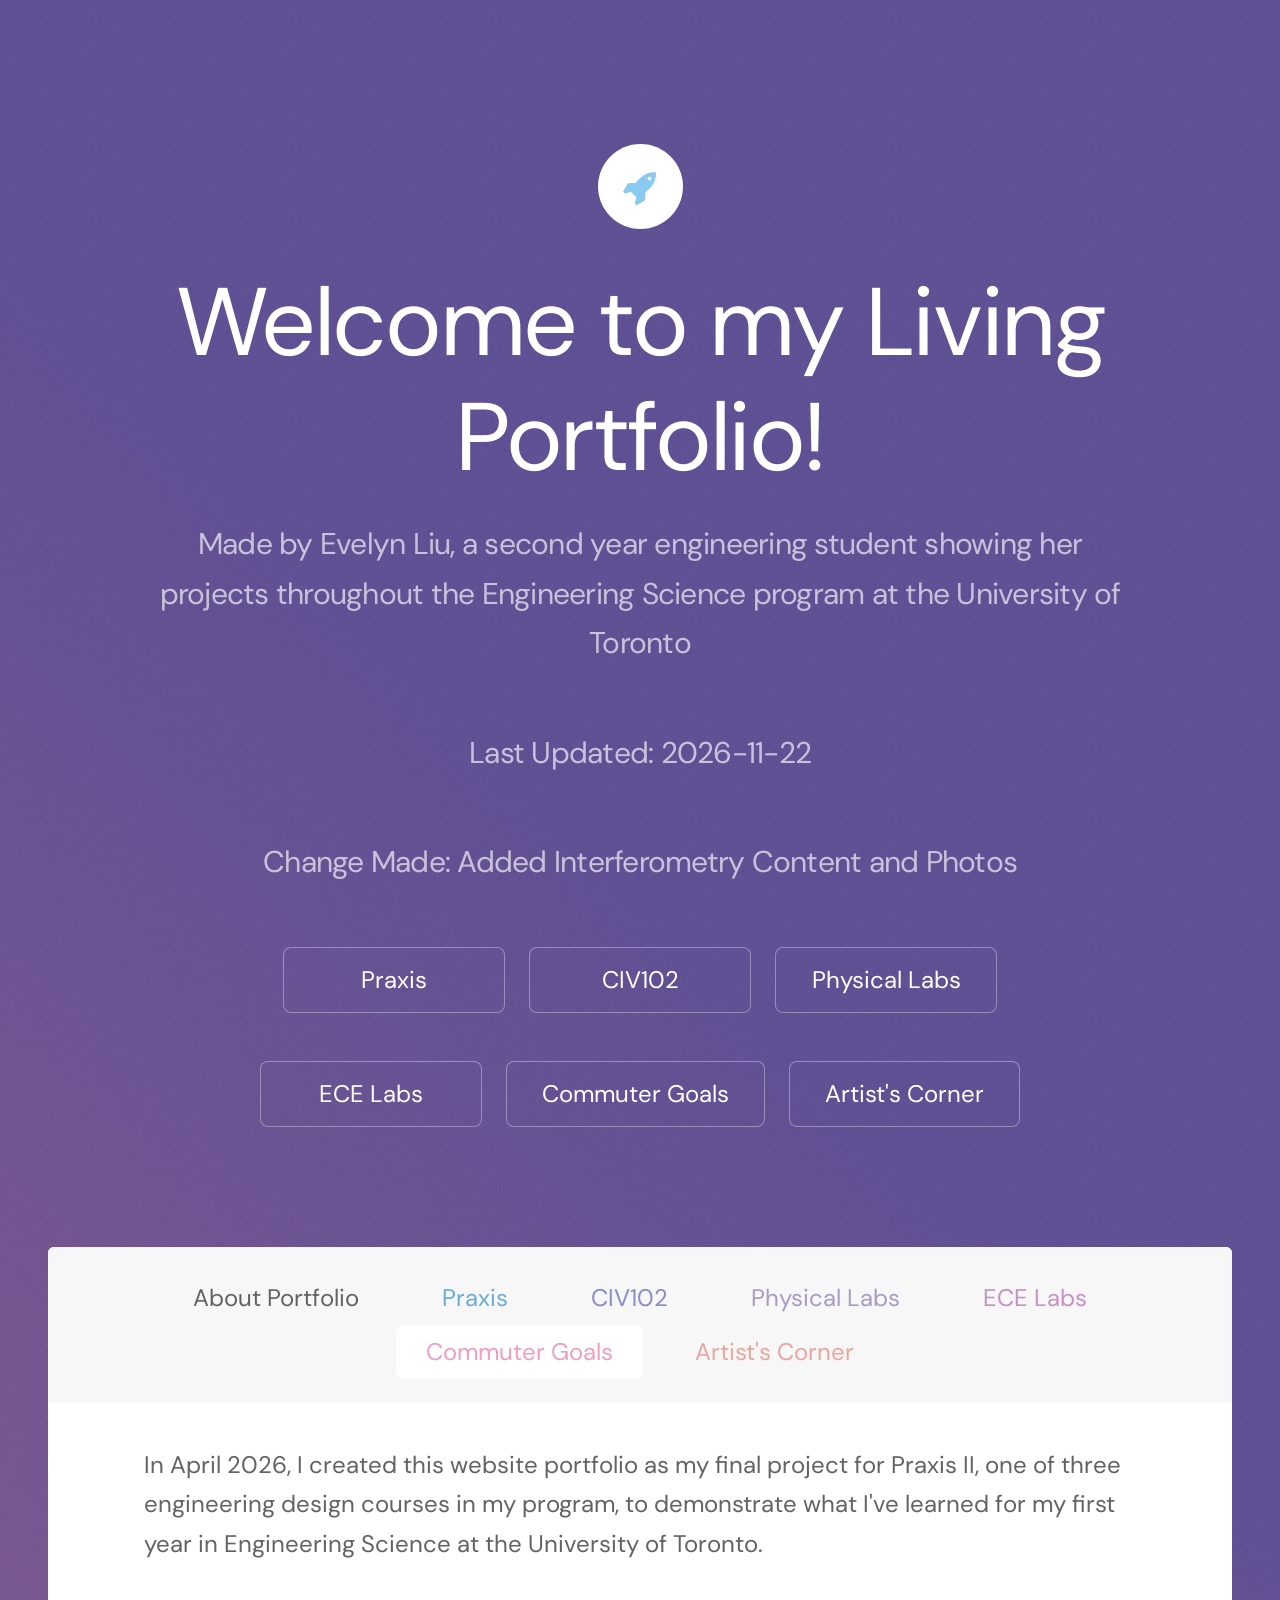
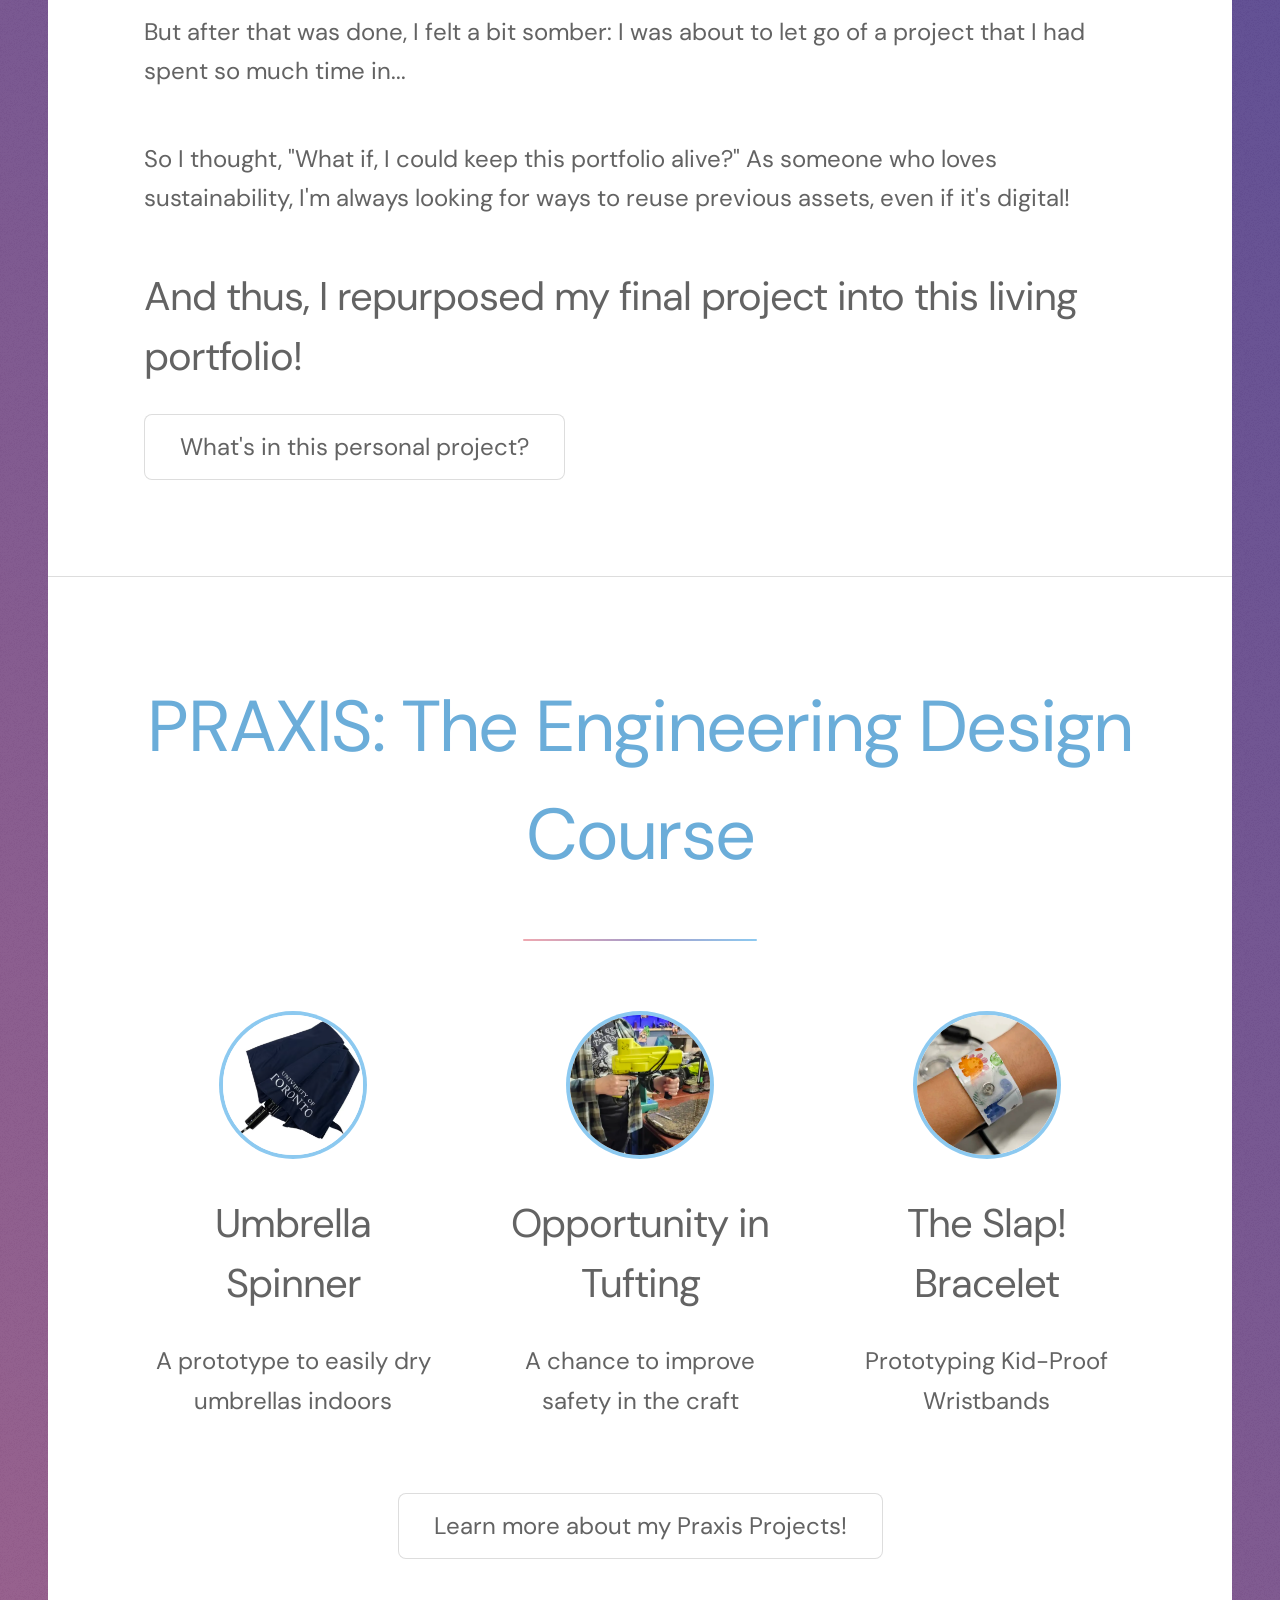
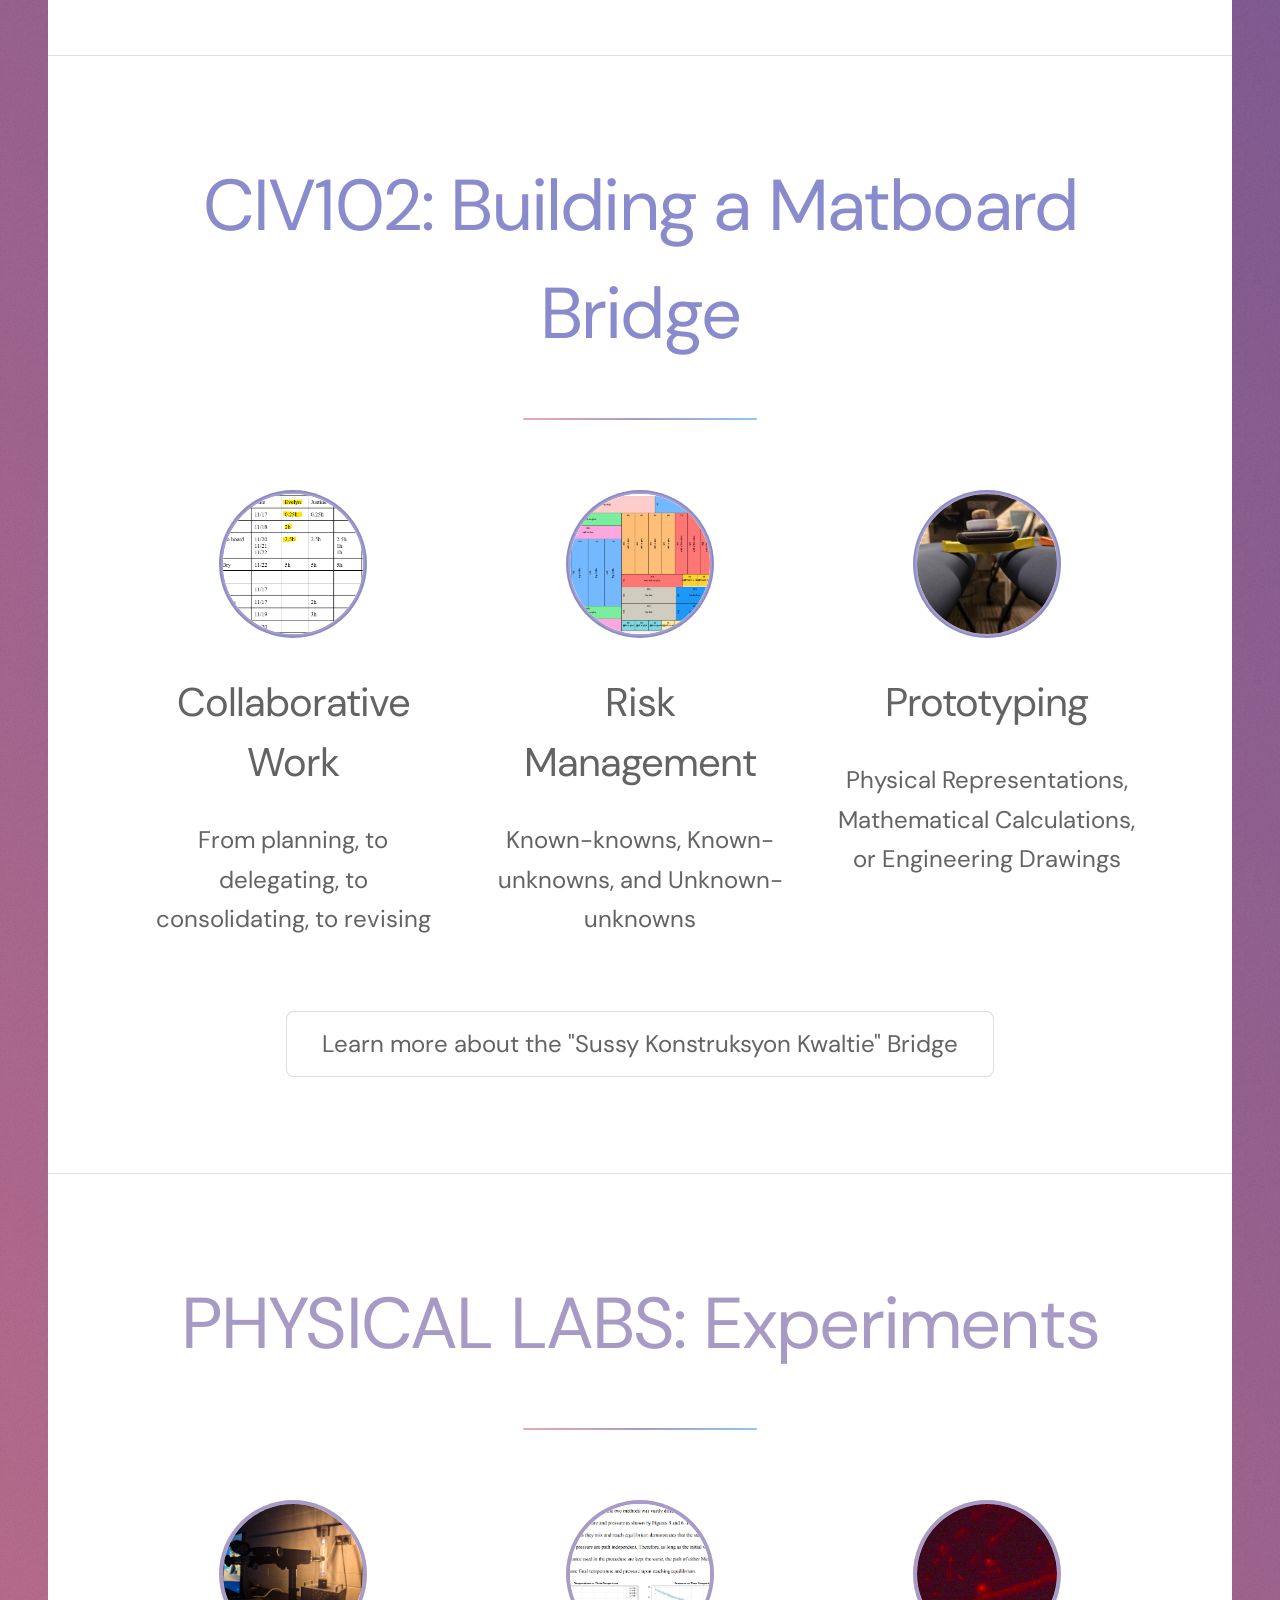
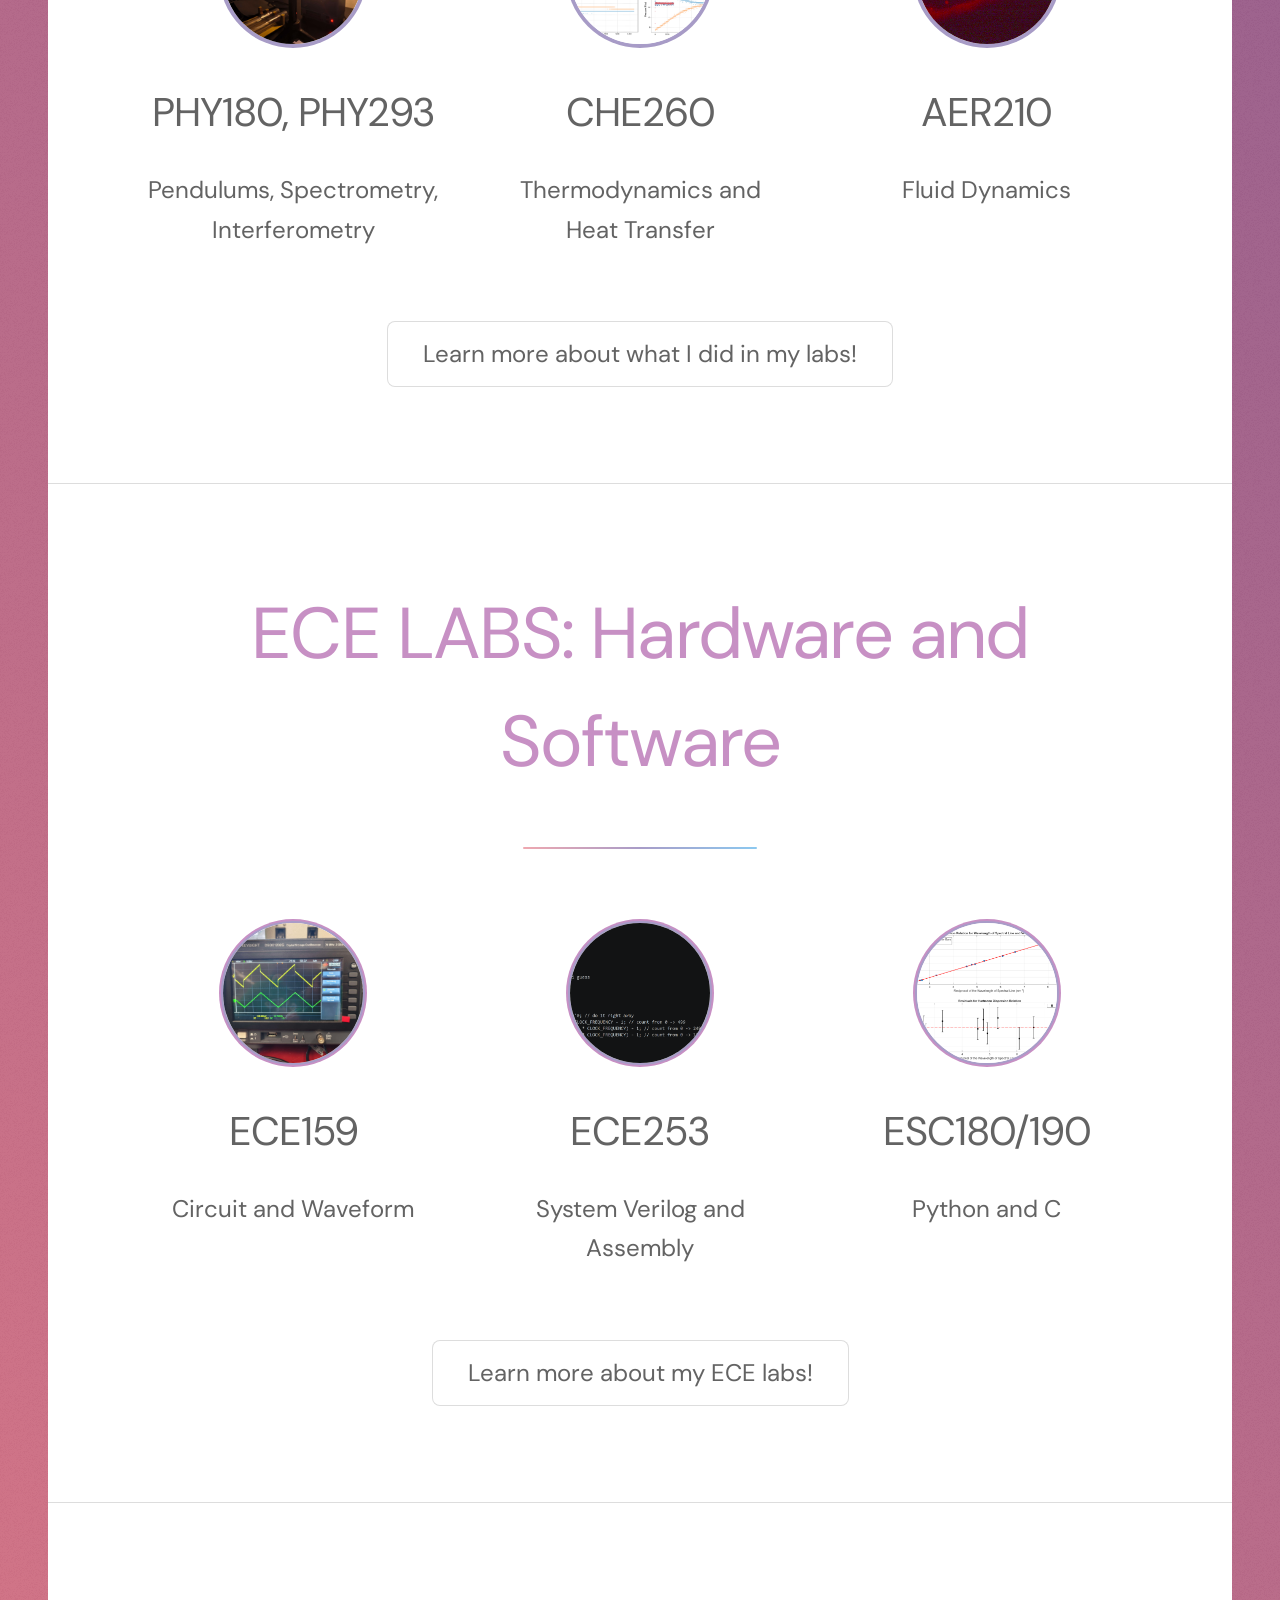
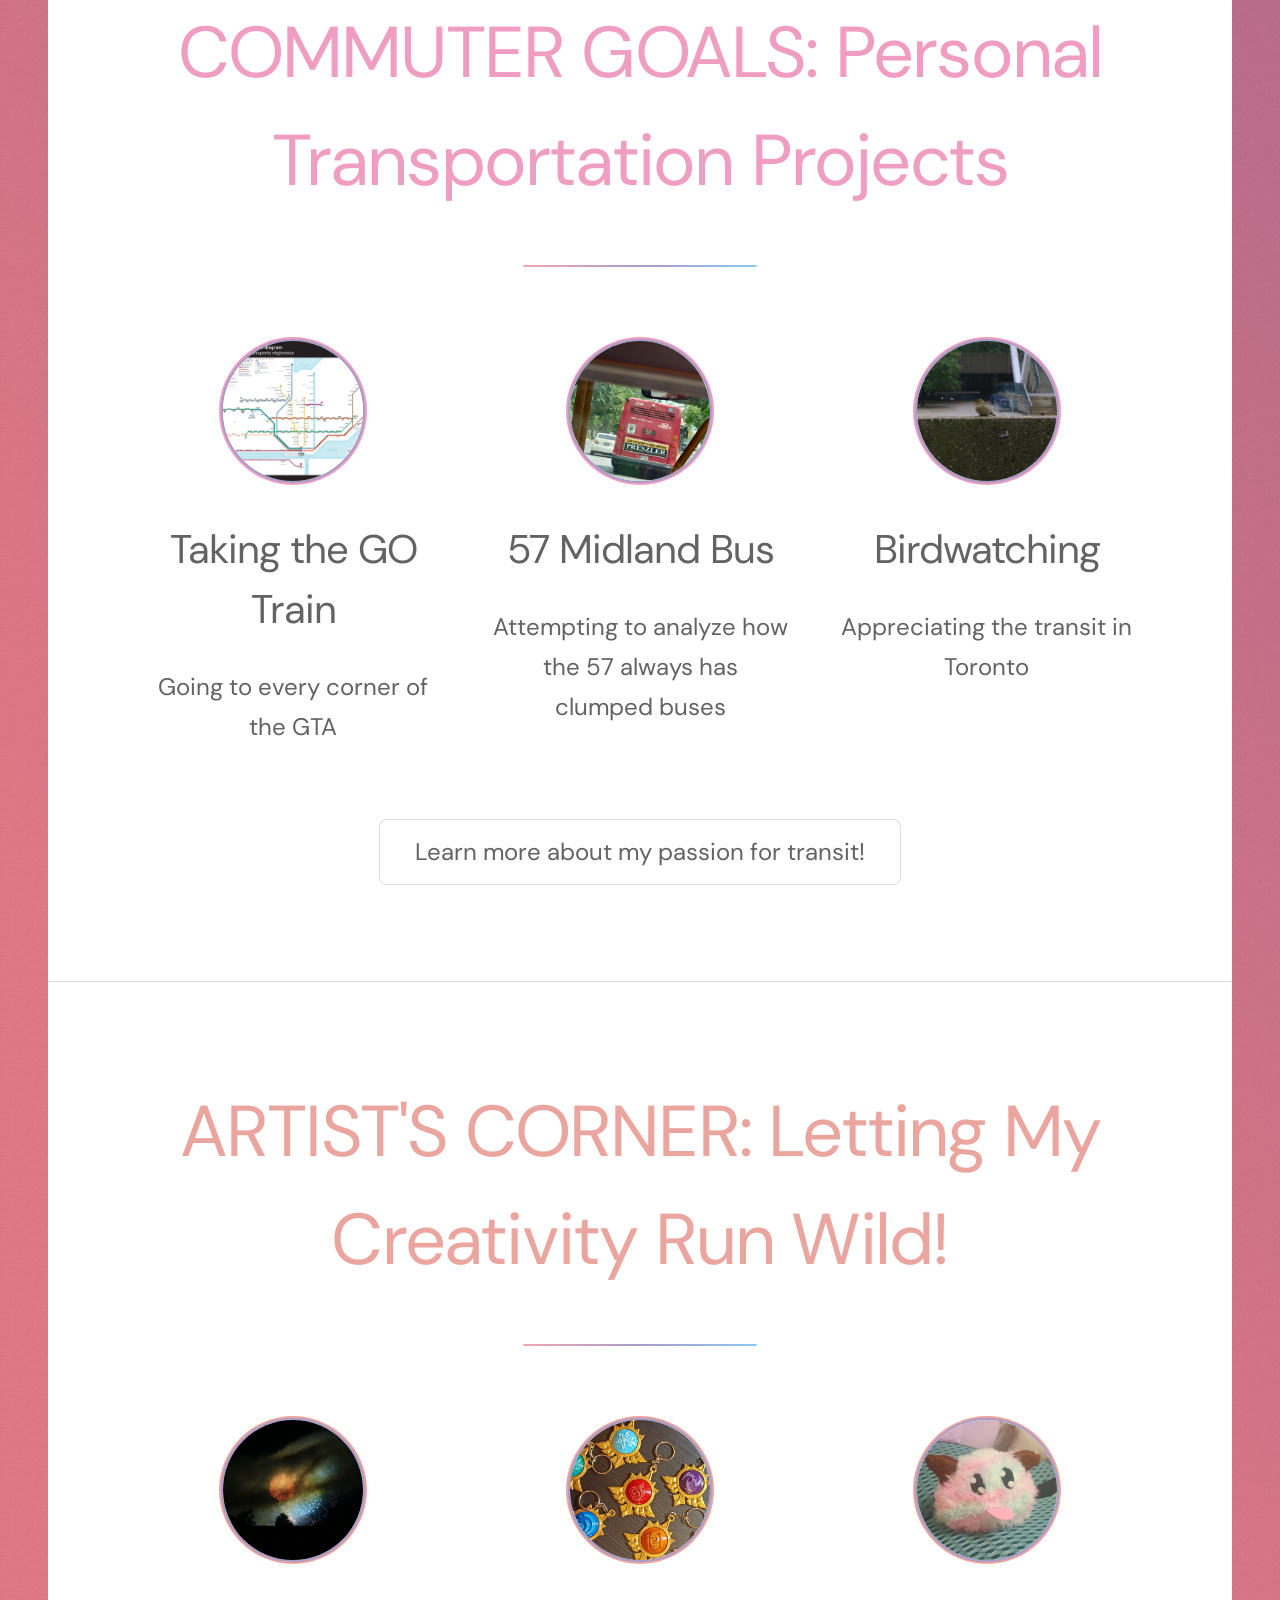
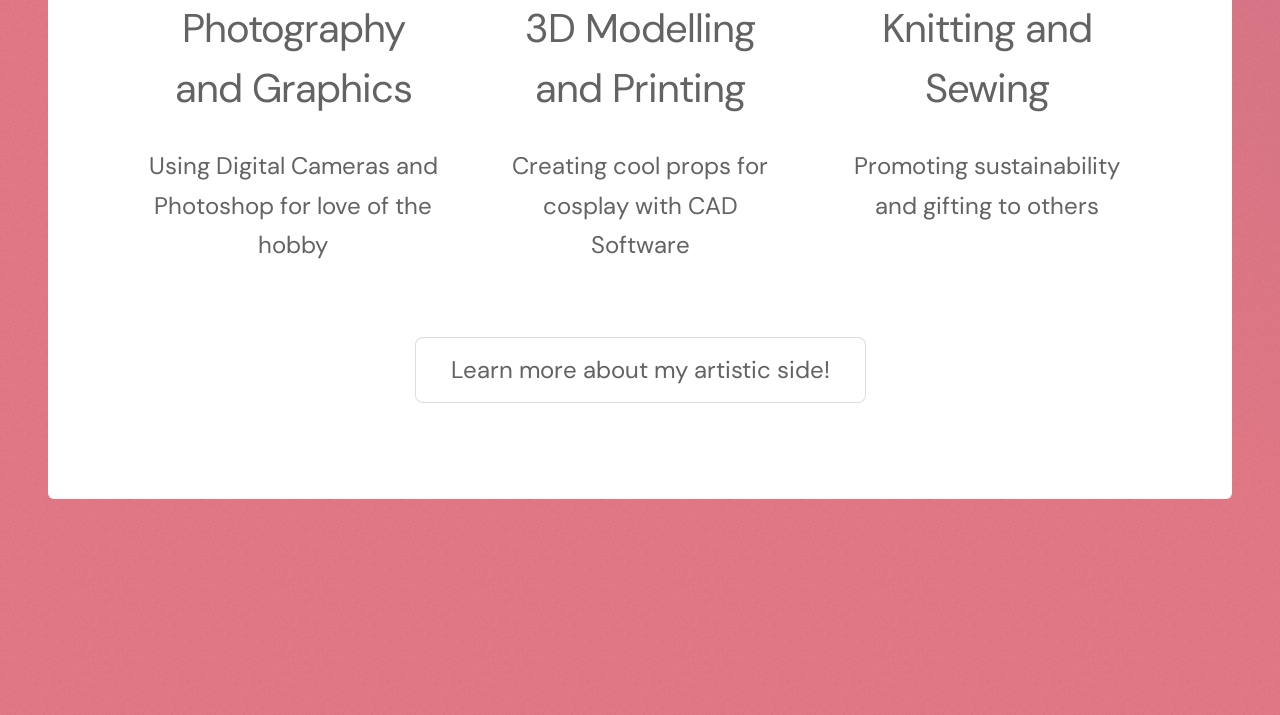
<file: index.html>
<!DOCTYPE HTML>
<!--
	Stellar by HTML5 UP
	html5up.net | @ajlkn
	Free for personal and commercial use under the CCA 3.0 license (html5up.net/license)
-->
<html>
	<head>
		<title>Evelyn's Design Portfolio</title>
		<meta charset="utf-8" />
		<meta name="viewport" content="width=device-width, initial-scale=1, user-scalable=no" />
		<link rel="stylesheet" href="assets/css/main.css" />
		<noscript><link rel="stylesheet" href="assets/css/noscript.css" /></noscript>
		
		<style>
			@font-face {
				font-family: 'DMSans';
				src: url('DMSans_24pt-Regular.ttf') format('truetype');
			}
			body{
				font-family: 'DMSans', sans-serif !important;
				font-size: 18pt !important; 
			}
			h1 { font-size: 4em !important; }
			h2 { font-size: 3em !important; }
			h3 { font-size: 30pt!important; }
			.babyblue {color: #6badd9;}
			.flins {color: #898bcd;}
			.varus {color: #a79bc6;}
			.march {color:#c790c4;}
			.justine {color: #ef9ec1;} 
			.peach {color: #eaa59f;} 
			

			.image-circle {
				display: inline-flex;
				align-items: center;
				justify-content: center;
				width: 6em;         
				height: 6em;
				border-radius: 100%;
				margin-bottom: 1.5em;
				overflow: hidden;
				position: relative;
				background-color: #ffffff; 
			}

			.image-circle::before, .image-circle::after {
				content: none !important;
			}

			.image-circle img {
				width: 100%;
				height: 100%;
				object-fit: cover;
				display: block;
			}

			.image-circle.style1 { box-shadow: 0 0 0 2px #8cc9f0; border: solid 2px #8cc9f0; }
			.image-circle.style2 { box-shadow: 0 0 0 2px #898bcd; border: solid 2px #a89cc8; }
			.image-circle.style3 { box-shadow: 0 0 0 2px #a79bc6; border: solid 2px #a89cc8; }
			.image-circle.style4 { box-shadow: 0 0 0 2px #c790c4; border: solid 2px #a89cc8; }
			.image-circle.style5 { box-shadow: 0 0 0 2px #ef9ec1; border: solid 2px #a89cc8; }
			.image-circle.style6 { box-shadow: 0 0 0 2px #eaa59f; border: solid 2px #a89cc8; }
			
			
			
		</style>
	</head>
	<body class="is-preload">

		<!-- Wrapper -->
			<div id="wrapper">

				<!-- Header -->
					<header id="header" class="alt">
						<span class="logo"><img src="images/logo.svg" alt="" /></span>
						<h1>Welcome to my Living Portfolio!</h1>
						<p>Made by Evelyn Liu, a second year engineering student showing her projects throughout the Engineering Science program at the University of Toronto</p>
						<p>Last Updated: 2026-11-22</p>
						<p>Change Made: Added Interferometry Content and Photos</p>
						<ul class="actions special">
							<li><a href="praxiss.html" class="button">Praxis</a></li>
							<li><a href="bridge.html" class="button">CIV102</a></li>
							<li><a href="phys.html" class="button">Physical Labs</a></li>
							<!--<li><a href="bib.html" class="button">Appreciation and Credits</a></li>--> 
						</ul>
						<ul class="actions special">
							<li><a href="ece.html" class="button">ECE Labs</a></li>
							<li><a href="ilovetrains.html" class="button">Commuter Goals</a></li>
							<li><a href="art.html" class="button">Artist's Corner</a></li>
							<!--<li><a href="bib.html" class="button">Appreciation and Credits</a></li>--> 
						</ul>
					</header>

				<!-- Nav -->
					<nav id="nav">
						<ul>
							<li><a href="#intro" class="active">About Portfolio</a></li>
							<li><a href="#first"><span class = "babyblue">Praxis</span></a></li>
							<li><a href="#second"><span class = "flins">CIV102</span></a></li>
							<li><a href="#third"><span class = "varus">Physical Labs</span></a></li>
							<li><a href="#fourth"><span class = "march">ECE Labs</span></a></li>
							<li><a href="#fifth"><span class = "justine">Commuter Goals</span></a></li>
							<li><a href="#sixth"><span class = "peach">Artist's Corner</span></a></li>
							<!--<li><a href="#cta"><span class = "justine">Appreciation and Credits</span></a></li>--> 
						</ul>
					</nav>

				<!-- Main -->
					<div id="main">

						<!-- Introduction -->
							<section id="intro" class="main">
										<p>In April 2026, I created this website portfolio as my final project for Praxis II, one of three engineering design courses in my program, to demonstrate what I've learned for my first year in Engineering Science at the University of Toronto.</p>
										<p>But after that was done, I felt a bit somber: I was about to let go of a project that I had spent so much time in...</span></p>
										<p>So I thought, "What if, I could keep this portfolio alive?" As someone who loves sustainability, I'm always looking for ways to reuse previous assets, even if it's digital!</p>
										<h3>And thus, I repurposed my final project into this living portfolio!</h3>
										<ul class="actions">
											<li><a href="#first" class="button">What's in this personal project?</a></li>
										</ul>
							</section>

						<!-- First Section -->
							<section id="first" class="main special">
								<header class="major">
									<h2><span class = "babyblue">PRAXIS: The Engineering Design Course</span></h2>
								</header>
								<ul class="features">
									<li>
										<span class="image-circle style1">
											<img src = "images/uoftumbrella.png" alt=""/>
										</span>
										<h3>Umbrella Spinner</h3>
										<p>A prototype to easily dry umbrellas indoors</p>
									</li>
									<li>
										<span class="image-circle style1">
											<img src = "images/tuftinggun.png" alt=""/>
										</span>
										<h3>Opportunity in Tufting</h3>
										<p>A chance to improve safety in the craft</p>
									</li>
									<li>
										<span class="image-circle style1">
											<img src = "images/wristband.png" alt=""/>
										</span>
										<h3>The Slap! Bracelet</h3>
										<p>Prototyping Kid-Proof Wristbands</p>
									</li>
								</ul>
								<footer class="major">
									<ul class="actions special">
										<li><a href="praxiss.html" class="button">Learn more about my Praxis Projects!</a></li>
									</ul>
								</footer>
							</section>

						<!-- Second Section -->
							<section id="second" class="main special">
								<header class="major">
									<h2><span class = "flins">CIV102: Building a Matboard Bridge</span></h2>
								</header>
								<ul class="features">
									<li>
										<span class="image-circle style2">
											<img src = "images/delegatetasks.png" alt=""/>
										</span>
										<h3>Collaborative Work</h3>
										<p>From planning, to delegating, to consolidating, to revising</p>
									</li>
									<li>
										<span class="image-circle style2">
											<img src = "images/matboardrisk.png" alt=""/>
										</span>
										<h3>Risk Management</h3>
										<p>Known-knowns, Known-unknowns, and Unknown-unknowns</p>
									</li>
									<li>
										<span class="image-circle style2">
											<img src = "images/bridgeproto.jpg" alt=""/>
										</span>
										<h3>Prototyping</h3>
										<p>Physical Representations, Mathematical Calculations, or Engineering Drawings</p>
									</li>
								</ul>
								<footer class="major">
									<ul class="actions special">
										<li><a href="bridge.html" class="button">Learn more about the "Sussy Konstruksyon Kwaltie" Bridge</a></li>
									</ul>
								</footer>
							</section>


						<!-- Third Section -->
							<section id="third" class="main special">
								<header class="major">
									<h2><span class = "varus">PHYSICAL LABS: Experiments </span></h2>
								</header>
								<ul class="features">
									<li>
										<span class="image-circle style3">
											<img src = "images/helium.jpg" alt=""/>
										</span>
										<h3>PHY180, PHY293</h3>
										<p>Pendulums, Spectrometry, Interferometry</p>
									</li>
									<li>
										<span class="image-circle style3">
											<img src = "images/Idealgas.png" alt=""/>
										</span>
										<h3>CHE260</h3>
										<p>Thermodynamics and Heat Transfer</p>
									</li>
									<li>
										<span class="image-circle style3">
											<img src = "images/microfluidicsbend.jpg" alt=""/>
										</span>
										<h3>AER210</h3>
										<p>Fluid Dynamics</p>
									</li>
								</ul>
								<footer class="major">
									<ul class="actions special">
										<li><a href="phys.html" class="button">Learn more about what I did in my labs!</a></li>
									</ul>
								</footer>
							</section>

						<!-- Fourth Section -->
							<section id="fourth" class="main special">
								<header class="major">
									<h2><span class = "march">ECE LABS: Hardware and Software </span></h2>
								</header>
								<ul class="features">
									<li>
										<span class="image-circle style4">
											<img src = "images/waveform.jpg" alt=""/>
										</span>
										<h3>ECE159</h3>
										<p>Circuit and Waveform</p>
									</li>
									<li>
										<span class="image-circle style4">
											<img src = "images/countersv.png" alt=""/>
										</span>
										<h3>ECE253</h3>
										<p>System Verilog and Assembly</p>
									</li>
									<li>
										<span class="image-circle style4">
											<img src = "images/labplots.png" alt=""/>
										</span>
										<h3>ESC180/190</h3>
										<p>Python and C</p>
									</li>
								</ul>
								<footer class="major">
									<ul class="actions special">
										<li><a href="ece.html" class="button">Learn more about my ECE labs!</a></li>
									</ul>
								</footer>
							</section>

						<!-- Fifth Section -->
							<section id="fifth" class="main special">
								<header class="major">
									<h2><span class = "justine">COMMUTER GOALS: Personal Transportation Projects </span></h2>
								</header>
								<ul class="features">
									<li>
										<span class="image-circle style5">
											<img src = "images/gotrainmap.png" alt=""/>
										</span>
										<h3>Taking the GO Train</h3>
										<p>Going to every corner of the GTA</p>
									</li>
									<li>
										<span class="image-circle style5">
											<img src = "images/57one.jpg" alt=""/>
										</span>
										<h3>57 Midland Bus</h3>
										<p>Attempting to analyze how the 57 always has clumped buses</p>
									</li>
									<li>
										<span class="image-circle style5">
											<img src = "images/fatsparrow.JPG" alt=""/>
										</span>
										<h3>Birdwatching</h3>
										<p>Appreciating the transit in Toronto</p>
									</li>
								</ul>
								<footer class="major">
									<ul class="actions special">
										<li><a href="ilovetrains.html" class="button">Learn more about my passion for transit!</a></li>
									</ul>
								</footer>
							</section>

						<!-- Sixth Section -->
							<section id="sixth" class="main special">
								<header class="major">
									<h2><span class = "peach">ARTIST'S CORNER: Letting My Creativity Run Wild! </span></h2>
								</header>
								<ul class="features">
									<li>
										<span class="image-circle style6">
											<img src = "images/Fireworks.JPG" alt=""/>
										</span>
										<h3>Photography and Graphics</h3>
										<p>Using Digital Cameras and Photoshop for love of the hobby</p>
									</li>
									<li>
										<span class="image-circle style6">
											<img src = "images/visions.png" alt=""/>
										</span>
										<h3>3D Modelling and Printing</h3>
										<p>Creating cool props for cosplay with CAD Software</p>
									</li>
									<li>
										<span class="image-circle style6">
											<img src = "images/porothree.jpg" alt=""/>
										</span>
										<h3>Knitting and Sewing</h3>
										<p>Promoting sustainability and gifting to others</p>
									</li>
								</ul>
								<footer class="major">
									<ul class="actions special">
										<li><a href="art.html" class="button">Learn more about my artistic side!</a></li>
									</ul>
								</footer>
							</section>
								
						<!-- Sources and Credits -->
						<!--
							<section id="cta" class="main special">
								<header class="major">
									<h2><span class = "justine">Appreciation and Credits</span></h2>
									<p>Huge thanks to my peers, my teammates, and the teaching team for courses ESC101, CIV102, and ESC102! None of these projects would be possible without you folks.</p>
								</header>
								
								<footer class="major">
									<ul class="actions special">
										<li><a href="bib.html" class="button">What happens after these projects?</a></li>
										not needed <li><a href="generic.html" class="button">Learn More</a></li>
									</ul>
								</footer>
								
							</section>
						-->

					</div>
				<!-- Footer -->
					<footer id="footer">
						<!-- 
						<section>
							<h2>Aliquam sed mauris</h2>
							<p>Sed lorem ipsum dolor sit amet et nullam consequat feugiat consequat magna adipiscing tempus etiam dolore veroeros. eget dapibus mauris. Cras aliquet, nisl ut viverra sollicitudin, ligula erat egestas velit, vitae tincidunt odio.</p>
							<ul class="actions">
								<li><a href="generic.html" class="button">Learn More</a></li>
							</ul>
						</section>
						
						<section>
							<h2>Etiam feugiat</h2>
							<dl class="alt">
								<dt>Address</dt>
								<dd>1234 Somewhere Road &bull; Nashville, TN 00000 &bull; USA</dd>
								<dt>Phone</dt>
								<dd>(000) 000-0000 x 0000</dd>
								<dt>Email</dt>
								<dd><a href="#">information@untitled.tld</a></dd>
							</dl>
					
							<ul class="icons">
								<li><a href="#" class="icon brands fa-twitter alt"><span class="label">Twitter</span></a></li>
								<li><a href="#" class="icon brands fa-facebook-f alt"><span class="label">Facebook</span></a></li>
								<li><a href="#" class="icon brands fa-instagram alt"><span class="label">Instagram</span></a></li>
								<li><a href="#" class="icon brands fa-github alt"><span class="label">GitHub</span></a></li>
								<li><a href="#" class="icon brands fa-dribbble alt"><span class="label">Dribbble</span></a></li>
							</ul>
						</section>
						
						<p> Website template from: <a href="https://html5up.net">HTML5 UP</a>.</p>
					-->
					</footer>
			</div>

		<!-- Scripts -->
			<script src="assets/js/jquery.min.js"></script>
			<script src="assets/js/jquery.scrollex.min.js"></script>
			<script src="assets/js/jquery.scrolly.min.js"></script>
			<script src="assets/js/browser.min.js"></script>
			<script src="assets/js/breakpoints.min.js"></script>
			<script src="assets/js/util.js"></script>
			<script src="assets/js/main.js"></script>

	</body>
</html>
</file>
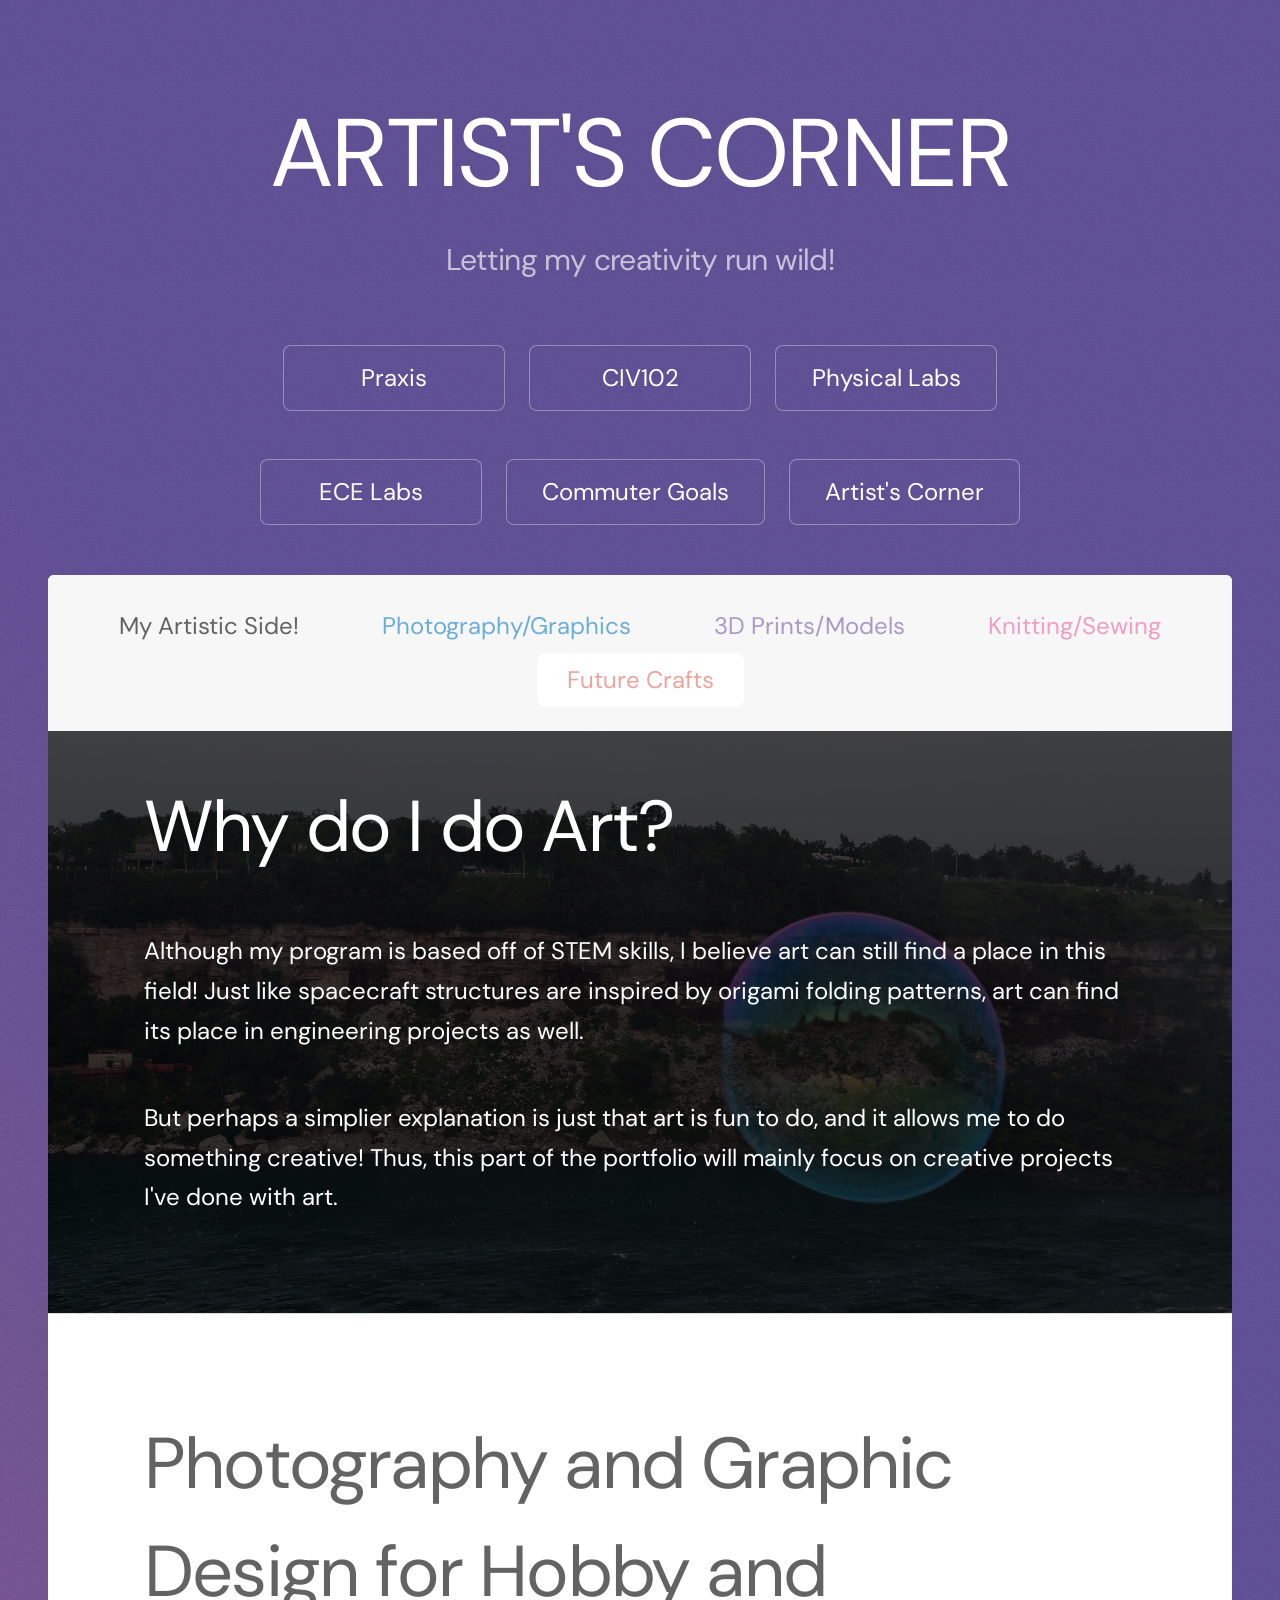
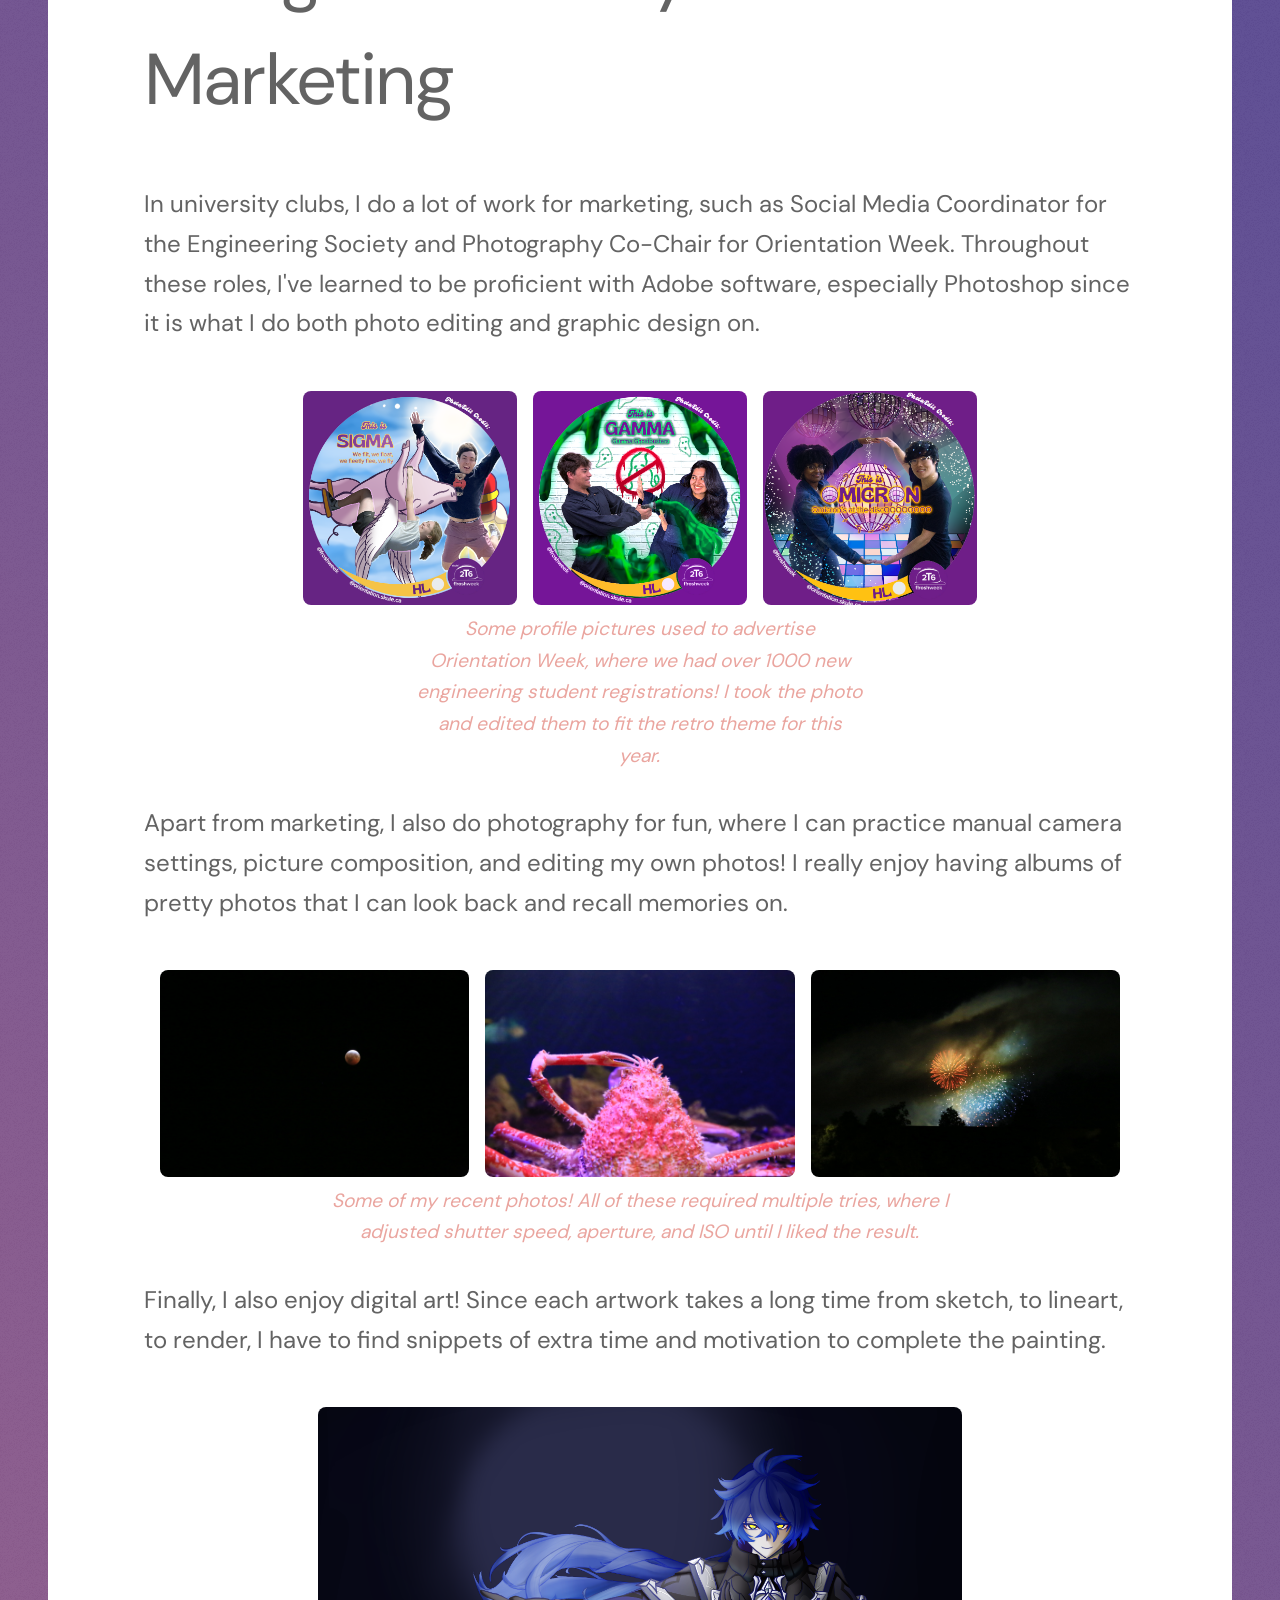
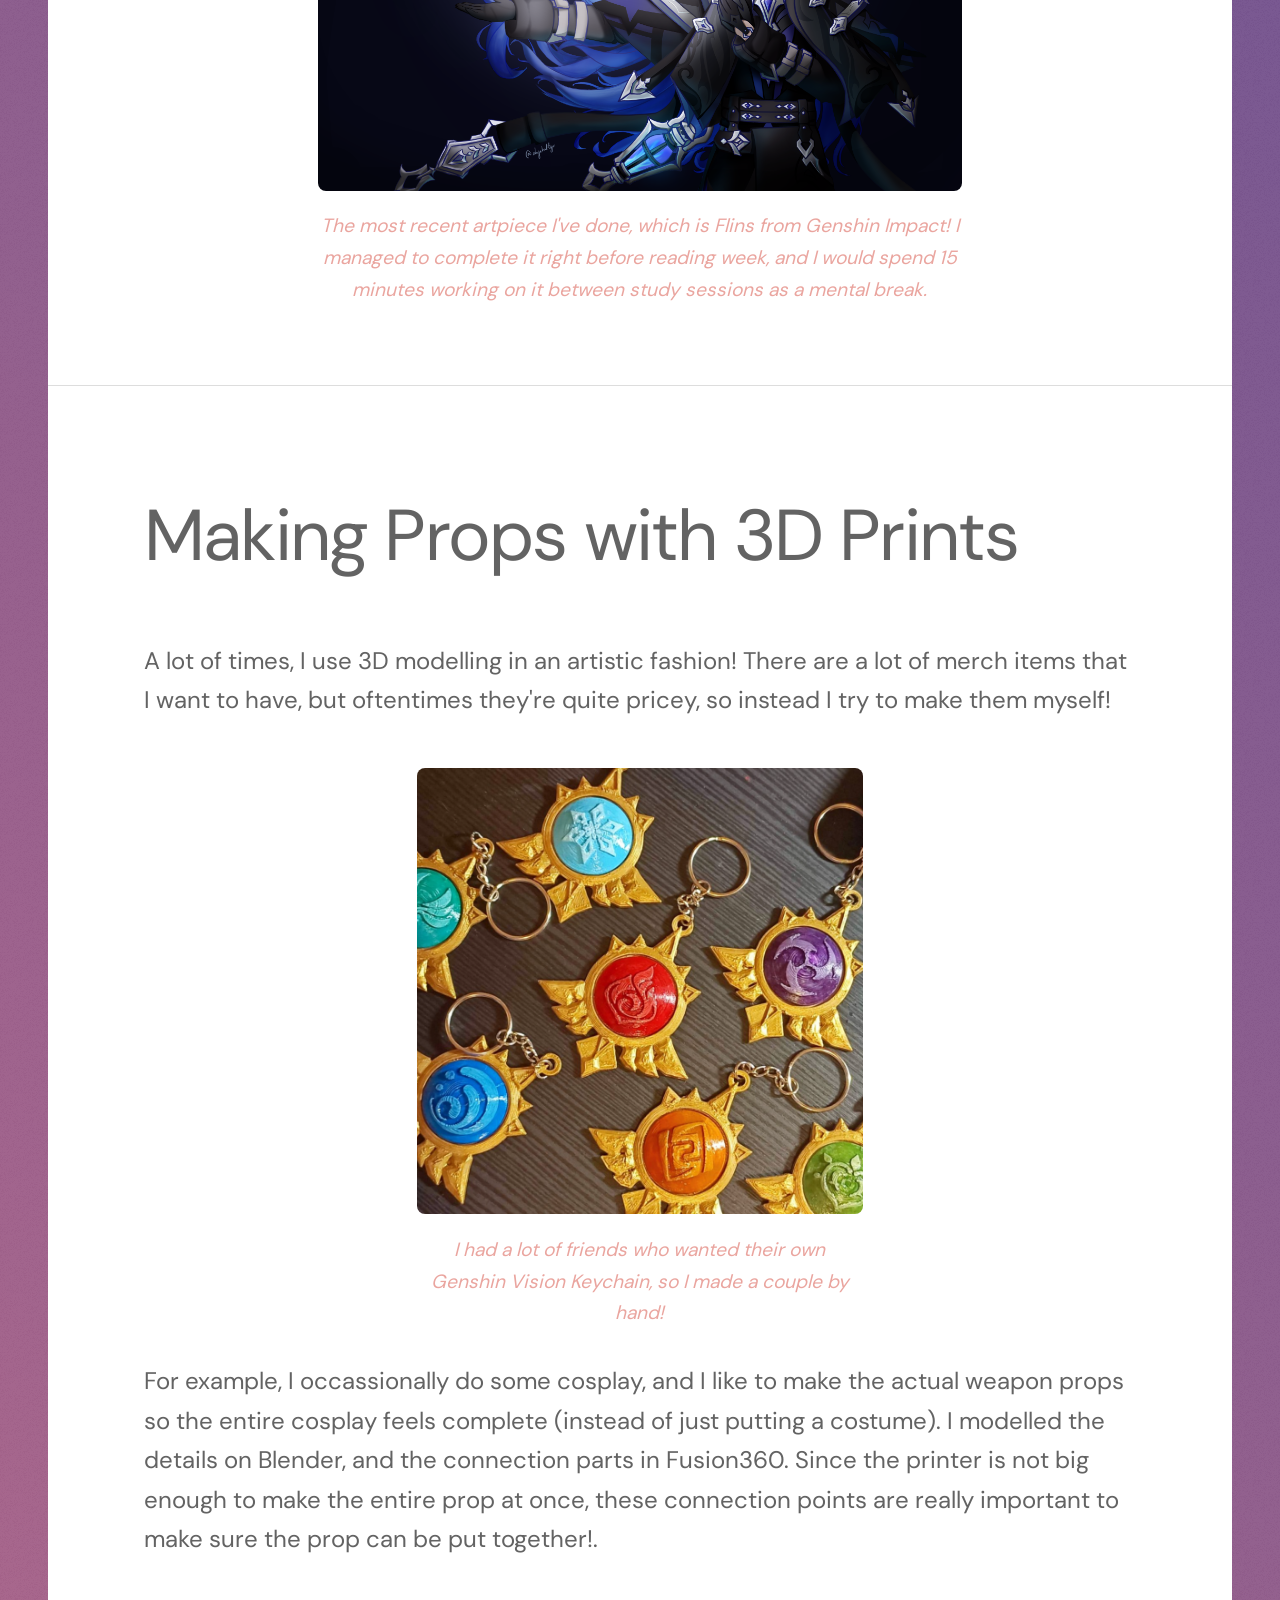
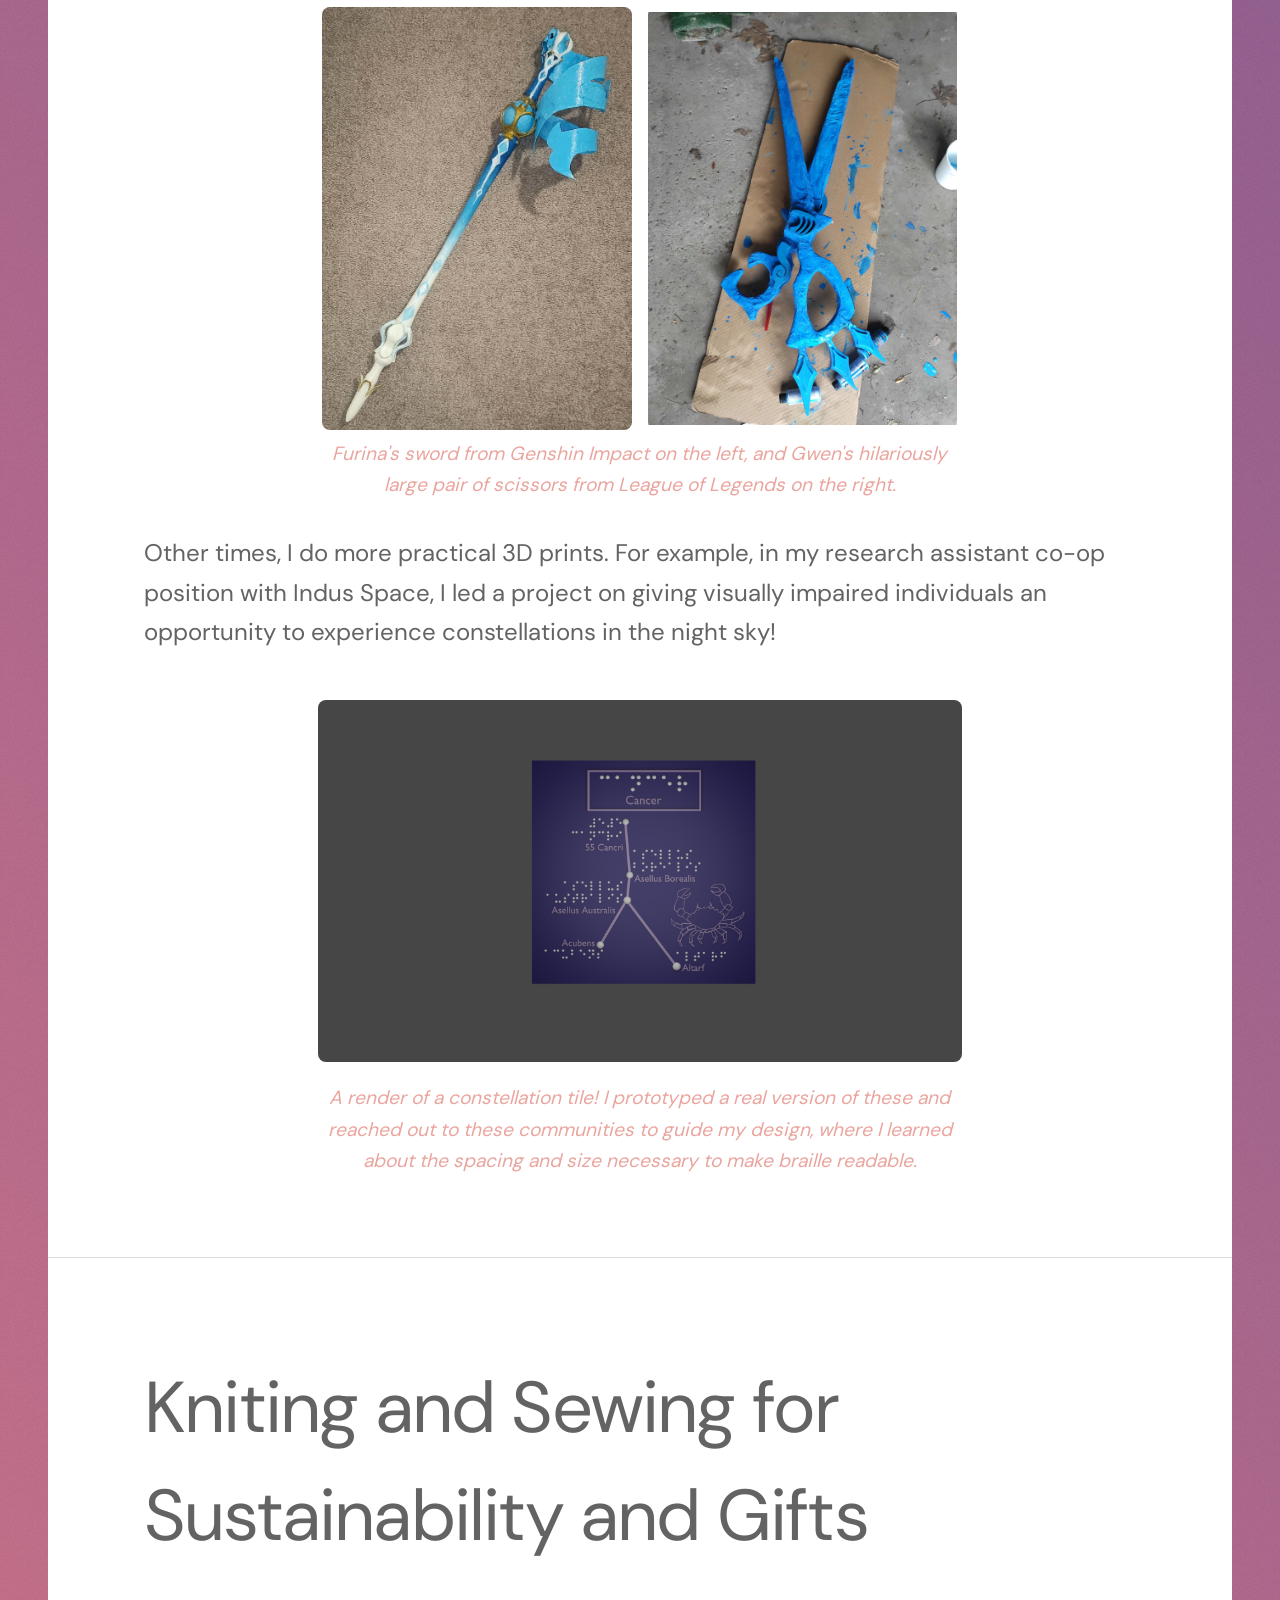
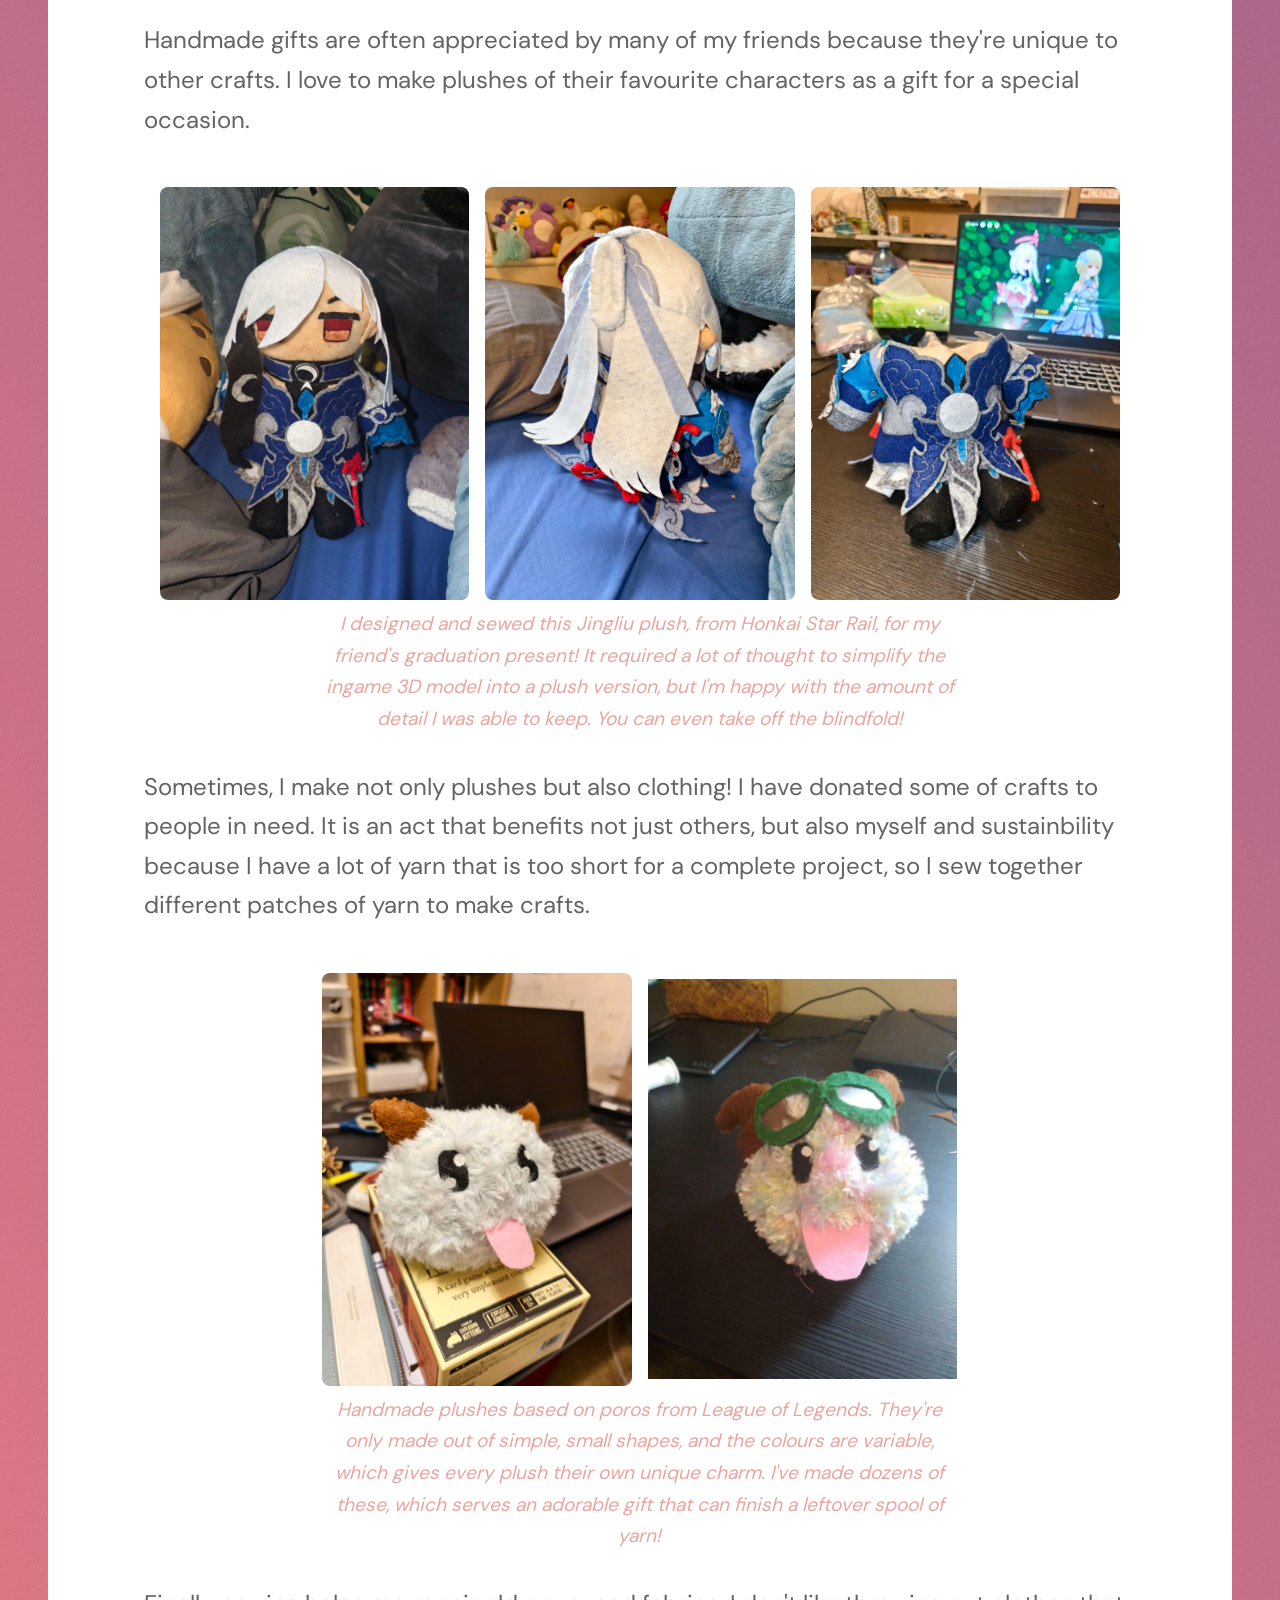
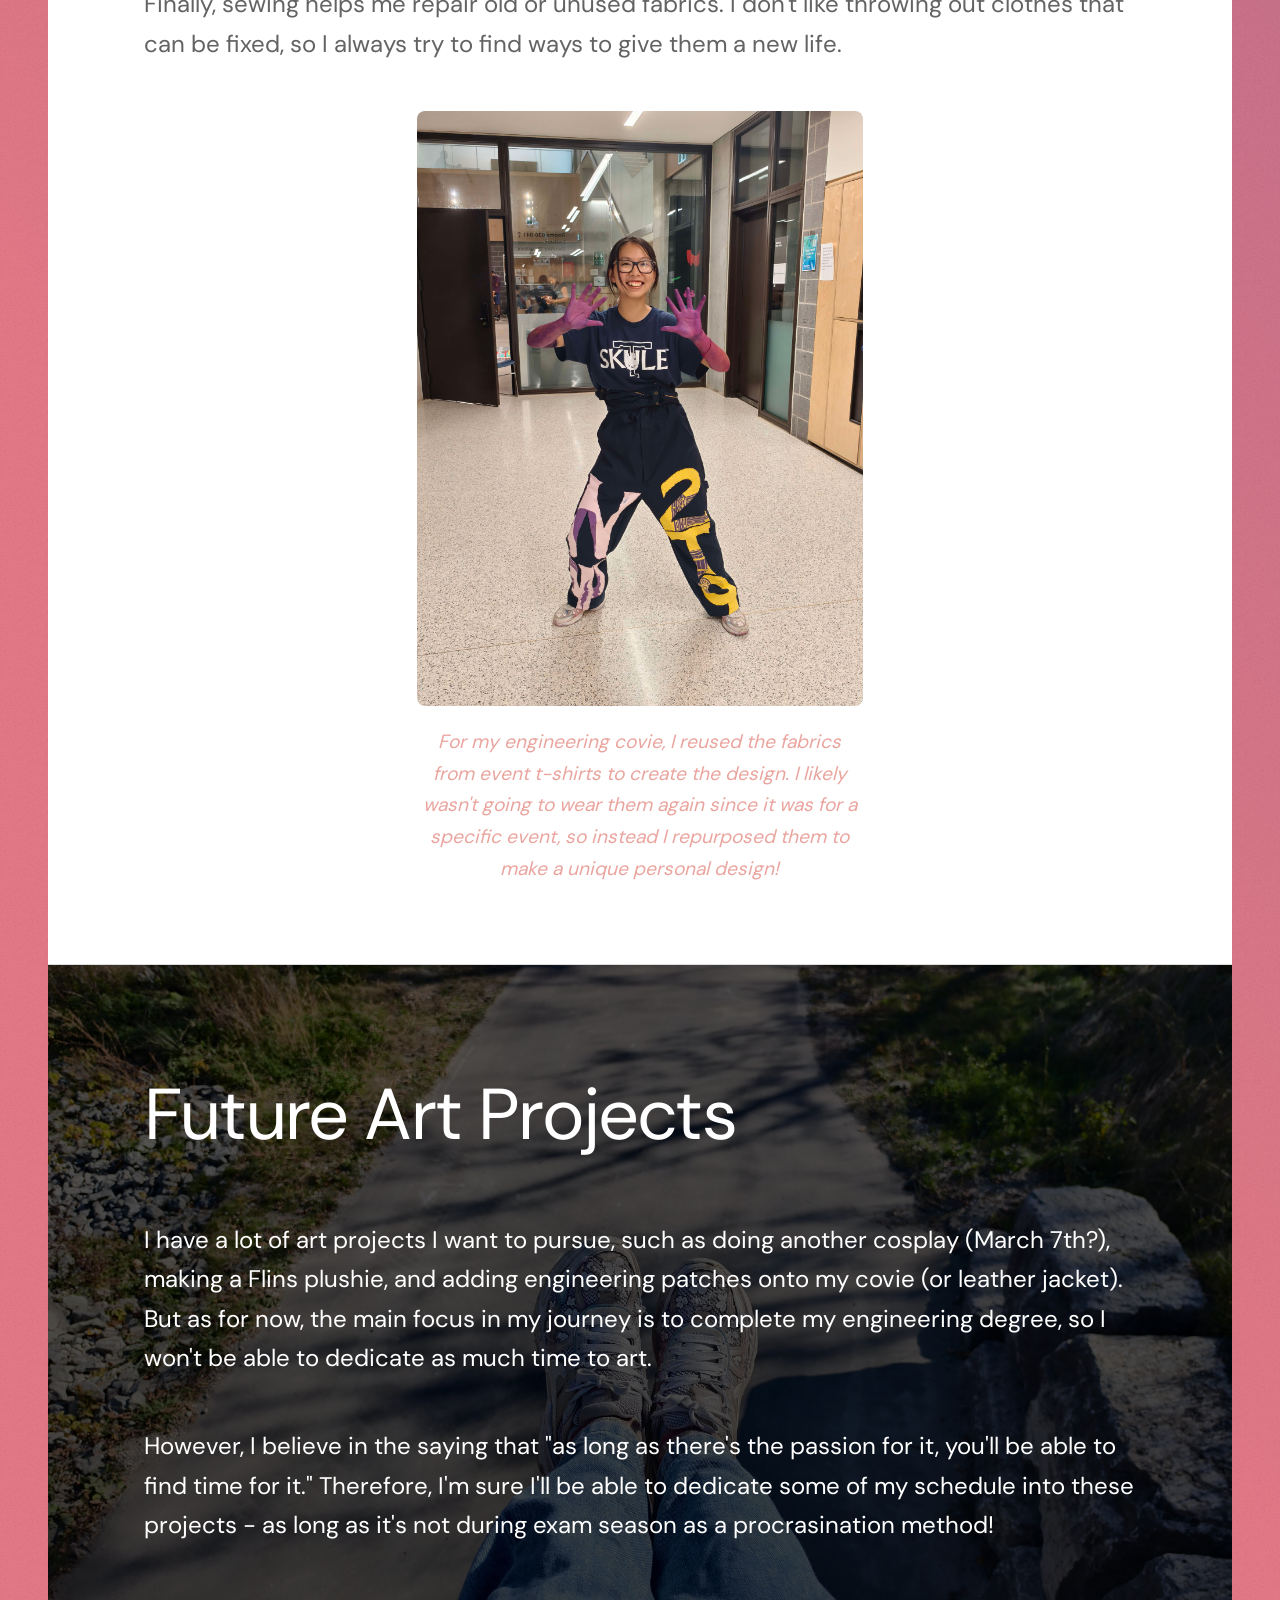
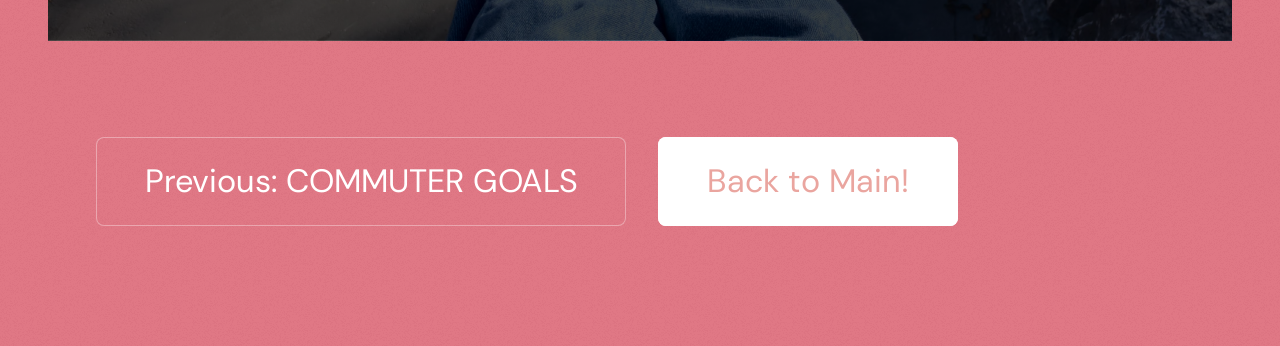
<file: art.html>
<!DOCTYPE HTML>
<!--
	Stellar by HTML5 UP
	html5up.net | @ajlkn
	Free for personal and commercial use under the CCA 3.0 license (html5up.net/license)
-->
<html>
	<head>
		<title>Artist's Corner</title>
		<meta charset="utf-8" />
		<meta name="viewport" content="width=device-width, initial-scale=1, user-scalable=no" />
		<link rel="stylesheet" href="assets/css/main.css" />
		<noscript><link rel="stylesheet" href="assets/css/noscript.css" /></noscript>
	
		<style>
			@font-face {
				font-family: 'DMSans';
				src: url('DMSans_24pt-Regular.ttf') format('truetype');
			}
			body{
				font-family: 'DMSans', sans-serif !important;
				font-size: 18pt !important; 
			}
			h1 { font-size: 4em !important; }
			h2 { font-size: 3em !important; }
			h3 { font-size: 2em !important; }
			.babyblue {color: #6badd9;}
			.flins {color: #898bcd;}
			.varus {color: #a79bc6;}
			.march {color:#c790c4;}
			.justine {color: #ef9ec1;} 
			.peach {color: #eaa59f;} 

			#footer .actions.special {
				display: flex;
				justify-content: center;
				padding-left: 0;
				list-style: none;
				margin: 0 auto; 
				gap: 2rem;
				width: fit-content;
			}

			#footer .actions.special li {
				padding-left: 0;
			}

			.button.primary {
				background-color: #ffffff !important;
				background-image: none !important; 
				color: #eaa59f !important;       
				box-shadow: inset 0 0 0 2px #ffffff !important; 
			}
			
			.button.disabled {
				visibility: hidden;
			}

			#intro {
				background-image: linear-gradient(rgba(0, 0, 0, 0.65), rgba(0, 0, 0, 0.75)), url('images/bubble.jpg'); 
				background-size: cover;          
				background-position: center;     
				background-repeat: no-repeat;    
				color: #ffffff;                   
				padding: 4em 2em;                
			}

			#conc {
				background-image: linear-gradient(rgba(0, 0, 0, 0.65), rgba(0, 0, 0, 0.75)), url('images/nextstep.jpg'); 
				background-size: cover;           
				background-position: center;      
				background-repeat: no-repeat;    
				color: #ffffff;                   
				padding: 4em 2em;                 
			}

			#intro h2 {
    		color: #ffffff !important;
			}

			#conc h2 {
    		color: #ffffff !important;
			}

			
			.image-small {
				width: 65%;           
				margin: 0 auto 2rem;  
			}

			.image-tiny {
				width: 45%;           
				margin: 0 auto 2rem;  
			}

			.image-norm {
				width: 100%;           
				margin: 0 auto 2rem;  
			}

			
			.image-small img {
				width: 100%;
				height: auto;
				border-radius: 8px;   
			}

			.image-tiny img {
				width: 100%;
				height: auto;
				border-radius: 8px;   
			}

			
			figcaption {
				text-align: center;
				font-size: 0.8em;     
				font-style: italic;
				color: #eaa59f;       
				margin-top: 0.5rem;
			}

			.image-row {
				display: flex;
				justify-content: center; 
				gap: 1rem;              
				margin-bottom: 0.5rem;  
			}

			
			.image-row img {
				flex: 1;               
				max-width: 48%;        
				height: auto;
				border-radius: 8px;
				object-fit: scale-down;
			}
			
		</style>
	</head>
	<body class="is-preload">

		<!-- Wrapper -->
			<div id="wrapper">

				<!-- Header -->
					<header id="header">
						<h1>ARTIST'S CORNER</h1>
						<p>Letting my creativity run wild!</p>
						<ul class="actions special">
							<li><a href="praxiss.html" class="button">Praxis</a></li>
							<li><a href="bridge.html" class="button">CIV102</a></li>
							<li><a href="phys.html" class="button">Physical Labs</a></li>
							<!--<li><a href="bib.html" class="button">Appreciation and Credits</a></li>--> 
						</ul>
						<ul class="actions special">
							<li><a href="ece.html" class="button">ECE Labs</a></li>
							<li><a href="ilovetrains.html" class="button">Commuter Goals</a></li>
							<li><a href="art.html" class="button">Artist's Corner</a></li>
							<!--<li><a href="bib.html" class="button">Appreciation and Credits</a></li>--> 
						</ul>
					</header>
				
				<!--navigation-->
					<nav id="nav">
						<ul>
							<li><a href="#intro" class="active">My Artistic Side!</a></li>
							<li><a href="#first"><span class = "babyblue">Photography/Graphics</span></a></li>
							<li><a href="#second"><span class = "varus">3D Prints/Models</span></a></li>
							<li><a href="#third"><span class = "justine">Knitting/Sewing</span></a></li>
							<li><a href="#conc"><span class = "peach">Future Crafts</span></a></li>
						</ul>
					</nav>

				<!-- Main -->
					<div id="main">

						<!-- Content -->
							<section id="intro" class="main">
								<h2>Why do I do Art?</h2>
								<p>Although my program is based off of STEM skills, I believe art can still find a place in this field! Just like spacecraft structures are inspired by origami folding patterns, art can find its place in engineering projects as well.</p> 
								<p>But perhaps a simplier explanation is just that art is fun to do, and it allows me to do something creative! Thus, this part of the portfolio will mainly focus on creative projects I've done with art.</p>
							</section>
							
							<section id="first" class="main">
								<h2>Photography and Graphic Design for Hobby and Marketing</h2>
								<p>In university clubs, I do a lot of work for marketing, such as Social Media Coordinator for the Engineering Society and Photography Co-Chair for Orientation Week. Throughout these roles, I've learned to be proficient with Adobe software, especially Photoshop since it is what I do both photo editing and graphic design on.</p>
								<figure class="image-tiny">
									<div class="image-row">
										<img src="images/sigma.png" alt="" />
										<img src="images/gamma.png" alt="" />
										<img src="images/omicron.png" alt="" />
									</div>
									<figcaption>Some profile pictures used to advertise Orientation Week, where we had over 1000 new engineering student registrations! I took the photo and edited them to fit the retro theme for this year.</figcaption>
								</figure>
								<p>Apart from marketing, I also do photography for fun, where I can practice manual camera settings, picture composition, and editing my own photos! I really enjoy having albums of pretty photos that I can look back and recall memories on.</p>
								<figure class="image-small">
									<div class="image-row">
										<img src="images/lunareclipse.JPG" alt="" />
										<img src="images/crabo7.JPG" alt="" />
										<img src="images/Fireworks.JPG" alt="" />
									</div>
									<figcaption>Some of my recent photos! All of these required multiple tries, where I adjusted shutter speed, aperture, and ISO until I liked the result.</figcaption>
								</figure>
								<p>Finally, I also enjoy digital art! Since each artwork takes a long time from sketch, to lineart, to render, I have to find snippets of extra time and motivation to complete the painting.</span></p> 
								<figure class="image-small">
									<img src="images/chandelure.png" alt="" />
									<figcaption>The most recent artpiece I've done, which is Flins from Genshin Impact! I managed to complete it right before reading week, and I would spend 15 minutes working on it between study sessions as a mental break.</figcaption>
								</figure>
							</section>

							<section id="second" class="main">
								<h2>Making Props with 3D Prints</h2>
								<p>A lot of times, I use 3D modelling in an artistic fashion! There are a lot of merch items that I want to have, but oftentimes they're quite pricey, so instead I try to make them myself!</p>
								<figure class="image-tiny">
										<img src="images/visions.png" alt="" />
									<figcaption>I had a lot of friends who wanted their own Genshin Vision Keychain, so I made a couple by hand!</figcaption>
								</figure>
								<p>For example, I occassionally do some cosplay, and I like to make the actual weapon props so the entire cosplay feels complete (instead of just putting a costume). I modelled the details on Blender, and the connection parts in Fusion360. Since the printer is not big enough to make the entire prop at once, these connection points are really important to make sure the prop can be put together!. </p>
								<figure class="image-small">
									<div class="image-row">
										<img src="images/furina.png" alt="" />
										<img src="images/gwen.jpg" alt="" />
									</div>
									<figcaption>Furina's sword from Genshin Impact on the left, and Gwen's hilariously large pair of scissors from League of Legends on the right.</figcaption>
								</figure>
								<p>Other times, I do more practical 3D prints. For example, in my research assistant co-op position with Indus Space, I led a project on giving visually impaired individuals an opportunity to experience constellations in the night sky!</p>
								<figure class="image-small">
									<img src="images/cancertile.png" alt="" />
									<figcaption>A render of a constellation tile! I prototyped a real version of these and reached out to these communities to guide my design, where I learned about the spacing and size necessary to make braille readable. </figcaption>
								</figure>
							</section>

							<section id="third" class="main">
								<h2>Kniting and Sewing for Sustainability and Gifts </h2>
								<p>Handmade gifts are often appreciated by many of my friends because they're unique to other crafts. I love to make plushes of their favourite characters as a gift for a special occasion.</p>
								<figure class="image-small">
									<div class="image-row">
										<img src="images/fullplush.jpg" alt="" />
										<img src="images/backplush.jpg" alt="" />
										<img src="images/bodyplush.jpg" alt="" />
										
									</div>
									<figcaption>I designed and sewed this Jingliu plush, from Honkai Star Rail, for my friend's graduation present! It required a lot of thought to simplify the ingame 3D model into a plush version, but I'm happy with the amount of detail I was able to keep. You can even take off the blindfold!</figcaption>
								</figure>
								<p>Sometimes, I make not only plushes but also clothing! I have donated some of crafts to people in need. It is an act that benefits not just others, but also myself and sustainbility because I have a lot of yarn that is too short for a complete project, so I sew together different patches of yarn to make crafts. </span></p>
								<figure class="image-small">
									<div class="image-row">
										<img src="images/poroone.jpg" alt="" />
										<img src="images/porotwo.jpg" alt="" />
									</div>
									<figcaption>Handmade plushes based on poros from League of Legends. They're only made out of simple, small shapes, and the colours are variable, which gives every plush their own unique charm. I've made dozens of these, which serves an adorable gift that can finish a leftover spool of yarn!</figcaption>
								</figure>
								<p>Finally, sewing helps me repair old or unused fabrics. I don't like throwing out clothes that can be fixed, so I always try to find ways to give them a new life. </p>
								<figure class="image-tiny">
									<img src="images/covie.jpg" alt="" />
									<figcaption>For my engineering covie, I reused the fabrics from event t-shirts to create the design. I likely wasn't going to wear them again since it was for a specific event, so instead I repurposed them to make a unique personal design!</figcaption>
								</figure>
							</section>

							<section id="conc" class="main">
								<h2>Future Art Projects</h2>					
								<p>I have a lot of art projects I want to pursue, such as doing another cosplay (March 7th?), making a Flins plushie, and adding engineering patches onto my covie (or leather jacket). But as for now, the main focus in my journey is to complete my engineering degree, so I won't be able to dedicate as much time to art.</p>
								<p>However, I believe in the saying that "as long as there's the passion for it, you'll be able to find time for it." Therefore, I'm sure I'll be able to dedicate some of my schedule into these projects - as long as it's not during exam season as a procrasination method! </p>
							</section>
					</div>

				 
					<footer id="footer">
    					<ul class="actions special">
							<li><a href="ilovetrains.html" class="button large">Previous: COMMUTER GOALS</a></li>
        					<li><a href="index.html" class="button large primary">Back to Main!</a></li>
							<li><a href="" class="button disabled">xxx</a></li>
    					</ul>
					</footer>
					
			</div>

		<!-- Scripts -->
			<script src="assets/js/jquery.min.js"></script>
			<script src="assets/js/jquery.scrollex.min.js"></script>
			<script src="assets/js/jquery.scrolly.min.js"></script>
			<script src="assets/js/browser.min.js"></script>
			<script src="assets/js/breakpoints.min.js"></script>
			<script src="assets/js/util.js"></script>
			<script src="assets/js/main.js"></script>

	</body>
</html>
</file>
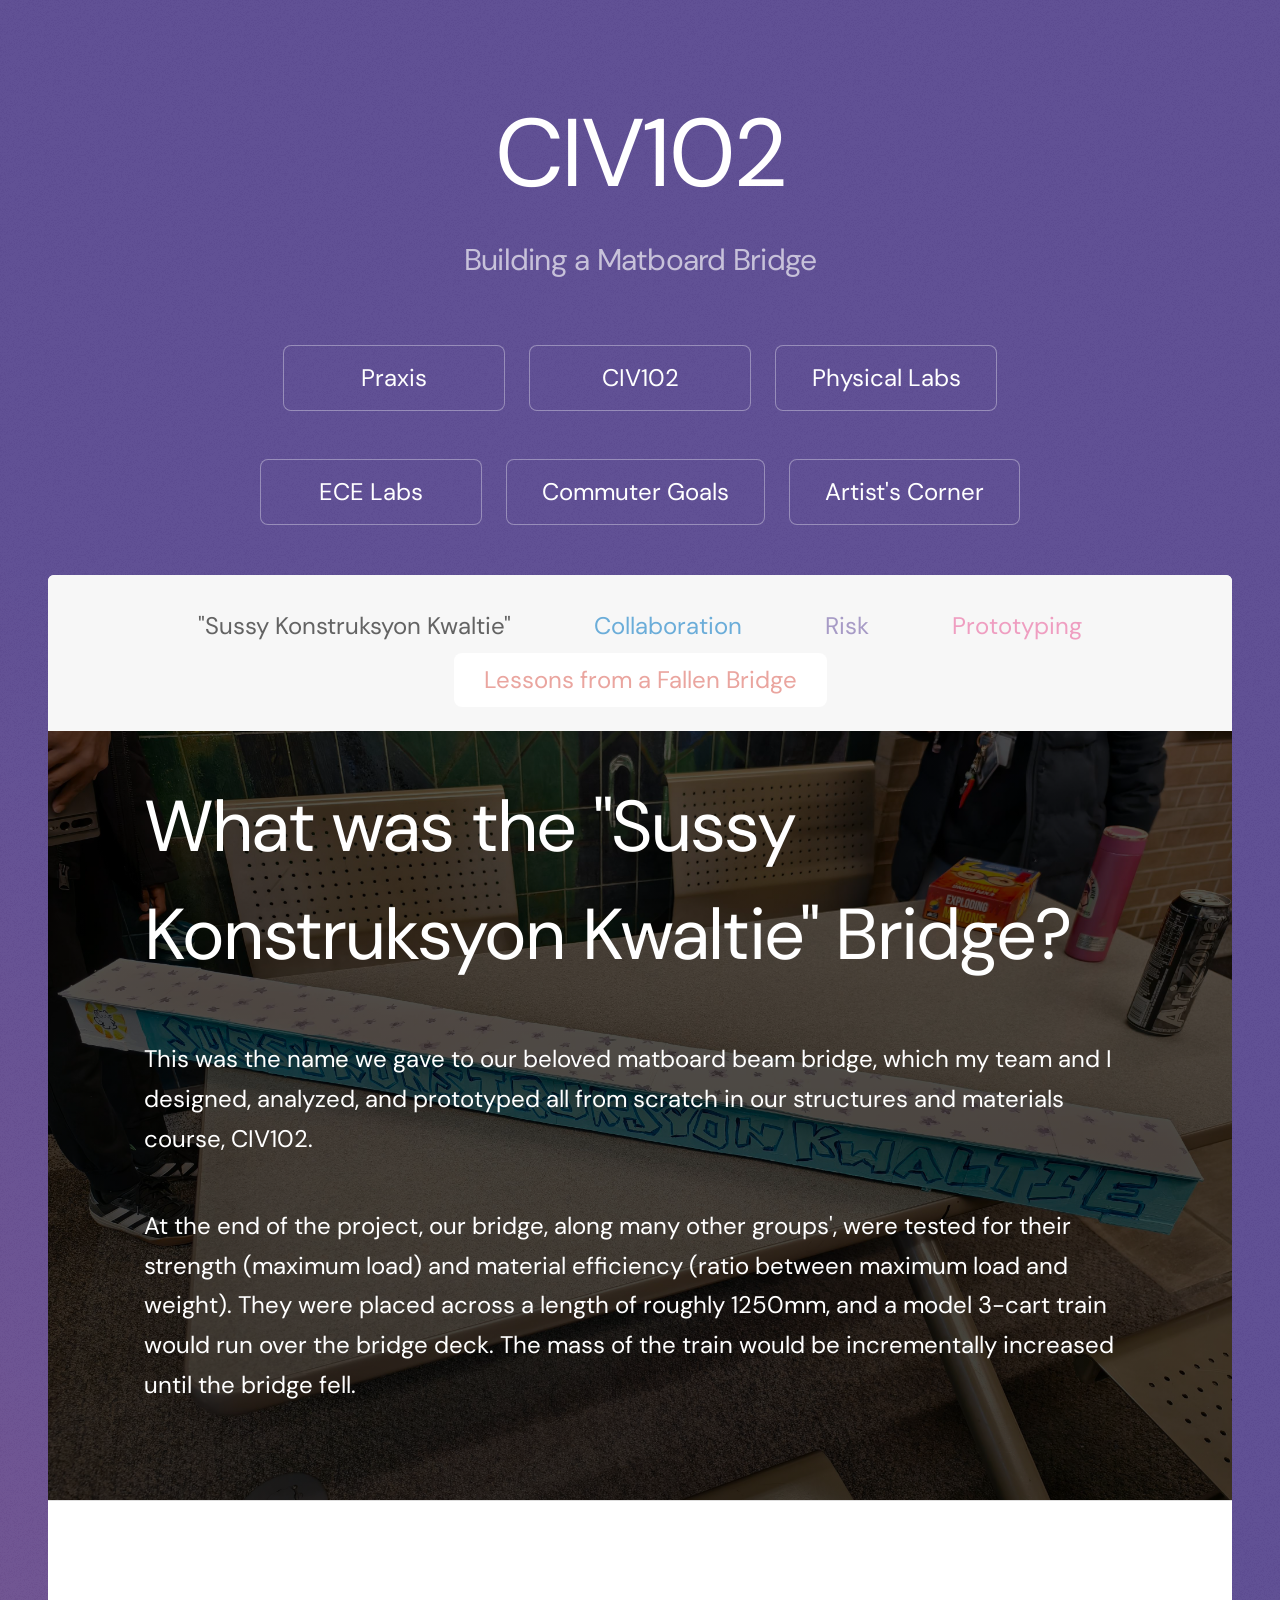
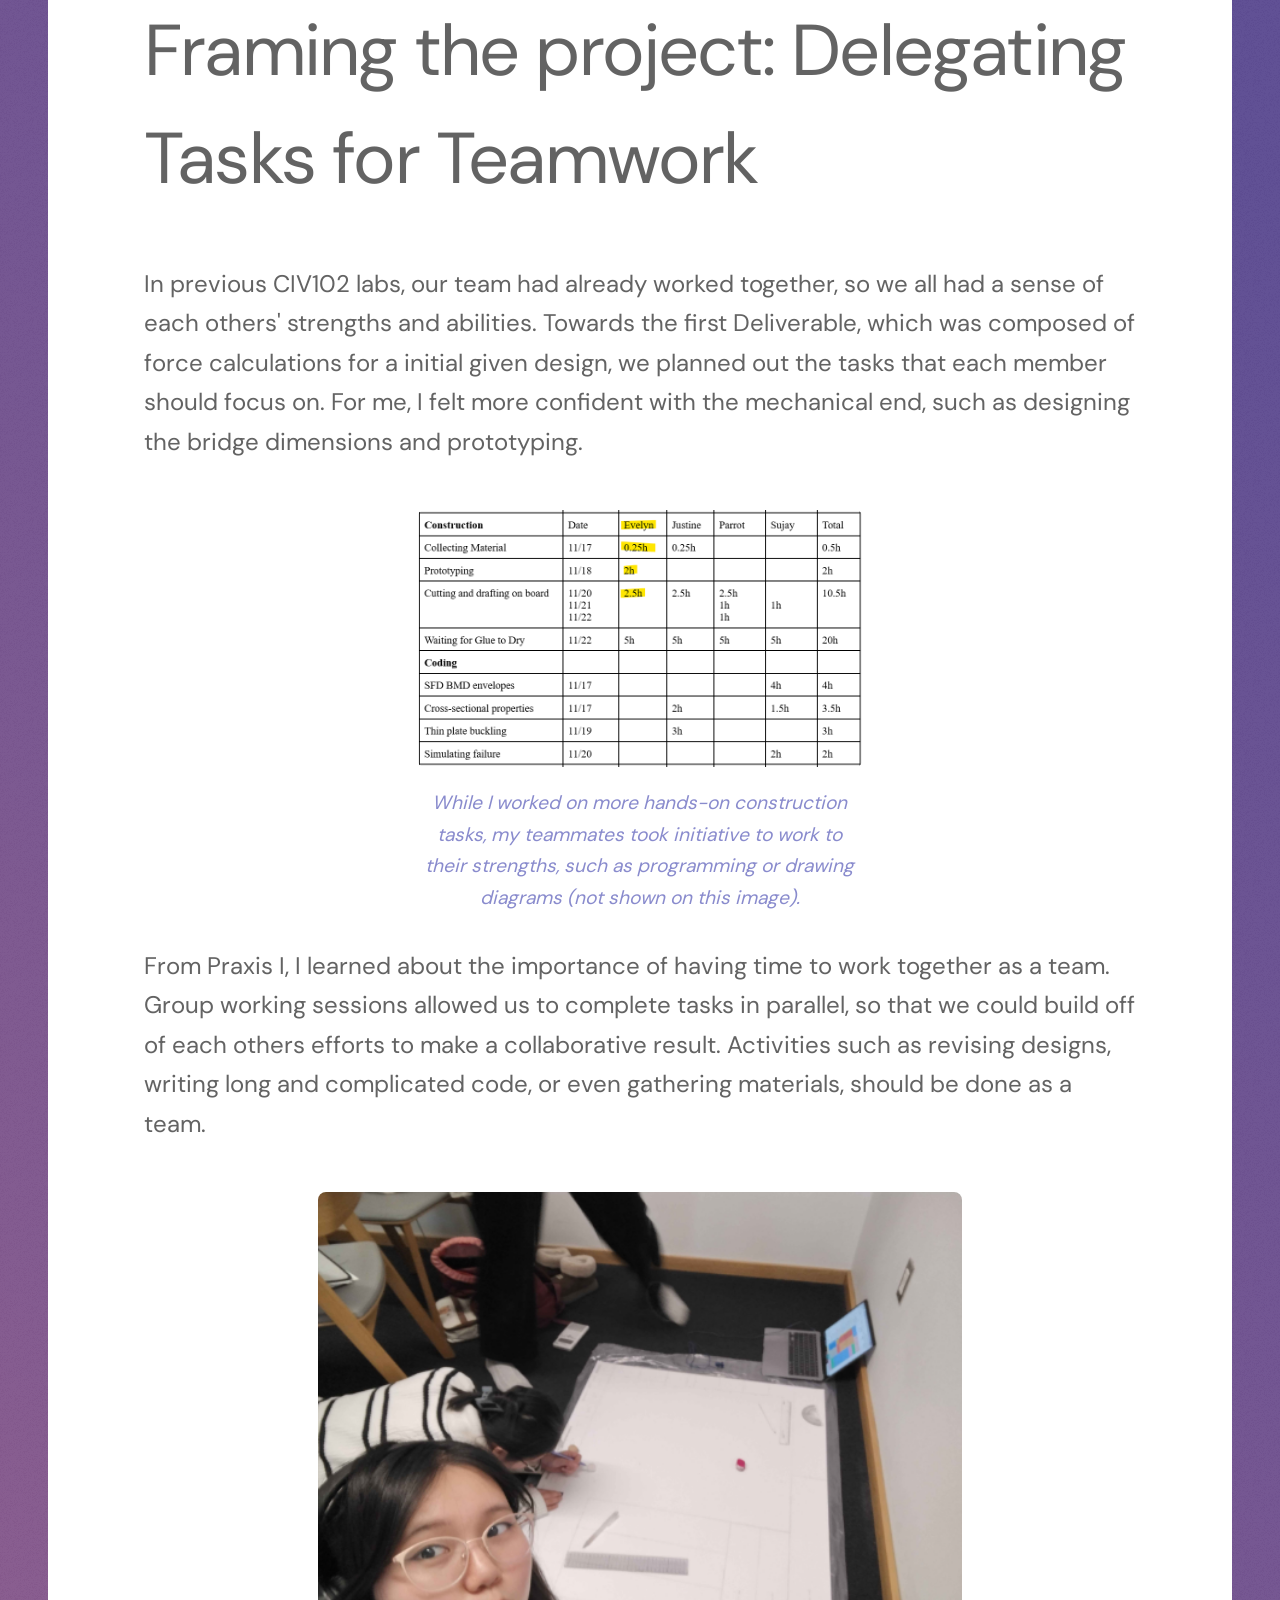
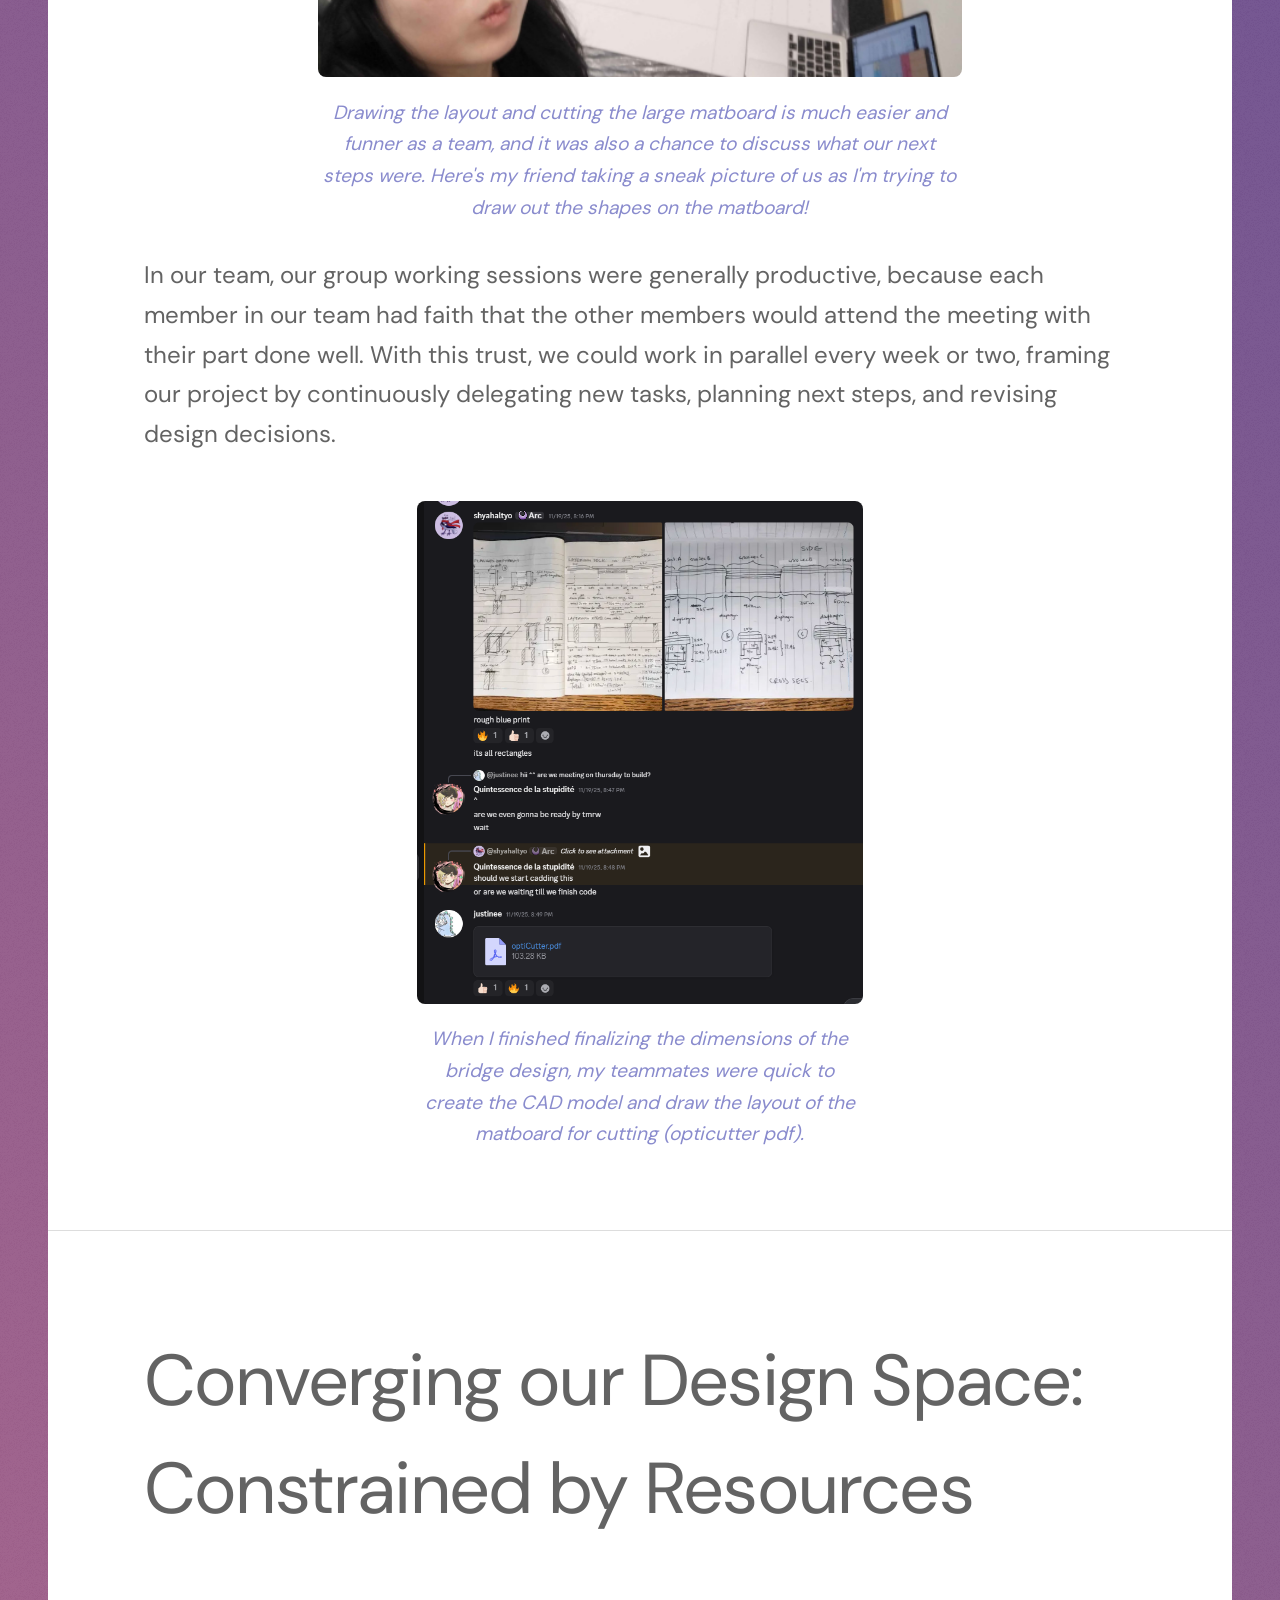
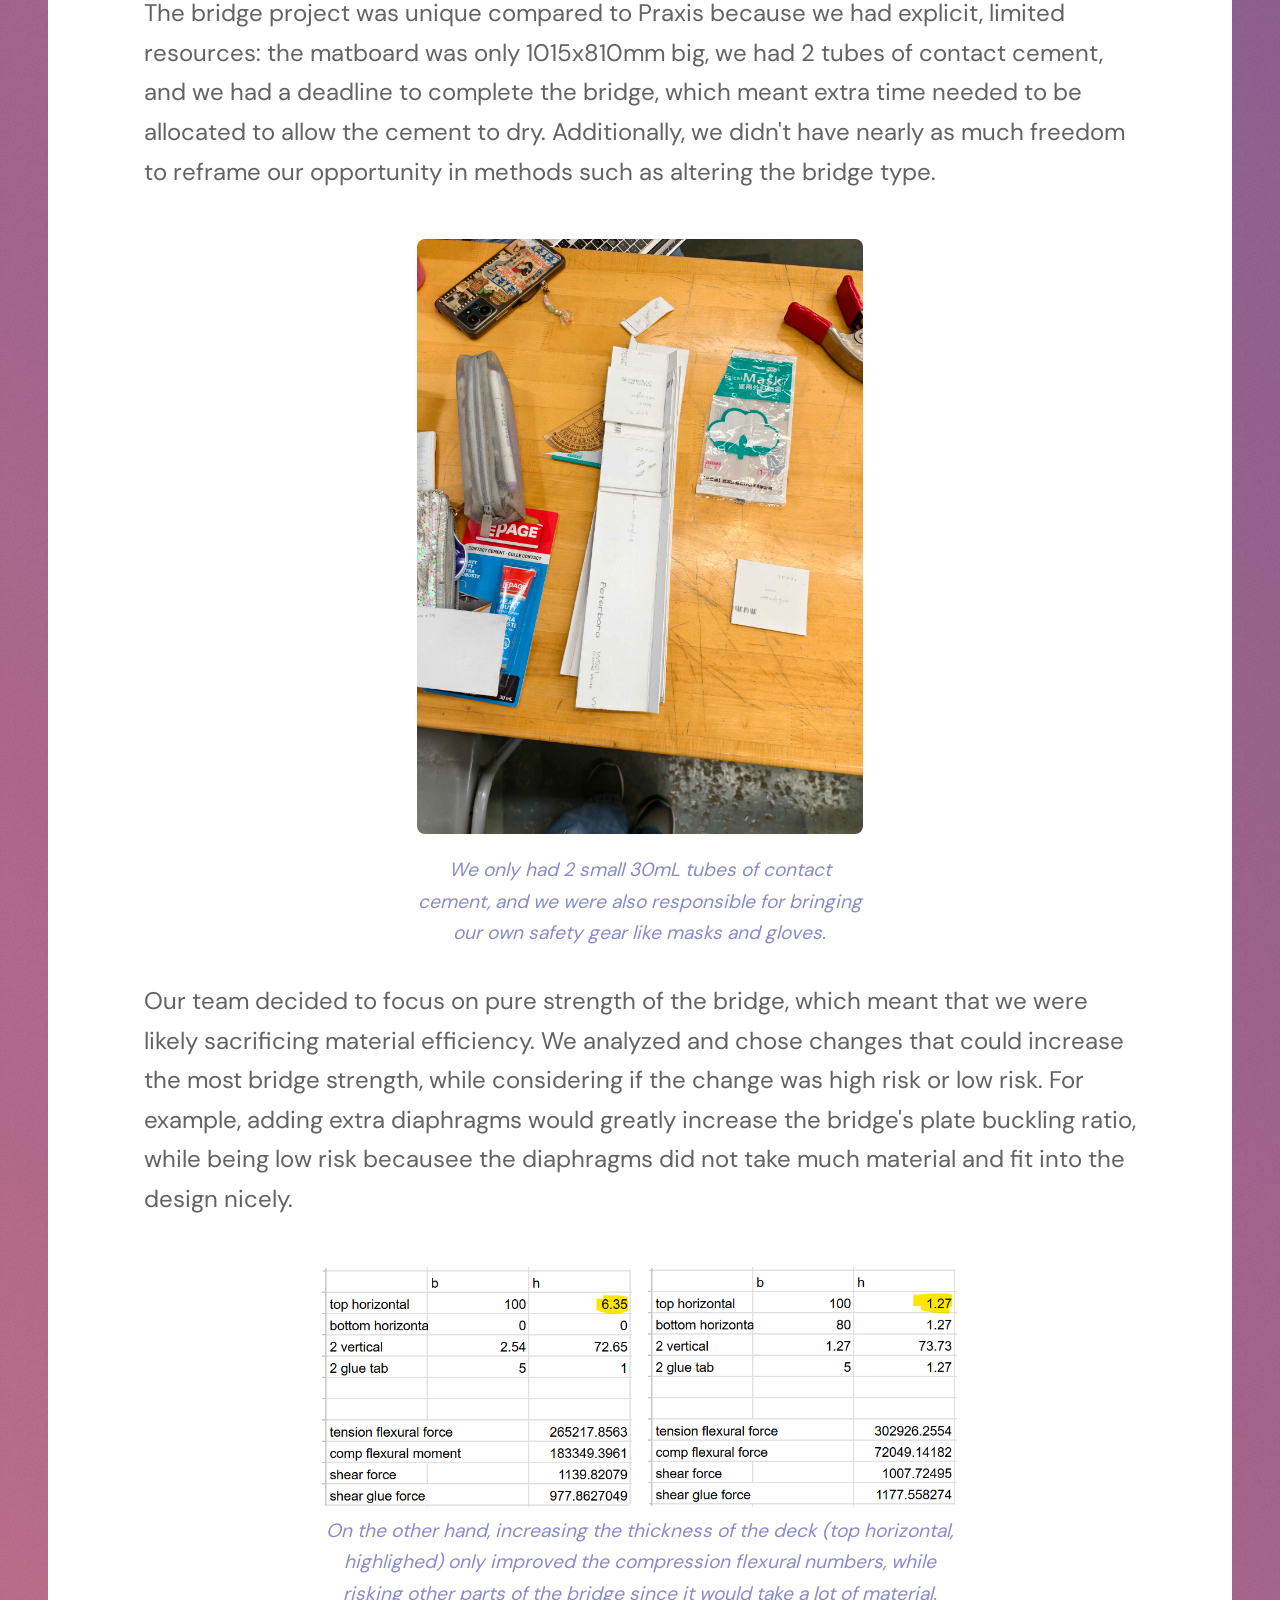
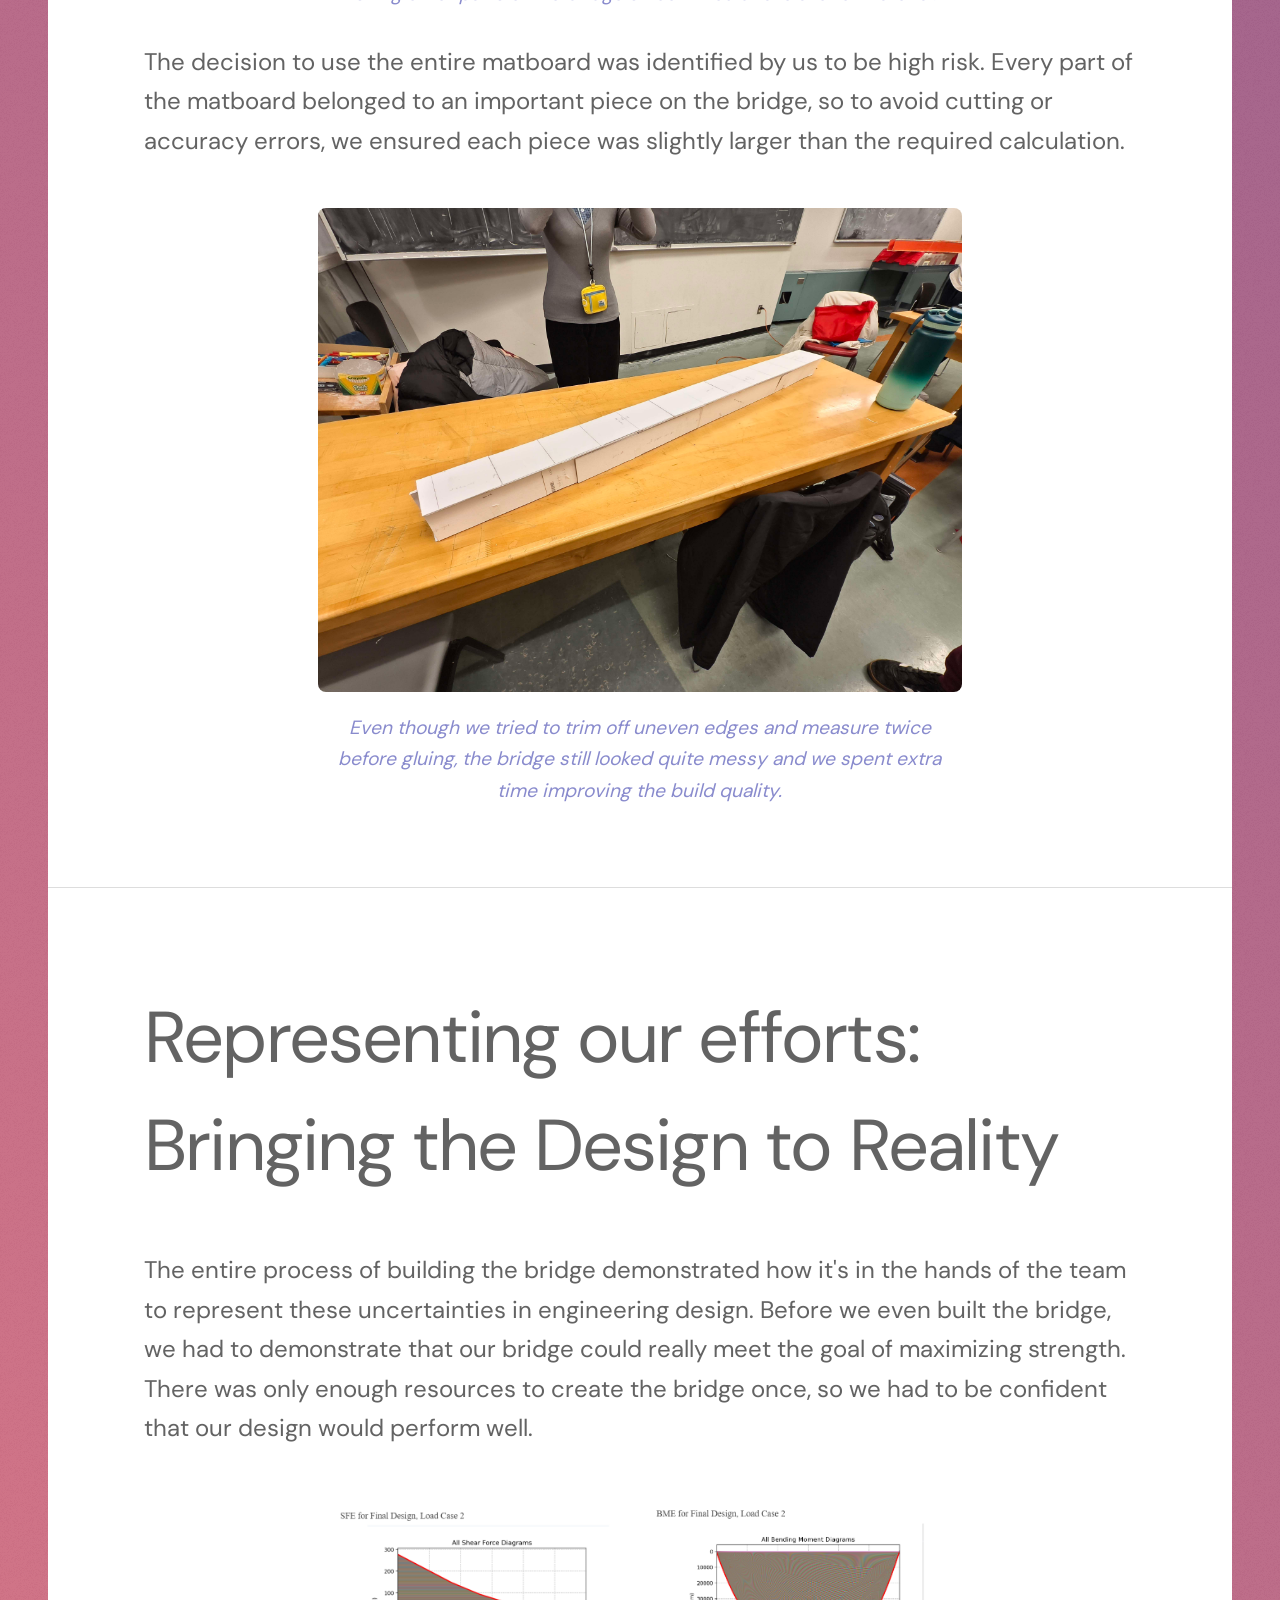
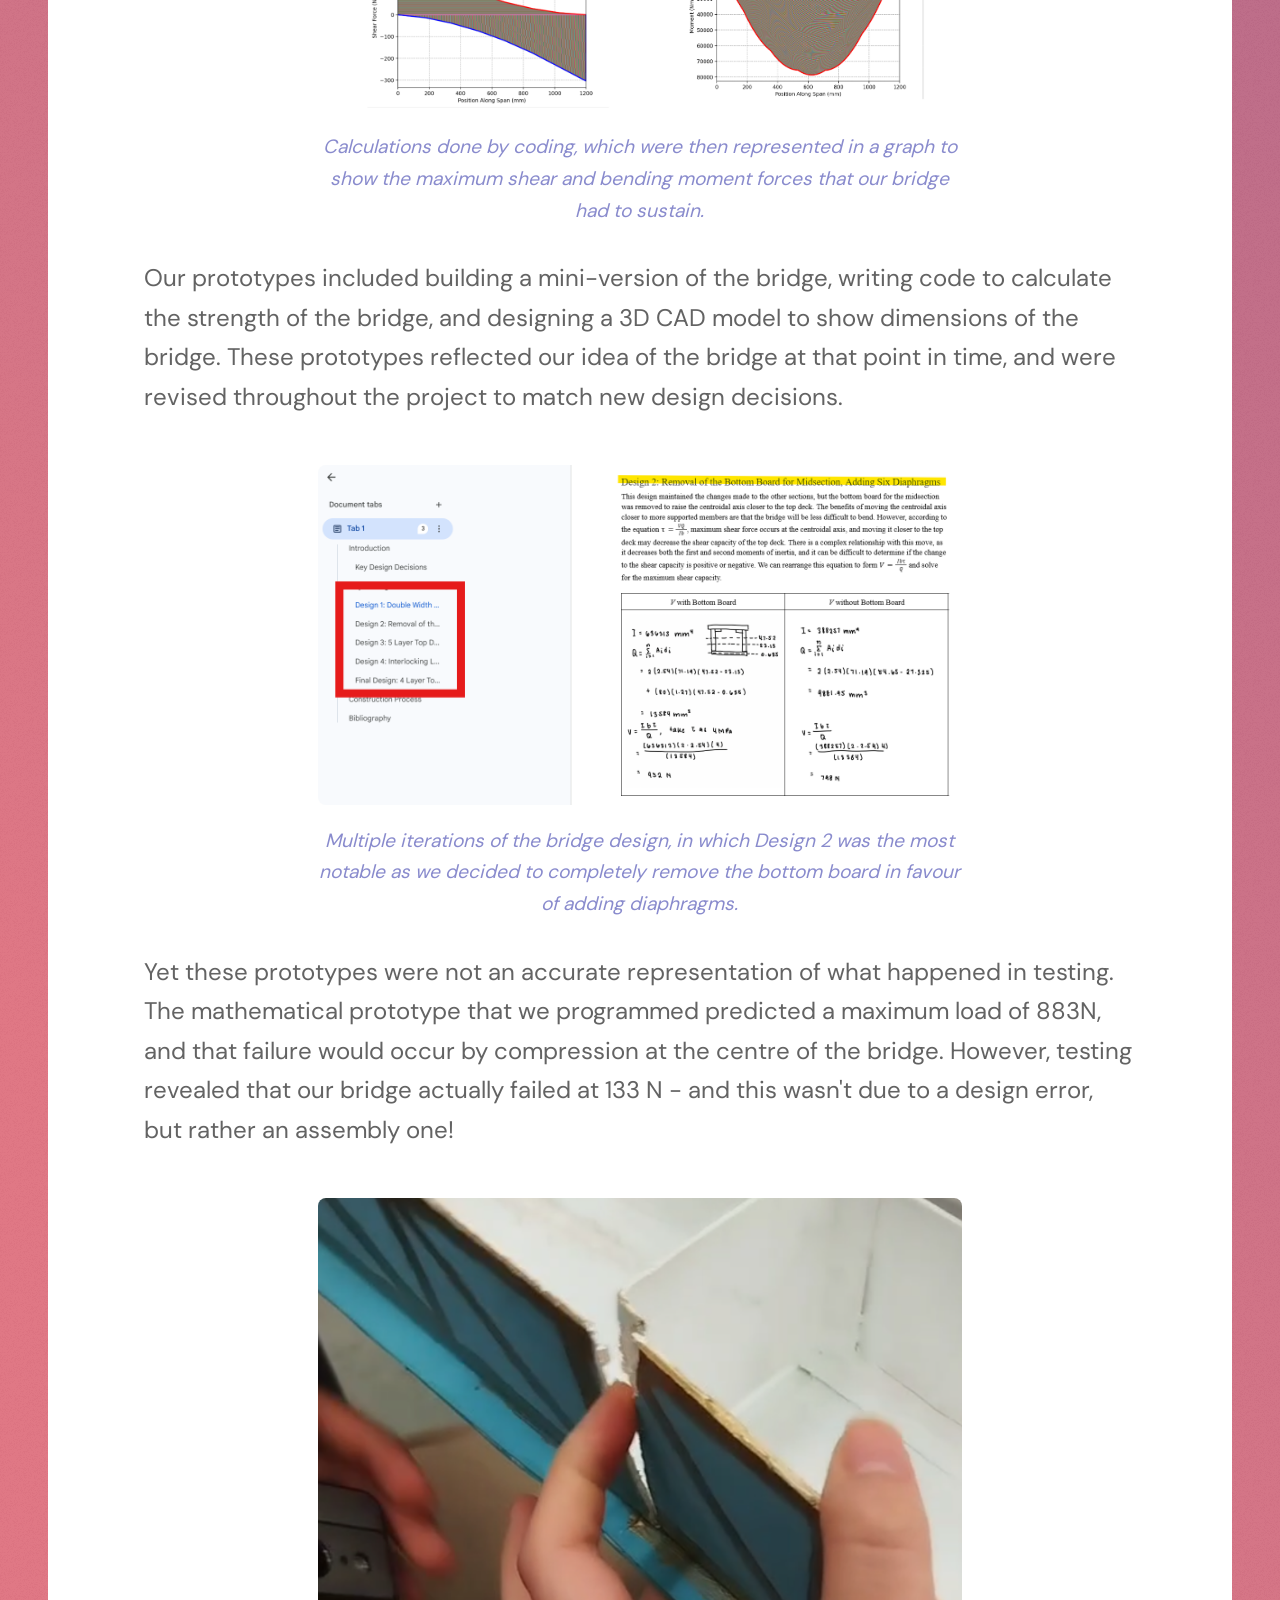
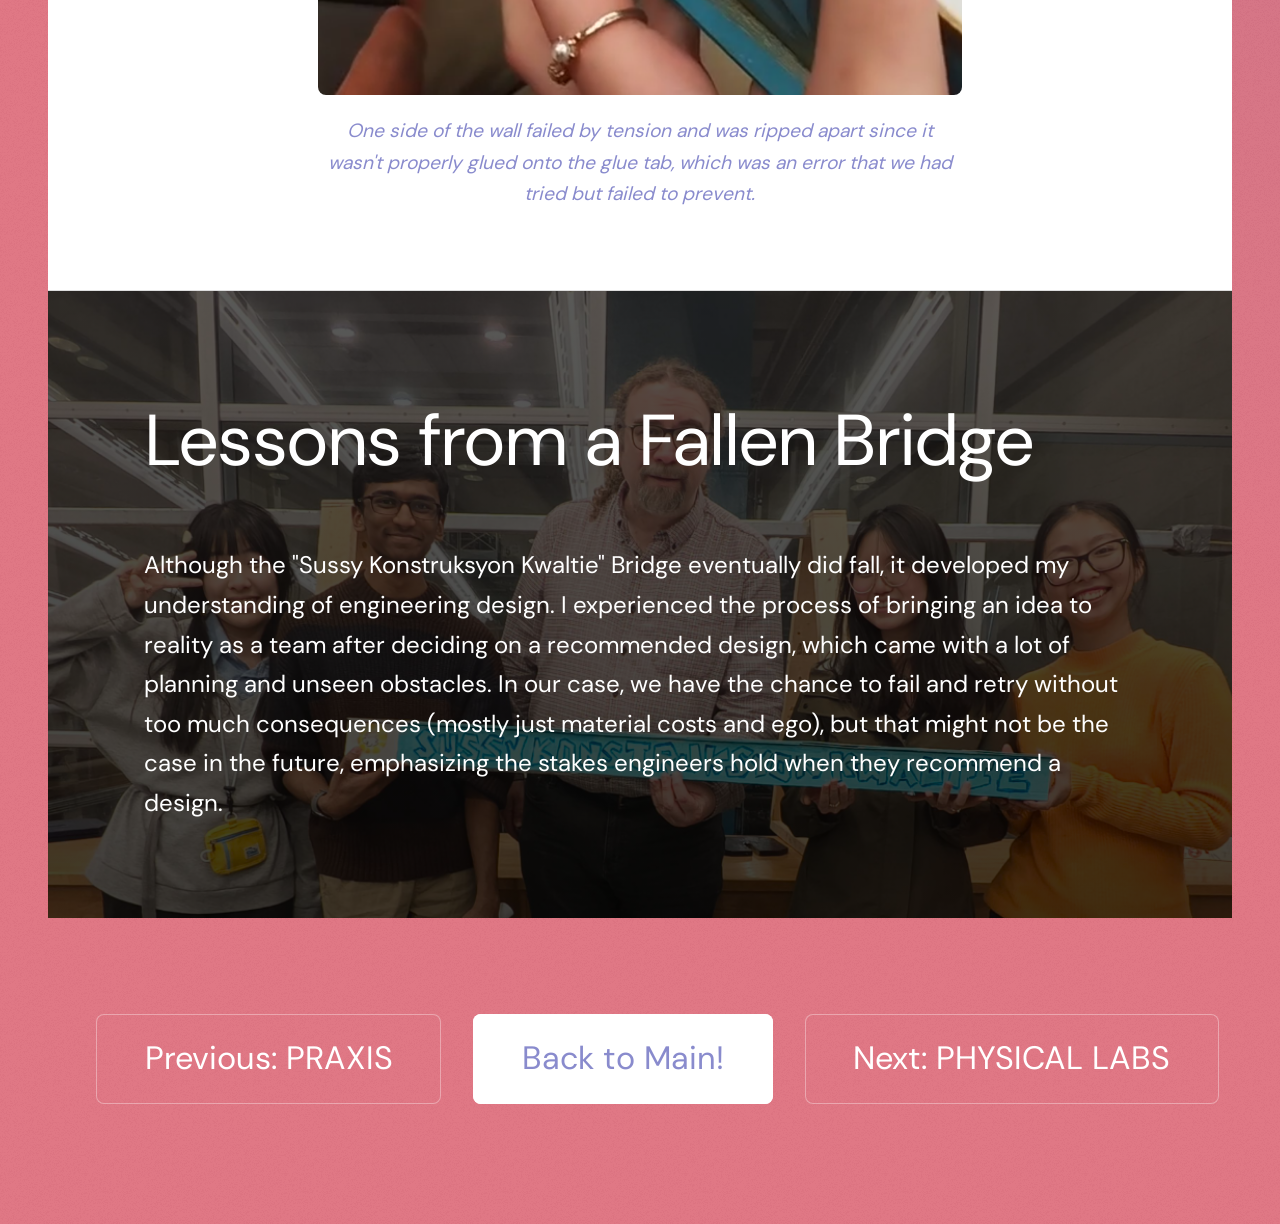
<file: bridge.html>
<!DOCTYPE HTML>
<!--
	Stellar by HTML5 UP
	html5up.net | @ajlkn
	Free for personal and commercial use under the CCA 3.0 license (html5up.net/license)
-->
<html>
	<head>
		<title>Project 2: CIV102</title>
		<meta charset="utf-8" />
		<meta name="viewport" content="width=device-width, initial-scale=1, user-scalable=no" />
		<link rel="stylesheet" href="assets/css/main.css" />
		<noscript><link rel="stylesheet" href="assets/css/noscript.css" /></noscript>
	
		<style>
			@font-face {
				font-family: 'DMSans';
				src: url('DMSans_24pt-Regular.ttf') format('truetype');
			}
			body{
				font-family: 'DMSans', sans-serif !important;
				font-size: 18pt !important; 
			}
			h1 { font-size: 4em !important; }
			h2 { font-size: 3em !important; }
			h3 { font-size: 2em !important; }
			.babyblue {color: #6badd9;}
			.flins {color: #898bcd;}
			.varus {color: #a79bc6;}
			.march {color:#c790c4;}
			.justine {color: #ef9ec1;} 
			.peach {color: #eaa59f;} 

			#footer .actions.special {
				display: flex;
				justify-content: center;
				padding-left: 0;
				list-style: none;
				margin: 0 auto; 
				gap: 2rem;
				width: fit-content;
			}

			#footer .actions.special li {
				padding-left: 0;
			}

			.button.primary {
				background-color: #ffffff !important;
				background-image: none !important; 
				color: #898bcd !important;       
				box-shadow: inset 0 0 0 2px #ffffff !important; 
			}
			
			.button.disabled {
				visibility: hidden;
			}

			#intro {
				background-image: linear-gradient(rgba(0, 0, 0, 0.65), rgba(0, 0, 0, 0.75)), url('images/sussybridge.jpg'); 
				background-size: cover;          
				background-position: center;     
				background-repeat: no-repeat;    
				color: #ffffff;                   
				padding: 4em 2em;                
			}

			#conc {
				background-image: linear-gradient(rgba(0, 0, 0, 0.65), rgba(0, 0, 0, 0.75)), url('images/bridgegroupphoto.png'); 
				background-size: cover;           
				background-position: center;      
				background-repeat: no-repeat;    
				color: #ffffff;                   
				padding: 4em 2em;                 
			}

			#intro h2 {
    		color: #ffffff !important;
			}

			#conc h2 {
    		color: #ffffff !important;
			}

			
			.image-small {
				width: 65%;           
				margin: 0 auto 2rem;  
			}

			.image-tiny {
				width: 45%;           
				margin: 0 auto 2rem;  
			}

			.image-norm {
				width: 100%;           
				margin: 0 auto 2rem;  
			}

			
			.image-small img {
				width: 100%;
				height: auto;
				border-radius: 8px;   
			}

			.image-tiny img {
				width: 100%;
				height: auto;
				border-radius: 8px;   
			}

			
			figcaption {
				text-align: center;
				font-size: 0.8em;     
				font-style: italic;
				color: #898bcd;       
				margin-top: 0.5rem;
			}

			.image-row {
				display: flex;
				justify-content: center; 
				gap: 1rem;              
				margin-bottom: 0.5rem;  
			}

			
			.image-row img {
				flex: 1;               
				max-width: 48%;        
				height: auto;
				border-radius: 8px;
				object-fit: scale-down;
			}
			
		</style>
	</head>
	<body class="is-preload">

		<!-- Wrapper -->
			<div id="wrapper">

				<!-- Header -->
					<header id="header">
						<h1>CIV102</h1>
						<p>Building a Matboard Bridge</p>
						<ul class="actions special">
							<li><a href="praxiss.html" class="button">Praxis</a></li>
							<li><a href="bridge.html" class="button">CIV102</a></li>
							<li><a href="phys.html" class="button">Physical Labs</a></li>
							<!--<li><a href="bib.html" class="button">Appreciation and Credits</a></li>--> 
						</ul>
						<ul class="actions special">
							<li><a href="ece.html" class="button">ECE Labs</a></li>
							<li><a href="ilovetrains.html" class="button">Commuter Goals</a></li>
							<li><a href="art.html" class="button">Artist's Corner</a></li>
							<!--<li><a href="bib.html" class="button">Appreciation and Credits</a></li>--> 
						</ul>
					</header>
				
				<!--navigation-->
					<nav id="nav">
						<ul>
							<li><a href="#intro" class="active">"Sussy Konstruksyon Kwaltie"</a></li>
							<li><a href="#first"><span class = "babyblue">Collaboration</span></a></li>
							<li><a href="#second"><span class = "varus">Risk</span></a></li>
							<li><a href="#third"><span class = "justine">Prototyping</span></a></li>
							<li><a href="#conc"><span class = "peach">Lessons from a Fallen Bridge</span></a></li>
						</ul>
					</nav>

				<!-- Main -->
					<div id="main">

						<!-- Content -->
							<section id="intro" class="main">
								<h2>What was the "Sussy Konstruksyon Kwaltie" Bridge?</h2>
								<p>This was the name we gave to our beloved matboard beam bridge, which my team and I designed, analyzed, and prototyped all from scratch in our structures and materials course, CIV102. 
								<p>At the end of the project, our bridge, along many other groups', were tested for their strength (maximum load) and material efficiency (ratio between maximum load and weight). They were placed across a length of roughly 1250mm, and a model 3-cart train would run over the bridge deck. The mass of the train would be incrementally increased until the bridge fell.  
							</section>
							
							<section id="first" class="main">
								<h2>Framing the project: Delegating Tasks for Teamwork</h2>
								<p>In previous CIV102 labs, our team had already worked together, so we all had a sense of each others' strengths and abilities. Towards the first Deliverable, which was composed of force calculations for a initial given design, we planned out the tasks that each member should focus on. For me, I felt more confident with the mechanical end, such as designing the bridge dimensions and prototyping. </p>
								<figure class="image-tiny">
									<img src="images/delegatetasks.png" alt="" />
									<figcaption>While I worked on more hands-on construction tasks, my teammates took initiative to work to their strengths, such as programming or drawing diagrams (not shown on this image).</figcaption>
								</figure>
								<p>From Praxis I, I learned about the importance of having time to work together as a team. Group working sessions allowed us to complete tasks in parallel, so that we could build off of each others efforts to make a collaborative result. Activities such as revising designs, writing long and complicated code, or even gathering materials, should be done as a team.</p>
								<figure class="image-small">
									<img src="images/groupmatboard.png" alt="" />
									<figcaption>Drawing the layout and cutting the large matboard is much easier and funner as a team, and it was also a chance to discuss what our next steps were. Here's my friend taking a sneak picture of us as I'm trying to draw out the shapes on the matboard!</figcaption>
								</figure>
								<p>In our team, our group working sessions were generally productive, because each member in our team had faith that the other members would attend the meeting with their part done well. With this trust, we could work in parallel every week or two, framing our project by continuously delegating new tasks, planning next steps, and revising design decisions.</p>
								<figure class="image-tiny">
									<img src="images/parallelwork.png" alt="" />
									<figcaption>When I finished finalizing the dimensions of the bridge design, my teammates were quick to create the CAD model and draw the layout of the matboard for cutting (opticutter pdf).</figcaption>
								</figure>
							</section>

							<section id="second" class="main">
								<h2>Converging our Design Space: Constrained by Resources</h2>
								<p>The bridge project was unique compared to Praxis because we had explicit, limited resources: the matboard was only 1015x810mm big, we had 2 tubes of contact cement, and we had a deadline to complete the bridge, which meant extra time needed to be allocated to allow the cement to dry. Additionally, we didn't have nearly as much freedom to reframe our opportunity in methods such as altering the bridge type. </p>
								<figure class="image-tiny">
									<img src="images/resources.jpg" alt="" />
									<figcaption>We only had 2 small 30mL tubes of contact cement, and we were also responsible for bringing our own safety gear like masks and gloves.</figcaption>
								</figure>
								<p>Our team decided to focus on pure strength of the bridge, which meant that we were likely sacrificing material efficiency. We analyzed and chose changes that could increase the most bridge strength, while considering if the change was high risk or low risk. For example, adding extra diaphragms would greatly increase the bridge's plate buckling ratio, while being low risk becausee the diaphragms did not take much material and fit into the design nicely.</p>
								<figure class="image-small">
									<div class="image-row">
										<img src="images/thickdeck.png" alt="" />
										<img src="images/thindeck.png" alt="" />
									</div>
									<figcaption>On the other hand, increasing the thickness of the deck (top horizontal, highlighed) only improved the compression flexural numbers, while risking other parts of the bridge since it would take a lot of material.</figcaption>
								</figure>
								<p>The decision to use the entire matboard was identified by us to be high risk. Every part of the matboard belonged to an important piece on the bridge, so to avoid cutting or accuracy errors, we ensured each piece was slightly larger than the required calculation. </p>
								<figure class="image-small">
									<img src="images/bridgeerror.jpg" alt="" />
									<figcaption>Even though we tried to trim off uneven edges and measure twice before gluing, the bridge still looked quite messy and we spent extra time improving the build quality.</figcaption>
								</figure>
							</section>

							<section id="third" class="main">
								<h2>Representing our efforts: Bringing the Design to Reality</h2>
								<p>The entire process of building the bridge demonstrated how it's in the hands of the team to represent these uncertainties in engineering design. Before we even built the bridge, we had to demonstrate that our bridge could really meet the goal of maximizing strength. There was only enough resources to create the bridge once, so we had to be confident that our design would perform well.</p>
								<figure class="image-small">
									<div class="image-row">
										<img src="images/sfe.png" alt="" />
										<img src="images/bme.png" alt="" />
									</div>
									<figcaption>Calculations done by coding, which were then represented in a graph to show the maximum shear and bending moment forces that our bridge had to sustain.</figcaption>
								</figure>
								<p>Our prototypes included building a mini-version of the bridge, writing code to calculate the strength of the bridge, and designing a 3D CAD model to show dimensions of the bridge. These prototypes reflected our idea of the bridge at that point in time, and were revised throughout the project to match new design decisions.</p>
								<figure class="image-small">
									<img src="images/iterations.png" alt="" />
									<figcaption>Multiple iterations of the bridge design, in which Design 2 was the most notable as we decided to completely remove the bottom board in favour of adding diaphragms.</figcaption>
								</figure>
								<p>Yet these prototypes were not an accurate representation of what happened in testing. The mathematical prototype that we programmed predicted a maximum load of 883N, and that failure would occur by compression at the centre of the bridge. However, testing revealed that our bridge actually failed at 133 N - and this wasn't due to a design error, but rather an assembly one!</p>
								<figure class="image-small">
									<img src="images/failure.png" alt="" />
									<figcaption>One side of the wall failed by tension and was ripped apart since it wasn't properly glued onto the glue tab, which was an error that we had tried but failed to prevent.</figcaption>
								</figure>
							</section>

							<section id="conc" class="main">
								<h2>Lessons from a Fallen Bridge</h2>
								<!--team photo background-->					
								<p>Although the "Sussy Konstruksyon Kwaltie" Bridge eventually did fall, it developed my understanding of engineering design. I experienced the process of bringing an idea to reality as a team after deciding on a recommended design, which came with a lot of planning and unseen obstacles. In our case, we have the chance to fail and retry without too much consequences (mostly just material costs and ego), but that might not be the case in the future, emphasizing the stakes engineers hold when they recommend a design.</p>
							</section>
					</div>

				 
					<footer id="footer">
    					<ul class="actions special">
							<li><a href="praxiss.html" class="button large">Previous: PRAXIS</a></li>
        					<li><a href="index.html" class="button large primary">Back to Main!</a></li>
							<li><a href="phys.html" class="button large">Next: PHYSICAL LABS</a></li>
    					</ul>
					</footer>
					
			</div>

		<!-- Scripts -->
			<script src="assets/js/jquery.min.js"></script>
			<script src="assets/js/jquery.scrollex.min.js"></script>
			<script src="assets/js/jquery.scrolly.min.js"></script>
			<script src="assets/js/browser.min.js"></script>
			<script src="assets/js/breakpoints.min.js"></script>
			<script src="assets/js/util.js"></script>
			<script src="assets/js/main.js"></script>

	</body>
</html>
</file>
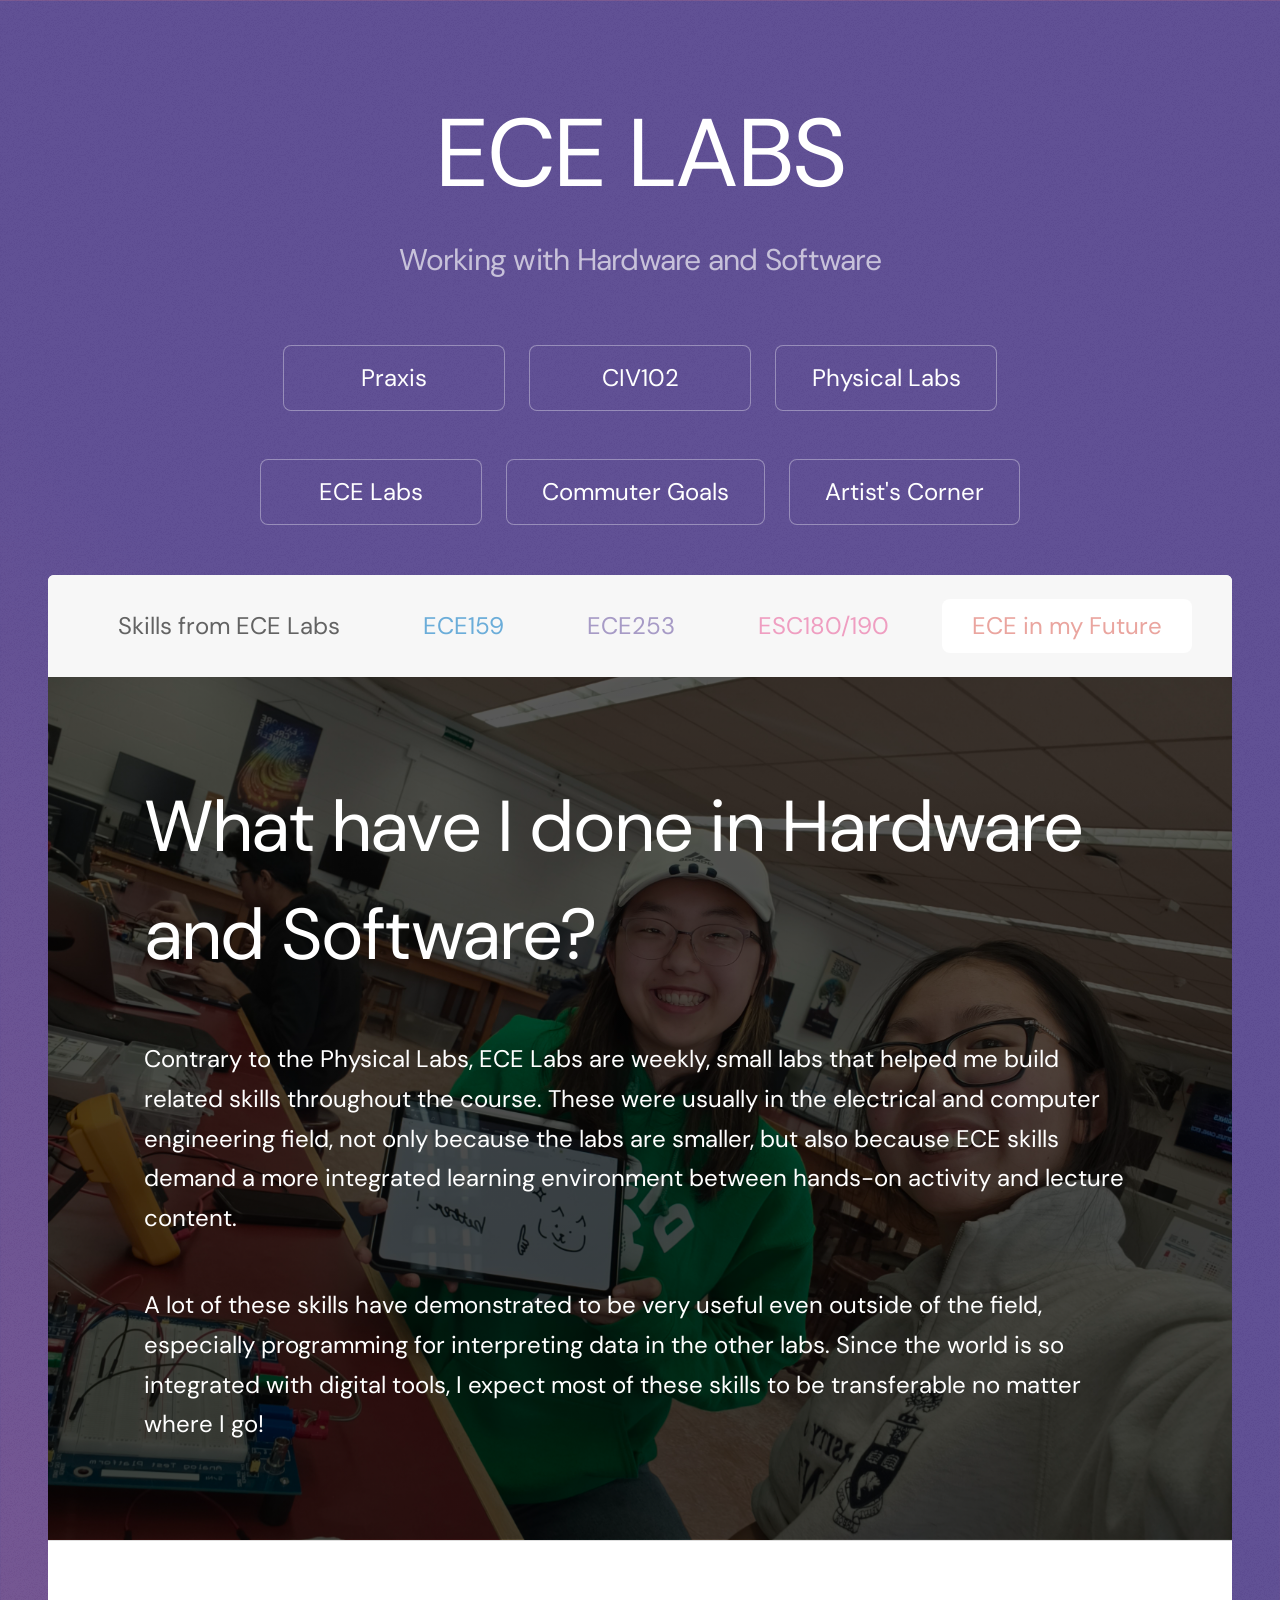
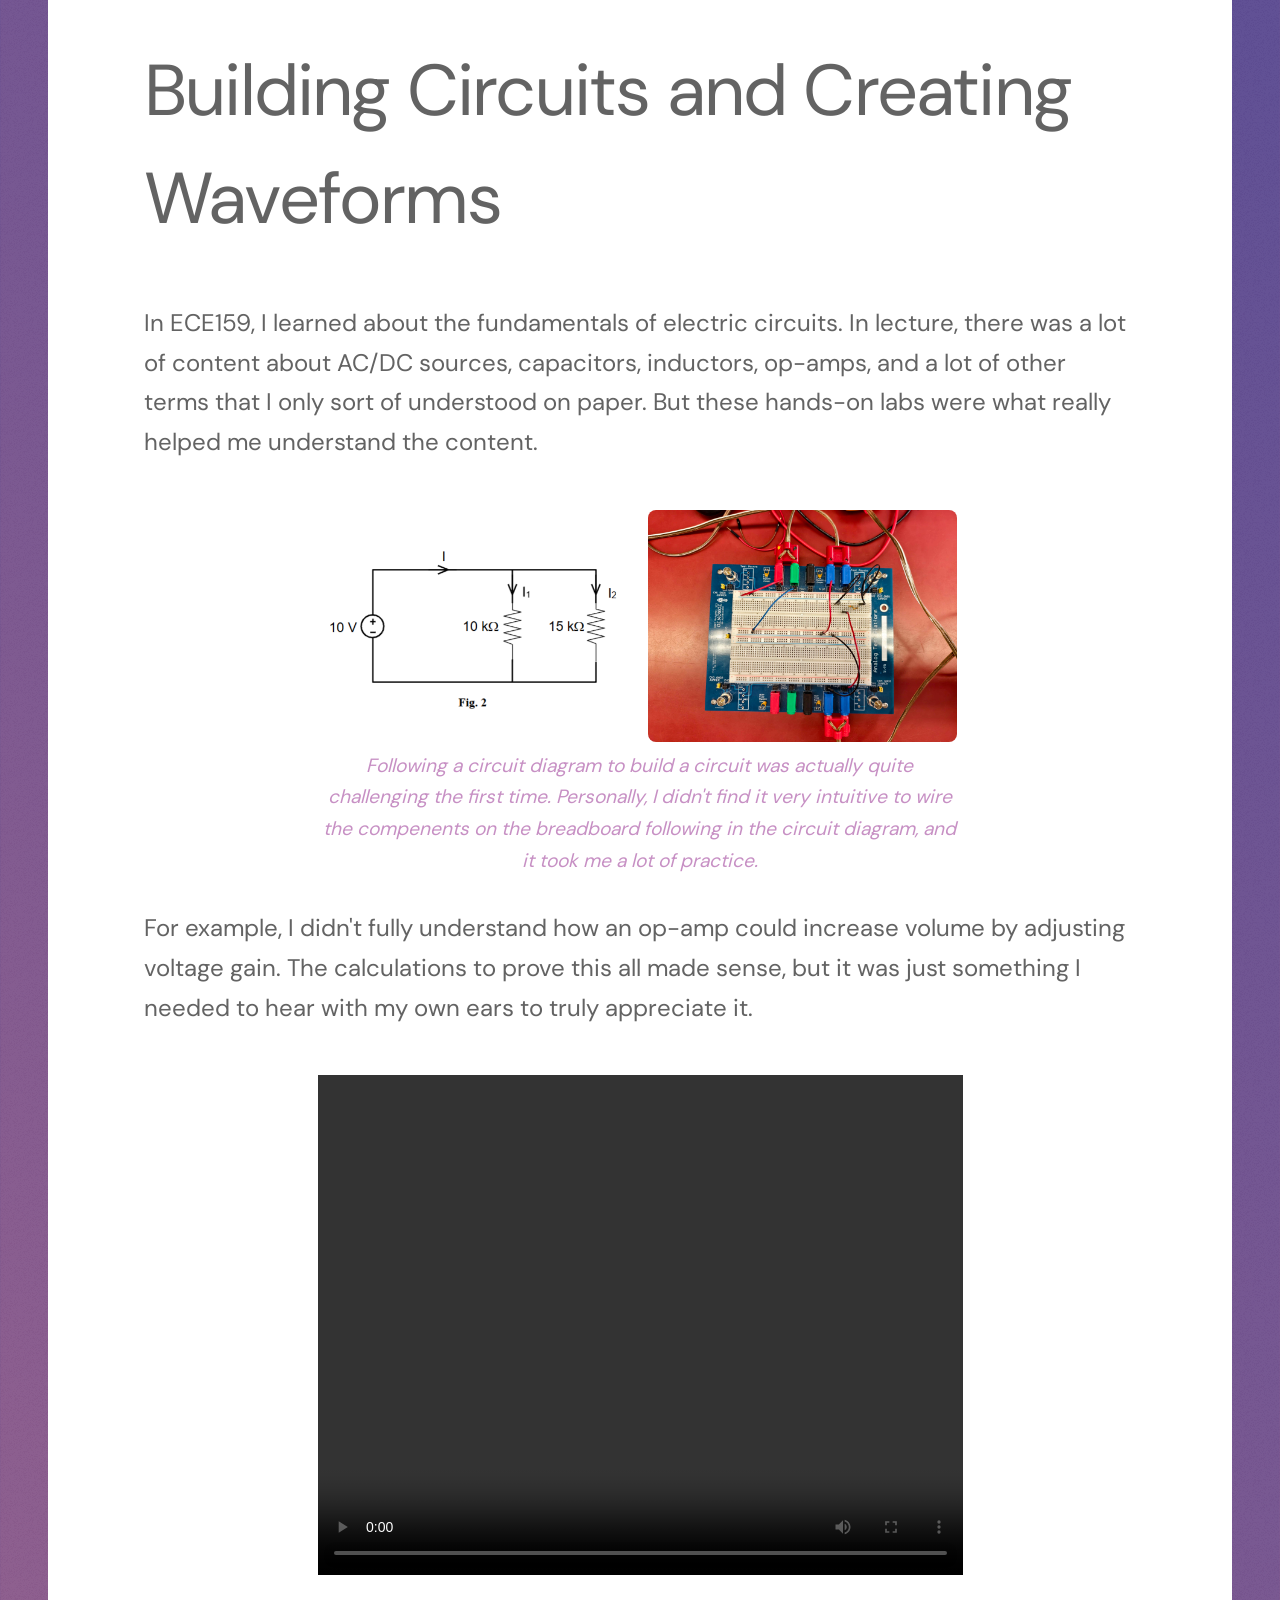
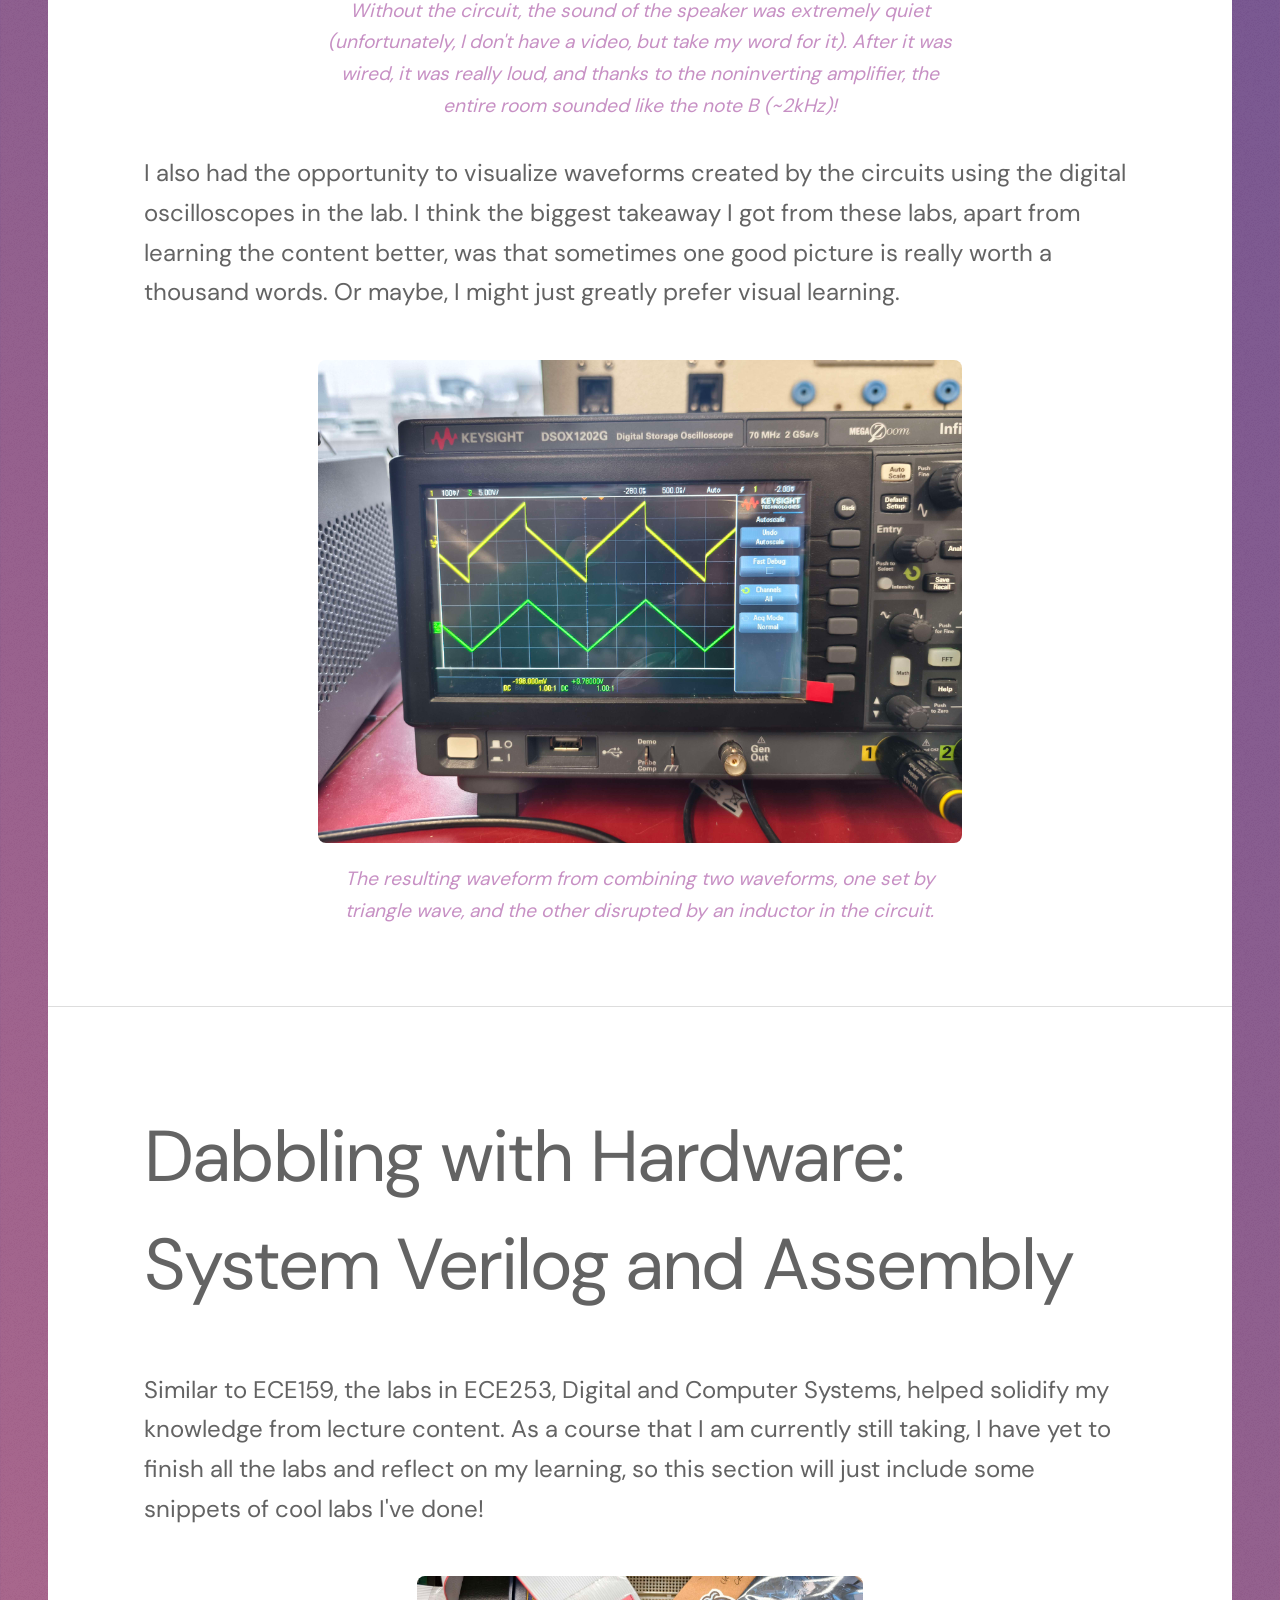
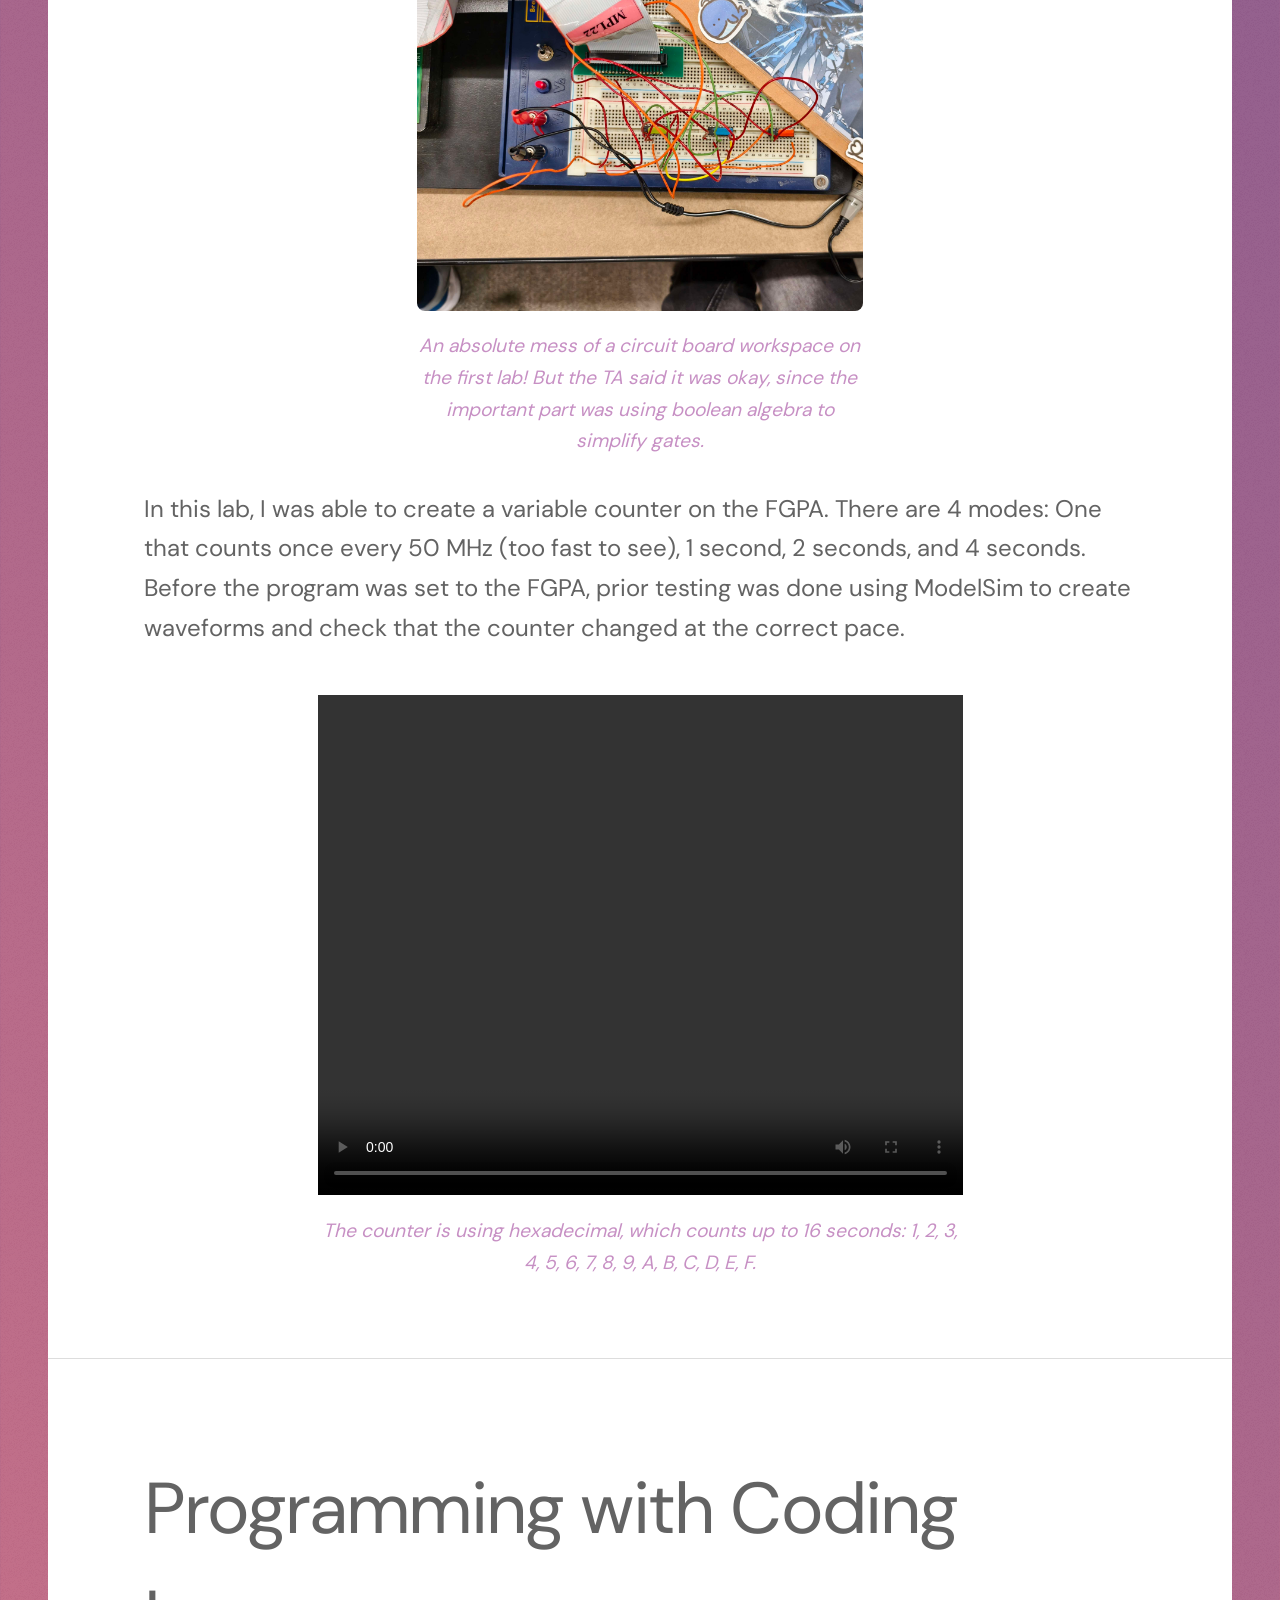
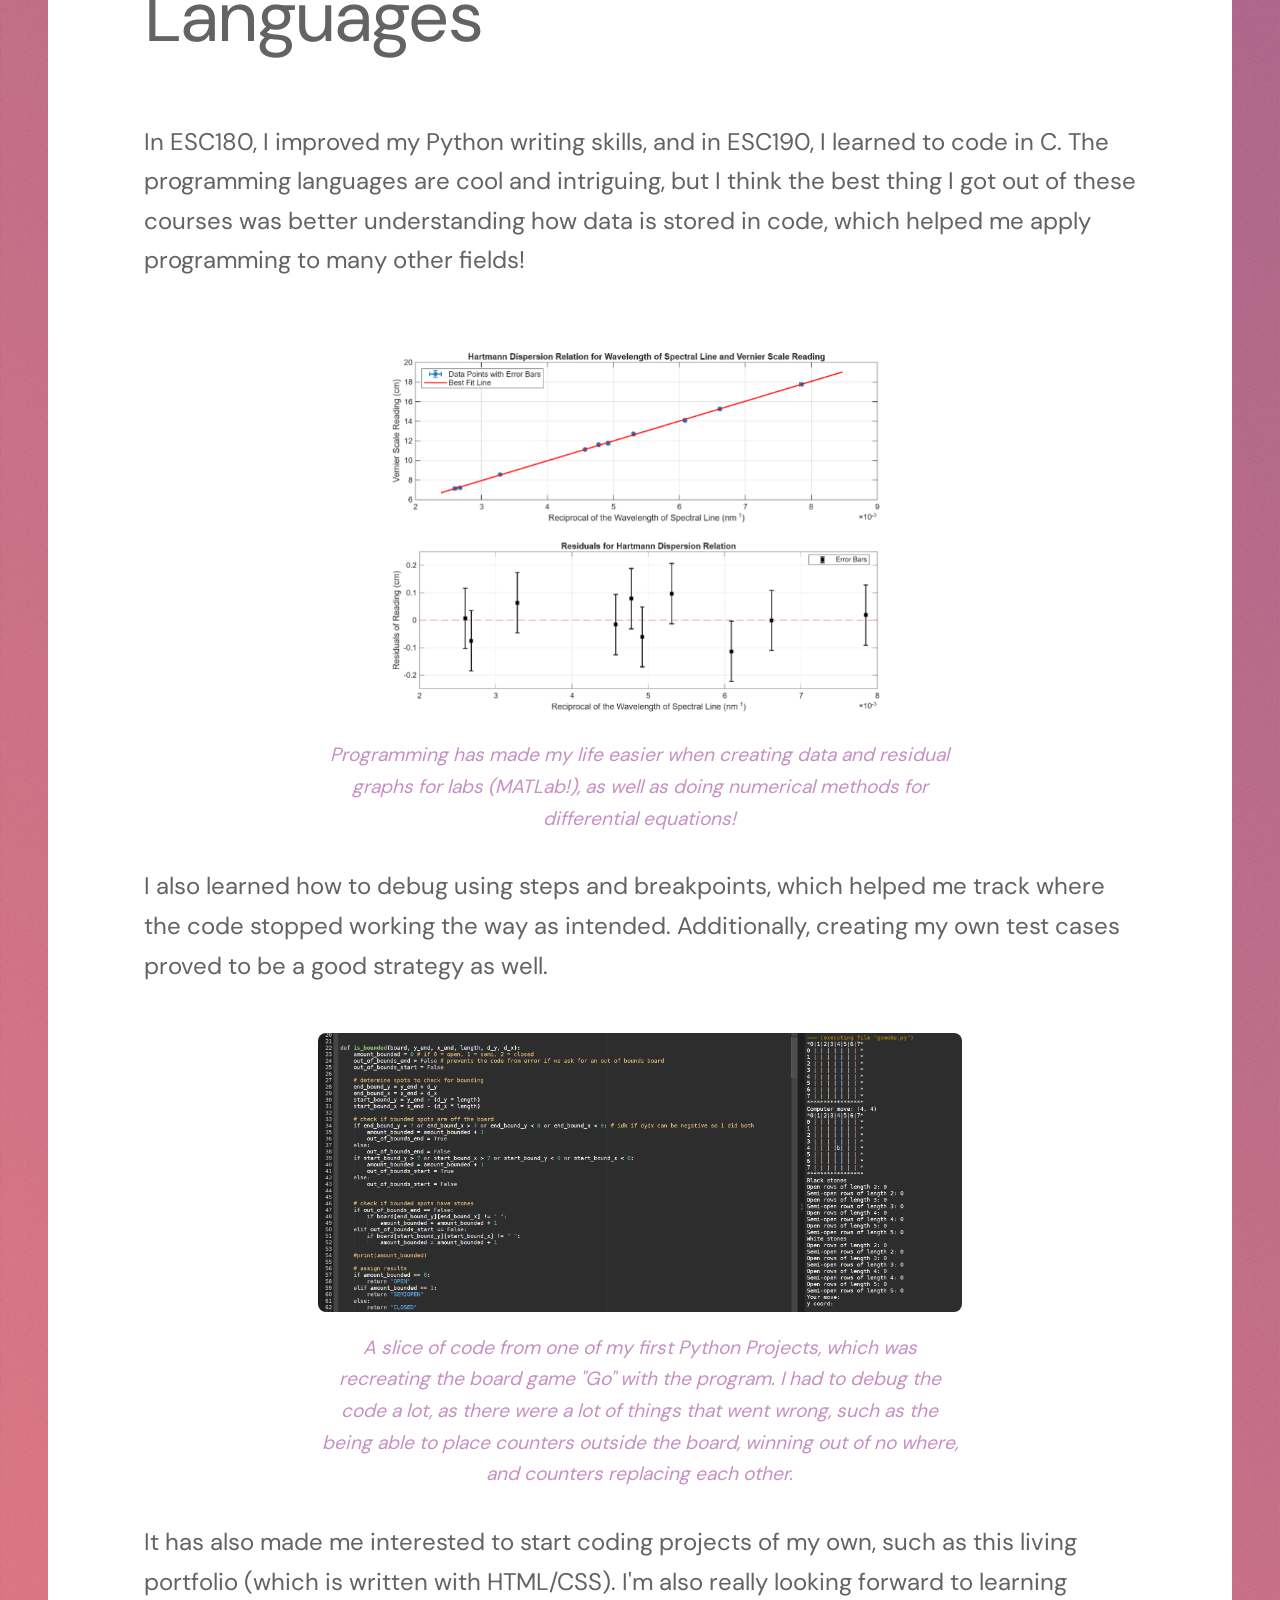
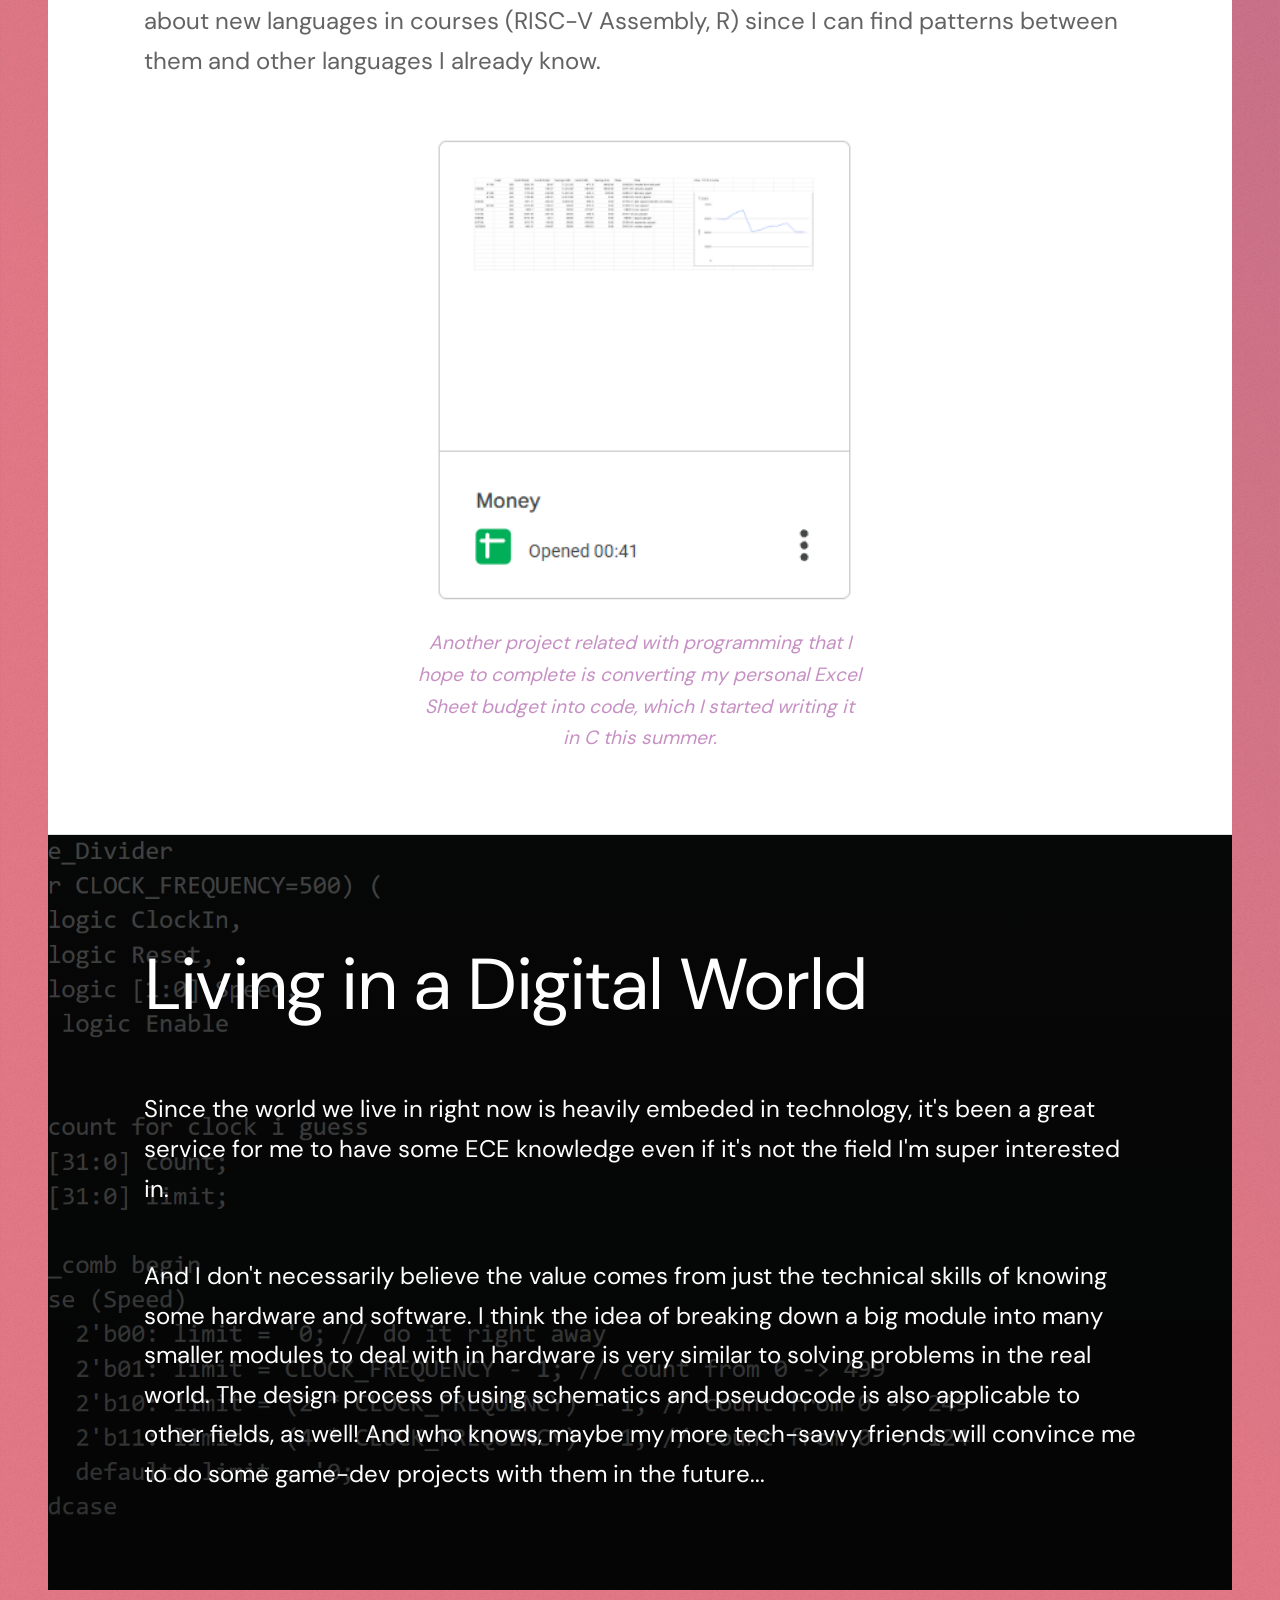
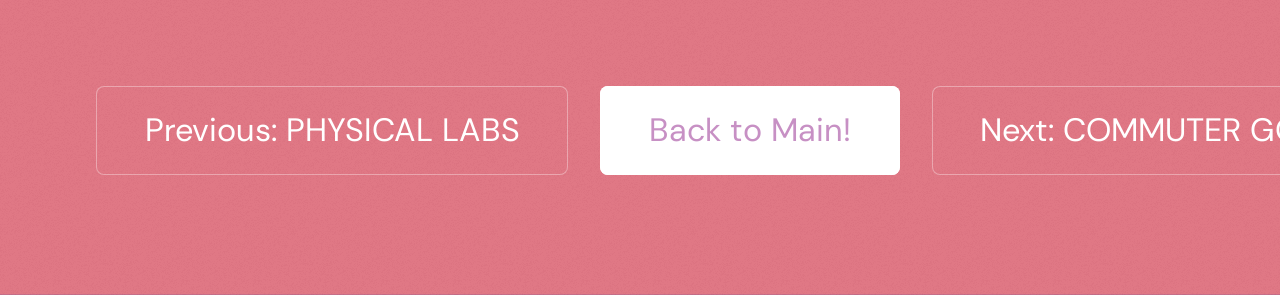
<file: ece.html>
<!DOCTYPE HTML>
<!--
	Stellar by HTML5 UP
	html5up.net | @ajlkn
	Free for personal and commercial use under the CCA 3.0 license (html5up.net/license)
-->
<html>
	<head>
		<title>ECE Labs</title>
		<meta charset="utf-8" />
		<meta name="viewport" content="width=device-width, initial-scale=1, user-scalable=no" />
		<link rel="stylesheet" href="assets/css/main.css" />
		<noscript><link rel="stylesheet" href="assets/css/noscript.css" /></noscript>
	
		<style>
			@font-face {
				font-family: 'DMSans';
				src: url('DMSans_24pt-Regular.ttf') format('truetype');
			}
			body{
				font-family: 'DMSans', sans-serif !important;
				font-size: 18pt !important; 
			}
			h1 { font-size: 4em !important; }
			h2 { font-size: 3em !important; }
			h3 { font-size: 2em !important; }
			.babyblue {color: #6badd9;}
			.flins {color: #898bcd;}
			.varus {color: #a79bc6;}
			.march {color:#c790c4;}
			.justine {color: #ef9ec1;} 
			.peach {color: #eaa59f;} 

			#footer .actions.special {
				display: flex;
				justify-content: center;
				padding-left: 0;
				list-style: none;
				margin: 0 auto; 
				gap: 2rem;
				width: fit-content;
			}

			#footer .actions.special li {
				padding-left: 0;
			}

			.button.primary {
				background-color: #ffffff !important;
				background-image: none !important; 
				color: #c790c4 !important;       
				box-shadow: inset 0 0 0 2px #ffffff !important; 
			}
			
			.button.disabled {
				visibility: hidden;
			}

			#intro {
				background-image: linear-gradient(rgba(0, 0, 0, 0.65), rgba(0, 0, 0, 0.75)), url('images/tniandi.jpg'); 
				background-size: cover;          
				background-position: center;     
				background-repeat: no-repeat;    
				color: #ffffff;                   
				padding: 4em 2em;                
			}

			#conc {
				background-image: linear-gradient(rgba(0, 0, 0, 0.65), rgba(0, 0, 0, 0.75)), url('images/countersv.png'); 
				background-size: cover;           
				background-position: center;      
				background-repeat: no-repeat;    
				color: #ffffff;                   
				padding: 4em 2em;                 
			}

			#intro h2 {
    		color: #ffffff !important;
			}

			#conc h2 {
    		color: #ffffff !important;
			}

			
			.image-small {
				width: 65%;           
				margin: 0 auto 2rem;  
			}

			.image-tiny {
				width: 45%;           
				margin: 0 auto 2rem;  
			}

			.image-norm {
				width: 100%;           
				margin: 0 auto 2rem;  
			}

			
			.image-small img {
				width: 100%;
				height: auto;
				border-radius: 8px;   
			}

			.image-tiny img {
				width: 100%;
				height: auto;
				border-radius: 8px;   
			}

			
			figcaption {
				text-align: center;
				font-size: 0.8em;     
				font-style: italic;
				color: #c790c4;       
				margin-top: 0.5rem;
			}

			.image-row {
				display: flex;
				justify-content: center; 
				gap: 1rem;              
				margin-bottom: 0.5rem;  
			}

			
			.image-row img {
				flex: 1;               
				max-width: 48%;        
				height: auto;
				border-radius: 8px;
				object-fit: scale-down;
			}
			
		</style>
	</head>
	<body class="is-preload">

		<!-- Wrapper -->
			<div id="wrapper">

				<!-- Header -->
					<header id="header">
						<h1>ECE LABS</h1>
						<p>Working with Hardware and Software</p>
						<ul class="actions special">
							<li><a href="praxiss.html" class="button">Praxis</a></li>
							<li><a href="bridge.html" class="button">CIV102</a></li>
							<li><a href="phys.html" class="button">Physical Labs</a></li>
							<!--<li><a href="bib.html" class="button">Appreciation and Credits</a></li>--> 
						</ul>
						<ul class="actions special">
							<li><a href="ece.html" class="button">ECE Labs</a></li>
							<li><a href="ilovetrains.html" class="button">Commuter Goals</a></li>
							<li><a href="art.html" class="button">Artist's Corner</a></li>
							<!--<li><a href="bib.html" class="button">Appreciation and Credits</a></li>--> 
						</ul>
					</header>
				
				<!--navigation-->
					<nav id="nav">
						<ul>
							<li><a href="#intro" class="active">Skills from ECE Labs</a></li>
							<li><a href="#first"><span class = "babyblue">ECE159</span></a></li>
							<li><a href="#second"><span class = "varus">ECE253</span></a></li>
							<li><a href="#third"><span class = "justine">ESC180/190</span></a></li>
							<li><a href="#conc"><span class = "peach">ECE in my Future</span></a></li>
						</ul>
					</nav>

				<!-- Main -->
					<div id="main">

						<!-- Content -->
							<section id="intro" class="main">
								<h2>What have I done in Hardware and Software?</h2>
								<p>Contrary to the Physical Labs, ECE Labs are weekly, small labs that helped me build related skills throughout the course. These were usually in the electrical and computer engineering field, not only because the labs are smaller, but also because ECE skills demand a more integrated learning environment between hands-on activity and lecture content. </p>  
								<p>A lot of these skills have demonstrated to be very useful even outside of the field, especially programming for interpreting data in the other labs. Since the world is so integrated with digital tools, I expect most of these skills to be transferable no matter where I go!</p>
							</section>
							
							<section id="first" class="main">
								<h2>Building Circuits and Creating Waveforms</h2>
								<p>In ECE159, I learned about the fundamentals of electric circuits. In lecture, there was a lot of content about AC/DC sources, capacitors, inductors, op-amps, and a lot of other terms that I only sort of understood on paper. But these hands-on labs were what really helped me understand the content.</p>
								<figure class="image-small">
									<div class="image-row">
										<img src="images/circuit diagram.png" alt="thick deck" />
										<img src="images/circuitonbreadboard.jpg" alt="thin deck" />
									</div>
									<figcaption>Following a circuit diagram to build a circuit was actually quite challenging the first time. Personally, I didn't find it very intuitive to wire the compenents on the breadboard following in the circuit diagram, and it took me a lot of practice.</figcaption>
								</figure>
								<p>For example, I didn't fully understand how an op-amp could increase volume by adjusting voltage gain. The calculations to prove this all made sense, but it was just something I needed to hear with my own ears to truly appreciate it.</p>
								<figure class="image-small">
									<video controls width="100%" height = "500px" preload="metadata">
										<source src="images/speaker.mp4" type="video/mp4">
									</video>
									<figcaption>Without the circuit, the sound of the speaker was extremely quiet (unfortunately, I don't have a video, but take my word for it). After it was wired, it was really loud, and thanks to the noninverting amplifier, the entire room sounded like the note B (~2kHz)!</figcaption>
								</figure>
								<p>I also had the opportunity to visualize waveforms created by the circuits using the digital oscilloscopes in the lab. I think the biggest takeaway I got from these labs, apart from learning the content better, was that sometimes one good picture is really worth a thousand words. Or maybe, I might just greatly prefer visual learning.</p> 
								<figure class="image-small">
									<img src="images/waveform.jpg" alt="" />
									<figcaption>The resulting waveform from combining two waveforms, one set by triangle wave, and the other disrupted by an inductor in the circuit.</figcaption>
								</figure>
							</section>

							<section id="second" class="main">
								<h2>Dabbling with Hardware: System Verilog and Assembly</h2>
								<p>Similar to ECE159, the labs in ECE253, Digital and Computer Systems, helped solidify my knowledge from lecture content. As a course that I am currently still taking, I have yet to finish all the labs and reflect on my learning, so this section will just include some snippets of cool labs I've done! </p>
								<figure class="image-tiny">
									<img src="images/mess.jpg" alt="" />
									<figcaption>An absolute mess of a circuit board workspace on the first lab! But the TA said it was okay, since the important part was using boolean algebra to simplify gates.</figcaption>
								</figure>
								<p>In this lab, I was able to create a variable counter on the FGPA. There are 4 modes: One that counts once every 50 MHz (too fast to see), 1 second, 2 seconds, and 4 seconds. Before the program was set to the FGPA, prior testing was done using ModelSim to create waveforms and check that the counter changed at the correct pace.</p>
								<figure class="image-small">
									<video controls width="100%" height = "500px" preload="metadata">
										<source src="images/counter.mp4" type="video/mp4">
									</video>
									<figcaption>The counter is using hexadecimal, which counts up to 16 seconds: 1, 2, 3, 4, 5, 6, 7, 8, 9, A, B, C, D, E, F.</figcaption>
								</figure>
								<!--
								<p>Since we decided to focus on pure strength, we designed our bridge dimension with reference to the matboard. We realized that altering different parts of the bridge could yield significant or little changes with high or low risk. For example, adding extra diaphragms would greatly increase the bridge's plate buckling ratio, while being low risk becausee the diaphragms did not take much material and fit into the design nicely.</p>
								<figure class="image-small">
									<div class="image-row">
										<img src="thickdeck.png" alt="thick deck" />
										<img src="thindeck.png" alt="thin deck" />
									</div>
									<figcaption>Increasing the thickness of the deck (top horizontal, highlighed) improved the compression flexural numbers, but wasn't an improvement in other aspects. Therefore, it was a low significance that could risk other parts of the bridge since it would take a lot of material to build.</figcaption>
								</figure>
								<p>The decision to use the entire matboard was identified by us to be high risk. Every part of the matboard belonged to an important piece on the bridge, so to avoid cutting or accuracy errors, we ensured each piece was slightly larger than the required calculation. <span class = "crayon">The entire process of building the bridge demonstrated how it's in the hands of the team to represent these uncertainties in engineering design. </span></p>
								<figure class="image-small">
									<img src="bridgeerror.jpg" alt="" />
									<figcaption>Even though we tried to trim off uneven edges and measure twice before gluing, the bridge still looked quite messy and we spent extra time improving the build quality.</figcaption>
								</figure>
								-->
							</section>

							<section id="third" class="main">
								<h2>Programming with Coding Languages</h2>
								<p>In ESC180, I improved my Python writing skills, and in ESC190, I learned to code in C. The programming languages are cool and intriguing, but I think the best thing I got out of these courses was better understanding how data is stored in code, which helped me apply programming to many other fields!</p>
								<figure class="image-small">
									<img src="images/labplots.png" alt="" />
									<figcaption>Programming has made my life easier when creating data and residual graphs for labs (MATLab!), as well as doing numerical methods for differential equations!</figcaption>
								</figure>
								<p>I also learned how to debug using steps and breakpoints, which helped me track where the code stopped working the way as intended. Additionally, creating my own test cases proved to be a good strategy as well.</p>
								<figure class="image-small">
									<img src="images/gomuku.png" alt="" />
									<figcaption>A slice of code from one of my first Python Projects, which was recreating the board game "Go" with the program. I had to debug the code a lot, as there were a lot of things that went wrong, such as the being able to place counters outside the board, winning out of no where, and counters replacing each other.</figcaption>
								</figure>
								<p>It has also made me interested to start coding projects of my own, such as this living portfolio (which is written with HTML/CSS). I'm also really looking forward to learning about new languages in courses (RISC-V Assembly, R) since I can find patterns between them and other languages I already know.</p>
								<figure class="image-tiny">
									<img src="images/fakeimagelmao.png" alt="" />
									<figcaption>Another project related with programming that I hope to complete is converting my personal Excel Sheet budget into code, which I started writing it in C this summer.</figcaption>
								</figure>
							</section>

							<section id="conc" class="main">
								<h2>Living in a Digital World</h2>				
								<p>Since the world we live in right now is heavily embeded in technology, it's been a great service for me to have some ECE knowledge even if it's not the field I'm super interested in.</p>
								<p>And I don't necessarily believe the value comes from just the technical skills of knowing some hardware and software. I think the idea of breaking down a big module into many smaller modules to deal with in hardware is very similar to solving problems in the real world. The design process of using schematics and pseudocode is also applicable to other fields, as well! And who knows, maybe my more tech-savvy friends will convince me to do some game-dev projects with them in the future...</p>
							</section>
					</div>

				 
					<footer id="footer">
    					<ul class="actions special">
							<li><a href="phys.html" class="button large">Previous: PHYSICAL LABS</a></li>
        					<li><a href="index.html" class="button large primary">Back to Main!</a></li>
							<li><a href="ilovetrains.html" class="button large">Next: COMMUTER GOALS</a></li>
    					</ul>
					</footer>
					
			</div>

		<!-- Scripts -->
			<script src="assets/js/jquery.min.js"></script>
			<script src="assets/js/jquery.scrollex.min.js"></script>
			<script src="assets/js/jquery.scrolly.min.js"></script>
			<script src="assets/js/browser.min.js"></script>
			<script src="assets/js/breakpoints.min.js"></script>
			<script src="assets/js/util.js"></script>
			<script src="assets/js/main.js"></script>

	</body>
</html>
</file>
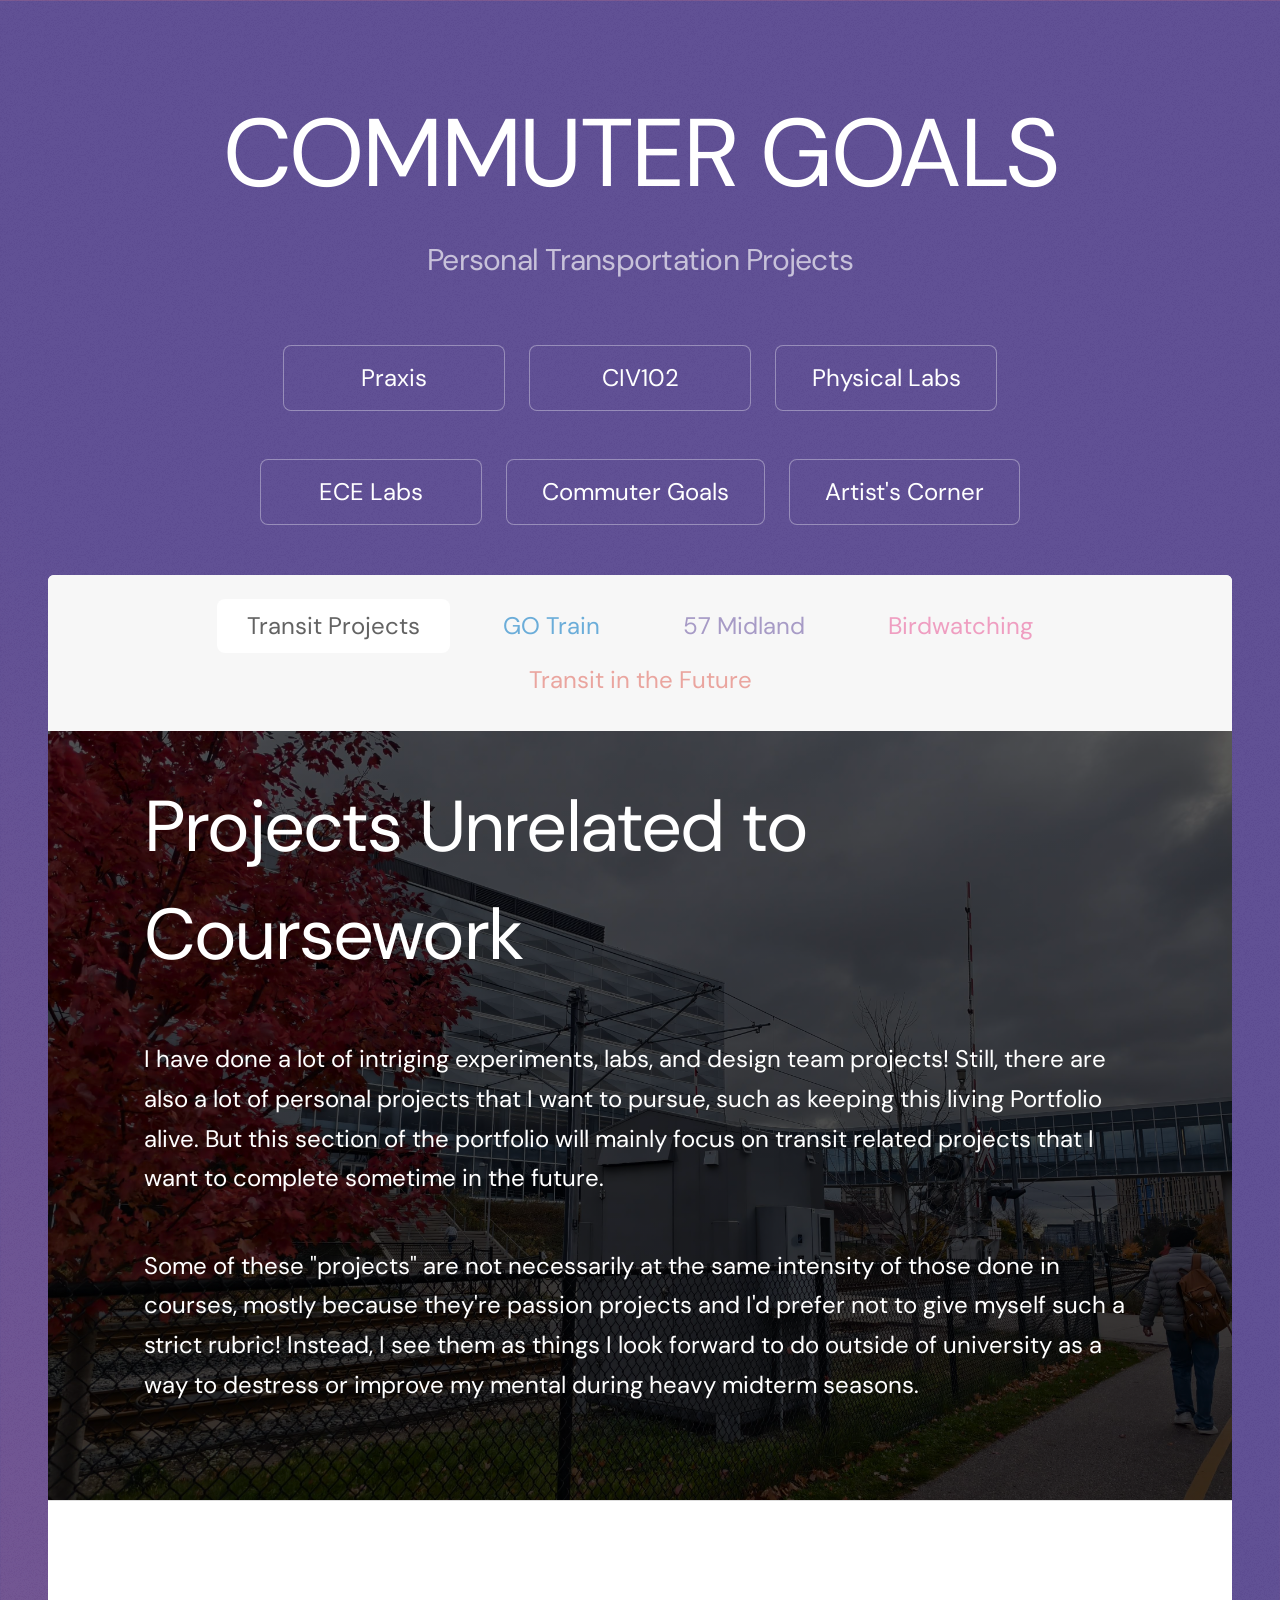
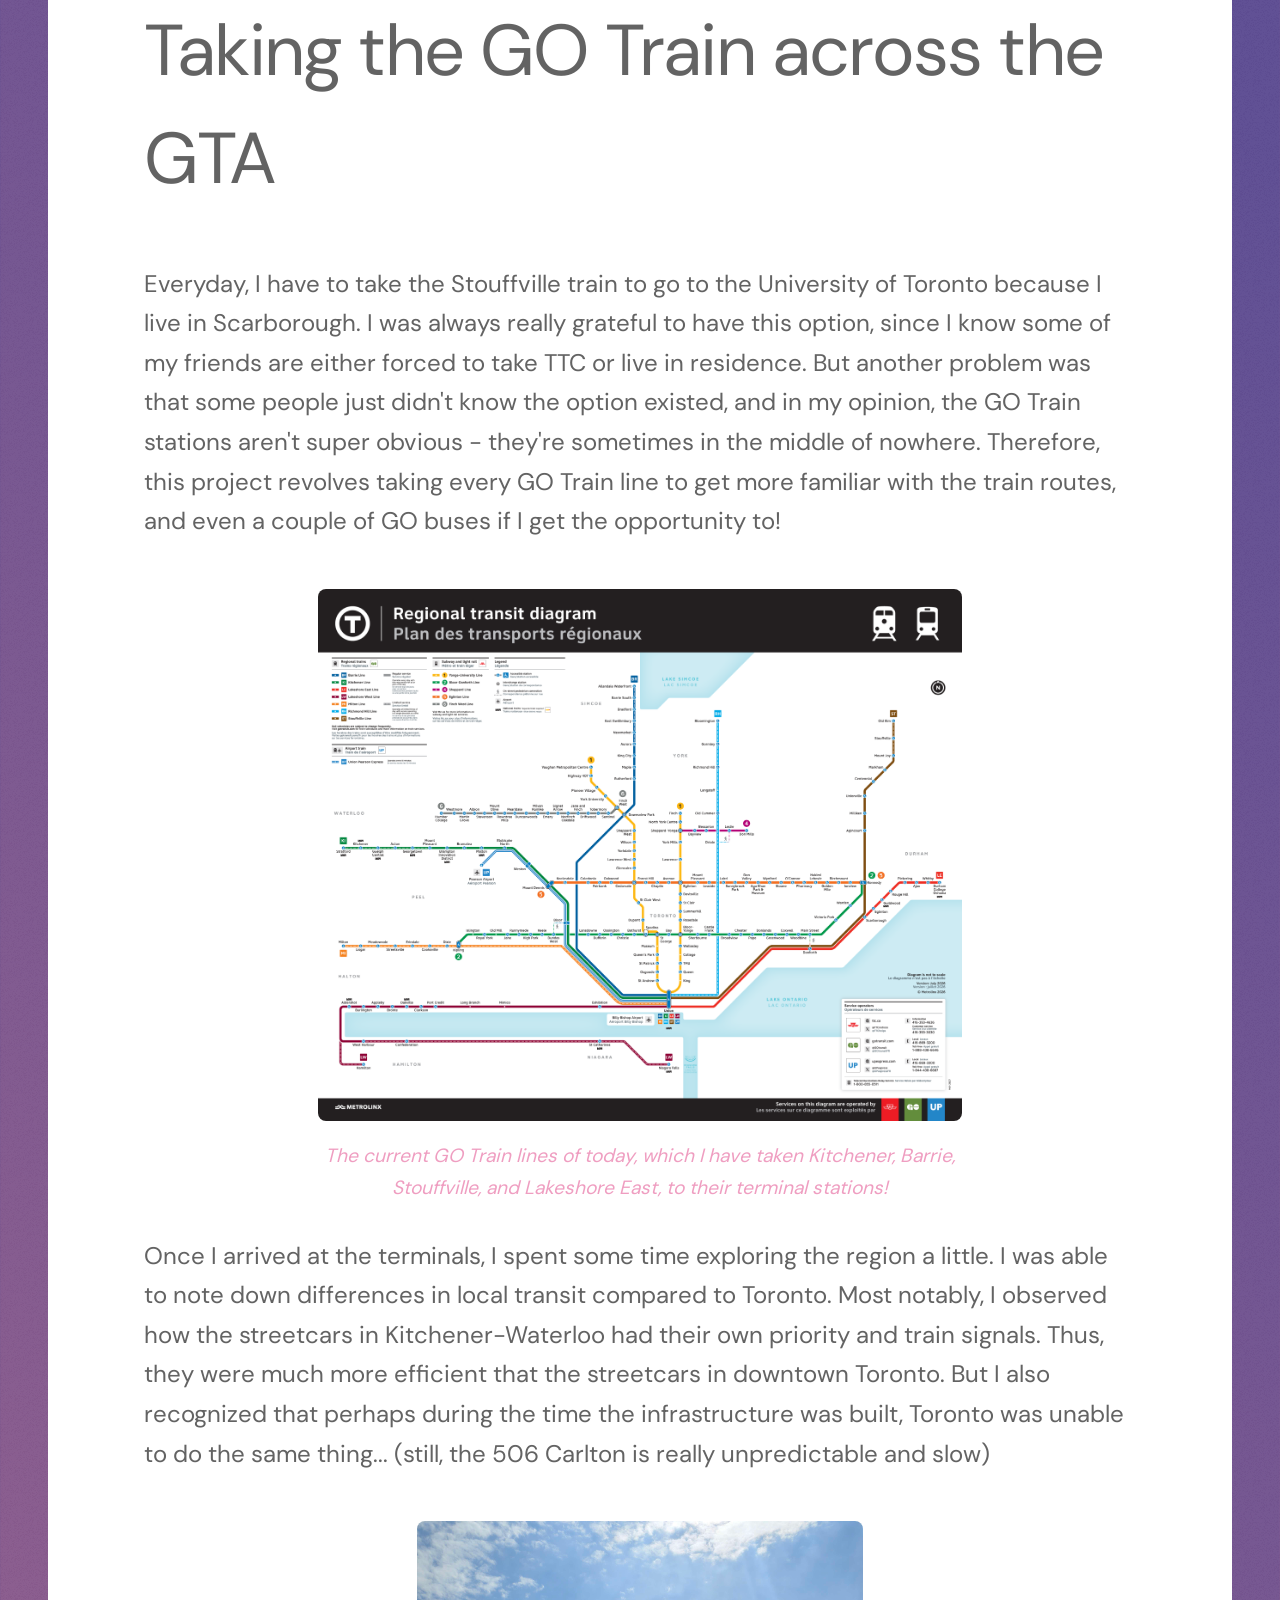
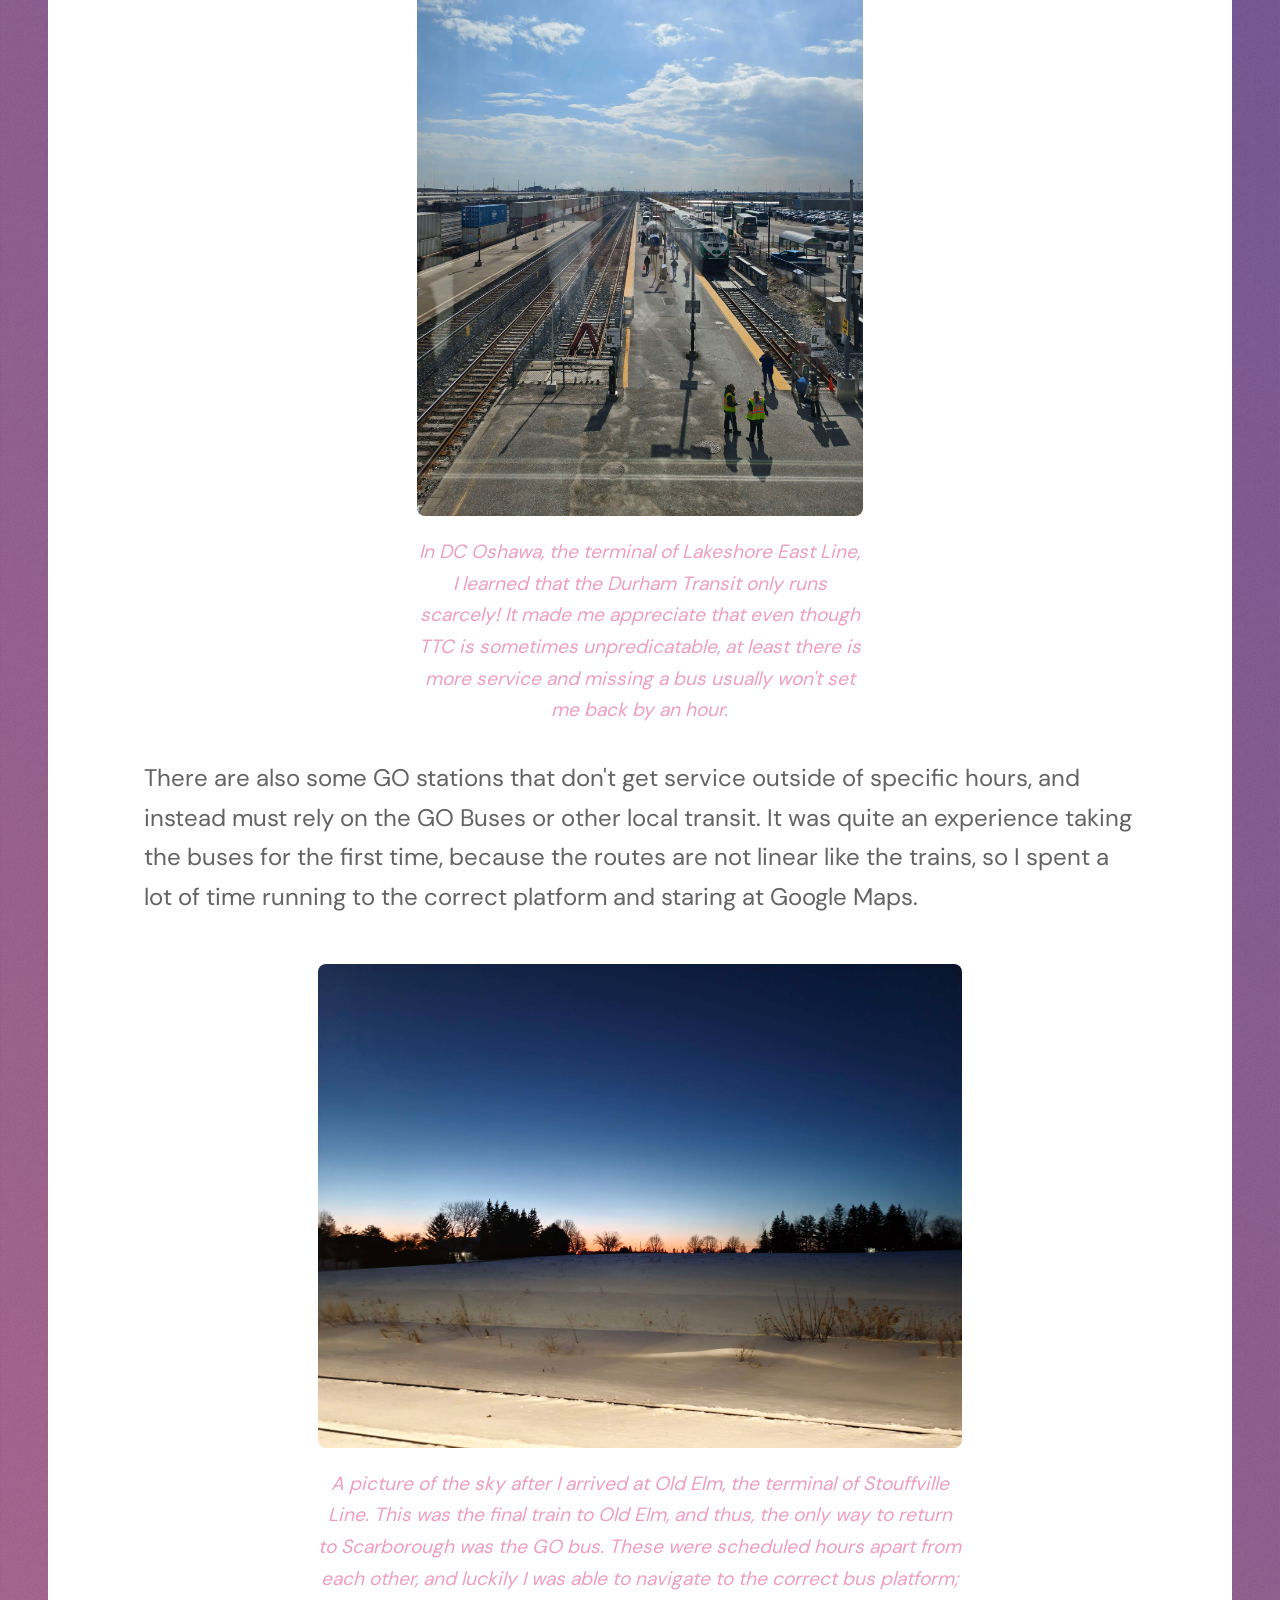
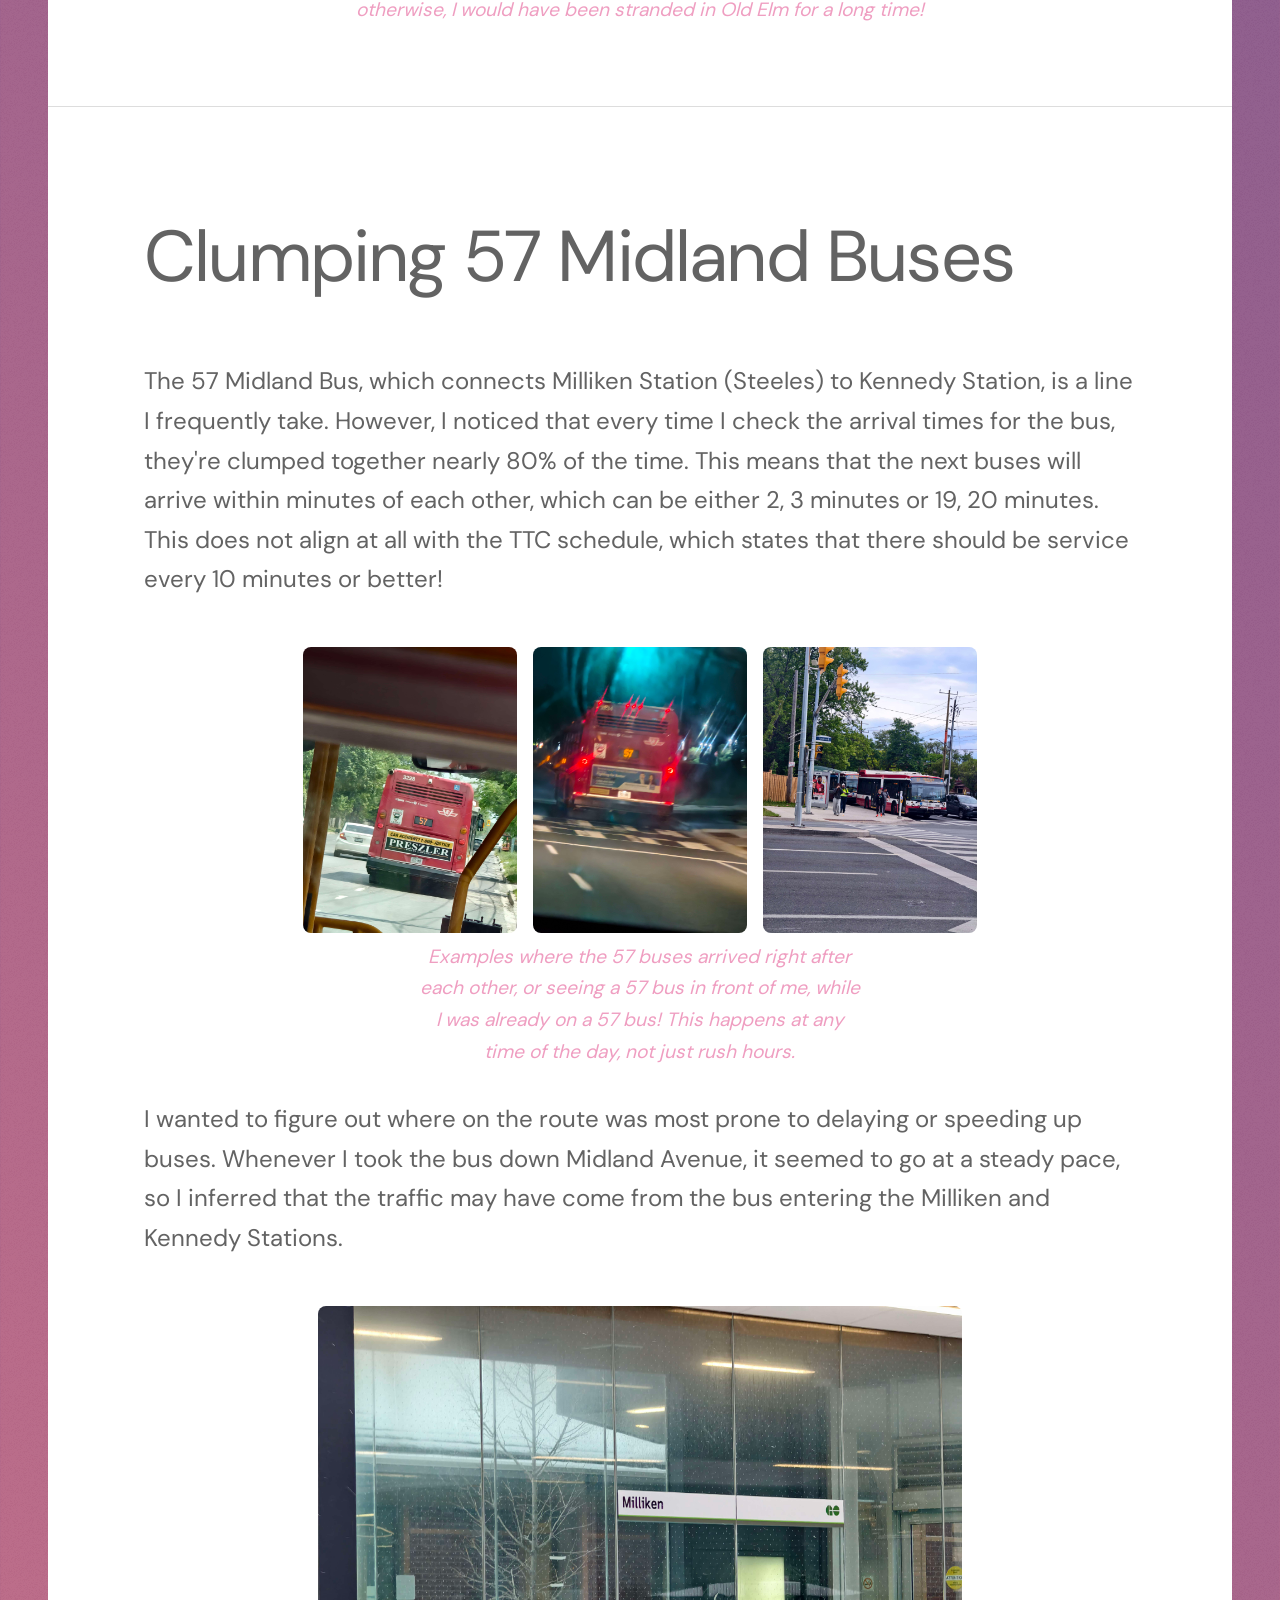
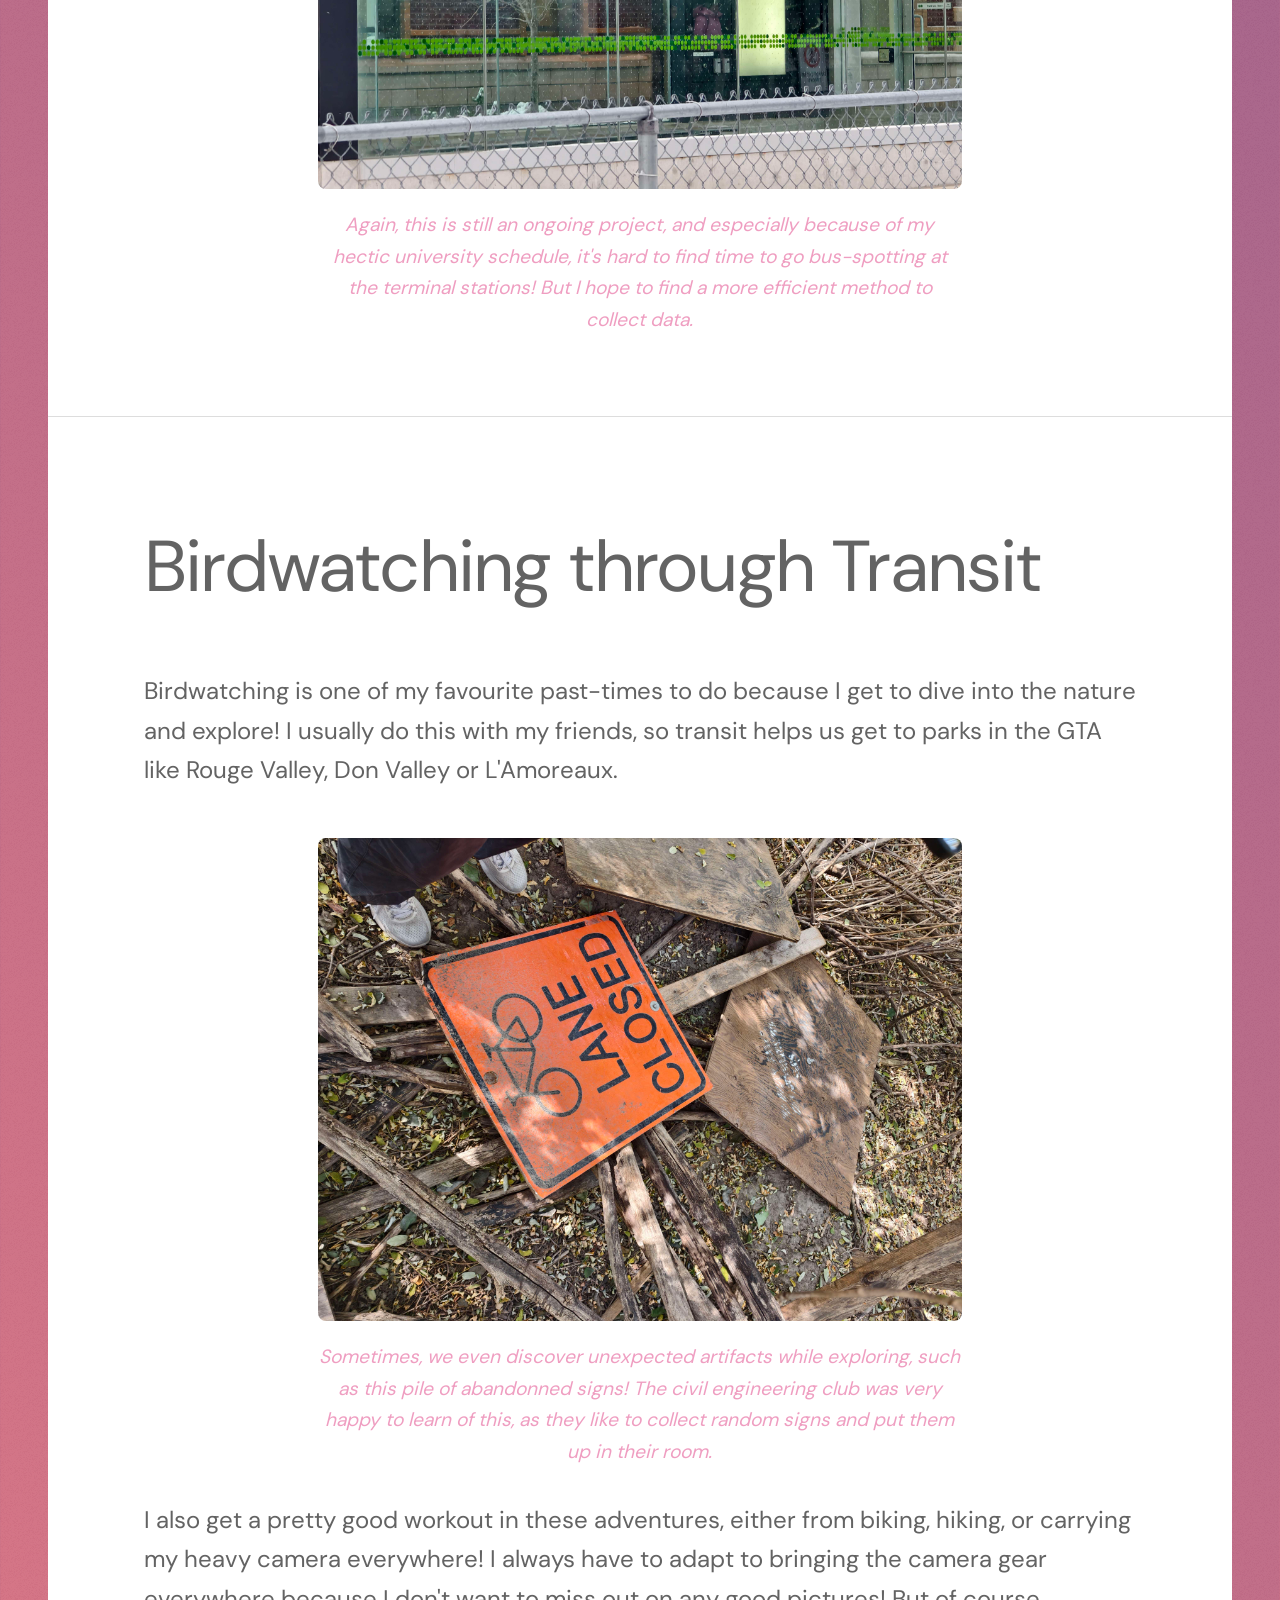
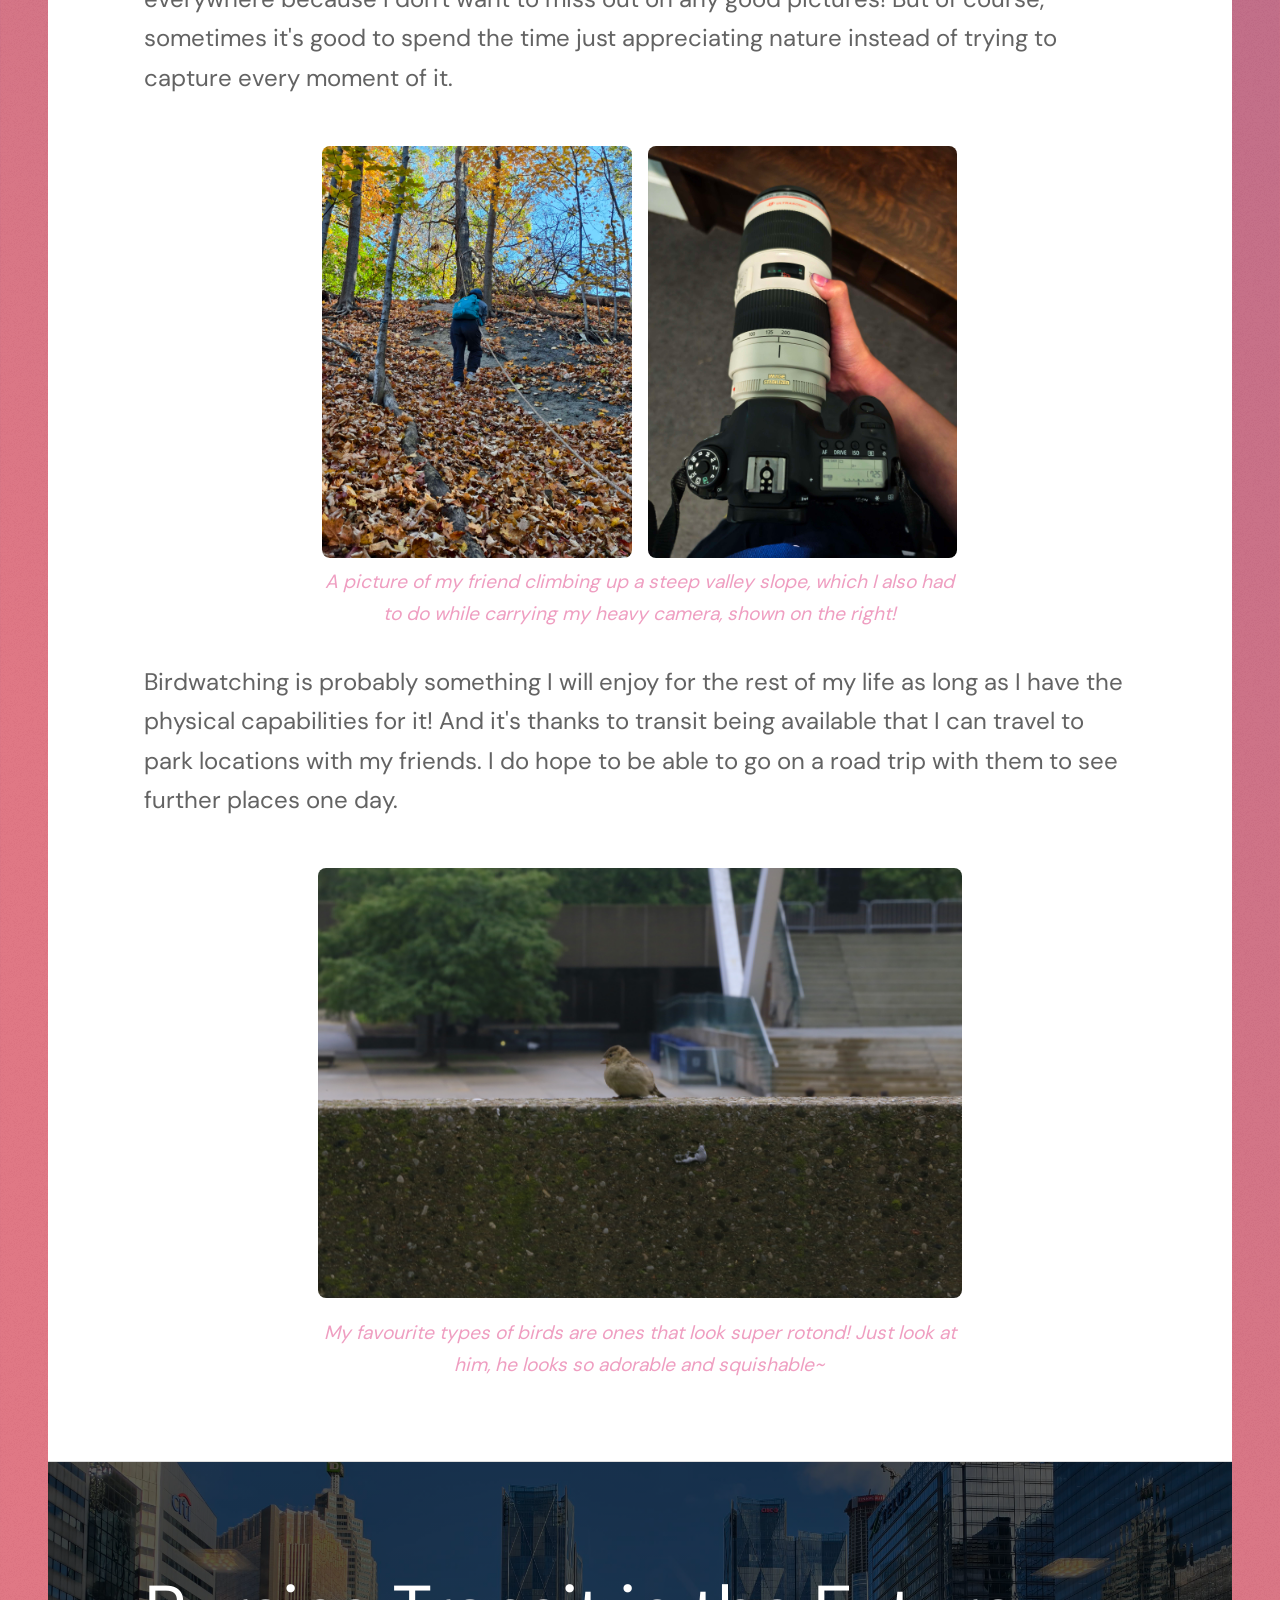
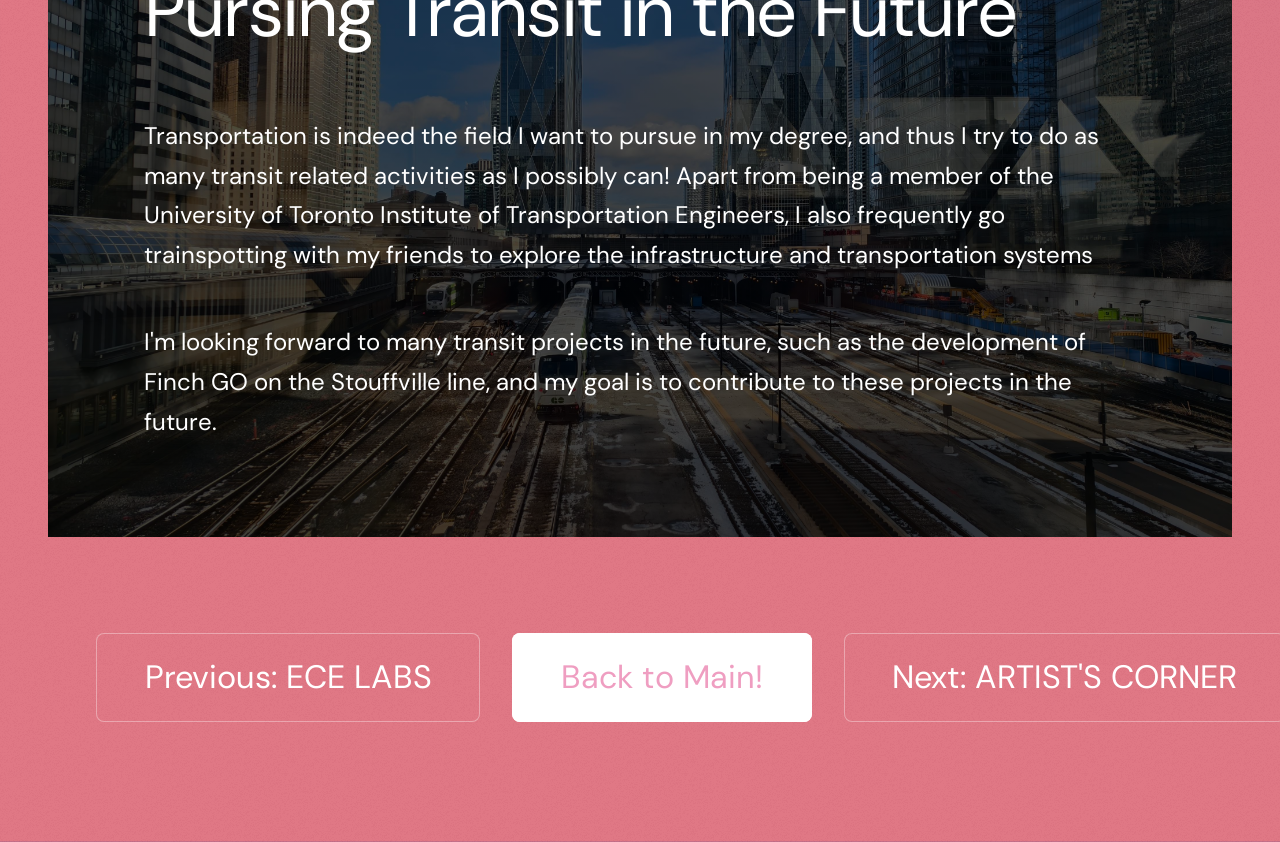
<file: ilovetrains.html>
<!DOCTYPE HTML>
<!--
	Stellar by HTML5 UP
	html5up.net | @ajlkn
	Free for personal and commercial use under the CCA 3.0 license (html5up.net/license)
-->
<html>
	<head>
		<title>Commuter Goals</title>
		<meta charset="utf-8" />
		<meta name="viewport" content="width=device-width, initial-scale=1, user-scalable=no" />
		<link rel="stylesheet" href="assets/css/main.css" />
		<noscript><link rel="stylesheet" href="assets/css/noscript.css" /></noscript>
	
		<style>
			@font-face {
				font-family: 'DMSans';
				src: url('DMSans_24pt-Regular.ttf') format('truetype');
			}
			body{
				font-family: 'DMSans', sans-serif !important;
				font-size: 18pt !important; 
			}
			h1 { font-size: 4em !important; }
			h2 { font-size: 3em !important; }
			h3 { font-size: 2em !important; }
			.babyblue {color: #6badd9;}
			.flins {color: #898bcd;}
			.varus {color: #a79bc6;}
			.march {color:#c790c4;}
			.justine {color: #ef9ec1;} 
			.peach {color: #eaa59f;} 

			#footer .actions.special {
				display: flex;
				justify-content: center;
				padding-left: 0;
				list-style: none;
				margin: 0 auto; 
				gap: 2rem;
				width: fit-content;
			}

			#footer .actions.special li {
				padding-left: 0;
			}

			.button.primary {
				background-color: #ffffff !important;
				background-image: none !important; 
				color: #ef9ec1 !important;       
				box-shadow: inset 0 0 0 2px #ffffff !important; 
			}
			
			.button.disabled {
				visibility: hidden;
			}

			#intro {
				background-image: linear-gradient(rgba(0, 0, 0, 0.65), rgba(0, 0, 0, 0.75)), url('images/waterloo.jpg'); 
				background-size: cover;          
				background-position: center;     
				background-repeat: no-repeat;    
				color: #ffffff;                   
				padding: 4em 2em;                
			}

			#conc {
				background-image: linear-gradient(rgba(0, 0, 0, 0.65), rgba(0, 0, 0, 0.75)), url('images/trainspotting.jpg'); 
				background-size: cover;           
				background-position: center;      
				background-repeat: no-repeat;    
				color: #ffffff;                   
				padding: 4em 2em;                 
			}

			#intro h2 {
    		color: #ffffff !important;
			}

			#conc h2 {
    		color: #ffffff !important;
			}

			
			.image-small {
				width: 65%;           
				margin: 0 auto 2rem;  
			}

			.image-tiny {
				width: 45%;           
				margin: 0 auto 2rem;  
			}

			.image-norm {
				width: 100%;           
				margin: 0 auto 2rem;  
			}

			
			.image-small img {
				width: 100%;
				height: auto;
				border-radius: 8px;   
			}

			.image-tiny img {
				width: 100%;
				height: auto;
				border-radius: 8px;   
			}

			
			figcaption {
				text-align: center;
				font-size: 0.8em;     
				font-style: italic;
				color: #ef9ec1;       
				margin-top: 0.5rem;
			}

			.image-row {
				display: flex;
				justify-content: center; 
				gap: 1rem;              
				margin-bottom: 0.5rem;  
			}

			
			.image-row img {
				flex: 1;               
				max-width: 48%;        
				height: auto;
				border-radius: 8px;
				object-fit: scale-down;
			}
			
		</style>
	</head>
	<body class="is-preload">

		<!-- Wrapper -->
			<div id="wrapper">

				<!-- Header -->
					<header id="header">
						<h1>COMMUTER GOALS</h1>
						<p>Personal Transportation Projects</p>
						<ul class="actions special">
							<li><a href="praxiss.html" class="button">Praxis</a></li>
							<li><a href="bridge.html" class="button">CIV102</a></li>
							<li><a href="phys.html" class="button">Physical Labs</a></li>
							<!--<li><a href="bib.html" class="button">Appreciation and Credits</a></li>--> 
						</ul>
						<ul class="actions special">
							<li><a href="ece.html" class="button">ECE Labs</a></li>
							<li><a href="ilovetrains.html" class="button">Commuter Goals</a></li>
							<li><a href="art.html" class="button">Artist's Corner</a></li>
							<!--<li><a href="bib.html" class="button">Appreciation and Credits</a></li>--> 
						</ul>
					</header>
				
				<!--navigation-->
					<nav id="nav">
						<ul>
							<li><a href="#intro" class="active">Transit Projects</a></li>
							<li><a href="#first"><span class = "babyblue">GO Train</span></a></li>
							<li><a href="#second"><span class = "varus">57 Midland</span></a></li>
							<li><a href="#third"><span class = "justine">Birdwatching</span></a></li>
							<li><a href="#conc"><span class = "peach">Transit in the Future</span></a></li>
						</ul>
					</nav>

				<!-- Main -->
					<div id="main">

						<!-- Content -->
							<section id="intro" class="main">
								<h2>Projects Unrelated to Coursework</h2>
								<p>I have done a lot of intriging experiments, labs, and design team projects! Still, there are also a lot of personal projects that I want to pursue, such as keeping this living Portfolio alive. But this section of the portfolio will mainly focus on transit related projects that I want to complete sometime in the future. </p>
								<p>Some of these "projects" are not necessarily at the same intensity of those done in courses, mostly because they're passion projects and I'd prefer not to give myself such a strict rubric! Instead, I see them as things I look forward to do outside of university as a way to destress or improve my mental during heavy midterm seasons. </p>
							</section>
							
							<section id="first" class="main">
								<h2>Taking the GO Train across the GTA</h2>
								<p>Everyday, I have to take the Stouffville train to go to the University of Toronto because I live in Scarborough. I was always really grateful to have this option, since I know some of my friends are either forced to take TTC or live in residence. But another problem was that some people just didn't know the option existed, and in my opinion, the GO Train stations aren't super obvious - they're sometimes in the middle of nowhere. Therefore, this project revolves taking every GO Train line to get more familiar with the train routes, and even a couple of GO buses if I get the opportunity to!</p>
								<figure class="image-small">
									<img src="images/gotrainmap.png" alt="" />
									<figcaption>The current GO Train lines of today, which I have taken Kitchener, Barrie, Stouffville, and Lakeshore East, to their terminal stations!</figcaption>
								</figure>
								<p>Once I arrived at the terminals, I spent some time exploring the region a little. I was able to note down differences in local transit compared to Toronto. Most notably, I observed how the streetcars in Kitchener-Waterloo had their own priority and train signals. Thus, they were much more efficient that the streetcars in downtown Toronto. But I also recognized that perhaps during the time the infrastructure was built, Toronto was unable to do the same thing... (still, the 506 Carlton is really unpredictable and slow)</p>
								<figure class="image-tiny">
									<img src="images/dcoshawa.jpg" alt="" />
									<figcaption>In DC Oshawa, the terminal of Lakeshore East Line, I learned that the Durham Transit only runs scarcely! It made me appreciate that even though TTC is sometimes unpredicatable, at least there is more service and missing a bus usually won't set me back by an hour.</figcaption>
								</figure>
								<p>There are also some GO stations that don't get service outside of specific hours, and instead must rely on the GO Buses or other local transit. It was quite an experience taking the buses for the first time, because the routes are not linear like the trains, so I spent a lot of time running to the correct platform and staring at Google Maps.</p> 
								<figure class="image-small">
									<img src="images/oldelm.jpg" alt="" />
									<figcaption>A picture of the sky after I arrived at Old Elm, the terminal of Stouffville Line. This was the final train to Old Elm, and thus, the only way to return to Scarborough was the GO bus. These were scheduled hours apart from each other, and luckily I was able to navigate to the correct bus platform; otherwise, I would have been stranded in Old Elm for a long time!</figcaption>
								</figure>
							</section>

							<section id="second" class="main">
								<h2>Clumping 57 Midland Buses</h2>
								<p>The 57 Midland Bus, which connects Milliken Station (Steeles) to Kennedy Station, is a line I frequently take. However, I noticed that every time I check the arrival times for the bus, they're clumped together nearly 80% of the time. This means that the next buses will arrive within minutes of each other, which can be either 2, 3 minutes or 19, 20 minutes. This does not align at all with the TTC schedule, which states that there should be service every 10 minutes or better!</p>
								<figure class="image-tiny">
									<div class="image-row">
										<img src="images/57one.jpg" alt="" />
										<img src="images/57two.jpg" alt="" />
										<img src="images/57three.jpg" alt="" />
									</div>
									<figcaption>Examples where the 57 buses arrived right after each other, or seeing a 57 bus in front of me, while I was already on a 57 bus! This happens at any time of the day, not just rush hours.</figcaption>
								</figure>
								<p>I wanted to figure out where on the route was most prone to delaying or speeding up buses. Whenever I took the bus down Midland Avenue, it seemed to go at a steady pace, so I inferred that the traffic may have come from the bus entering the Milliken and Kennedy Stations.</p>
								<figure class="image-small">
									<img src="images/millikenstation.jpg" alt="" />
									<figcaption>Again, this is still an ongoing project, and especially because of my hectic university schedule, it's hard to find time to go bus-spotting at the terminal stations! But I hope to find a more efficient method to collect data.</figcaption>
								</figure>
								<!--
								<p>Since we decided to focus on pure strength, we designed our bridge dimension with reference to the matboard. We realized that altering different parts of the bridge could yield significant or little changes with high or low risk. For example, adding extra diaphragms would greatly increase the bridge's plate buckling ratio, while being low risk becausee the diaphragms did not take much material and fit into the design nicely.</p>
								<figure class="image-small">
									<div class="image-row">
										<img src="thickdeck.png" alt="thick deck" />
										<img src="thindeck.png" alt="thin deck" />
									</div>
									<figcaption>Increasing the thickness of the deck (top horizontal, highlighed) improved the compression flexural numbers, but wasn't an improvement in other aspects. Therefore, it was a low significance that could risk other parts of the bridge since it would take a lot of material to build.</figcaption>
								</figure>
								<p>The decision to use the entire matboard was identified by us to be high risk. Every part of the matboard belonged to an important piece on the bridge, so to avoid cutting or accuracy errors, we ensured each piece was slightly larger than the required calculation. <span class = "crayon">The entire process of building the bridge demonstrated how it's in the hands of the team to represent these uncertainties in engineering design. </span></p>
								<figure class="image-small">
									<img src="bridgeerror.jpg" alt="" />
									<figcaption>Even though we tried to trim off uneven edges and measure twice before gluing, the bridge still looked quite messy and we spent extra time improving the build quality.</figcaption>
								</figure>
								-->
							</section>

							<section id="third" class="main">
								<h2>Birdwatching through Transit</h2>
								<p>Birdwatching is one of my favourite past-times to do because I get to dive into the nature and explore! I usually do this with my friends, so transit helps us get to parks in the GTA like Rouge Valley, Don Valley or L'Amoreaux.</p>
								<figure class="image-small">
									<img src="images/bikingsign.jpg" alt="" />
									<figcaption>Sometimes, we even discover unexpected artifacts while exploring, such as this pile of abandonned signs! The civil engineering club was very happy to learn of this, as they like to collect random signs and put them up in their room.</figcaption>
								</figure>
								<p>I also get a pretty good workout in these adventures, either from biking, hiking, or carrying my heavy camera everywhere! I always have to adapt to bringing the camera gear everywhere because I don't want to miss out on any good pictures! But of course, sometimes it's good to spend the time just appreciating nature instead of trying to capture every moment of it.</span></p>
								<figure class="image-small">
									<div class="image-row">
										<img src="images/hiking.jpg" alt="thick deck" />
										<img src="images/camera.jpg" alt="thin deck" />
									</div>
									<figcaption>A picture of my friend climbing up a steep valley slope, which I also had to do while carrying my heavy camera, shown on the right!</figcaption>
								</figure>
								<p>Birdwatching is probably something I will enjoy for the rest of my life as long as I have the physical capabilities for it! And it's thanks to transit being available that I can travel to park locations with my friends. I do hope to be able to go on a road trip with them to see further places one day.</p>
								<figure class="image-small">
									<img src="images/fatsparrow.JPG" alt="" />
									<figcaption>My favourite types of birds are ones that look super rotond! Just look at him, he looks so adorable and squishable~</figcaption>
								</figure>
							</section>

							<section id="conc" class="main">
								<h2>Pursing Transit in the Future</h2>				
								<p>Transportation is indeed the field I want to pursue in my degree, and thus I try to do as many transit related activities as I possibly can! Apart from being a member of the University of Toronto Institute of Transportation Engineers, I also frequently go trainspotting with my friends to explore the infrastructure and transportation systems</p>
								<p>I'm looking forward to many transit projects in the future, such as the development of Finch GO on the Stouffville line, and my goal is to contribute to these projects in the future.</p>
							</section>
					</div>

				 
					<footer id="footer">
    					<ul class="actions special">
							<li><a href="ece.html" class="button large">Previous: ECE LABS</a></li>
        					<li><a href="index.html" class="button large primary">Back to Main!</a></li>
							<li><a href="art.html" class="button large">Next: ARTIST'S CORNER</a></li>
    					</ul>
					</footer>
					
			</div>

		<!-- Scripts -->
			<script src="assets/js/jquery.min.js"></script>
			<script src="assets/js/jquery.scrollex.min.js"></script>
			<script src="assets/js/jquery.scrolly.min.js"></script>
			<script src="assets/js/browser.min.js"></script>
			<script src="assets/js/breakpoints.min.js"></script>
			<script src="assets/js/util.js"></script>
			<script src="assets/js/main.js"></script>

	</body>
</html>
</file>
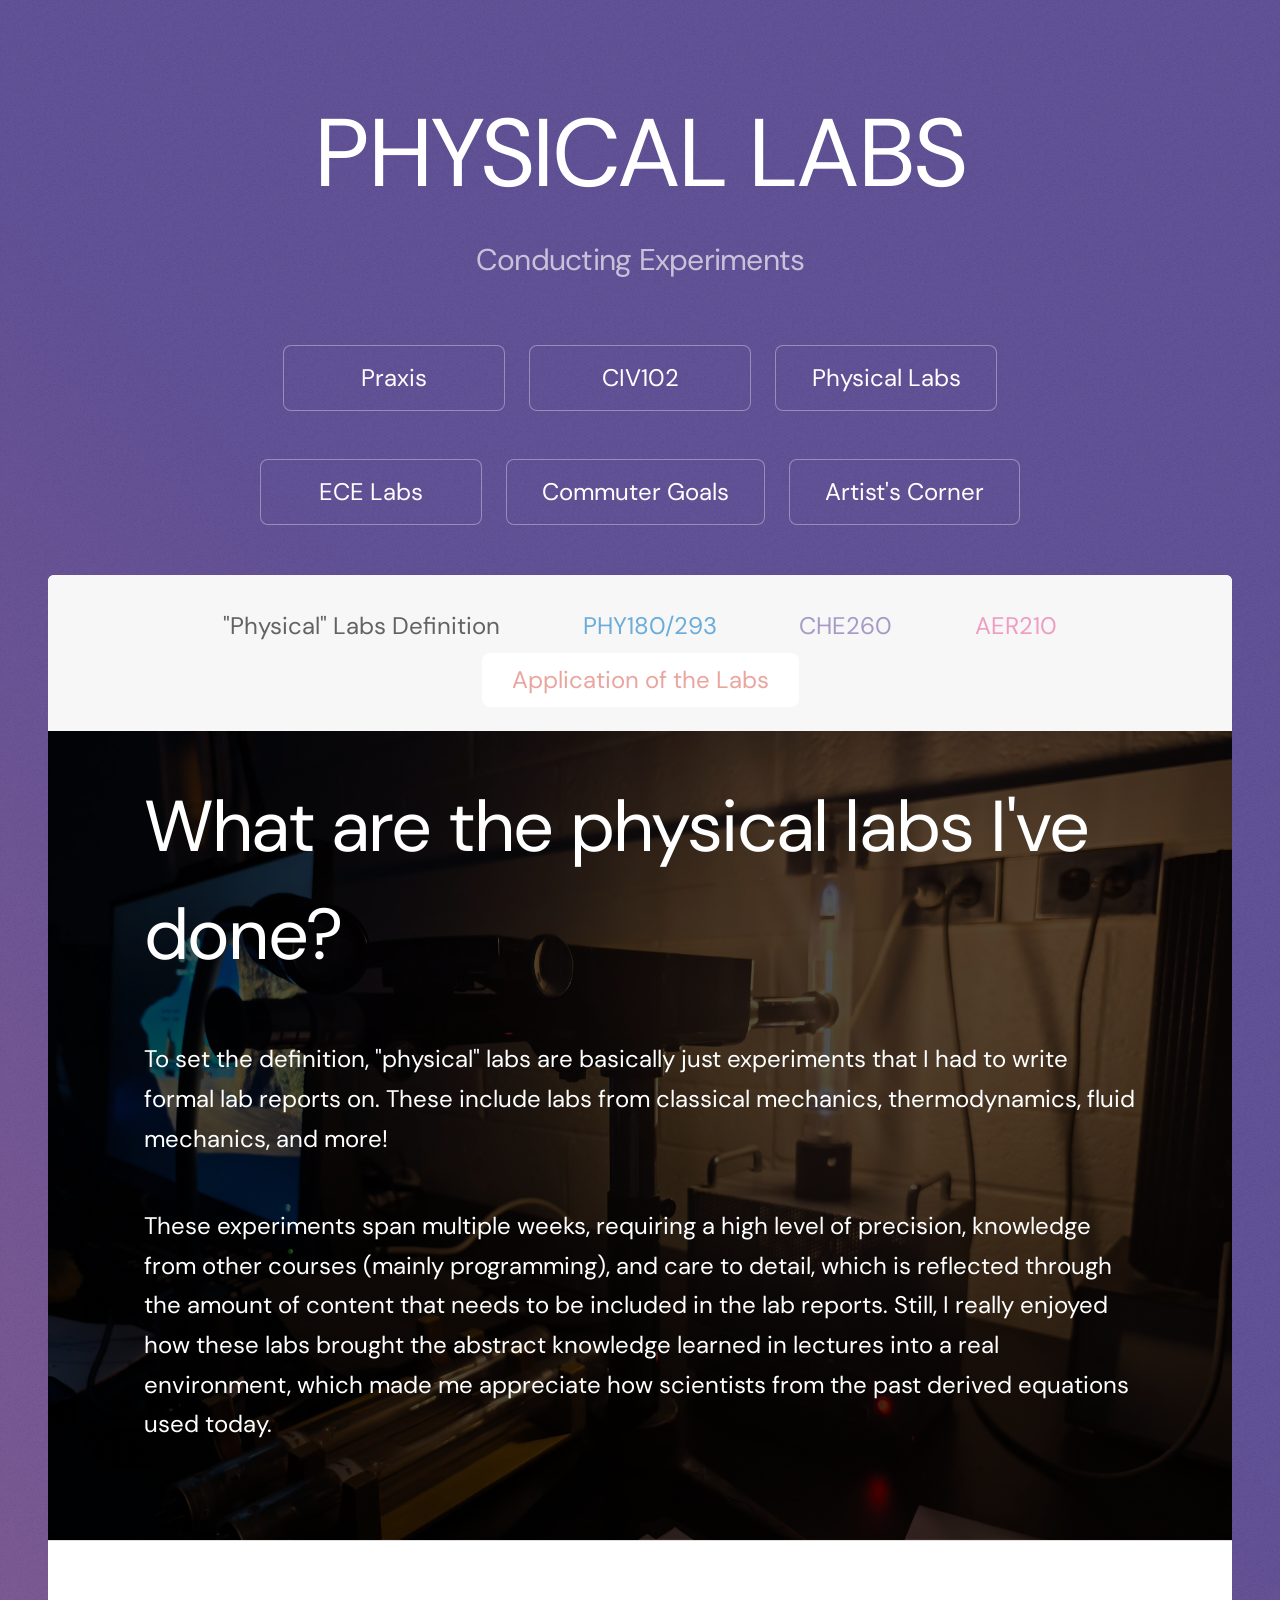
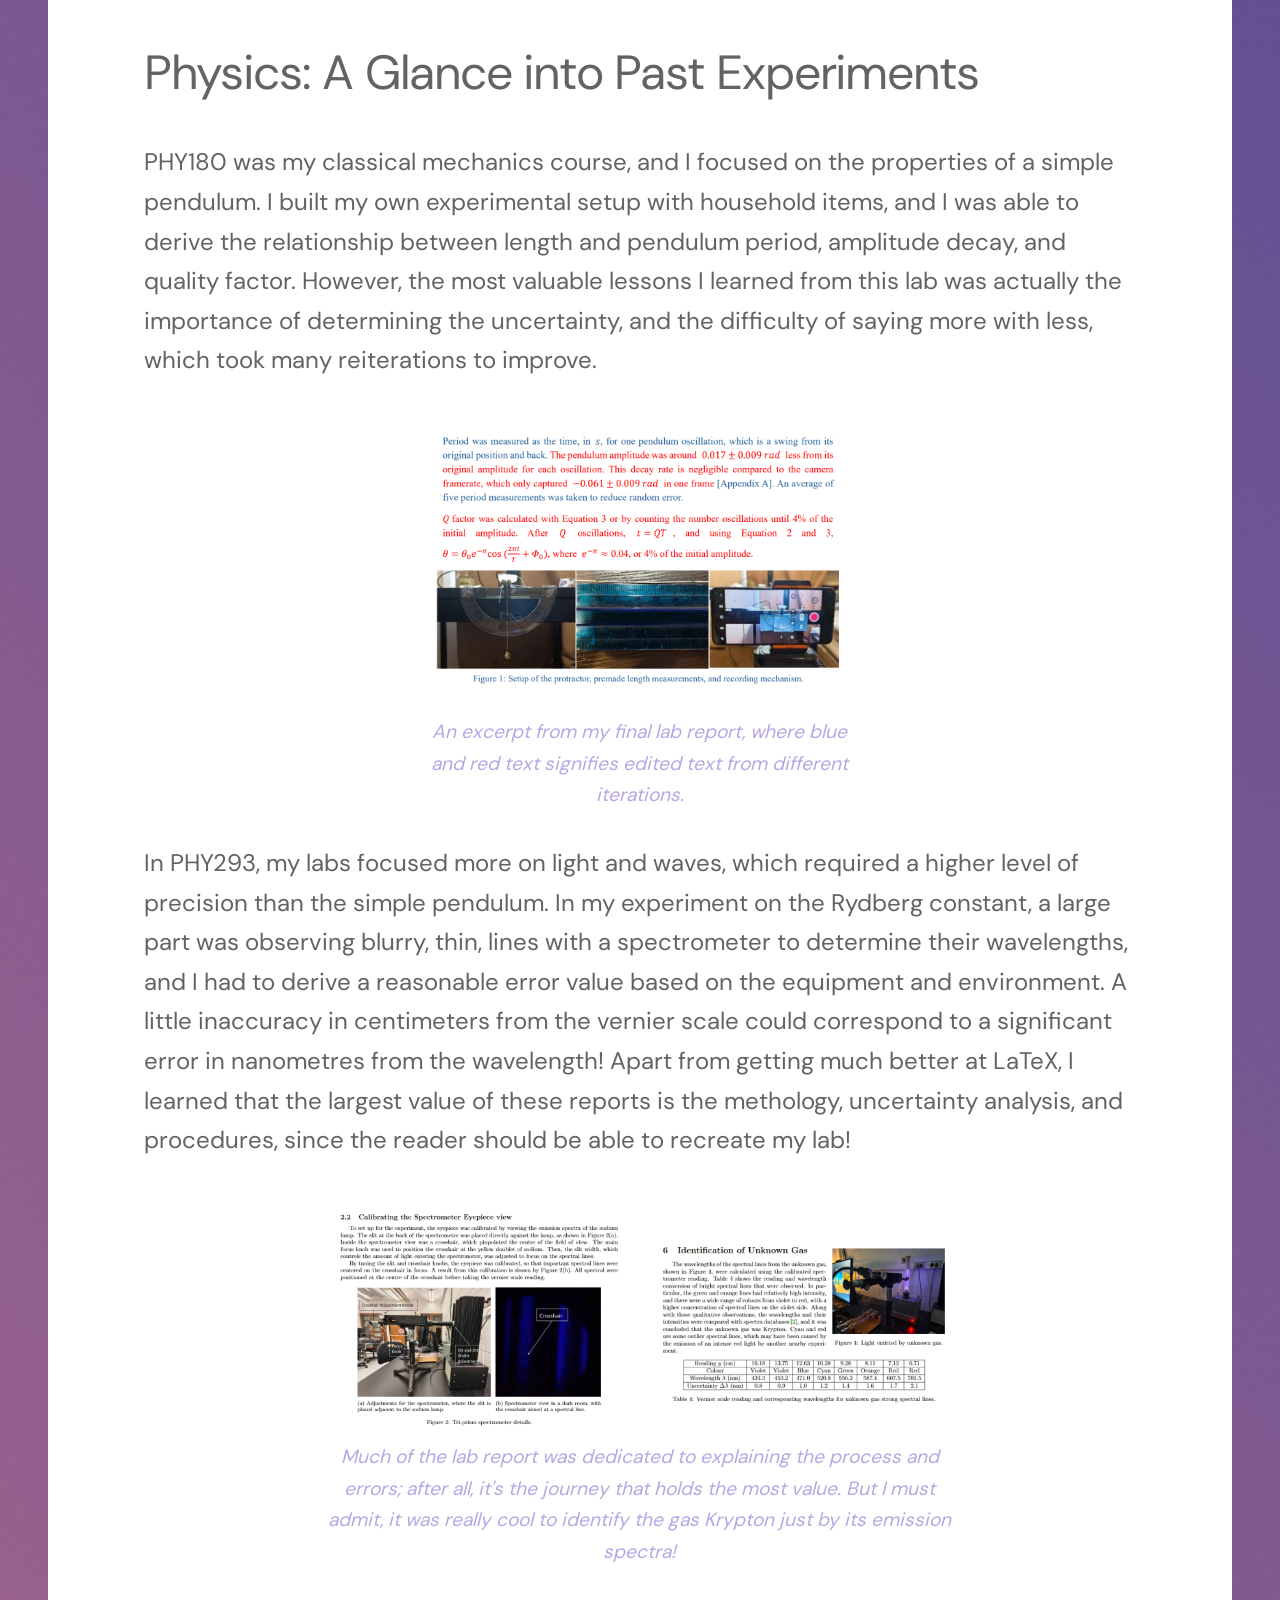
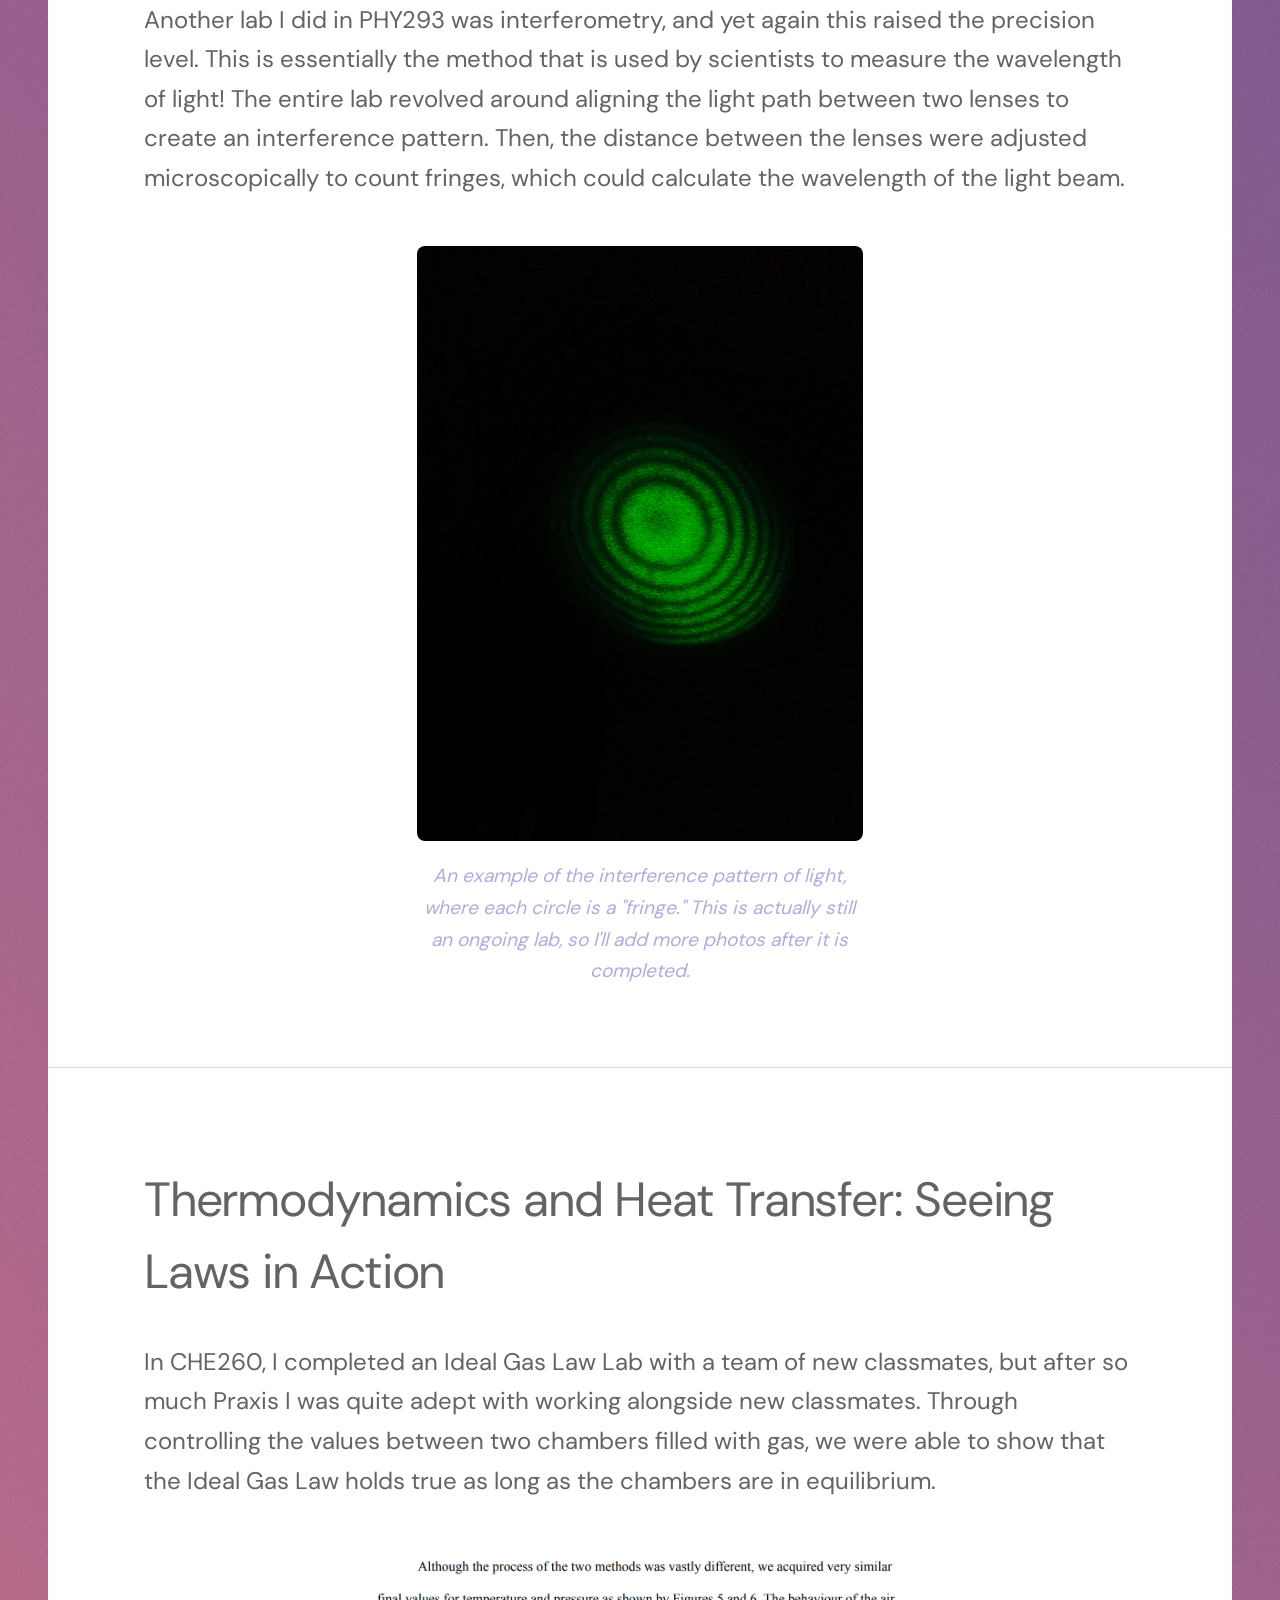
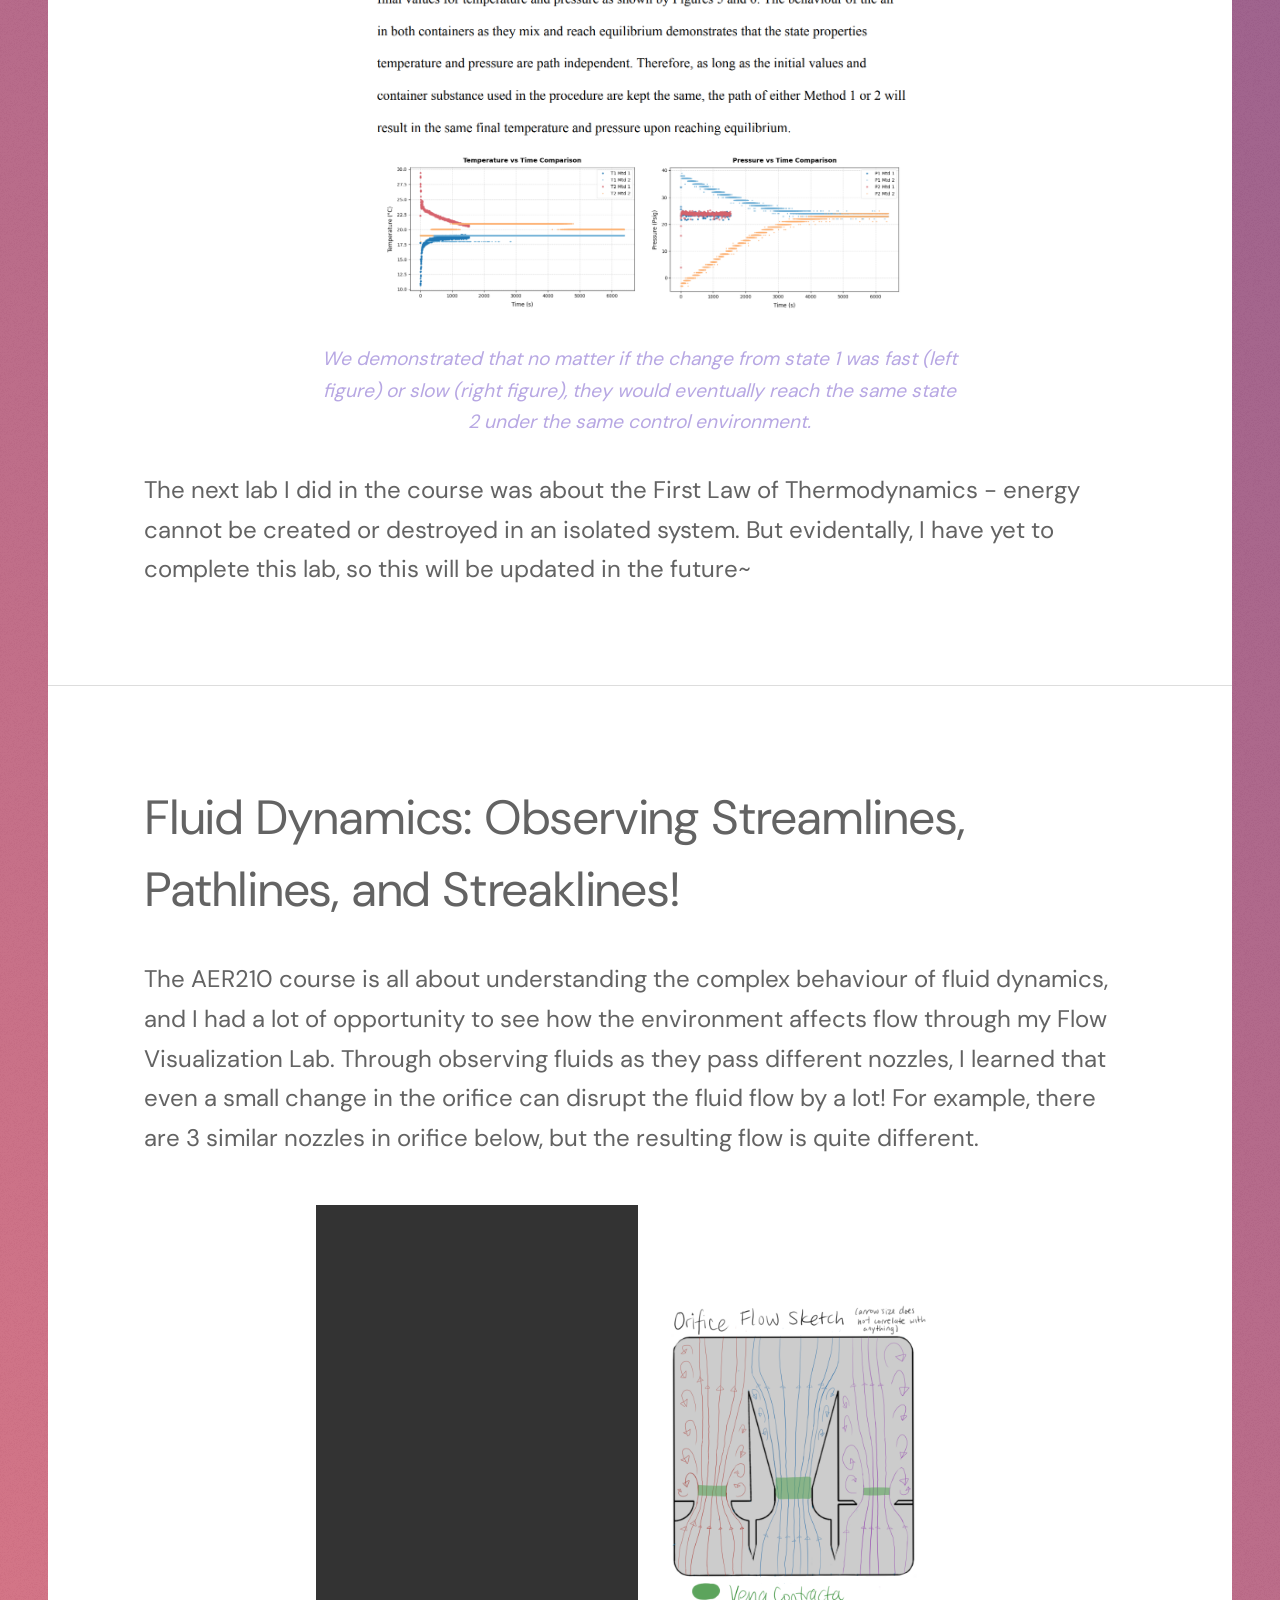
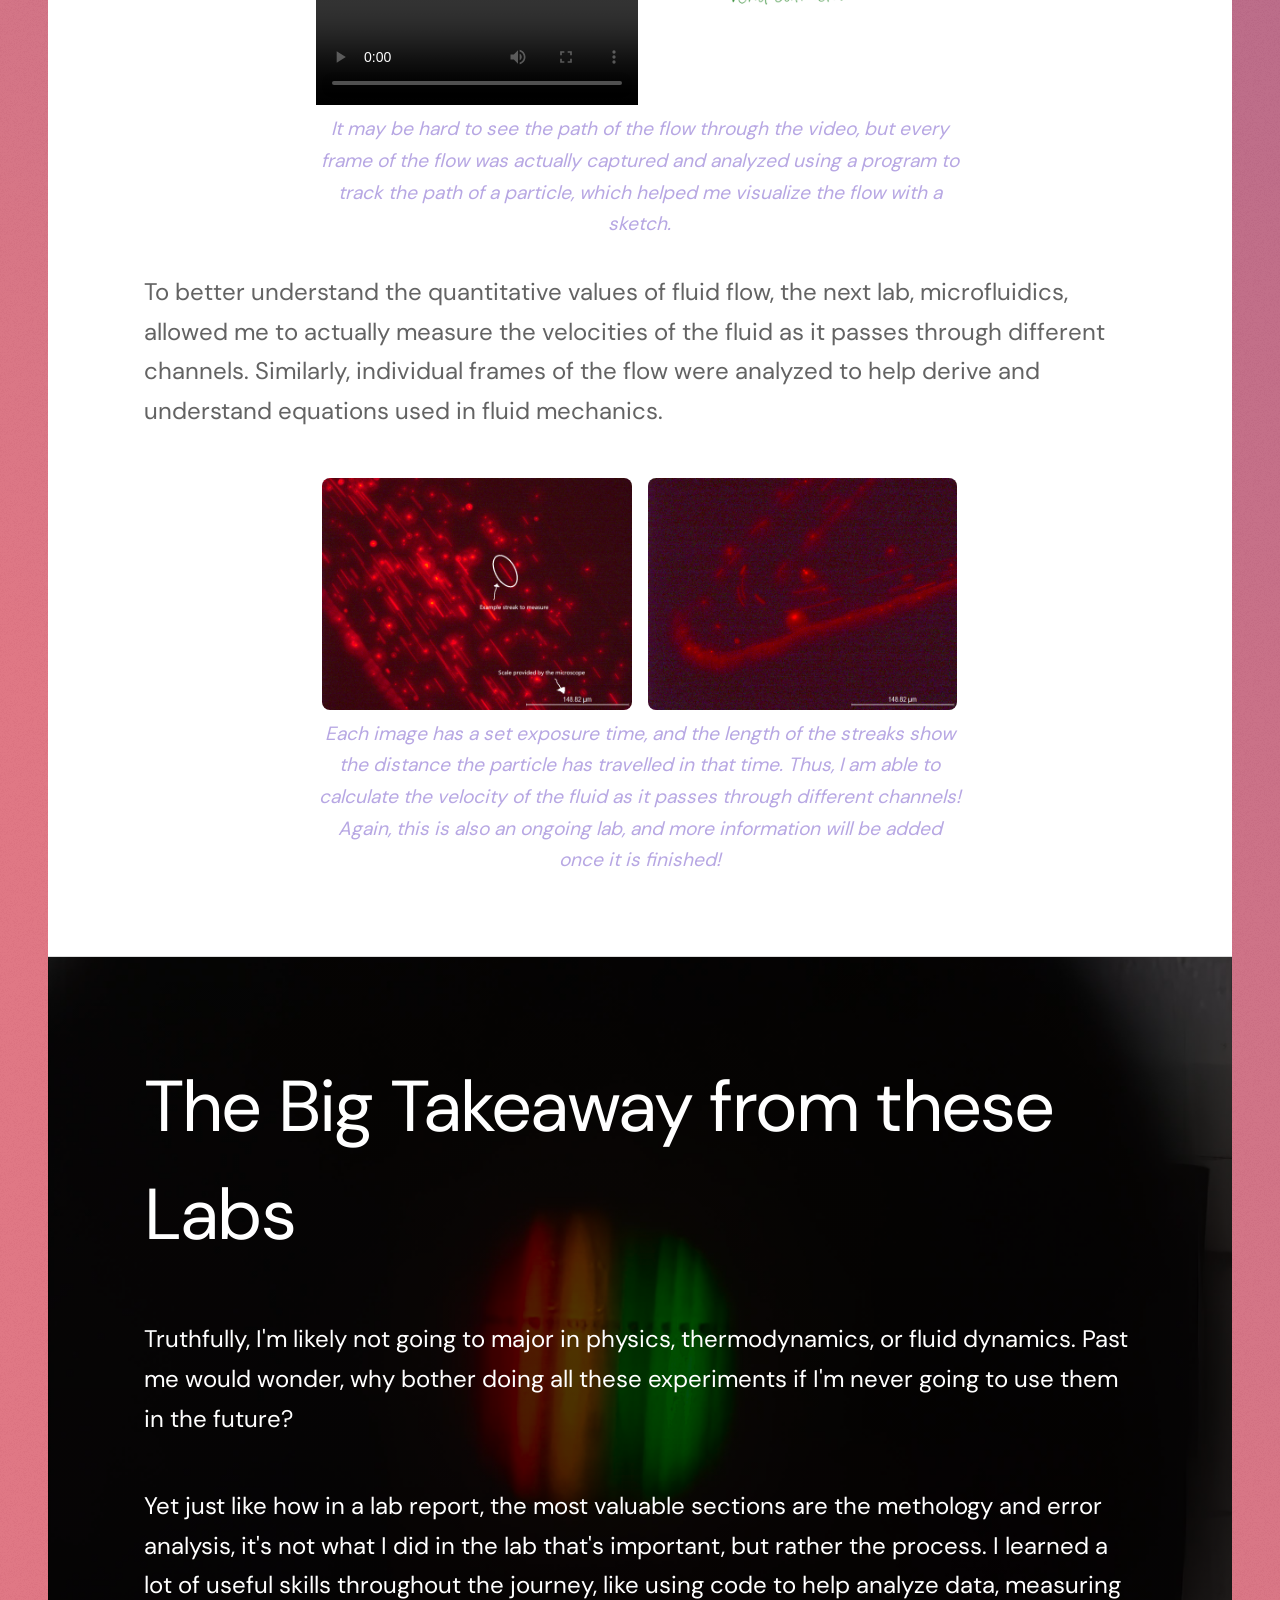
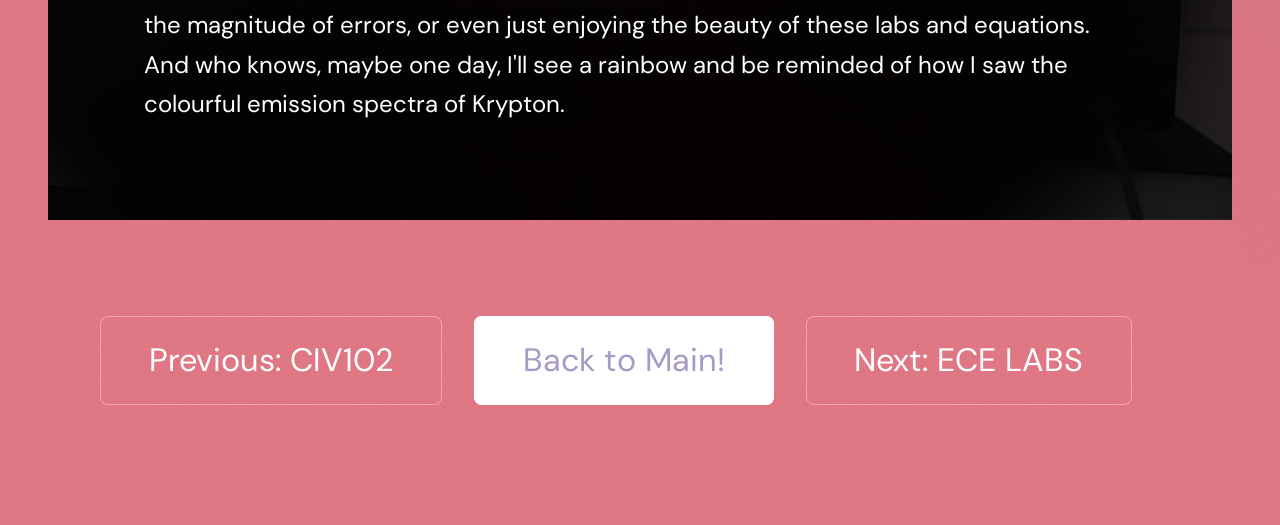
<file: phys.html>
<!DOCTYPE HTML>
<!--
	Stellar by HTML5 UP
	html5up.net | @ajlkn
	Free for personal and commercial use under the CCA 3.0 license (html5up.net/license)
-->
<html>
	<head>
		<title>Physical Labs</title>
		<meta charset="utf-8" />
		<meta name="viewport" content="width=device-width, initial-scale=1, user-scalable=no" />
		<link rel="stylesheet" href="assets/css/main.css" />
		<noscript><link rel="stylesheet" href="assets/css/noscript.css" /></noscript>
	
		<style>
			@font-face {
				font-family: 'DMSans';
				src: url('DMSans_24pt-Regular.ttf') format('truetype');
			}
			body{
				font-family: 'DMSans', sans-serif !important;
				font-size: 18pt !important; 
			}
			h1 { font-size: 4em !important; }
			h2 { font-size: 3em !important; }
			h3 { font-size: 2em !important; }
			.babyblue {color: #6badd9;}
			.flins {color: #898bcd;}
			.varus {color: #a79bc6;}
			.march {color:#c790c4;}
			.justine {color: #ef9ec1;} 
			.peach {color: #eaa59f;} 

			#footer .actions.special {
				display: flex;
				justify-content: center;
				padding-left: 0;
				list-style: none;
				margin: 0 auto; 
				gap: 2rem;
				width: fit-content;
			}

			#footer .actions.special li {
				padding-left: 0;
			}

			.button.primary {
				background-color: #ffffff !important;
				background-image: none !important; 
				color: #a79bc6 !important;       
				box-shadow: inset 0 0 0 2px #ffffff !important; 
			}
			
			.button.disabled {
				visibility: hidden;
			}

			#intro {
				background-image: linear-gradient(rgba(0, 0, 0, 0.65), rgba(0, 0, 0, 0.75)), url('images/helium.jpg'); 
				background-size: cover;          
				background-position: center;     
				background-repeat: no-repeat;    
				color: #ffffff;                   
				padding: 4em 2em;                
			}

			#conc {
				background-image: linear-gradient(rgba(0, 0, 0, 0.65), rgba(0, 0, 0, 0.75)), url('images/emissionspectra.jpg'); 
				background-size: cover;           
				background-position: center;      
				background-repeat: no-repeat;    
				color: #ffffff;                   
				padding: 4em 2em;                 
			}

			#intro h2 {
    		color: #ffffff !important;
			}

			#conc h2 {
    		color: #ffffff !important;
			}

			
			.image-small {
				width: 65%;           
				margin: 0 auto 2rem;  
			}

			.image-tiny {
				width: 45%;           
				margin: 0 auto 2rem;  
			}

			.image-norm {
				width: 100%;           
				margin: 0 auto 2rem;  
			}

			
			.image-small img {
				width: 100%;
				height: auto;
				border-radius: 8px;   
			}

			.image-tiny img {
				width: 100%;
				height: auto;
				border-radius: 8px;   
			}

			
			figcaption {
				text-align: center;
				font-size: 0.8em;     
				font-style: italic;
				color: #b7a7e3;       
				margin-top: 0.5rem;
			}

			.image-row {
				display: flex;
				justify-content: center; 
				gap: 1rem;              
				margin-bottom: 0.5rem;  
			}

			
			.image-row img {
				flex: 1;               
				max-width: 48%;        
				height: auto;
				border-radius: 8px;
				object-fit: scale-down;
			}
			
		</style>
	</head>
	<body class="is-preload">

		<!-- Wrapper -->
			<div id="wrapper">

				<!-- Header -->
					<header id="header">
						<h1>PHYSICAL LABS</h1>
						<p>Conducting Experiments</p>
						<ul class="actions special">
							<li><a href="praxiss.html" class="button">Praxis</a></li>
							<li><a href="bridge.html" class="button">CIV102</a></li>
							<li><a href="phys.html" class="button">Physical Labs</a></li>
							<!--<li><a href="bib.html" class="button">Appreciation and Credits</a></li>--> 
						</ul>
						<ul class="actions special">
							<li><a href="ece.html" class="button">ECE Labs</a></li>
							<li><a href="ilovetrains.html" class="button">Commuter Goals</a></li>
							<li><a href="art.html" class="button">Artist's Corner</a></li>
							<!--<li><a href="bib.html" class="button">Appreciation and Credits</a></li>--> 
						</ul>
					</header>
				
				<!--navigation-->
					<nav id="nav">
						<ul>
							<li><a href="#intro" class="active">"Physical" Labs Definition</a></li>
							<li><a href="#first"><span class = "babyblue">PHY180/293</span></a></li>
							<li><a href="#second"><span class = "varus">CHE260</span></a></li>
							<li><a href="#third"><span class = "justine">AER210</span></a></li>
							<li><a href="#conc"><span class = "peach">Application of the Labs</span></a></li>
						</ul>
					</nav>

				<!-- Main -->
					<!-- Main -->
					<div id="main">

						<!-- Content -->
							<section id="intro" class="main">
								<h2>What are the physical labs I've done?</h2>
                                <p>To set the definition, "physical" labs are basically just experiments that I had to write formal lab reports on. These include labs from classical mechanics, thermodynamics, fluid mechanics, and more!</p>
								<p>These experiments span multiple weeks, requiring a high level of precision, knowledge from other courses (mainly programming), and care to detail, which is reflected through the amount of content that needs to be included in the lab reports. Still, I really enjoyed how these labs brought the abstract knowledge learned in lectures into a real environment, which made me appreciate how scientists from the past derived equations used today.</p>
								

							</section>
							
							<section id="first" class="main">
								<h3>Physics: A Glance into Past Experiments</h3>
                                <p>PHY180 was my classical mechanics course, and I focused on the properties of a simple pendulum. I built my own experimental setup with household items, and I was able to derive the relationship between length and pendulum period, amplitude decay, and quality factor. However, the most valuable lessons I learned from this lab was actually the importance of determining the uncertainty, and the difficulty of saying more with less, which took many reiterations to improve.</p>
                                <figure class="image-tiny">
									<img src="images/phy180lab.png" alt="" />
									<figcaption>An excerpt from my final lab report, where blue and red text signifies edited text from different iterations.<figcaption>
								</figure>
								<p>In PHY293, my labs focused more on light and waves, which required a higher level of precision than the simple pendulum. In my experiment on the Rydberg constant, a large part was observing blurry, thin, lines with a spectrometer to determine their wavelengths, and I had to derive a reasonable error value based on the equipment and environment. A little inaccuracy in centimeters from the vernier scale could correspond to a significant error in nanometres from the wavelength! Apart from getting much better at LaTeX, I learned that the largest value of these reports is the methology, uncertainty analysis, and procedures, since the reader should be able to recreate my lab!</p>
								<figure class="image-small">
									<div class="image-row">
										<img src="images/calibratespectrometer.png" alt="" />
										<img src="images/unknowngas.png" alt="" />
									</div>
									<figcaption>Much of the lab report was dedicated to explaining the process and errors; after all, it's the journey that holds the most value. But I must admit, it was really cool to identify the gas Krypton just by its emission spectra!</figcaption>
								</figure>
                                <p>Another lab I did in PHY293 was interferometry, and yet again this raised the precision level. This is essentially the method that is used by scientists to measure the wavelength of light! The entire lab revolved around aligning the light path between two lenses to create an interference pattern. Then, the distance between the lenses were adjusted microscopically to count fringes, which could calculate the wavelength of the light beam.</p>
                                <figure class="image-tiny">
									<img src="images/interferometers.jpg" alt="" />
									<figcaption>An example of the interference pattern of light, where each circle is a "fringe." This is actually still an ongoing lab, so I'll add more photos after it is completed.</figcaption>
								</figure>
                                
                            </section>

							<section id="second" class="main">
								<h3>Thermodynamics and Heat Transfer: Seeing Laws in Action</h3>
								<p>In CHE260, I completed an Ideal Gas Law Lab with a team of new classmates, but after so much Praxis I was quite adept with working alongside new classmates. Through controlling the values between two chambers filled with gas, we were able to show that the Ideal Gas Law holds true as long as the chambers are in equilibrium.</p>
								<figure class="image-small">
									<img src="images/Idealgas.png" alt="" />
									<figcaption>We demonstrated that no matter if the change from state 1 was fast (left figure) or slow (right figure), they would eventually reach the same state 2 under the same control environment.</figcaption>
								</figure>
                                <p>The next lab I did in the course was about the First Law of Thermodynamics - energy cannot be created or destroyed in an isolated system. But evidentally, I have yet to complete this lab, so this will be updated in the future~</p>
                                <!--
								<figure class="image-tiny">
									<img src="images/site3.png" alt="" />
									<figcaption>One of the restrictions of the makerspace was that ventilation could only be installed downstairs in the metal shop. But the high temperature used to work with metal made it impossible to do tufting in the same room without melting acrylics.</figcaption>
								</figure>
                                <p>Unfortunately, my team and I weren't able to pursue solutions for this problem due to lack of resources and time of Praxis II. However, it did open my eyes on how many teams, problems remain unresolved not because no one tries to fix them, but rather because of other restrictions.</p>
                                <figure class="image-tiny">
									<img src="images/tuftinggun.png" alt="" />
									<figcaption>Currently, the makerspace's solution is to ban tufting, but I hope one day this could change. </figcaption>
								</figure>
								-->
							</section>

							<section id="third" class="main">
								<h3>Fluid Dynamics: Observing Streamlines, Pathlines, and Streaklines!</h3>
								<p>The AER210 course is all about understanding the complex behaviour of fluid dynamics, and I had a lot of opportunity to see how the environment affects flow through my Flow Visualization Lab. Through observing fluids as they pass different nozzles, I learned that even a small change in the orifice can disrupt the fluid flow by a lot! For example, there are 3 similar nozzles in orifice below, but the resulting flow is quite different.</p>
								
								<figure class="image-small">
									<div class="image-row">
										<video controls width="50%" height = "500px" preload="metadata">
											<source src="images/flowvis.mp4" type="video/mp4">
										</video>
										<img src="images/flowsketch.png" alt="" />
									</div>
									<figcaption>It may be hard to see the path of the flow through the video, but every frame of the flow was actually captured and analyzed using a program to track the path of a particle, which helped me visualize the flow with a sketch.</figcaption>
								</figure>
                                <p>To better understand the quantitative values of fluid flow, the next lab, microfluidics, allowed me to actually measure the velocities of the fluid as it passes through different channels. Similarly, individual frames of the flow were analyzed to help derive and understand equations used in fluid mechanics.</p>
                                <figure class="image-small">
									<div class="image-row">
										<img src="images/microfluidicstraight.jpg" alt="" />
										<img src="images/microfluidicsbend.jpg" alt="" />
									</div>
									<figcaption>Each image has a set exposure time, and the length of the streaks show the distance the particle has travelled in that time. Thus, I am able to calculate the velocity of the fluid as it passes through different channels! Again, this is also an ongoing lab, and more information will be added once it is finished!</figcaption>
								</figure>
								<!--
								<p>Being able to lock the wristband wasn't the hard part, as this is already a feature of many ID wristbands. Through communicating with the daycare, they listed out many concerns we never thought of, such as the time cost of bringing out scissors to cut the single-use wristbands and concern on wristbands getting caught in activity equipment. It was only through this communication that we could devise a solution that truly fought against their problem.
                                </p>
								<figure class="image-tiny">
									<img src="images/calc.png" alt="" />
									<figcaption>Regarding the daycare's concern on needing to remove the wristband in emergency situations, we added a new requirement to the wristband design based on engineering standards.</figcaption>
								</figure>
								-->
                                
							</section>

							<section id="conc" class="main">
								<h2>The Big Takeaway from these Labs</h2>
								<p>Truthfully, I'm likely not going to major in physics, thermodynamics, or fluid dynamics. Past me would wonder, why bother doing all these experiments if I'm never going to use them in the future?</p>
								<p>Yet just like how in a lab report, the most valuable sections are the methology and error analysis, it's not what I did in the lab that's important, but rather the process. I learned a lot of useful skills throughout the journey, like using code to help analyze data, measuring the magnitude of errors, or even just enjoying the beauty of these labs and equations. And who knows, maybe one day, I'll see a rainbow and be reminded of how I saw the colourful emission spectra of Krypton.</p>
							</section>
					</div>

				 
					<footer id="footer">
    					<ul class="actions special">
							<li><a href="bridge.html" class="button large">Previous: CIV102</a></li>
        					<li><a href="index.html" class="button large primary">Back to Main!</a></li>
							<li><a href="ece.html" class="button large">Next: ECE LABS</a></li>
    					</ul>
					</footer>
					
			</div>

		<!-- Scripts -->
			<script src="assets/js/jquery.min.js"></script>
			<script src="assets/js/jquery.scrollex.min.js"></script>
			<script src="assets/js/jquery.scrolly.min.js"></script>
			<script src="assets/js/browser.min.js"></script>
			<script src="assets/js/breakpoints.min.js"></script>
			<script src="assets/js/util.js"></script>
			<script src="assets/js/main.js"></script>

	</body>
</html>
</file>
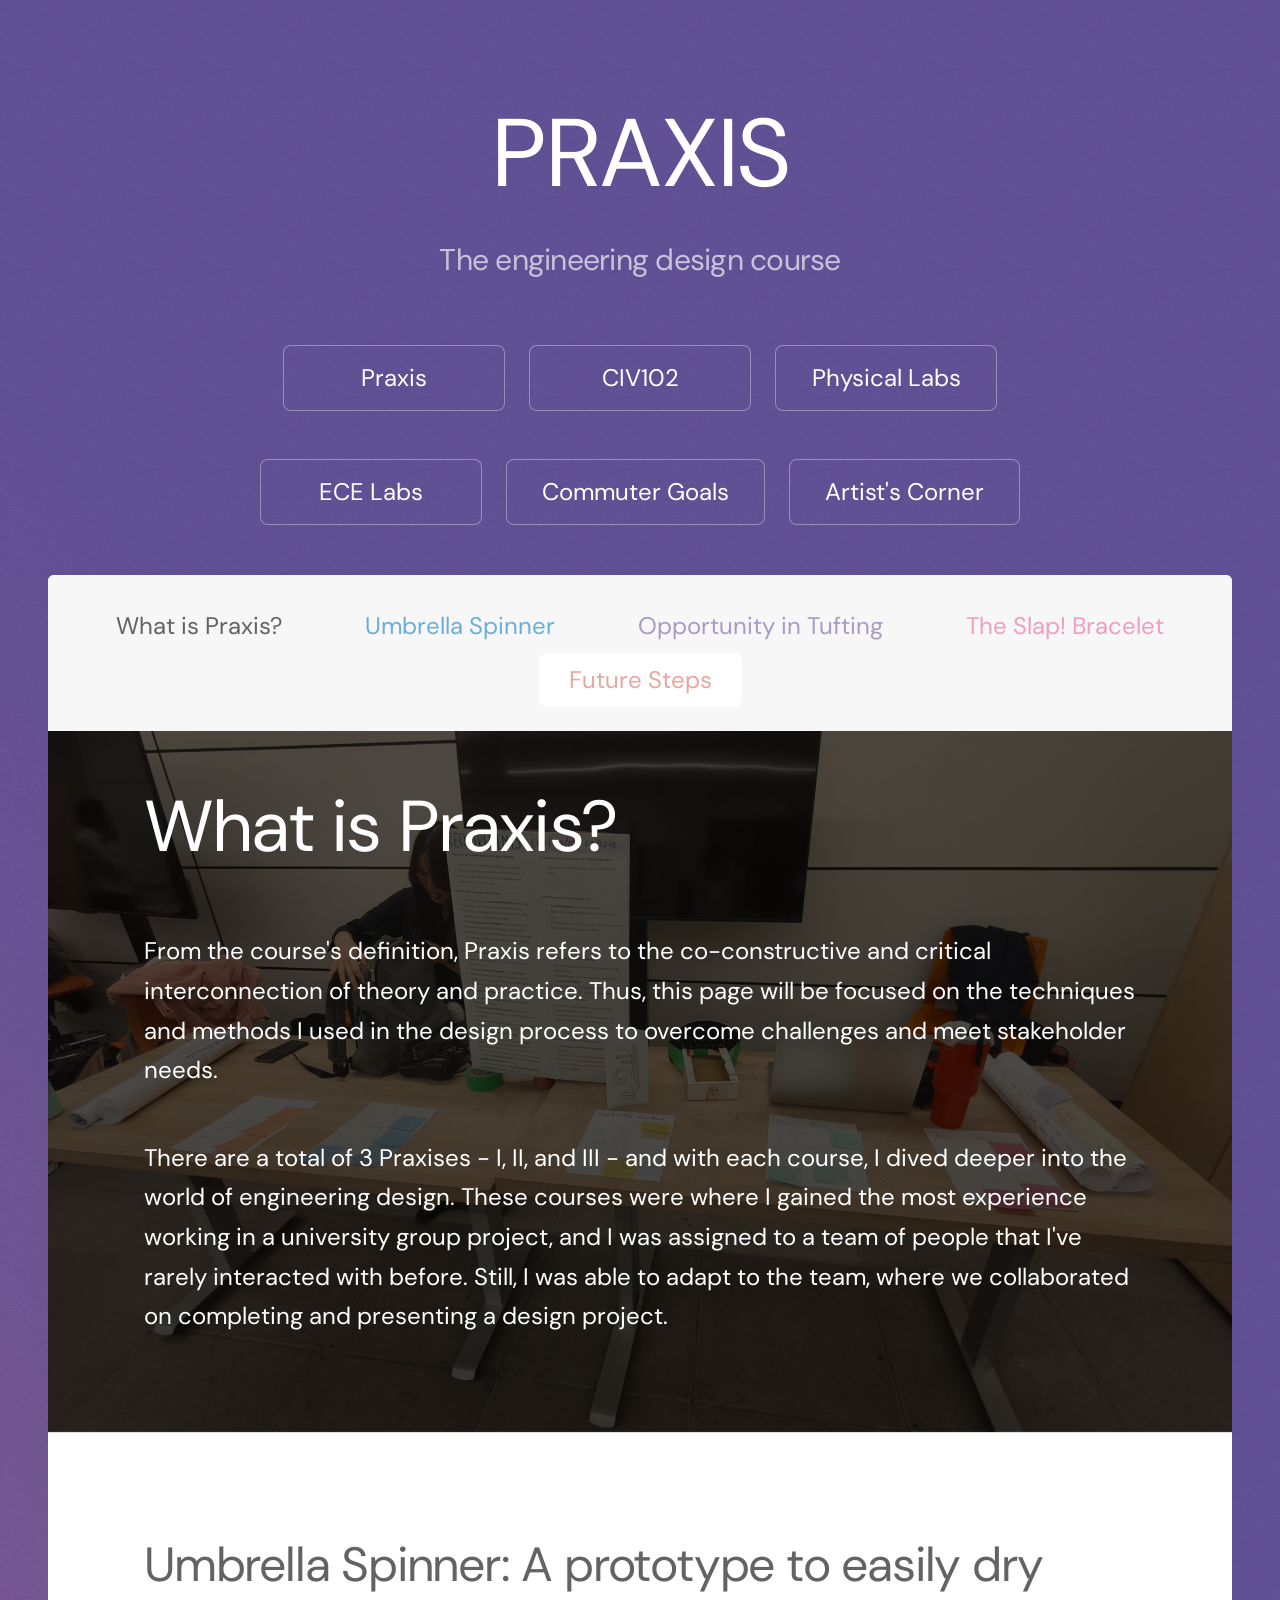
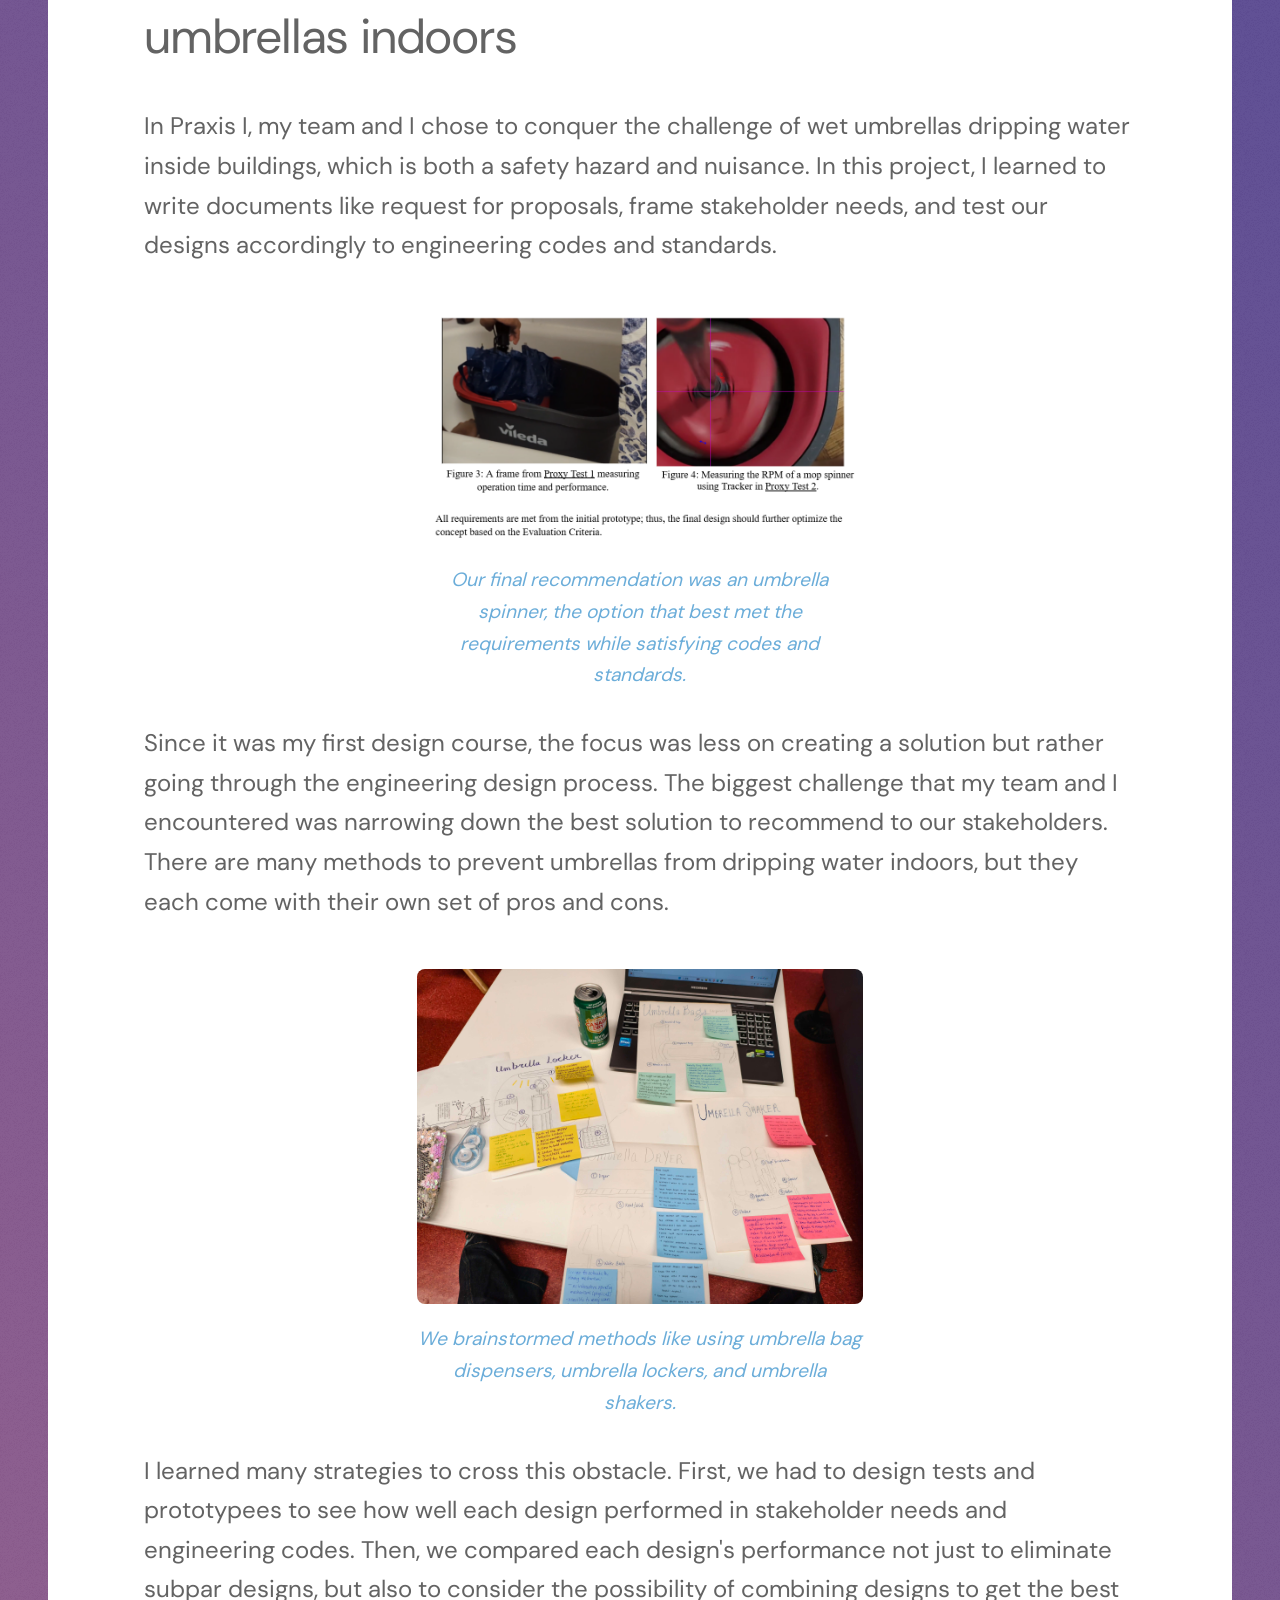
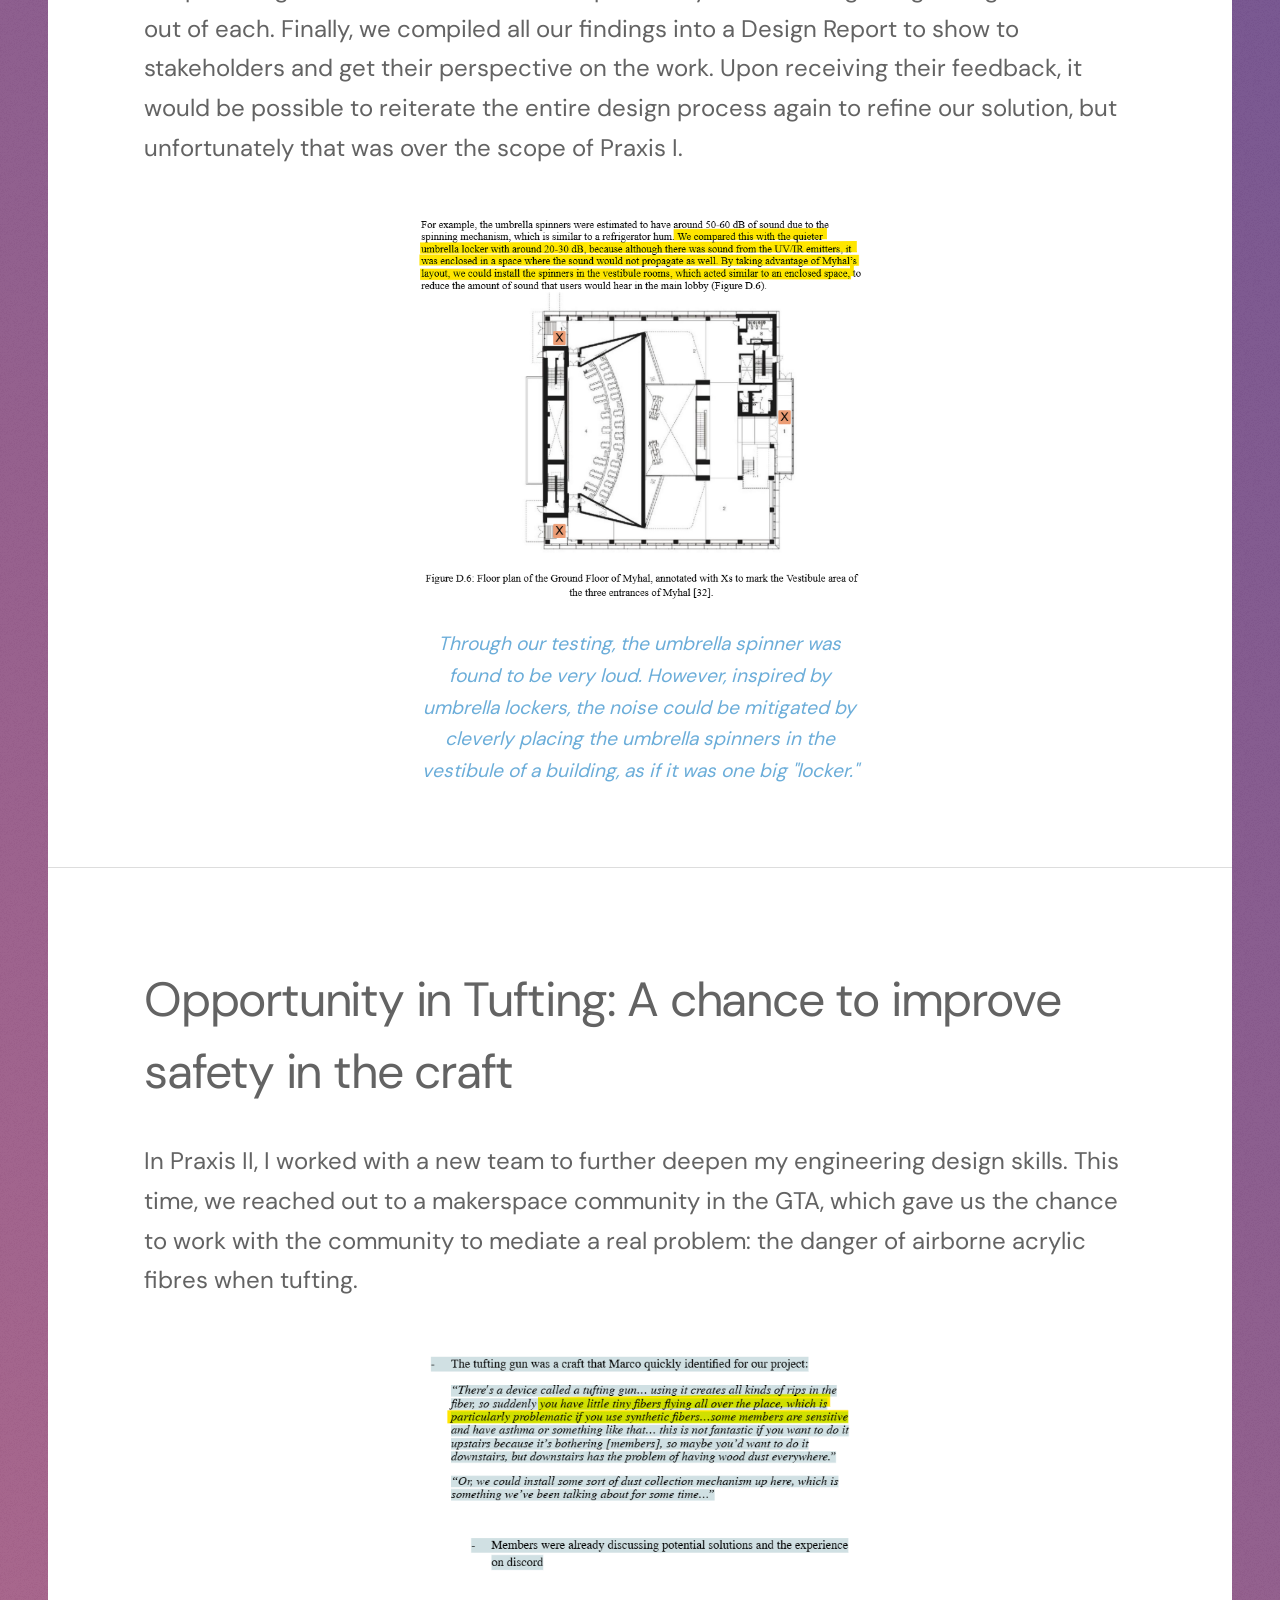
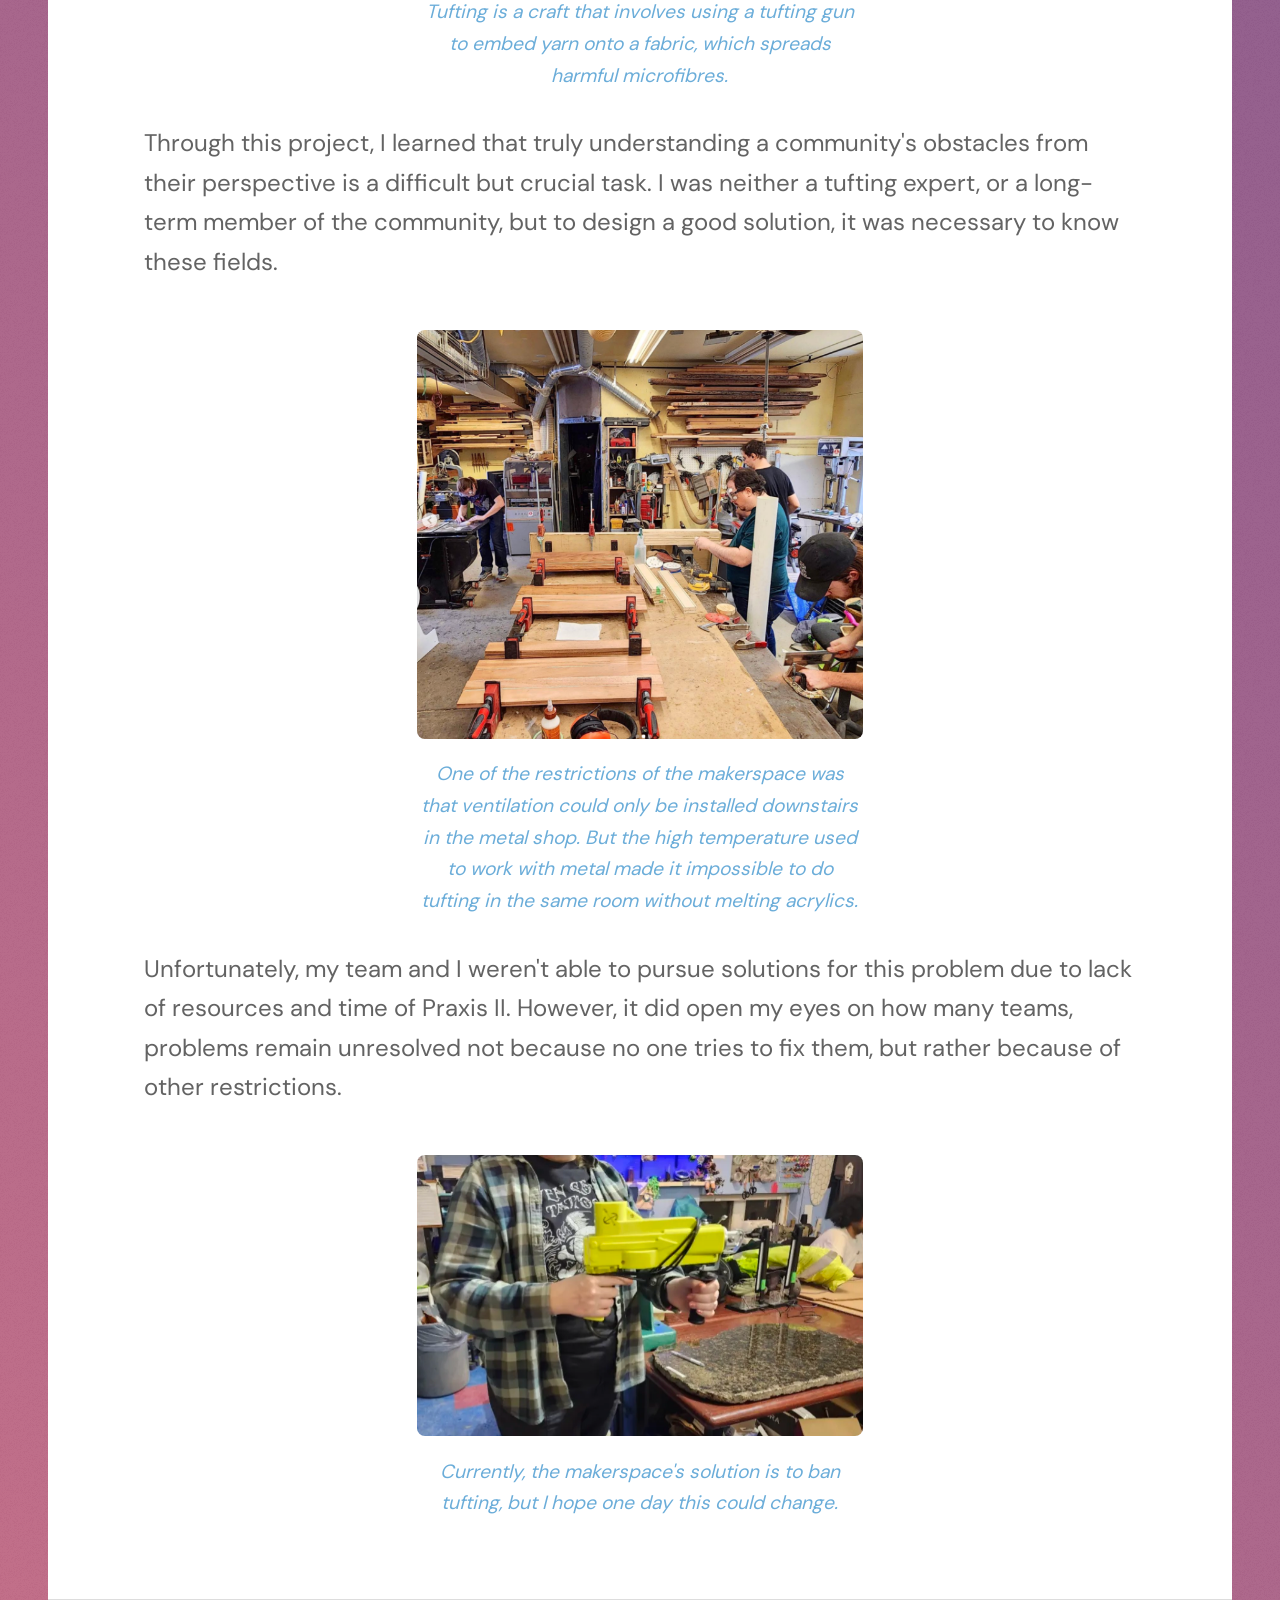
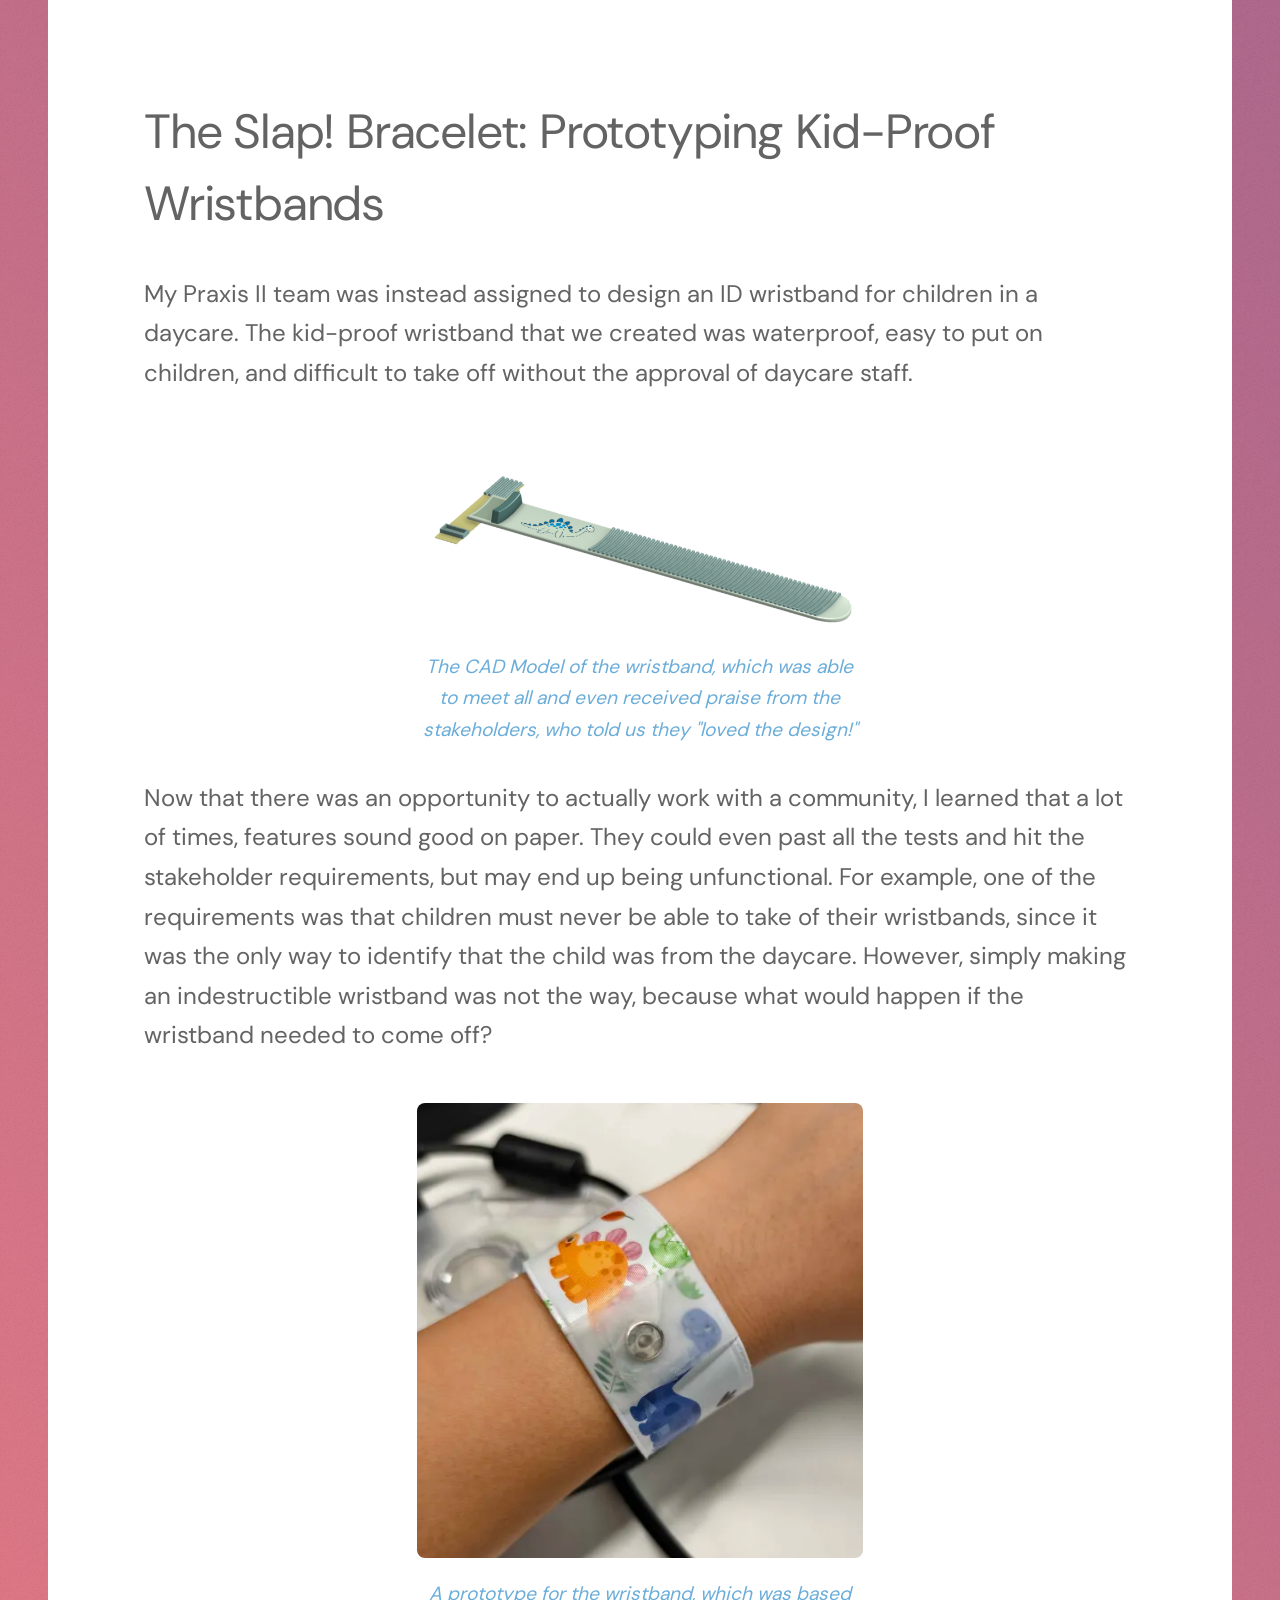
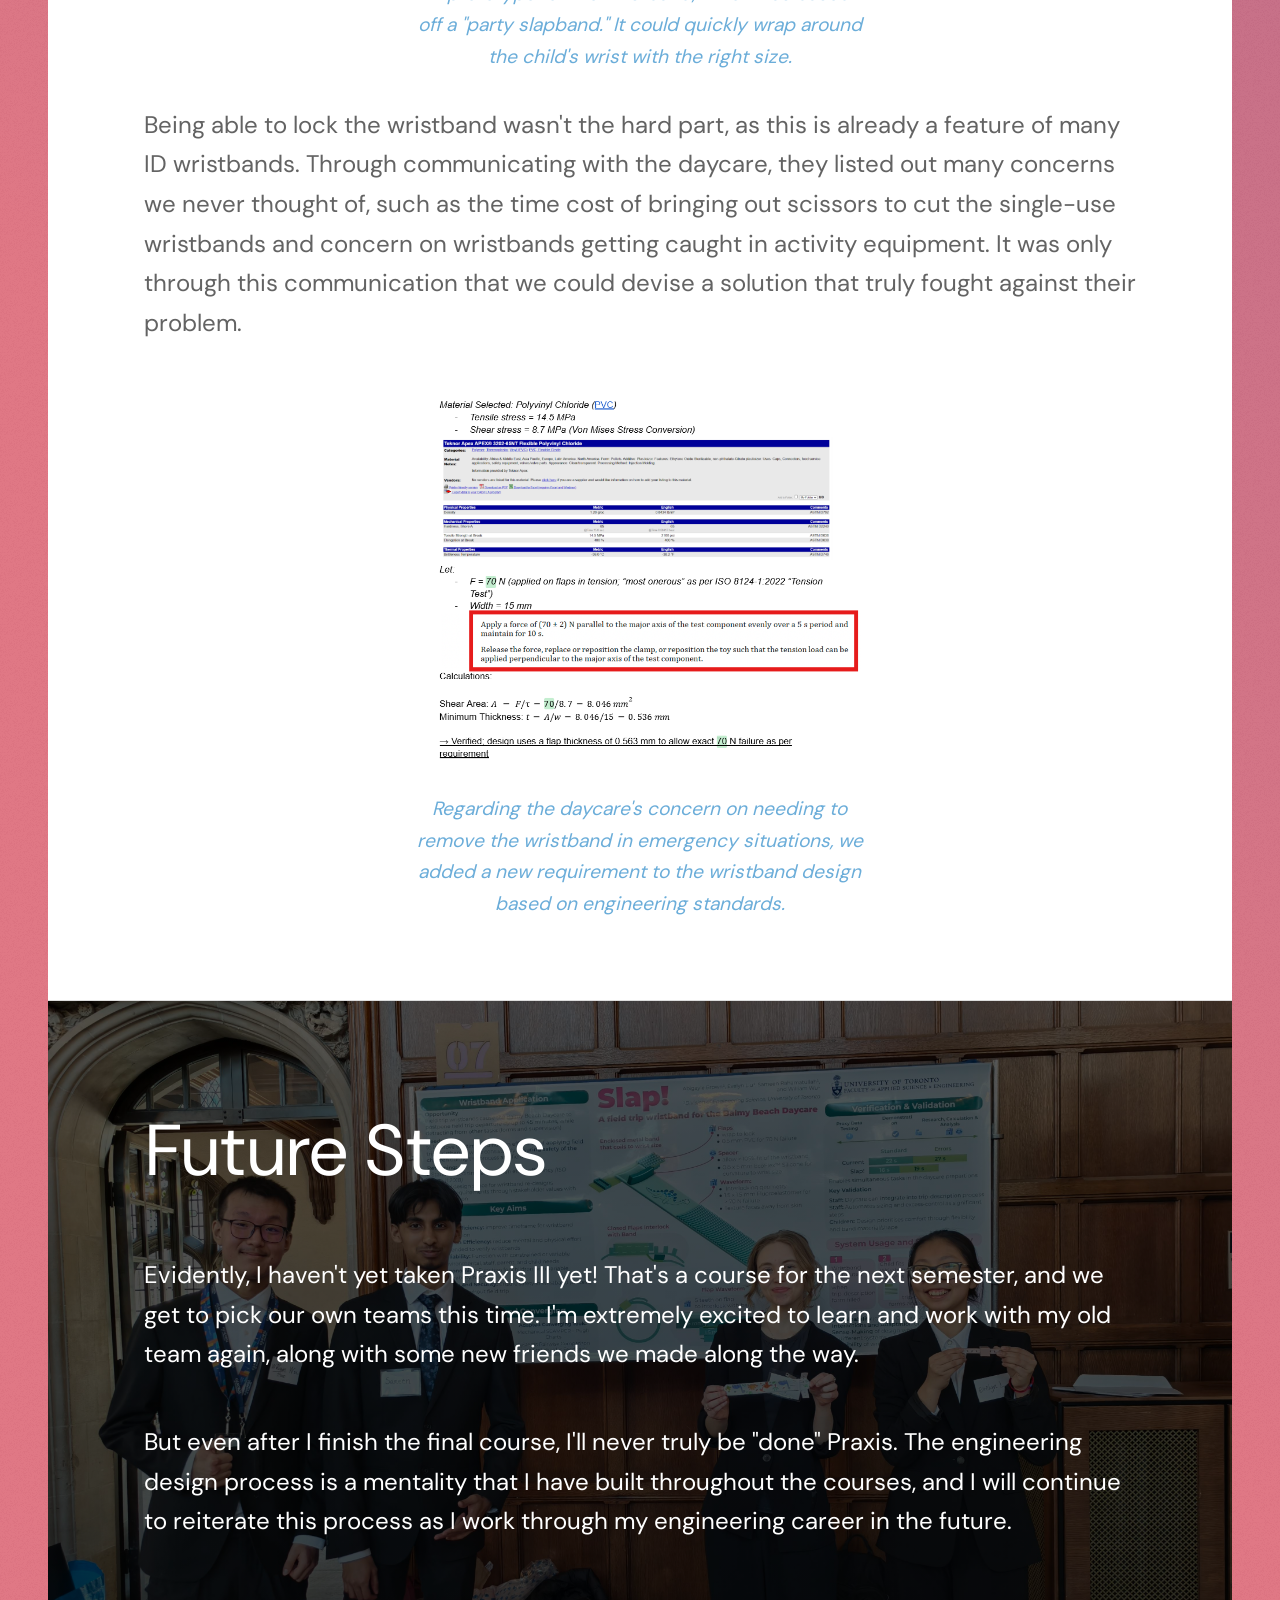
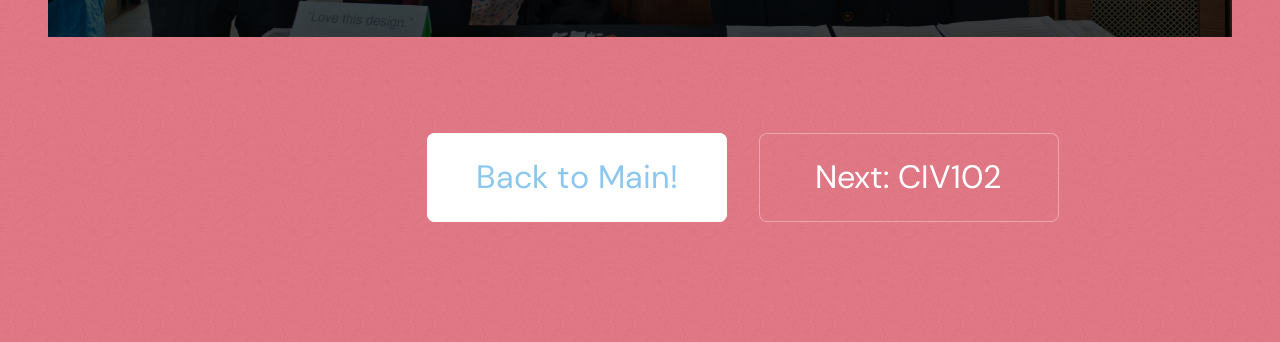
<file: praxiss.html>
<!DOCTYPE HTML>
<!--
	Stellar by HTML5 UP
	html5up.net | @ajlkn
	Free for personal and commercial use under the CCA 3.0 license (html5up.net/license)
-->
<html>
	<head>
		<title>Praxis</title>
		<meta charset="utf-8" />
		<meta name="viewport" content="width=device-width, initial-scale=1, user-scalable=no" />
		<link rel="stylesheet" href="assets/css/main.css" />
		<noscript><link rel="stylesheet" href="assets/css/noscript.css" /></noscript>
	
		<style>
			@font-face {
				font-family: 'DMSans';
				src: url('DMSans_24pt-Regular.ttf') format('truetype');
			}
			body{
				font-family: 'DMSans', sans-serif !important;
				font-size: 18pt !important; 
			}
			h1 { font-size: 4em !important; }
			h2 { font-size: 3em !important; }
			h3 { font-size: 2em !important; }
			.babyblue {color: #6badd9;}
			.flins {color: #898bcd;}
			.varus {color: #a79bc6;}
			.march {color:#c790c4;}
			.justine {color: #ef9ec1;} 
			.peach {color: #eaa59f;} 

			#footer .actions.special {
				display: flex;
				justify-content: center;
				padding-left: 0;
				list-style: none;
				margin: 0 auto; 
				gap: 2rem;
				width: fit-content;
			}

			#footer .actions.special li {
				padding-left: 0;
			}

			.button.primary {
				background-color: #ffffff !important;
				background-image: none !important; 
				color: #8bc7ee !important;        
				box-shadow: inset 0 0 0 2px #ffffff !important; 
			}
			
			.button.disabled {
				visibility: hidden;
			}

			#intro {
				background-image: linear-gradient(rgba(0, 0, 0, 0.65), rgba(0, 0, 0, 0.75)), url('images/umbrella.jpg'); 
				background-size: cover;          
				background-position: center;      
				background-repeat: no-repeat;    
				color: #ffffff;                  
				padding: 4em 2em;                
			}

			#conc {
				background-image: linear-gradient(rgba(0, 0, 0, 0.65), rgba(0, 0, 0, 0.75)), url('images/wristbandgroup.jpg'); 
				background-size: cover;           
				background-position: center;      
				background-repeat: no-repeat;     
				color: #ffffff;                  
				padding: 4em 2em;                 
			}

			#intro h2 {
    		color: #ffffff !important;
			}

			#conc h2 {
    		color: #ffffff !important;
			}

			
			.image-small {
				width: 65%;           
				margin: 0 auto 2rem; 
			}

			.image-tiny {
				width: 45%;           
				margin: 0 auto 2rem;  
			}

			
			.image-small img {
				width: 100%;
				height: auto;
				border-radius: 8px;   
			}
			.image-tiny img {
				width: 100%;
				height: auto;
				border-radius: 8px;   
			}
			
			figcaption {
				text-align: center;
				font-size: 0.8em;    
				font-style: italic;
				color: #6badd9;       
				margin-top: 0.5rem;
			}

			.image-row {
				display: flex;
				justify-content: center; 
				gap: 1rem;             
				margin-bottom: 0.5rem;   
			}

			
			.image-row img {
				flex: 1;                
				max-width: 48%;         
				height: auto;
				border-radius: 8px;
				object-fit: scale-down;
			}
			
		</style>
	</head>
	<body class="is-preload">

		<!-- Wrapper -->
			<div id="wrapper">

				<!-- Header -->
					<header id="header">
						<h1>PRAXIS</h1>
						<p>The engineering design course</p>
						<ul class="actions special">
							<li><a href="praxiss.html" class="button">Praxis</a></li>
							<li><a href="bridge.html" class="button">CIV102</a></li>
							<li><a href="phys.html" class="button">Physical Labs</a></li>
						</ul>
						<ul class="actions special">
							<li><a href="ece.html" class="button">ECE Labs</a></li>
							<li><a href="ilovetrains.html" class="button">Commuter Goals</a></li>
							<li><a href="art.html" class="button">Artist's Corner</a></li>
                        </ul>
					</header>
				
				<!--navigation-->
					<nav id="nav">
						<ul>
							<li><a href="#intro" class="active">What is Praxis?</a></li>
							<li><a href="#first"><span class = "babyblue">Umbrella Spinner</span></a></li>
							<li><a href="#second"><span class = "varus">Opportunity in Tufting</span></a></li>
							<li><a href="#third"><span class = "justine">The Slap! Bracelet</span></a></li>
							<li><a href="#conc"><span class = "peach">Future Steps</span></a></li>
						</ul>
					</nav>

				<!-- Main -->
					<div id="main">

						<!-- Content -->
							<section id="intro" class="main">
								<h2>What is Praxis?</h2>
                                <p>From the course's definition, Praxis refers to the co-constructive and critical interconnection of theory and practice. Thus, this page will be focused on the techniques and methods I used in the design process to overcome challenges and meet stakeholder needs.</p>
								<p>There are a total of 3 Praxises - I, II, and III - and with each course, I dived deeper into the world of engineering design. These courses were where I gained the most experience working in a university group project, and I was assigned to a team of people that I've rarely interacted with before. Still, I was able to adapt to the team, where we collaborated on completing and presenting a design project.</p>
								

							</section>
							
							<section id="first" class="main">
								<h3>Umbrella Spinner: A prototype to easily dry umbrellas indoors</h3>
                                <p>In Praxis I, my team and I chose to conquer the challenge of wet umbrellas dripping water inside buildings, which is both a safety hazard and nuisance. In this project, I learned to write documents like request for proposals, frame stakeholder needs, and test our designs accordingly to engineering codes and standards.</p>
                                <figure class="image-tiny">
									<img src="images/finalmop.png" alt="" />
									<figcaption>Our final recommendation was an umbrella spinner, the option that best met the requirements while satisfying codes and standards. <figcaption>
								</figure>
								<p>Since it was my first design course, the focus was less on creating a solution but rather going through the engineering design process. The biggest challenge that my team and I encountered was narrowing down the best solution to recommend to our stakeholders. There are many methods to prevent umbrellas from dripping water indoors, but they each come with their own set of pros and cons.</p>
								<figure class="image-tiny">
									<img src="images/umbrellaposter.jpg" alt="" />
									<figcaption>We brainstormed methods like using umbrella bag dispensers, umbrella lockers, and umbrella shakers.</figcaption>
								</figure>
                                <p>I learned many strategies to cross this obstacle. First, we had to design tests and prototypees to see how well each design performed in stakeholder needs and engineering codes. Then, we compared each design's performance not just to eliminate subpar designs, but also to consider the possibility of combining designs to get the best out of each. Finally, we compiled all our findings into a Design Report to show to stakeholders and get their perspective on the work. Upon receiving their feedback, it would be possible to reiterate the entire design process again to refine our solution, but unfortunately that was over the scope of Praxis I.</p>
                                <figure class="image-tiny">
									<img src="images/scamper.png" alt="" />
									<figcaption>Through our testing, the umbrella spinner was found to be very loud. However, inspired by umbrella lockers, the noise could be mitigated by cleverly placing the umbrella spinners in the vestibule of a building, as if it was one big "locker."</figcaption>
								</figure>
                                
                            </section>

							<section id="second" class="main">
								<h3>Opportunity in Tufting: A chance to improve safety in the craft</h3>
								<p>In Praxis II, I worked with a new team to further deepen my engineering design skills. This time, we reached out to a makerspace community in the GTA, which gave us the chance to work with the community to mediate a real problem: the danger of airborne acrylic fibres when tufting.</p>
								<figure class="image-tiny">
									<img src="images/tufting.png" alt="" />
									<figcaption>Tufting is a craft that involves using a tufting gun to embed yarn onto a fabric, which spreads harmful microfibres. </figcaption>
								</figure>
                                <p>Through this project, I learned that truly understanding a community's obstacles from their perspective is a difficult but crucial task. I was neither a tufting expert, or a long-term member of the community, but to design a good solution, it was necessary to know these fields.</p>
                                <figure class="image-tiny">
									<img src="images/site3.png" alt="" />
									<figcaption>One of the restrictions of the makerspace was that ventilation could only be installed downstairs in the metal shop. But the high temperature used to work with metal made it impossible to do tufting in the same room without melting acrylics.</figcaption>
								</figure>
                                <p>Unfortunately, my team and I weren't able to pursue solutions for this problem due to lack of resources and time of Praxis II. However, it did open my eyes on how many teams, problems remain unresolved not because no one tries to fix them, but rather because of other restrictions.</p>
                                <figure class="image-tiny">
									<img src="images/tuftinggun.png" alt="" />
									<figcaption>Currently, the makerspace's solution is to ban tufting, but I hope one day this could change. </figcaption>
								</figure>
							</section>

							<section id="third" class="main">
								<h3>The Slap! Bracelet: Prototyping Kid-Proof Wristbands</h3>
								<p>My Praxis II team was instead assigned to design an ID wristband for children in a daycare. The kid-proof wristband that we created was waterproof, easy to put on children, and difficult to take off without the approval of daycare staff. </p>
								<figure class="image-tiny">
									<img src="images/cadwristband.png" alt="" />
									<figcaption>The CAD Model of the wristband, which was able to meet all and even received praise from the stakeholders, who told us they "loved the design!"</figcaption>
								</figure>
                                <p>Now that there was an opportunity to actually work with a community, I learned that a lot of times, features sound good on paper. They could even past all the tests and hit the stakeholder requirements, but may end up being unfunctional. For example, one of the requirements was that children must never be able to take of their wristbands, since it was the only way to identify that the child was from the daycare. However, simply making an indestructible wristband was not the way, because what would happen if the wristband needed to come off?</p>
                                <figure class="image-tiny">
									<img src="images/wristband.png" alt="" />
									<figcaption>A prototype for the wristband, which was based off a "party slapband." It could quickly wrap around the child's wrist with the right size.</figcaption>
								</figure>
                                <p>Being able to lock the wristband wasn't the hard part, as this is already a feature of many ID wristbands. Through communicating with the daycare, they listed out many concerns we never thought of, such as the time cost of bringing out scissors to cut the single-use wristbands and concern on wristbands getting caught in activity equipment. It was only through this communication that we could devise a solution that truly fought against their problem.
                                </p>
								<figure class="image-tiny">
									<img src="images/calc.png" alt="" />
									<figcaption>Regarding the daycare's concern on needing to remove the wristband in emergency situations, we added a new requirement to the wristband design based on engineering standards.</figcaption>
								</figure>
                                
							</section>

							<section id="conc" class="main">
								<h2>Future Steps</h2>
								<p>Evidently, I haven't yet taken Praxis III yet! That's a course for the next semester, and we get to pick our own teams this time. I'm extremely excited to learn and work with my old team again, along with some new friends we made along the way.</p>
								<p>But even after I finish the final course, I'll never truly be "done" Praxis. The engineering design process is a mentality that I have built throughout the courses, and I will continue to reiterate this process as I work through my engineering career in the future.</p>
							</section>
					</div>

				 
					<footer id="footer">
    					<ul class="actions special">
							<li><a href="" class="button disabled">xxx</a></li>
        					<li><a href="index.html" class="button large primary">Back to Main!</a></li>
							<li><a href="bridge.html" class="button large">Next: CIV102</a></li>
    					</ul>
					</footer>
					
			</div>

		<!-- Scripts -->
			<script src="assets/js/jquery.min.js"></script>
			<script src="assets/js/jquery.scrollex.min.js"></script>
			<script src="assets/js/jquery.scrolly.min.js"></script>
			<script src="assets/js/browser.min.js"></script>
			<script src="assets/js/breakpoints.min.js"></script>
			<script src="assets/js/util.js"></script>
			<script src="assets/js/main.js"></script>

	</body>
</html>
</file>
<file: assets/css/noscript.css>
/*
	Stellar by HTML5 UP
	html5up.net | @ajlkn
	Free for personal and commercial use under the CCA 3.0 license (html5up.net/license)
*/

/* Header */

	body.is-preload #header.alt > * {
		opacity: 1;
	}

	body.is-preload #header.alt .logo {
		-moz-transform: none;
		-webkit-transform: none;
		-ms-transform: none;
		transform: none;
	}
</file>
<file: assets/css/main.css>
@import url(fontawesome-all.min.css);
@import 'https://fonts.googleapis.com/css?family=Source+Sans+Pro:300,400';

/*
	Stellar by HTML5 UP
	html5up.net | @ajlkn
	Free for personal and commercial use under the CCA 3.0 license (html5up.net/license)
*/

html, body, div, span, applet, object,
iframe, h1, h2, h3, h4, h5, h6, p, blockquote,
pre, a, abbr, acronym, address, big, cite,
code, del, dfn, em, img, ins, kbd, q, s, samp,
small, strike, strong, sub, sup, tt, var, b,
u, i, center, dl, dt, dd, ol, ul, li, fieldset,
form, label, legend, table, caption, tbody,
tfoot, thead, tr, th, td, article, aside,
canvas, details, embed, figure, figcaption,
footer, header, hgroup, menu, nav, output, ruby,
section, summary, time, mark, audio, video {
	margin: 0;
	padding: 0;
	border: 0;
	font-size: 100%;
	font: inherit;
	vertical-align: baseline;}

article, aside, details, figcaption, figure,
footer, header, hgroup, menu, nav, section {
	display: block;}

body {
	line-height: 1;
}

ol, ul {
	list-style: none;
}

blockquote, q {
	quotes: none;
}

	blockquote:before, blockquote:after, q:before, q:after {
		content: '';
		content: none;
	}

table {
	border-collapse: collapse;
	border-spacing: 0;
}

body {
	-webkit-text-size-adjust: none;
}

mark {
	background-color: transparent;
	color: inherit;
}

input::-moz-focus-inner {
	border: 0;
	padding: 0;
}

input, select, textarea {
	-moz-appearance: none;
	-webkit-appearance: none;
	-ms-appearance: none;
	appearance: none;
}

/* Basic */

	@-ms-viewport {
		width: device-width;
	}

	body {
		-ms-overflow-style: scrollbar;
	}

	@media screen and (max-width: 480px) {

		html, body {
			min-width: 320px;
		}

	}

	html {
		box-sizing: border-box;
	}

	*, *:before, *:after {
		box-sizing: inherit;
	}

	body {
		background-color: #935d8c;
		background-image: url("images/overlay.png"), -moz-linear-gradient(45deg, #e37682 15%, #5f4d93 85%);
		background-image: url("images/overlay.png"), -webkit-linear-gradient(45deg, #e37682 15%, #5f4d93 85%);
		background-image: url("images/overlay.png"), -ms-linear-gradient(45deg, #e37682 15%, #5f4d93 85%);
		background-image: url("images/overlay.png"), linear-gradient(45deg, #e37682 15%, #5f4d93 85%);
	}

		body.is-preload *, body.is-preload *:before, body.is-preload *:after {
			-moz-animation: none !important;
			-webkit-animation: none !important;
			-ms-animation: none !important;
			animation: none !important;
			-moz-transition: none !important;
			-webkit-transition: none !important;
			-ms-transition: none !important;
			transition: none !important;
		}

/* Type */

	body {
		background-color: #935d8c;
		color: rgba(255, 255, 255, 0.65);
	}

	body, input, select, textarea {
		font-family: "Source Sans Pro", Helvetica, sans-serif;
		font-size: 17pt;
		font-weight: 300;
		line-height: 1.65;
	}

		@media screen and (max-width: 1680px) {

			body, input, select, textarea {
				font-size: 14pt;
			}

		}

		@media screen and (max-width: 1280px) {

			body, input, select, textarea {
				font-size: 12pt;
			}

		}

		@media screen and (max-width: 360px) {

			body, input, select, textarea {
				font-size: 11pt;
			}

		}

	a {
		-moz-transition: color 0.2s ease, border-bottom 0.2s ease;
		-webkit-transition: color 0.2s ease, border-bottom 0.2s ease;
		-ms-transition: color 0.2s ease, border-bottom 0.2s ease;
		transition: color 0.2s ease, border-bottom 0.2s ease;
		text-decoration: none;
		border-bottom: dotted 1px;
		color: inherit;
	}

		a:hover {
			border-bottom-color: transparent;
		}

	strong, b {
		font-weight: 400;
	}

	em, i {
		font-style: italic;
	}

	p {
		margin: 0 0 2em 0;
	}

		p.content {
			-moz-columns: 20em 2;
			-webkit-columns: 20em 2;
			-ms-columns: 20em 2;
			columns: 20em 2;
			-moz-column-gap: 2em;
			-webkit-column-gap: 2em;
			-ms-column-gap: 2em;
			column-gap: 2em;
			text-align: justify;
		}

	h1, h2, h3, h4, h5, h6 {
		font-weight: 300;
		line-height: 1.5;
		margin: 0 0 0.7em 0;
		letter-spacing: -0.025em;
	}

		h1 a, h2 a, h3 a, h4 a, h5 a, h6 a {
			color: inherit;
			text-decoration: none;
		}

	h1 {
		font-size: 2.5em;
		line-height: 1.2;
	}

	h2 {
		font-size: 1.5em;
	}

	h3 {
		font-size: 1.25em;
	}

	h4 {
		font-size: 1.1em;
	}

	h5 {
		font-size: 0.9em;
	}

	h6 {
		font-size: 0.7em;
	}

	@media screen and (max-width: 736px) {

		h1 {
			font-size: 2em;
		}

	}

	sub {
		font-size: 0.8em;
		position: relative;
		top: 0.5em;
	}

	sup {
		font-size: 0.8em;
		position: relative;
		top: -0.5em;
	}

	blockquote {
		border-left: solid 4px;
		font-style: italic;
		margin: 0 0 2em 0;
		padding: 0.5em 0 0.5em 2em;
	}

	code {
		border-radius: 8px;
		border: solid 1px;
		font-family: "Courier New", monospace;
		font-size: 0.9em;
		margin: 0 0.25em;
		padding: 0.25em 0.65em;
	}

	pre {
		-webkit-overflow-scrolling: touch;
		font-family: "Courier New", monospace;
		font-size: 0.9em;
		margin: 0 0 2em 0;
	}

		pre code {
			display: block;
			line-height: 1.75;
			padding: 1em 1.5em;
			overflow-x: auto;
		}

	hr {
		border: 0;
		border-bottom: solid 1px;
		margin: 2em 0;
	}

		hr.major {
			margin: 3em 0;
		}

	.align-left {
		text-align: left;
	}

	.align-center {
		text-align: center;
	}

	.align-right {
		text-align: right;
	}

	input, select, textarea {
		color: #ffffff;
	}

	a:hover {
		color: #ffffff;
	}

	strong, b {
		color: #ffffff;
	}

	h1, h2, h3, h4, h5, h6 {
		color: #ffffff;
	}

	blockquote {
		border-left-color: rgba(255, 255, 255, 0.35);
	}

	code {
		background: rgba(255, 255, 255, 0.075);
		border-color: rgba(255, 255, 255, 0.35);
	}

	hr {
		border-bottom-color: rgba(255, 255, 255, 0.35);
	}

/* Row */

	.row {
		display: flex;
		flex-wrap: wrap;
		box-sizing: border-box;
		align-items: stretch;
	}

		.row > * {
			box-sizing: border-box;
		}

		.row.gtr-uniform > * > :last-child {
			margin-bottom: 0;
		}

		.row.aln-left {
			justify-content: flex-start;
		}

		.row.aln-center {
			justify-content: center;
		}

		.row.aln-right {
			justify-content: flex-end;
		}

		.row.aln-top {
			align-items: flex-start;
		}

		.row.aln-middle {
			align-items: center;
		}

		.row.aln-bottom {
			align-items: flex-end;
		}

		.row > .imp {
			order: -1;
		}

		.row > .col-1 {
			width: 8.33333%;
		}

		.row > .off-1 {
			margin-left: 8.33333%;
		}

		.row > .col-2 {
			width: 16.66667%;
		}

		.row > .off-2 {
			margin-left: 16.66667%;
		}

		.row > .col-3 {
			width: 25%;
		}

		.row > .off-3 {
			margin-left: 25%;
		}

		.row > .col-4 {
			width: 33.33333%;
		}

		.row > .off-4 {
			margin-left: 33.33333%;
		}

		.row > .col-5 {
			width: 41.66667%;
		}

		.row > .off-5 {
			margin-left: 41.66667%;
		}

		.row > .col-6 {
			width: 50%;
		}

		.row > .off-6 {
			margin-left: 50%;
		}

		.row > .col-7 {
			width: 58.33333%;
		}

		.row > .off-7 {
			margin-left: 58.33333%;
		}

		.row > .col-8 {
			width: 66.66667%;
		}

		.row > .off-8 {
			margin-left: 66.66667%;
		}

		.row > .col-9 {
			width: 75%;
		}

		.row > .off-9 {
			margin-left: 75%;
		}

		.row > .col-10 {
			width: 83.33333%;
		}

		.row > .off-10 {
			margin-left: 83.33333%;
		}

		.row > .col-11 {
			width: 91.66667%;
		}

		.row > .off-11 {
			margin-left: 91.66667%;
		}

		.row > .col-12 {
			width: 100%;
		}

		.row > .off-12 {
			margin-left: 100%;
		}

		.row.gtr-0 {
			margin-top: 0;
			margin-left: 0em;
		}

			.row.gtr-0 > * {
				padding: 0 0 0 0em;
			}

			.row.gtr-0.gtr-uniform {
				margin-top: 0em;
			}

				.row.gtr-0.gtr-uniform > * {
					padding-top: 0em;
				}

		.row.gtr-25 {
			margin-top: 0;
			margin-left: -0.375em;
		}

			.row.gtr-25 > * {
				padding: 0 0 0 0.375em;
			}

			.row.gtr-25.gtr-uniform {
				margin-top: -0.375em;
			}

				.row.gtr-25.gtr-uniform > * {
					padding-top: 0.375em;
				}

		.row.gtr-50 {
			margin-top: 0;
			margin-left: -0.75em;
		}

			.row.gtr-50 > * {
				padding: 0 0 0 0.75em;
			}

			.row.gtr-50.gtr-uniform {
				margin-top: -0.75em;
			}

				.row.gtr-50.gtr-uniform > * {
					padding-top: 0.75em;
				}

		.row {
			margin-top: 0;
			margin-left: -1.5em;
		}

			.row > * {
				padding: 0 0 0 1.5em;
			}

			.row.gtr-uniform {
				margin-top: -1.5em;
			}

				.row.gtr-uniform > * {
					padding-top: 1.5em;
				}

		.row.gtr-150 {
			margin-top: 0;
			margin-left: -2.25em;
		}

			.row.gtr-150 > * {
				padding: 0 0 0 2.25em;
			}

			.row.gtr-150.gtr-uniform {
				margin-top: -2.25em;
			}

				.row.gtr-150.gtr-uniform > * {
					padding-top: 2.25em;
				}

		.row.gtr-200 {
			margin-top: 0;
			margin-left: -3em;
		}

			.row.gtr-200 > * {
				padding: 0 0 0 3em;
			}

			.row.gtr-200.gtr-uniform {
				margin-top: -3em;
			}

				.row.gtr-200.gtr-uniform > * {
					padding-top: 3em;
				}

		@media screen and (max-width: 1680px) {

			.row {
				display: flex;
				flex-wrap: wrap;
				box-sizing: border-box;
				align-items: stretch;
			}

				.row > * {
					box-sizing: border-box;
				}

				.row.gtr-uniform > * > :last-child {
					margin-bottom: 0;
				}

				.row.aln-left {
					justify-content: flex-start;
				}

				.row.aln-center {
					justify-content: center;
				}

				.row.aln-right {
					justify-content: flex-end;
				}

				.row.aln-top {
					align-items: flex-start;
				}

				.row.aln-middle {
					align-items: center;
				}

				.row.aln-bottom {
					align-items: flex-end;
				}

				.row > .imp-xlarge {
					order: -1;
				}

				.row > .col-1-xlarge {
					width: 8.33333%;
				}

				.row > .off-1-xlarge {
					margin-left: 8.33333%;
				}

				.row > .col-2-xlarge {
					width: 16.66667%;
				}

				.row > .off-2-xlarge {
					margin-left: 16.66667%;
				}

				.row > .col-3-xlarge {
					width: 25%;
				}

				.row > .off-3-xlarge {
					margin-left: 25%;
				}

				.row > .col-4-xlarge {
					width: 33.33333%;
				}

				.row > .off-4-xlarge {
					margin-left: 33.33333%;
				}

				.row > .col-5-xlarge {
					width: 41.66667%;
				}

				.row > .off-5-xlarge {
					margin-left: 41.66667%;
				}

				.row > .col-6-xlarge {
					width: 50%;
				}

				.row > .off-6-xlarge {
					margin-left: 50%;
				}

				.row > .col-7-xlarge {
					width: 58.33333%;
				}

				.row > .off-7-xlarge {
					margin-left: 58.33333%;
				}

				.row > .col-8-xlarge {
					width: 66.66667%;
				}

				.row > .off-8-xlarge {
					margin-left: 66.66667%;
				}

				.row > .col-9-xlarge {
					width: 75%;
				}

				.row > .off-9-xlarge {
					margin-left: 75%;
				}

				.row > .col-10-xlarge {
					width: 83.33333%;
				}

				.row > .off-10-xlarge {
					margin-left: 83.33333%;
				}

				.row > .col-11-xlarge {
					width: 91.66667%;
				}

				.row > .off-11-xlarge {
					margin-left: 91.66667%;
				}

				.row > .col-12-xlarge {
					width: 100%;
				}

				.row > .off-12-xlarge {
					margin-left: 100%;
				}

				.row.gtr-0 {
					margin-top: 0;
					margin-left: 0em;
				}

					.row.gtr-0 > * {
						padding: 0 0 0 0em;
					}

					.row.gtr-0.gtr-uniform {
						margin-top: 0em;
					}

						.row.gtr-0.gtr-uniform > * {
							padding-top: 0em;
						}

				.row.gtr-25 {
					margin-top: 0;
					margin-left: -0.375em;
				}

					.row.gtr-25 > * {
						padding: 0 0 0 0.375em;
					}

					.row.gtr-25.gtr-uniform {
						margin-top: -0.375em;
					}

						.row.gtr-25.gtr-uniform > * {
							padding-top: 0.375em;
						}

				.row.gtr-50 {
					margin-top: 0;
					margin-left: -0.75em;
				}

					.row.gtr-50 > * {
						padding: 0 0 0 0.75em;
					}

					.row.gtr-50.gtr-uniform {
						margin-top: -0.75em;
					}

						.row.gtr-50.gtr-uniform > * {
							padding-top: 0.75em;
						}

				.row {
					margin-top: 0;
					margin-left: -1.5em;
				}

					.row > * {
						padding: 0 0 0 1.5em;
					}

					.row.gtr-uniform {
						margin-top: -1.5em;
					}

						.row.gtr-uniform > * {
							padding-top: 1.5em;
						}

				.row.gtr-150 {
					margin-top: 0;
					margin-left: -2.25em;
				}

					.row.gtr-150 > * {
						padding: 0 0 0 2.25em;
					}

					.row.gtr-150.gtr-uniform {
						margin-top: -2.25em;
					}

						.row.gtr-150.gtr-uniform > * {
							padding-top: 2.25em;
						}

				.row.gtr-200 {
					margin-top: 0;
					margin-left: -3em;
				}

					.row.gtr-200 > * {
						padding: 0 0 0 3em;
					}

					.row.gtr-200.gtr-uniform {
						margin-top: -3em;
					}

						.row.gtr-200.gtr-uniform > * {
							padding-top: 3em;
						}

		}

		@media screen and (max-width: 1280px) {

			.row {
				display: flex;
				flex-wrap: wrap;
				box-sizing: border-box;
				align-items: stretch;
			}

				.row > * {
					box-sizing: border-box;
				}

				.row.gtr-uniform > * > :last-child {
					margin-bottom: 0;
				}

				.row.aln-left {
					justify-content: flex-start;
				}

				.row.aln-center {
					justify-content: center;
				}

				.row.aln-right {
					justify-content: flex-end;
				}

				.row.aln-top {
					align-items: flex-start;
				}

				.row.aln-middle {
					align-items: center;
				}

				.row.aln-bottom {
					align-items: flex-end;
				}

				.row > .imp-large {
					order: -1;
				}

				.row > .col-1-large {
					width: 8.33333%;
				}

				.row > .off-1-large {
					margin-left: 8.33333%;
				}

				.row > .col-2-large {
					width: 16.66667%;
				}

				.row > .off-2-large {
					margin-left: 16.66667%;
				}

				.row > .col-3-large {
					width: 25%;
				}

				.row > .off-3-large {
					margin-left: 25%;
				}

				.row > .col-4-large {
					width: 33.33333%;
				}

				.row > .off-4-large {
					margin-left: 33.33333%;
				}

				.row > .col-5-large {
					width: 41.66667%;
				}

				.row > .off-5-large {
					margin-left: 41.66667%;
				}

				.row > .col-6-large {
					width: 50%;
				}

				.row > .off-6-large {
					margin-left: 50%;
				}

				.row > .col-7-large {
					width: 58.33333%;
				}

				.row > .off-7-large {
					margin-left: 58.33333%;
				}

				.row > .col-8-large {
					width: 66.66667%;
				}

				.row > .off-8-large {
					margin-left: 66.66667%;
				}

				.row > .col-9-large {
					width: 75%;
				}

				.row > .off-9-large {
					margin-left: 75%;
				}

				.row > .col-10-large {
					width: 83.33333%;
				}

				.row > .off-10-large {
					margin-left: 83.33333%;
				}

				.row > .col-11-large {
					width: 91.66667%;
				}

				.row > .off-11-large {
					margin-left: 91.66667%;
				}

				.row > .col-12-large {
					width: 100%;
				}

				.row > .off-12-large {
					margin-left: 100%;
				}

				.row.gtr-0 {
					margin-top: 0;
					margin-left: 0em;
				}

					.row.gtr-0 > * {
						padding: 0 0 0 0em;
					}

					.row.gtr-0.gtr-uniform {
						margin-top: 0em;
					}

						.row.gtr-0.gtr-uniform > * {
							padding-top: 0em;
						}

				.row.gtr-25 {
					margin-top: 0;
					margin-left: -0.375em;
				}

					.row.gtr-25 > * {
						padding: 0 0 0 0.375em;
					}

					.row.gtr-25.gtr-uniform {
						margin-top: -0.375em;
					}

						.row.gtr-25.gtr-uniform > * {
							padding-top: 0.375em;
						}

				.row.gtr-50 {
					margin-top: 0;
					margin-left: -0.75em;
				}

					.row.gtr-50 > * {
						padding: 0 0 0 0.75em;
					}

					.row.gtr-50.gtr-uniform {
						margin-top: -0.75em;
					}

						.row.gtr-50.gtr-uniform > * {
							padding-top: 0.75em;
						}

				.row {
					margin-top: 0;
					margin-left: -1.5em;
				}

					.row > * {
						padding: 0 0 0 1.5em;
					}

					.row.gtr-uniform {
						margin-top: -1.5em;
					}

						.row.gtr-uniform > * {
							padding-top: 1.5em;
						}

				.row.gtr-150 {
					margin-top: 0;
					margin-left: -2.25em;
				}

					.row.gtr-150 > * {
						padding: 0 0 0 2.25em;
					}

					.row.gtr-150.gtr-uniform {
						margin-top: -2.25em;
					}

						.row.gtr-150.gtr-uniform > * {
							padding-top: 2.25em;
						}

				.row.gtr-200 {
					margin-top: 0;
					margin-left: -3em;
				}

					.row.gtr-200 > * {
						padding: 0 0 0 3em;
					}

					.row.gtr-200.gtr-uniform {
						margin-top: -3em;
					}

						.row.gtr-200.gtr-uniform > * {
							padding-top: 3em;
						}

		}

		@media screen and (max-width: 980px) {

			.row {
				display: flex;
				flex-wrap: wrap;
				box-sizing: border-box;
				align-items: stretch;
			}

				.row > * {
					box-sizing: border-box;
				}

				.row.gtr-uniform > * > :last-child {
					margin-bottom: 0;
				}

				.row.aln-left {
					justify-content: flex-start;
				}

				.row.aln-center {
					justify-content: center;
				}

				.row.aln-right {
					justify-content: flex-end;
				}

				.row.aln-top {
					align-items: flex-start;
				}

				.row.aln-middle {
					align-items: center;
				}

				.row.aln-bottom {
					align-items: flex-end;
				}

				.row > .imp-medium {
					order: -1;
				}

				.row > .col-1-medium {
					width: 8.33333%;
				}

				.row > .off-1-medium {
					margin-left: 8.33333%;
				}

				.row > .col-2-medium {
					width: 16.66667%;
				}

				.row > .off-2-medium {
					margin-left: 16.66667%;
				}

				.row > .col-3-medium {
					width: 25%;
				}

				.row > .off-3-medium {
					margin-left: 25%;
				}

				.row > .col-4-medium {
					width: 33.33333%;
				}

				.row > .off-4-medium {
					margin-left: 33.33333%;
				}

				.row > .col-5-medium {
					width: 41.66667%;
				}

				.row > .off-5-medium {
					margin-left: 41.66667%;
				}

				.row > .col-6-medium {
					width: 50%;
				}

				.row > .off-6-medium {
					margin-left: 50%;
				}

				.row > .col-7-medium {
					width: 58.33333%;
				}

				.row > .off-7-medium {
					margin-left: 58.33333%;
				}

				.row > .col-8-medium {
					width: 66.66667%;
				}

				.row > .off-8-medium {
					margin-left: 66.66667%;
				}

				.row > .col-9-medium {
					width: 75%;
				}

				.row > .off-9-medium {
					margin-left: 75%;
				}

				.row > .col-10-medium {
					width: 83.33333%;
				}

				.row > .off-10-medium {
					margin-left: 83.33333%;
				}

				.row > .col-11-medium {
					width: 91.66667%;
				}

				.row > .off-11-medium {
					margin-left: 91.66667%;
				}

				.row > .col-12-medium {
					width: 100%;
				}

				.row > .off-12-medium {
					margin-left: 100%;
				}

				.row.gtr-0 {
					margin-top: 0;
					margin-left: 0em;
				}

					.row.gtr-0 > * {
						padding: 0 0 0 0em;
					}

					.row.gtr-0.gtr-uniform {
						margin-top: 0em;
					}

						.row.gtr-0.gtr-uniform > * {
							padding-top: 0em;
						}

				.row.gtr-25 {
					margin-top: 0;
					margin-left: -0.375em;
				}

					.row.gtr-25 > * {
						padding: 0 0 0 0.375em;
					}

					.row.gtr-25.gtr-uniform {
						margin-top: -0.375em;
					}

						.row.gtr-25.gtr-uniform > * {
							padding-top: 0.375em;
						}

				.row.gtr-50 {
					margin-top: 0;
					margin-left: -0.75em;
				}

					.row.gtr-50 > * {
						padding: 0 0 0 0.75em;
					}

					.row.gtr-50.gtr-uniform {
						margin-top: -0.75em;
					}

						.row.gtr-50.gtr-uniform > * {
							padding-top: 0.75em;
						}

				.row {
					margin-top: 0;
					margin-left: -1.5em;
				}

					.row > * {
						padding: 0 0 0 1.5em;
					}

					.row.gtr-uniform {
						margin-top: -1.5em;
					}

						.row.gtr-uniform > * {
							padding-top: 1.5em;
						}

				.row.gtr-150 {
					margin-top: 0;
					margin-left: -2.25em;
				}

					.row.gtr-150 > * {
						padding: 0 0 0 2.25em;
					}

					.row.gtr-150.gtr-uniform {
						margin-top: -2.25em;
					}

						.row.gtr-150.gtr-uniform > * {
							padding-top: 2.25em;
						}

				.row.gtr-200 {
					margin-top: 0;
					margin-left: -3em;
				}

					.row.gtr-200 > * {
						padding: 0 0 0 3em;
					}

					.row.gtr-200.gtr-uniform {
						margin-top: -3em;
					}

						.row.gtr-200.gtr-uniform > * {
							padding-top: 3em;
						}

		}

		@media screen and (max-width: 736px) {

			.row {
				display: flex;
				flex-wrap: wrap;
				box-sizing: border-box;
				align-items: stretch;
			}

				.row > * {
					box-sizing: border-box;
				}

				.row.gtr-uniform > * > :last-child {
					margin-bottom: 0;
				}

				.row.aln-left {
					justify-content: flex-start;
				}

				.row.aln-center {
					justify-content: center;
				}

				.row.aln-right {
					justify-content: flex-end;
				}

				.row.aln-top {
					align-items: flex-start;
				}

				.row.aln-middle {
					align-items: center;
				}

				.row.aln-bottom {
					align-items: flex-end;
				}

				.row > .imp-small {
					order: -1;
				}

				.row > .col-1-small {
					width: 8.33333%;
				}

				.row > .off-1-small {
					margin-left: 8.33333%;
				}

				.row > .col-2-small {
					width: 16.66667%;
				}

				.row > .off-2-small {
					margin-left: 16.66667%;
				}

				.row > .col-3-small {
					width: 25%;
				}

				.row > .off-3-small {
					margin-left: 25%;
				}

				.row > .col-4-small {
					width: 33.33333%;
				}

				.row > .off-4-small {
					margin-left: 33.33333%;
				}

				.row > .col-5-small {
					width: 41.66667%;
				}

				.row > .off-5-small {
					margin-left: 41.66667%;
				}

				.row > .col-6-small {
					width: 50%;
				}

				.row > .off-6-small {
					margin-left: 50%;
				}

				.row > .col-7-small {
					width: 58.33333%;
				}

				.row > .off-7-small {
					margin-left: 58.33333%;
				}

				.row > .col-8-small {
					width: 66.66667%;
				}

				.row > .off-8-small {
					margin-left: 66.66667%;
				}

				.row > .col-9-small {
					width: 75%;
				}

				.row > .off-9-small {
					margin-left: 75%;
				}

				.row > .col-10-small {
					width: 83.33333%;
				}

				.row > .off-10-small {
					margin-left: 83.33333%;
				}

				.row > .col-11-small {
					width: 91.66667%;
				}

				.row > .off-11-small {
					margin-left: 91.66667%;
				}

				.row > .col-12-small {
					width: 100%;
				}

				.row > .off-12-small {
					margin-left: 100%;
				}

				.row.gtr-0 {
					margin-top: 0;
					margin-left: 0em;
				}

					.row.gtr-0 > * {
						padding: 0 0 0 0em;
					}

					.row.gtr-0.gtr-uniform {
						margin-top: 0em;
					}

						.row.gtr-0.gtr-uniform > * {
							padding-top: 0em;
						}

				.row.gtr-25 {
					margin-top: 0;
					margin-left: -0.25em;
				}

					.row.gtr-25 > * {
						padding: 0 0 0 0.25em;
					}

					.row.gtr-25.gtr-uniform {
						margin-top: -0.25em;
					}

						.row.gtr-25.gtr-uniform > * {
							padding-top: 0.25em;
						}

				.row.gtr-50 {
					margin-top: 0;
					margin-left: -0.5em;
				}

					.row.gtr-50 > * {
						padding: 0 0 0 0.5em;
					}

					.row.gtr-50.gtr-uniform {
						margin-top: -0.5em;
					}

						.row.gtr-50.gtr-uniform > * {
							padding-top: 0.5em;
						}

				.row {
					margin-top: 0;
					margin-left: -1em;
				}

					.row > * {
						padding: 0 0 0 1em;
					}

					.row.gtr-uniform {
						margin-top: -1em;
					}

						.row.gtr-uniform > * {
							padding-top: 1em;
						}

				.row.gtr-150 {
					margin-top: 0;
					margin-left: -1.5em;
				}

					.row.gtr-150 > * {
						padding: 0 0 0 1.5em;
					}

					.row.gtr-150.gtr-uniform {
						margin-top: -1.5em;
					}

						.row.gtr-150.gtr-uniform > * {
							padding-top: 1.5em;
						}

				.row.gtr-200 {
					margin-top: 0;
					margin-left: -2em;
				}

					.row.gtr-200 > * {
						padding: 0 0 0 2em;
					}

					.row.gtr-200.gtr-uniform {
						margin-top: -2em;
					}

						.row.gtr-200.gtr-uniform > * {
							padding-top: 2em;
						}

		}

		@media screen and (max-width: 480px) {

			.row {
				display: flex;
				flex-wrap: wrap;
				box-sizing: border-box;
				align-items: stretch;
			}

				.row > * {
					box-sizing: border-box;
				}

				.row.gtr-uniform > * > :last-child {
					margin-bottom: 0;
				}

				.row.aln-left {
					justify-content: flex-start;
				}

				.row.aln-center {
					justify-content: center;
				}

				.row.aln-right {
					justify-content: flex-end;
				}

				.row.aln-top {
					align-items: flex-start;
				}

				.row.aln-middle {
					align-items: center;
				}

				.row.aln-bottom {
					align-items: flex-end;
				}

				.row > .imp-xsmall {
					order: -1;
				}

				.row > .col-1-xsmall {
					width: 8.33333%;
				}

				.row > .off-1-xsmall {
					margin-left: 8.33333%;
				}

				.row > .col-2-xsmall {
					width: 16.66667%;
				}

				.row > .off-2-xsmall {
					margin-left: 16.66667%;
				}

				.row > .col-3-xsmall {
					width: 25%;
				}

				.row > .off-3-xsmall {
					margin-left: 25%;
				}

				.row > .col-4-xsmall {
					width: 33.33333%;
				}

				.row > .off-4-xsmall {
					margin-left: 33.33333%;
				}

				.row > .col-5-xsmall {
					width: 41.66667%;
				}

				.row > .off-5-xsmall {
					margin-left: 41.66667%;
				}

				.row > .col-6-xsmall {
					width: 50%;
				}

				.row > .off-6-xsmall {
					margin-left: 50%;
				}

				.row > .col-7-xsmall {
					width: 58.33333%;
				}

				.row > .off-7-xsmall {
					margin-left: 58.33333%;
				}

				.row > .col-8-xsmall {
					width: 66.66667%;
				}

				.row > .off-8-xsmall {
					margin-left: 66.66667%;
				}

				.row > .col-9-xsmall {
					width: 75%;
				}

				.row > .off-9-xsmall {
					margin-left: 75%;
				}

				.row > .col-10-xsmall {
					width: 83.33333%;
				}

				.row > .off-10-xsmall {
					margin-left: 83.33333%;
				}

				.row > .col-11-xsmall {
					width: 91.66667%;
				}

				.row > .off-11-xsmall {
					margin-left: 91.66667%;
				}

				.row > .col-12-xsmall {
					width: 100%;
				}

				.row > .off-12-xsmall {
					margin-left: 100%;
				}

				.row.gtr-0 {
					margin-top: 0;
					margin-left: 0em;
				}

					.row.gtr-0 > * {
						padding: 0 0 0 0em;
					}

					.row.gtr-0.gtr-uniform {
						margin-top: 0em;
					}

						.row.gtr-0.gtr-uniform > * {
							padding-top: 0em;
						}

				.row.gtr-25 {
					margin-top: 0;
					margin-left: -0.3125em;
				}

					.row.gtr-25 > * {
						padding: 0 0 0 0.3125em;
					}

					.row.gtr-25.gtr-uniform {
						margin-top: -0.3125em;
					}

						.row.gtr-25.gtr-uniform > * {
							padding-top: 0.3125em;
						}

				.row.gtr-50 {
					margin-top: 0;
					margin-left: -0.625em;
				}

					.row.gtr-50 > * {
						padding: 0 0 0 0.625em;
					}

					.row.gtr-50.gtr-uniform {
						margin-top: -0.625em;
					}

						.row.gtr-50.gtr-uniform > * {
							padding-top: 0.625em;
						}

				.row {
					margin-top: 0;
					margin-left: -1.25em;
				}

					.row > * {
						padding: 0 0 0 1.25em;
					}

					.row.gtr-uniform {
						margin-top: -1.25em;
					}

						.row.gtr-uniform > * {
							padding-top: 1.25em;
						}

				.row.gtr-150 {
					margin-top: 0;
					margin-left: -1.875em;
				}

					.row.gtr-150 > * {
						padding: 0 0 0 1.875em;
					}

					.row.gtr-150.gtr-uniform {
						margin-top: -1.875em;
					}

						.row.gtr-150.gtr-uniform > * {
							padding-top: 1.875em;
						}

				.row.gtr-200 {
					margin-top: 0;
					margin-left: -2.5em;
				}

					.row.gtr-200 > * {
						padding: 0 0 0 2.5em;
					}

					.row.gtr-200.gtr-uniform {
						margin-top: -2.5em;
					}

						.row.gtr-200.gtr-uniform > * {
							padding-top: 2.5em;
						}

		}

/* Box */

	.box {
		border-radius: 8px;
		border: solid;
		margin-bottom: 2em;
		padding: 1.5em;
	}

		.box > :last-child,
		.box > :last-child > :last-child,
		.box > :last-child > :last-child > :last-child {
			margin-bottom: 0;
		}

		.box.alt {
			border: 0;
			border-radius: 0;
			padding: 0;
		}

	.box {
		border-color: rgba(255, 255, 255, 0.35);
	}

/* Button */

	input[type="submit"],
	input[type="reset"],
	input[type="button"],
	button,
	.button {
		-moz-appearance: none;
		-webkit-appearance: none;
		-ms-appearance: none;
		appearance: none;
		-moz-transition: background-color 0.2s ease-in-out, color 0.2s ease-in-out;
		-webkit-transition: background-color 0.2s ease-in-out, color 0.2s ease-in-out;
		-ms-transition: background-color 0.2s ease-in-out, color 0.2s ease-in-out;
		transition: background-color 0.2s ease-in-out, color 0.2s ease-in-out;
		border-radius: 8px;
		border: 0;
		cursor: pointer;
		display: inline-block;
		font-weight: 300;
		height: 2.75em;
		line-height: 2.75em;
		min-width: 9.25em;
		padding: 0 1.5em;
		text-align: center;
		text-decoration: none;
		white-space: nowrap;
	}

		input[type="submit"].icon,
		input[type="reset"].icon,
		input[type="button"].icon,
		button.icon,
		.button.icon {
			padding-left: 1.35em;
		}

			input[type="submit"].icon:before,
			input[type="reset"].icon:before,
			input[type="button"].icon:before,
			button.icon:before,
			.button.icon:before {
				margin-right: 0.5em;
			}

		input[type="submit"].fit,
		input[type="reset"].fit,
		input[type="button"].fit,
		button.fit,
		.button.fit {
			width: 100%;
		}

		input[type="submit"].small,
		input[type="reset"].small,
		input[type="button"].small,
		button.small,
		.button.small {
			font-size: 0.8em;
		}

		input[type="submit"].large,
		input[type="reset"].large,
		input[type="button"].large,
		button.large,
		.button.large {
			font-size: 1.35em;
		}

		input[type="submit"].disabled, input[type="submit"]:disabled,
		input[type="reset"].disabled,
		input[type="reset"]:disabled,
		input[type="button"].disabled,
		input[type="button"]:disabled,
		button.disabled,
		button:disabled,
		.button.disabled,
		.button:disabled {
			pointer-events: none;
			opacity: 0.25;
		}

		@media screen and (max-width: 736px) {

			input[type="submit"],
			input[type="reset"],
			input[type="button"],
			button,
			.button {
				min-width: 0;
			}

		}

	input[type="submit"],
	input[type="reset"],
	input[type="button"],
	button,
	.button {
		background-color: transparent;
		box-shadow: inset 0 0 0 1px rgba(255, 255, 255, 0.35);
		color: #ffffff !important;
	}

		input[type="submit"]:hover,
		input[type="reset"]:hover,
		input[type="button"]:hover,
		button:hover,
		.button:hover {
			background-color: rgba(255, 255, 255, 0.075);
		}

		input[type="submit"]:active,
		input[type="reset"]:active,
		input[type="button"]:active,
		button:active,
		.button:active {
			background-color: rgba(255, 255, 255, 0.2);
		}

		input[type="submit"].icon:before,
		input[type="reset"].icon:before,
		input[type="button"].icon:before,
		button.icon:before,
		.button.icon:before {
			color: rgba(255, 255, 255, 0.5);
		}

		input[type="submit"].primary,
		input[type="reset"].primary,
		input[type="button"].primary,
		button.primary,
		.button.primary {
			background-color: #8cc9f0;
			color: #ffffff !important;
			box-shadow: none;
		}

			input[type="submit"].primary:hover,
			input[type="reset"].primary:hover,
			input[type="button"].primary:hover,
			button.primary:hover,
			.button.primary:hover {
				background-color: #9acff2;
			}

			input[type="submit"].primary:active,
			input[type="reset"].primary:active,
			input[type="button"].primary:active,
			button.primary:active,
			.button.primary:active {
				background-color: #7ec3ee;
			}

			input[type="submit"].primary.icon:before,
			input[type="reset"].primary.icon:before,
			input[type="button"].primary.icon:before,
			button.primary.icon:before,
			.button.primary.icon:before {
				color: #ffffff !important;
			}

/* Form */

	form {
		margin: 0 0 2em 0;
	}

	label {
		display: block;
		font-size: 0.9em;
		font-weight: 400;
		margin: 0 0 1em 0;
	}

	input[type="text"],
	input[type="password"],
	input[type="email"],
	select,
	textarea {
		-moz-appearance: none;
		-webkit-appearance: none;
		-ms-appearance: none;
		appearance: none;
		border-radius: 8px;
		border: solid 1px;
		color: inherit;
		display: block;
		outline: 0;
		padding: 0 1em;
		text-decoration: none;
		width: 100%;
	}

		input[type="text"]:invalid,
		input[type="password"]:invalid,
		input[type="email"]:invalid,
		select:invalid,
		textarea:invalid {
			box-shadow: none;
		}

	select {
		background-size: 1.25rem;
		background-repeat: no-repeat;
		background-position: calc(100% - 1rem) center;
		height: 2.75em;
		padding-right: 2.75em;
		text-overflow: ellipsis;
	}

		select:focus::-ms-value {
			background-color: transparent;
		}

		select::-ms-expand {
			display: none;
		}

	input[type="text"],
	input[type="password"],
	input[type="email"],
	select {
		height: 2.75em;
	}

	textarea {
		padding: 0.75em 1em;
	}

	input[type="checkbox"],
	input[type="radio"] {
		-moz-appearance: none;
		-webkit-appearance: none;
		-ms-appearance: none;
		appearance: none;
		display: block;
		float: left;
		margin-right: -2em;
		opacity: 0;
		width: 1em;
		z-index: -1;
	}

		input[type="checkbox"] + label,
		input[type="radio"] + label {
			text-decoration: none;
			cursor: pointer;
			display: inline-block;
			font-size: 1em;
			font-weight: 300;
			padding-left: 2.4em;
			padding-right: 0.75em;
			position: relative;
		}

			input[type="checkbox"] + label:before,
			input[type="radio"] + label:before {
				-moz-osx-font-smoothing: grayscale;
				-webkit-font-smoothing: antialiased;
				display: inline-block;
				font-style: normal;
				font-variant: normal;
				text-rendering: auto;
				line-height: 1;
				text-transform: none !important;
				font-family: 'Font Awesome 5 Free';
				font-weight: 900;
			}

			input[type="checkbox"] + label:before,
			input[type="radio"] + label:before {
				border-radius: 8px;
				border: solid 1px;
				content: '';
				display: inline-block;
				font-size: 0.8em;
				height: 2.0625em;
				left: 0;
				line-height: 2.0625em;
				position: absolute;
				text-align: center;
				top: 0;
				width: 2.0625em;
			}

		input[type="checkbox"]:checked + label:before,
		input[type="radio"]:checked + label:before {
			content: '\f00c';
		}

	input[type="checkbox"] + label:before {
		border-radius: 8px;
	}

	input[type="radio"] + label:before {
		border-radius: 100%;
	}

	::-webkit-input-placeholder {
		opacity: 1.0;
	}

	:-moz-placeholder {
		opacity: 1.0;
	}

	::-moz-placeholder {
		opacity: 1.0;
	}

	:-ms-input-placeholder {
		opacity: 1.0;
	}

	label {
		color: #ffffff;
	}

	input[type="text"],
	input[type="password"],
	input[type="email"],
	select,
	textarea {
		background-color: rgba(255, 255, 255, 0.075);
		border-color: rgba(255, 255, 255, 0.35);
	}

		input[type="text"]:focus,
		input[type="password"]:focus,
		input[type="email"]:focus,
		select:focus,
		textarea:focus {
			border-color: #8cc9f0;
			box-shadow: 0 0 0 1px #8cc9f0;
		}

	select {
		background-image: url("data:image/svg+xml;charset=utf8,%3Csvg xmlns='http://www.w3.org/2000/svg' width='40' height='40' preserveAspectRatio='none' viewBox='0 0 40 40'%3E%3Cpath d='M9.4,12.3l10.4,10.4l10.4-10.4c0.2-0.2,0.5-0.4,0.9-0.4c0.3,0,0.6,0.1,0.9,0.4l3.3,3.3c0.2,0.2,0.4,0.5,0.4,0.9 c0,0.4-0.1,0.6-0.4,0.9L20.7,31.9c-0.2,0.2-0.5,0.4-0.9,0.4c-0.3,0-0.6-0.1-0.9-0.4L4.3,17.3c-0.2-0.2-0.4-0.5-0.4-0.9 c0-0.4,0.1-0.6,0.4-0.9l3.3-3.3c0.2-0.2,0.5-0.4,0.9-0.4S9.1,12.1,9.4,12.3z' fill='rgba(255, 255, 255, 0.35)' /%3E%3C/svg%3E");
	}

		select option {
			color: #ffffff;
			background: #935d8c;
		}

	input[type="checkbox"] + label,
	input[type="radio"] + label {
		color: rgba(255, 255, 255, 0.65);
	}

		input[type="checkbox"] + label:before,
		input[type="radio"] + label:before {
			background: rgba(255, 255, 255, 0.075);
			border-color: rgba(255, 255, 255, 0.35);
		}

	input[type="checkbox"]:checked + label:before,
	input[type="radio"]:checked + label:before {
		background-color: #ffffff;
		border-color: #ffffff;
		color: #935d8c;
	}

	input[type="checkbox"]:focus + label:before,
	input[type="radio"]:focus + label:before {
		border-color: #8cc9f0;
		box-shadow: 0 0 0 1px #8cc9f0;
	}

	::-webkit-input-placeholder {
		color: rgba(255, 255, 255, 0.5) !important;
	}

	:-moz-placeholder {
		color: rgba(255, 255, 255, 0.5) !important;
	}

	::-moz-placeholder {
		color: rgba(255, 255, 255, 0.5) !important;
	}

	:-ms-input-placeholder {
		color: rgba(255, 255, 255, 0.5) !important;
	}

	.formerize-placeholder {
		color: rgba(255, 255, 255, 0.5) !important;
	}

/* Icon */

	.icon {
		text-decoration: none;
		-moz-transition: background-color 0.2s ease-in-out, color 0.2s ease-in-out;
		-webkit-transition: background-color 0.2s ease-in-out, color 0.2s ease-in-out;
		-ms-transition: background-color 0.2s ease-in-out, color 0.2s ease-in-out;
		transition: background-color 0.2s ease-in-out, color 0.2s ease-in-out;
		border-bottom: none;
		position: relative;
	}

		.icon:before {
			-moz-osx-font-smoothing: grayscale;
			-webkit-font-smoothing: antialiased;
			display: inline-block;
			font-style: normal;
			font-variant: normal;
			text-rendering: auto;
			line-height: 1;
			text-transform: none !important;
			font-family: 'Font Awesome 5 Free';
			font-weight: 400;
		}

		.icon > .label {
			display: none;
		}

		.icon:before {
			line-height: solid;
		}

		.icon.solid:before {
			font-weight: 900;
		}

		.icon.brands:before {
			font-family: 'Font Awesome 5 Brands';
		}

		.icon.major {
			border: solid 1px;
			display: inline-block;
			border-radius: 100%;
			padding: 0.65em;
			margin: 0 0 2em 0;
			cursor: default;
		}

			.icon.major:before {
				display: inline-block;
				font-size: 6.25rem;
				width: 2.25em;
				height: 2.25em;
				line-height: 2.2em;
				border-radius: 100%;
				border: solid 1px;
				text-align: center;
			}

		.icon.alt {
			display: inline-block;
			border: solid 1px;
			border-radius: 100%;
		}

			.icon.alt:before {
				display: block;
				font-size: 1.25em;
				width: 2em;
				height: 2em;
				text-align: center;
				line-height: 2em;
			}

		.icon.style1 {
			color: #efa8b0;
		}

		.icon.style2 {
			color: #c79cc8;
		}

		.icon.style3 {
			color: #a89cc8;
		}

		.icon.style4 {
			color: #9bb2e1;
		}

		.icon.style5 {
			color: #8cc9f0;
		}

		@media screen and (max-width: 1680px) {

			.icon.major:before {
				font-size: 5.5rem;
			}

		}

		@media screen and (max-width: 1280px) {

			.icon.major:before {
				font-size: 4.75rem;
			}

		}

		@media screen and (max-width: 736px) {

			.icon.major {
				margin: 0 0 1.5em 0;
				padding: 0.35em;
			}

				.icon.major:before {
					font-size: 3.5rem;
				}

		}

	.icon.major {
		border-color: rgba(255, 255, 255, 0.35);
	}

		.icon.major:before {
			border-color: rgba(255, 255, 255, 0.35);
		}

	.icon.alt {
		border-color: rgba(255, 255, 255, 0.35);
		color: #ffffff;
	}

		.icon.alt:hover {
			background-color: rgba(255, 255, 255, 0.075);
		}

		.icon.alt:active {
			background-color: rgba(255, 255, 255, 0.2);
		}

/* Image */

	.image {
		border-radius: 8px;
		border: 0;
		display: inline-block;
		position: relative;
	}

		.image img {
			border-radius: 8px;
			display: block;
		}

		.image.left, .image.right {
			max-width: 40%;
		}

			.image.left img, .image.right img {
				width: 100%;
			}

		.image.left {
			float: left;
			margin: 0 1.5em 1em 0;
			top: 0.25em;
		}

		.image.right {
			float: right;
			margin: 0 0 1em 1.5em;
			top: 0.25em;
		}

		.image.fit {
			display: block;
			margin: 0 0 2em 0;
			width: 100%;
		}

			.image.fit img {
				width: 100%;
			}

		.image.main {
			display: block;
			margin: 0 0 3em 0;
			width: 100%;
		}

			.image.main img {
				width: 100%;
			}

/* List */

	ol {
		list-style: decimal;
		margin: 0 0 2em 0;
		padding-left: 1.25em;
	}

		ol li {
			padding-left: 0.25em;
		}

	ul {
		list-style: disc;
		margin: 0 0 2em 0;
		padding-left: 1em;
	}

		ul li {
			padding-left: 0.5em;
		}

		ul.alt {
			list-style: none;
			padding-left: 0;
		}

			ul.alt li {
				border-top: solid 1px;
				padding: 0.5em 0;
			}

				ul.alt li:first-child {
					border-top: 0;
					padding-top: 0;
				}

	dl {
		margin: 0 0 2em 0;
	}

		dl dt {
			display: block;
			font-weight: 400;
			margin: 0 0 1em 0;
		}

		dl dd {
			margin-left: 2em;
		}

		dl.alt dt {
			display: block;
			width: 3em;
			margin: 0;
			clear: left;
			float: left;
		}

		dl.alt dd {
			margin: 0 0 0.85em 5.5em;
		}

		dl.alt:after {
			content: '';
			display: block;
			clear: both;
		}

	ul.alt li {
		border-top-color: rgba(255, 255, 255, 0.35);
	}

	dl dt {
		color: #ffffff;
	}

/* Actions */

	ul.actions {
		display: -moz-flex;
		display: -webkit-flex;
		display: -ms-flex;
		display: flex;
		cursor: default;
		list-style: none;
		margin-left: -1em;
		padding-left: 0;
	}

		ul.actions li {
			padding: 0 0 0 1em;
			vertical-align: middle;
		}

		ul.actions.special {
			-moz-justify-content: center;
			-webkit-justify-content: center;
			-ms-justify-content: center;
			justify-content: center;
			width: 100%;
			margin-left: 0;
		}

			ul.actions.special li:first-child {
				padding-left: 0;
			}

		ul.actions.stacked {
			-moz-flex-direction: column;
			-webkit-flex-direction: column;
			-ms-flex-direction: column;
			flex-direction: column;
			margin-left: 0;
		}

			ul.actions.stacked li {
				padding: 1.3em 0 0 0;
			}

				ul.actions.stacked li:first-child {
					padding-top: 0;
				}

		ul.actions.fit {
			width: calc(100% + 1em);
		}

			ul.actions.fit li {
				-moz-flex-grow: 1;
				-webkit-flex-grow: 1;
				-ms-flex-grow: 1;
				flex-grow: 1;
				-moz-flex-shrink: 1;
				-webkit-flex-shrink: 1;
				-ms-flex-shrink: 1;
				flex-shrink: 1;
				width: 100%;
			}

				ul.actions.fit li > * {
					width: 100%;
				}

			ul.actions.fit.stacked {
				width: 100%;
			}

		@media screen and (max-width: 480px) {

			ul.actions:not(.fixed) {
				-moz-flex-direction: column;
				-webkit-flex-direction: column;
				-ms-flex-direction: column;
				flex-direction: column;
				margin-left: 0;
				width: 100% !important;
			}

				ul.actions:not(.fixed) li {
					-moz-flex-grow: 1;
					-webkit-flex-grow: 1;
					-ms-flex-grow: 1;
					flex-grow: 1;
					-moz-flex-shrink: 1;
					-webkit-flex-shrink: 1;
					-ms-flex-shrink: 1;
					flex-shrink: 1;
					padding: 1em 0 0 0;
					text-align: center;
					width: 100%;
				}

					ul.actions:not(.fixed) li > * {
						width: 100%;
					}

					ul.actions:not(.fixed) li:first-child {
						padding-top: 0;
					}

					ul.actions:not(.fixed) li input[type="submit"],
					ul.actions:not(.fixed) li input[type="reset"],
					ul.actions:not(.fixed) li input[type="button"],
					ul.actions:not(.fixed) li button,
					ul.actions:not(.fixed) li .button {
						width: 100%;
					}

						ul.actions:not(.fixed) li input[type="submit"].icon:before,
						ul.actions:not(.fixed) li input[type="reset"].icon:before,
						ul.actions:not(.fixed) li input[type="button"].icon:before,
						ul.actions:not(.fixed) li button.icon:before,
						ul.actions:not(.fixed) li .button.icon:before {
							margin-left: -0.5rem;
						}

		}

/* Icons */

	ul.icons {
		cursor: default;
		list-style: none;
		padding-left: 0;
	}

		ul.icons li {
			display: inline-block;
			padding: 0 0.65em 0 0;
		}

			ul.icons li:last-child {
				padding-right: 0 !important;
			}

/* Section/Article */

	section.special, article.special {
		text-align: center;
	}

	header.major {
		margin-bottom: 3em;
	}

		header.major h2 {
			font-size: 2em;
		}

			header.major h2:after {
				display: block;
				content: '';
				width: 3.25em;
				height: 2px;
				margin: 0.7em 0 1em 0;
				border-radius: 2px;
			}

				section.special header.major h2:after, article.special header.major h2:after {
					margin-left: auto;
					margin-right: auto;
				}

		header.major p {
			font-size: 1.25em;
			letter-spacing: -0.025em;
		}

		header.major.special {
			text-align: center;
		}

			header.major.special h2:after {
				margin-left: auto;
				margin-right: auto;
			}

	footer.major {
		margin-top: 3em;
	}

	@media screen and (max-width: 736px) {

		header.major {
			margin-bottom: 0;
		}

			header.major h2 {
				font-size: 1.5em;
			}

			header.major p {
				font-size: 1em;
				letter-spacing: 0;
			}

				header.major p br {
					display: none;
				}

		footer.major {
			margin-top: 0;
		}

	}

	header.major h2:after {
		background-color: rgba(255, 255, 255, 0.35);
	}

/* Table */

	.table-wrapper {
		-webkit-overflow-scrolling: touch;
		overflow-x: auto;
	}

	table {
		margin: 0 0 2em 0;
		width: 100%;
	}

		table tbody tr {
			border: solid 1px;
			border-left: 0;
			border-right: 0;
		}

		table td {
			padding: 0.75em 0.75em;
		}

		table th {
			font-size: 0.9em;
			font-weight: 400;
			padding: 0 0.75em 0.75em 0.75em;
			text-align: left;
		}

		table thead {
			border-bottom: solid 2px;
		}

		table tfoot {
			border-top: solid 2px;
		}

		table.alt {
			border-collapse: separate;
		}

			table.alt tbody tr td {
				border: solid 1px;
				border-left-width: 0;
				border-top-width: 0;
			}

				table.alt tbody tr td:first-child {
					border-left-width: 1px;
				}

			table.alt tbody tr:first-child td {
				border-top-width: 1px;
			}

			table.alt thead {
				border-bottom: 0;
			}

			table.alt tfoot {
				border-top: 0;
			}

	table tbody tr {
		border-color: rgba(255, 255, 255, 0.35);
	}

		table tbody tr:nth-child(2n + 1) {
			background-color: rgba(255, 255, 255, 0.075);
		}

	table th {
		color: #ffffff;
	}

	table thead {
		border-bottom-color: rgba(255, 255, 255, 0.35);
	}

	table tfoot {
		border-top-color: rgba(255, 255, 255, 0.35);
	}

	table.alt tbody tr td {
		border-color: rgba(255, 255, 255, 0.35);
	}

/* Features */

	.features {
		display: -moz-flex;
		display: -webkit-flex;
		display: -ms-flex;
		display: flex;
		-moz-flex-wrap: wrap;
		-webkit-flex-wrap: wrap;
		-ms-flex-wrap: wrap;
		flex-wrap: wrap;
		-moz-justify-content: center;
		-webkit-justify-content: center;
		-ms-justify-content: center;
		justify-content: center;
		width: calc(100% + 2em);
		margin: 0 0 3em -2em;
		padding: 0;
		list-style: none;
	}

		.features li {
			width: calc(33.33333% - 2em);
			margin-left: 2em;
			margin-top: 3em;
			padding: 0;
		}

			.features li:nth-child(1), .features li:nth-child(2), .features li:nth-child(3) {
				margin-top: 0;
			}

			.features li > :last-child {
				margin-bottom: 0;
			}

		@media screen and (max-width: 980px) {

			.features li {
				width: calc(50% - 2em);
			}

				.features li:nth-child(3) {
					margin-top: 3em;
				}

		}

		@media screen and (max-width: 736px) {

			.features {
				width: 100%;
				margin: 0 0 2em 0;
			}

				.features li {
					width: 100%;
					margin-left: 0;
					margin-top: 2em;
				}

					.features li:nth-child(2), .features li:nth-child(3) {
						margin-top: 2em;
					}

		}

/* Statistics */

	.statistics {
		display: -moz-flex;
		display: -webkit-flex;
		display: -ms-flex;
		display: flex;
		width: 100%;
		margin: 0 0 3em 0;
		padding: 0;
		list-style: none;
		cursor: default;
	}

		.statistics li {
			-moz-flex: 1;
			-webkit-flex: 1;
			-ms-flex: 1;
			flex: 1;
			padding: 1.5em;
			color: #ffffff;
			text-align: center;
		}

			.statistics li.style1 {
				background-color: #efa8b0;
			}

			.statistics li.style2 {
				background-color: #c79cc8;
			}

			.statistics li.style3 {
				background-color: #a89cc8;
			}

			.statistics li.style4 {
				background-color: #9bb2e1;
			}

			.statistics li.style5 {
				background-color: #8cc9f0;
			}

			.statistics li strong, .statistics li b {
				display: block;
				font-size: 2em;
				line-height: 1.1;
				color: inherit !important;
				font-weight: 300;
				letter-spacing: -0.025em;
			}

			.statistics li:first-child {
				border-top-left-radius: 8px;
				border-bottom-left-radius: 8px;
			}

			.statistics li:last-child {
				border-top-right-radius: 8px;
				border-bottom-right-radius: 8px;
			}

			.statistics li .icon {
				display: inline-block;
			}

				.statistics li .icon:before {
					font-size: 2.75rem;
					line-height: 1.3;
				}

		@media screen and (max-width: 980px) {

			.statistics li strong, .statistics li b {
				font-size: 1.5em;
			}

		}

		@media screen and (max-width: 736px) {

			.statistics {
				display: block;
				width: 20em;
				max-width: 100%;
				margin: 0 auto 2em auto;
			}

				.statistics li:first-child {
					border-bottom-left-radius: 0;
					border-top-right-radius: 8px;
				}

				.statistics li:last-child {
					border-top-right-radius: 0;
					border-bottom-left-radius: 8px;
				}

				.statistics li .icon:before {
					font-size: 3.75rem;
				}

				.statistics li strong, .statistics li b {
					font-size: 2.5em;
				}

		}

/* Spotlight */

	.spotlight {
		display: -moz-flex;
		display: -webkit-flex;
		display: -ms-flex;
		display: flex;
		-moz-align-items: center;
		-webkit-align-items: center;
		-ms-align-items: center;
		align-items: center;
		margin: 0 0 2em 0;
	}

		.spotlight .content {
			-moz-flex: 1;
			-webkit-flex: 1;
			-ms-flex: 1;
			flex: 1;
		}

			.spotlight .content > :last-child {
				margin-bottom: 0;
			}

			.spotlight .content header.major {
				margin: 0 0 2em 0;
			}

		.spotlight .image {
			display: inline-block;
			margin-left: 4em;
			padding: 0.65em;
			border-radius: 100%;
			border: solid 1px;
		}

			.spotlight .image img {
				display: block;
				border-radius: 100%;
				width: 16em;
			}

		@media screen and (max-width: 980px) {

			.spotlight {
				-moz-flex-direction: column-reverse;
				-webkit-flex-direction: column-reverse;
				-ms-flex-direction: column-reverse;
				flex-direction: column-reverse;
				text-align: center;
			}

				.spotlight .content {
					-moz-flex: 0 1 auto;
					-webkit-flex: 0 1 auto;
					-ms-flex: 0 1 auto;
					flex: 0 1 auto;
					width: 100%;
				}

					.spotlight .content header.major h2:after {
						margin-left: auto;
						margin-right: auto;
					}

					.spotlight .content .actions {
						-moz-justify-content: center;
						-webkit-justify-content: center;
						-ms-justify-content: center;
						justify-content: center;
						width: calc(100% + 1em);
					}

				.spotlight .image {
					-moz-flex: 0 1 auto;
					-webkit-flex: 0 1 auto;
					-ms-flex: 0 1 auto;
					flex: 0 1 auto;
					margin-left: 0;
					margin-bottom: 2em;
				}

		}

		@media screen and (max-width: 736px) {

			.spotlight .image {
				padding: 0.35em;
			}

				.spotlight .image img {
					width: 12em;
				}

		}

	.spotlight .image {
		border-color: rgba(255, 255, 255, 0.35);
	}

/* Header */

	#header {
		padding: 5em 5em 1em 5em ;
		text-align: center;
	}

		#header h1 {
			margin: 0 0 0.25em 0;
		}

		#header p {
			font-size: 1.25em;
			letter-spacing: -0.025em;
		}

		#header.alt {
			padding: 7em 5em 4em 5em ;
		}

			#header.alt h1 {
				font-size: 3.25em;
			}

			#header.alt > * {
				-moz-transition: opacity 3s ease;
				-webkit-transition: opacity 3s ease;
				-ms-transition: opacity 3s ease;
				transition: opacity 3s ease;
				-moz-transition-delay: 0.5s;
				-webkit-transition-delay: 0.5s;
				-ms-transition-delay: 0.5s;
				transition-delay: 0.5s;
				opacity: 1;
			}

			#header.alt .logo {
				-moz-transition: opacity 1.25s ease, -moz-transform 0.5s ease;
				-webkit-transition: opacity 1.25s ease, -webkit-transform 0.5s ease;
				-ms-transition: opacity 1.25s ease, -ms-transform 0.5s ease;
				transition: opacity 1.25s ease, transform 0.5s ease;
				-moz-transition-delay: 0s;
				-webkit-transition-delay: 0s;
				-ms-transition-delay: 0s;
				transition-delay: 0s;
				display: block;
				margin: 0 0 1.5em 0;
			}

				#header.alt .logo img {
					display: block;
					margin: 0 auto;
					max-width: 75%;
				}

		@media screen and (max-width: 1280px) {

			#header {
				padding: 4em 4em 0.1em 4em ;
			}

				#header.alt {
					padding: 6em 4em 3em 4em ;
				}

		}

		@media screen and (max-width: 980px) {

			#header {
				padding: 4em 3em 0.1em 3em ;
			}

				#header.alt {
					padding: 5em 3em 2em 3em ;
				}

		}

		@media screen and (max-width: 736px) {

			#header {
				padding: 3em 2em 0.1em 2em ;
			}

				#header p {
					font-size: 1em;
					letter-spacing: 0;
				}

					#header p br {
						display: none;
					}

				#header.alt {
					padding: 4em 2em 1em 2em ;
				}

					#header.alt h1 {
						font-size: 2.5em;
					}

		}

		@media screen and (max-width: 480px) {

			#header {
				padding: 3em 1.5em 0.1em 1.5em ;
			}

				#header.alt {
					padding: 4em 1.5em 1em 1.5em ;
				}

		}

		@media screen and (max-width: 360px) {

			#header {
				padding: 2.5em 1em 0.1em 1em ;
			}

				#header.alt {
					padding: 3.5em 1em 0.5em 1em ;
				}

		}

		body.is-preload #header.alt > * {
			opacity: 0;
		}

		body.is-preload #header.alt .logo {
			-moz-transform: scale(0.8) rotate(-30deg);
			-webkit-transform: scale(0.8) rotate(-30deg);
			-ms-transform: scale(0.8) rotate(-30deg);
			transform: scale(0.8) rotate(-30deg);
		}

/* Nav */

	#nav {
		-moz-transition: background-color 0.2s ease, border-top-left-radius 0.2s ease, border-top-right-radius 0.2s ease, padding 0.2s ease;
		-webkit-transition: background-color 0.2s ease, border-top-left-radius 0.2s ease, border-top-right-radius 0.2s ease, padding 0.2s ease;
		-ms-transition: background-color 0.2s ease, border-top-left-radius 0.2s ease, border-top-right-radius 0.2s ease, padding 0.2s ease;
		transition: background-color 0.2s ease, border-top-left-radius 0.2s ease, border-top-right-radius 0.2s ease, padding 0.2s ease;
		background-color: #ffffff;
		color: #636363;
		position: absolute;
		width: 64em;
		max-width: calc(100% - 4em);
		padding: 1em;
		background-color: #f7f7f7;
		border-top-left-radius: 0.25em;
		border-top-right-radius: 0.25em;
		cursor: default;
		text-align: center;
	}

		#nav input, #nav select, #nav textarea {
			color: #636363;
		}

		#nav a:hover {
			color: #636363;
		}

		#nav strong, #nav b {
			color: #636363;
		}

		#nav h1, #nav h2, #nav h3, #nav h4, #nav h5, #nav h6 {
			color: #636363;
		}

		#nav blockquote {
			border-left-color: #dddddd;
		}

		#nav code {
			background: rgba(222, 222, 222, 0.25);
			border-color: #dddddd;
		}

		#nav hr {
			border-bottom-color: #dddddd;
		}

		#nav + #main {
			padding-top: 4.25em;
		}

		#nav ul {
			margin: 0;
			padding: 0;
			list-style: none;
		}

			#nav ul li {
				-moz-transition: margin 0.2s ease;
				-webkit-transition: margin 0.2s ease;
				-ms-transition: margin 0.2s ease;
				transition: margin 0.2s ease;
				display: inline-block;
				margin: 0 0.35em;
				padding: 0;
				vertical-align: middle;
			}

				#nav ul li a {
					-moz-transition: font-size 0.2s ease;
					-webkit-transition: font-size 0.2s ease;
					-ms-transition: font-size 0.2s ease;
					transition: font-size 0.2s ease;
					display: inline-block;
					height: 2.25em;
					line-height: 2.25em;
					padding: 0 1.25em;
					border: 0;
					border-radius: 8px;
					box-shadow: inset 0 0 0 1px transparent;
				}

					#nav ul li a:hover {
						background-color: rgba(222, 222, 222, 0.25);
					}

					#nav ul li a.active {
						background-color: #ffffff;
						box-shadow: none;
					}

		#nav.alt {
			position: fixed;
			top: 0;
			padding: 0.5em 1em;
			background-color: rgba(247, 247, 247, 0.95);
			border-top-left-radius: 0;
			border-top-right-radius: 0;
			z-index: 10000;
		}

			#nav.alt ul li {
				margin: 0 0.175em;
			}

				#nav.alt ul li a {
					font-size: 0.9em;
				}

		@media screen and (max-width: 736px) {

			#nav {
				display: none;
			}

				#nav + #main {
					padding-top: 0;
				}

		}

/* Main */

	#main {
		background-color: #ffffff;
		color: #636363;
		border-radius: 0.25em;
	}

		#main input, #main select, #main textarea {
			color: #636363;
		}

		#main a:hover {
			color: #636363;
		}

		#main strong, #main b {
			color: #636363;
		}

		#main h1, #main h2, #main h3, #main h4, #main h5, #main h6 {
			color: #636363;
		}

		#main blockquote {
			border-left-color: #dddddd;
		}

		#main code {
			background: rgba(222, 222, 222, 0.25);
			border-color: #dddddd;
		}

		#main hr {
			border-bottom-color: #dddddd;
		}

		#main .box {
			border-color: #dddddd;
		}

		#main input[type="submit"],
		#main input[type="reset"],
		#main input[type="button"],
		#main button,
		#main .button {
			background-color: transparent;
			box-shadow: inset 0 0 0 1px #dddddd;
			color: #636363 !important;
		}

			#main input[type="submit"]:hover,
			#main input[type="reset"]:hover,
			#main input[type="button"]:hover,
			#main button:hover,
			#main .button:hover {
				background-color: rgba(222, 222, 222, 0.25);
			}

			#main input[type="submit"]:active,
			#main input[type="reset"]:active,
			#main input[type="button"]:active,
			#main button:active,
			#main .button:active {
				background-color: rgba(222, 222, 222, 0.5);
			}

			#main input[type="submit"].icon:before,
			#main input[type="reset"].icon:before,
			#main input[type="button"].icon:before,
			#main button.icon:before,
			#main .button.icon:before {
				color: rgba(99, 99, 99, 0.25);
			}

			#main input[type="submit"].primary,
			#main input[type="reset"].primary,
			#main input[type="button"].primary,
			#main button.primary,
			#main .button.primary {
				background-color: #8cc9f0;
				color: #ffffff !important;
				box-shadow: none;
			}

				#main input[type="submit"].primary:hover,
				#main input[type="reset"].primary:hover,
				#main input[type="button"].primary:hover,
				#main button.primary:hover,
				#main .button.primary:hover {
					background-color: #9acff2;
				}

				#main input[type="submit"].primary:active,
				#main input[type="reset"].primary:active,
				#main input[type="button"].primary:active,
				#main button.primary:active,
				#main .button.primary:active {
					background-color: #7ec3ee;
				}

				#main input[type="submit"].primary.icon:before,
				#main input[type="reset"].primary.icon:before,
				#main input[type="button"].primary.icon:before,
				#main button.primary.icon:before,
				#main .button.primary.icon:before {
					color: #ffffff !important;
				}

		#main label {
			color: #636363;
		}

		#main input[type="text"],
		#main input[type="password"],
		#main input[type="email"],
		#main select,
		#main textarea {
			background-color: rgba(222, 222, 222, 0.25);
			border-color: #dddddd;
		}

			#main input[type="text"]:focus,
			#main input[type="password"]:focus,
			#main input[type="email"]:focus,
			#main select:focus,
			#main textarea:focus {
				border-color: #8cc9f0;
				box-shadow: 0 0 0 1px #8cc9f0;
			}

		#main select {
			background-image: url("data:image/svg+xml;charset=utf8,%3Csvg xmlns='http://www.w3.org/2000/svg' width='40' height='40' preserveAspectRatio='none' viewBox='0 0 40 40'%3E%3Cpath d='M9.4,12.3l10.4,10.4l10.4-10.4c0.2-0.2,0.5-0.4,0.9-0.4c0.3,0,0.6,0.1,0.9,0.4l3.3,3.3c0.2,0.2,0.4,0.5,0.4,0.9 c0,0.4-0.1,0.6-0.4,0.9L20.7,31.9c-0.2,0.2-0.5,0.4-0.9,0.4c-0.3,0-0.6-0.1-0.9-0.4L4.3,17.3c-0.2-0.2-0.4-0.5-0.4-0.9 c0-0.4,0.1-0.6,0.4-0.9l3.3-3.3c0.2-0.2,0.5-0.4,0.9-0.4S9.1,12.1,9.4,12.3z' fill='%23dddddd' /%3E%3C/svg%3E");
		}

			#main select option {
				color: #636363;
				background: #ffffff;
			}

		#main input[type="checkbox"] + label,
		#main input[type="radio"] + label {
			color: #636363;
		}

			#main input[type="checkbox"] + label:before,
			#main input[type="radio"] + label:before {
				background: rgba(222, 222, 222, 0.25);
				border-color: #dddddd;
			}

		#main input[type="checkbox"]:checked + label:before,
		#main input[type="radio"]:checked + label:before {
			background-color: #636363;
			border-color: #636363;
			color: #ffffff;
		}

		#main input[type="checkbox"]:focus + label:before,
		#main input[type="radio"]:focus + label:before {
			border-color: #8cc9f0;
			box-shadow: 0 0 0 1px #8cc9f0;
		}

		#main ::-webkit-input-placeholder {
			color: rgba(99, 99, 99, 0.25) !important;
		}

		#main :-moz-placeholder {
			color: rgba(99, 99, 99, 0.25) !important;
		}

		#main ::-moz-placeholder {
			color: rgba(99, 99, 99, 0.25) !important;
		}

		#main :-ms-input-placeholder {
			color: rgba(99, 99, 99, 0.25) !important;
		}

		#main .formerize-placeholder {
			color: rgba(99, 99, 99, 0.25) !important;
		}

		#main .icon.major {
			border-color: #dddddd;
		}

			#main .icon.major:before {
				border-color: #dddddd;
			}

		#main .icon.alt {
			border-color: #dddddd;
			color: #636363;
		}

			#main .icon.alt:hover {
				background-color: rgba(222, 222, 222, 0.25);
			}

			#main .icon.alt:active {
				background-color: rgba(222, 222, 222, 0.5);
			}

		#main ul.alt li {
			border-top-color: #dddddd;
		}

		#main dl dt {
			color: #636363;
		}

		#main header.major h2:after {
			background-color: #dddddd;
			background-image: -moz-linear-gradient(90deg, #efa8b0, #a89cc8, #8cc9f0);
			background-image: -webkit-linear-gradient(90deg, #efa8b0, #a89cc8, #8cc9f0);
			background-image: -ms-linear-gradient(90deg, #efa8b0, #a89cc8, #8cc9f0);
			background-image: linear-gradient(90deg, #efa8b0, #a89cc8, #8cc9f0);
		}

		#main table tbody tr {
			border-color: #dddddd;
		}

			#main table tbody tr:nth-child(2n + 1) {
				background-color: rgba(222, 222, 222, 0.25);
			}

		#main table th {
			color: #636363;
		}

		#main table thead {
			border-bottom-color: #dddddd;
		}

		#main table tfoot {
			border-top-color: #dddddd;
		}

		#main table.alt tbody tr td {
			border-color: #dddddd;
		}

		#main .spotlight .image {
			border-color: #dddddd;
		}

		#main > .main {
			padding: 5em 5em 3em 5em ;
			border-top: solid 1px #dddddd;
		}

			#main > .main:first-child {
				border-top: 0;
			}

			#main > .main > .image.main:first-child {
				margin: -5em 0 5em -5em;
				width: calc(100% + 10em);
				border-top-right-radius: 0.25em;
				border-top-left-radius: 0.25em;
				border-bottom-right-radius: 0;
				border-bottom-left-radius: 0;
			}

				#main > .main > .image.main:first-child img {
					border-top-right-radius: 0.25em;
					border-top-left-radius: 0.25em;
					border-bottom-right-radius: 0;
					border-bottom-left-radius: 0;
				}

		@media screen and (max-width: 1280px) {

			#main > .main {
				padding: 4em 4em 2em 4em ;
			}

				#main > .main > .image.main:first-child {
					margin: -4em 0 4em -4em;
					width: calc(100% + 8em);
				}

		}

		@media screen and (max-width: 980px) {

			#main > .main {
				padding: 4em 3em 2em 3em ;
			}

				#main > .main > .image.main:first-child {
					margin: -4em 0 4em -3em;
					width: calc(100% + 6em);
				}

		}

		@media screen and (max-width: 736px) {

			#main > .main {
				padding: 3em 2em 1em 2em ;
			}

				#main > .main > .image.main:first-child {
					margin: -3em 0 2em -2em;
					width: calc(100% + 4em);
				}

		}

		@media screen and (max-width: 480px) {

			#main > .main {
				padding: 3em 1.5em 1em 1.5em ;
			}

				#main > .main > .image.main:first-child {
					margin: -3em 0 1.5em -1.5em;
					width: calc(100% + 3em);
				}

		}

		@media screen and (max-width: 360px) {

			#main {
				border-radius: 0;
			}

				#main > .main {
					padding: 2.5em 1em 0.5em 1em ;
				}

					#main > .main > .image.main:first-child {
						margin: -2.5em 0 1.5em -1em;
						width: calc(100% + 2em);
						border-radius: 0;
					}

						#main > .main > .image.main:first-child img {
							border-radius: 0;
						}

		}

/* Footer */

	#footer {
		display: -moz-flex;
		display: -webkit-flex;
		display: -ms-flex;
		display: flex;
		-moz-flex-wrap: wrap;
		-webkit-flex-wrap: wrap;
		-ms-flex-wrap: wrap;
		flex-wrap: wrap;
		padding: 5em 5em 3em 5em ;
		width: calc(100% + 2em);
		margin: 0 0 3em -2em;
	}

		#footer > * {
			width: calc(50% - 2em);
			margin-left: 2em;
		}

		#footer .copyright {
			width: 100%;
			margin: 2.5em 0 2em 0;
			font-size: 0.8em;
			text-align: center;
		}

		@media screen and (max-width: 1280px) {

			#footer {
				padding: 4em 4em 2em 4em ;
			}

		}

		@media screen and (max-width: 980px) {

			#footer {
				padding: 4em 3em 2em 3em ;
				display: block;
				margin: 0 0 3em 0;
				width: 100%;
			}

				#footer > * {
					width: 100%;
					margin-left: 0;
					margin-bottom: 3em;
				}

				#footer .copyright {
					text-align: left;
				}

		}

		@media screen and (max-width: 736px) {

			#footer {
				padding: 3em 2em 1em 2em ;
			}

		}

		@media screen and (max-width: 480px) {

			#footer {
				padding: 3em 1.5em 1em 1.5em ;
			}

		}

		@media screen and (max-width: 480px) {

			#footer {
				padding: 2.5em 1em 0.5em 1em ;
			}

		}

/* Wrapper */

	#wrapper {
		width: 64em;
		max-width: calc(100% - 4em);
		margin: 0 auto;
	}

		@media screen and (max-width: 480px) {

			#wrapper {
				max-width: calc(100% - 2em);
			}

		}

		@media screen and (max-width: 360px) {

			#wrapper {
				max-width: 100%;
			}

		}
</file>
